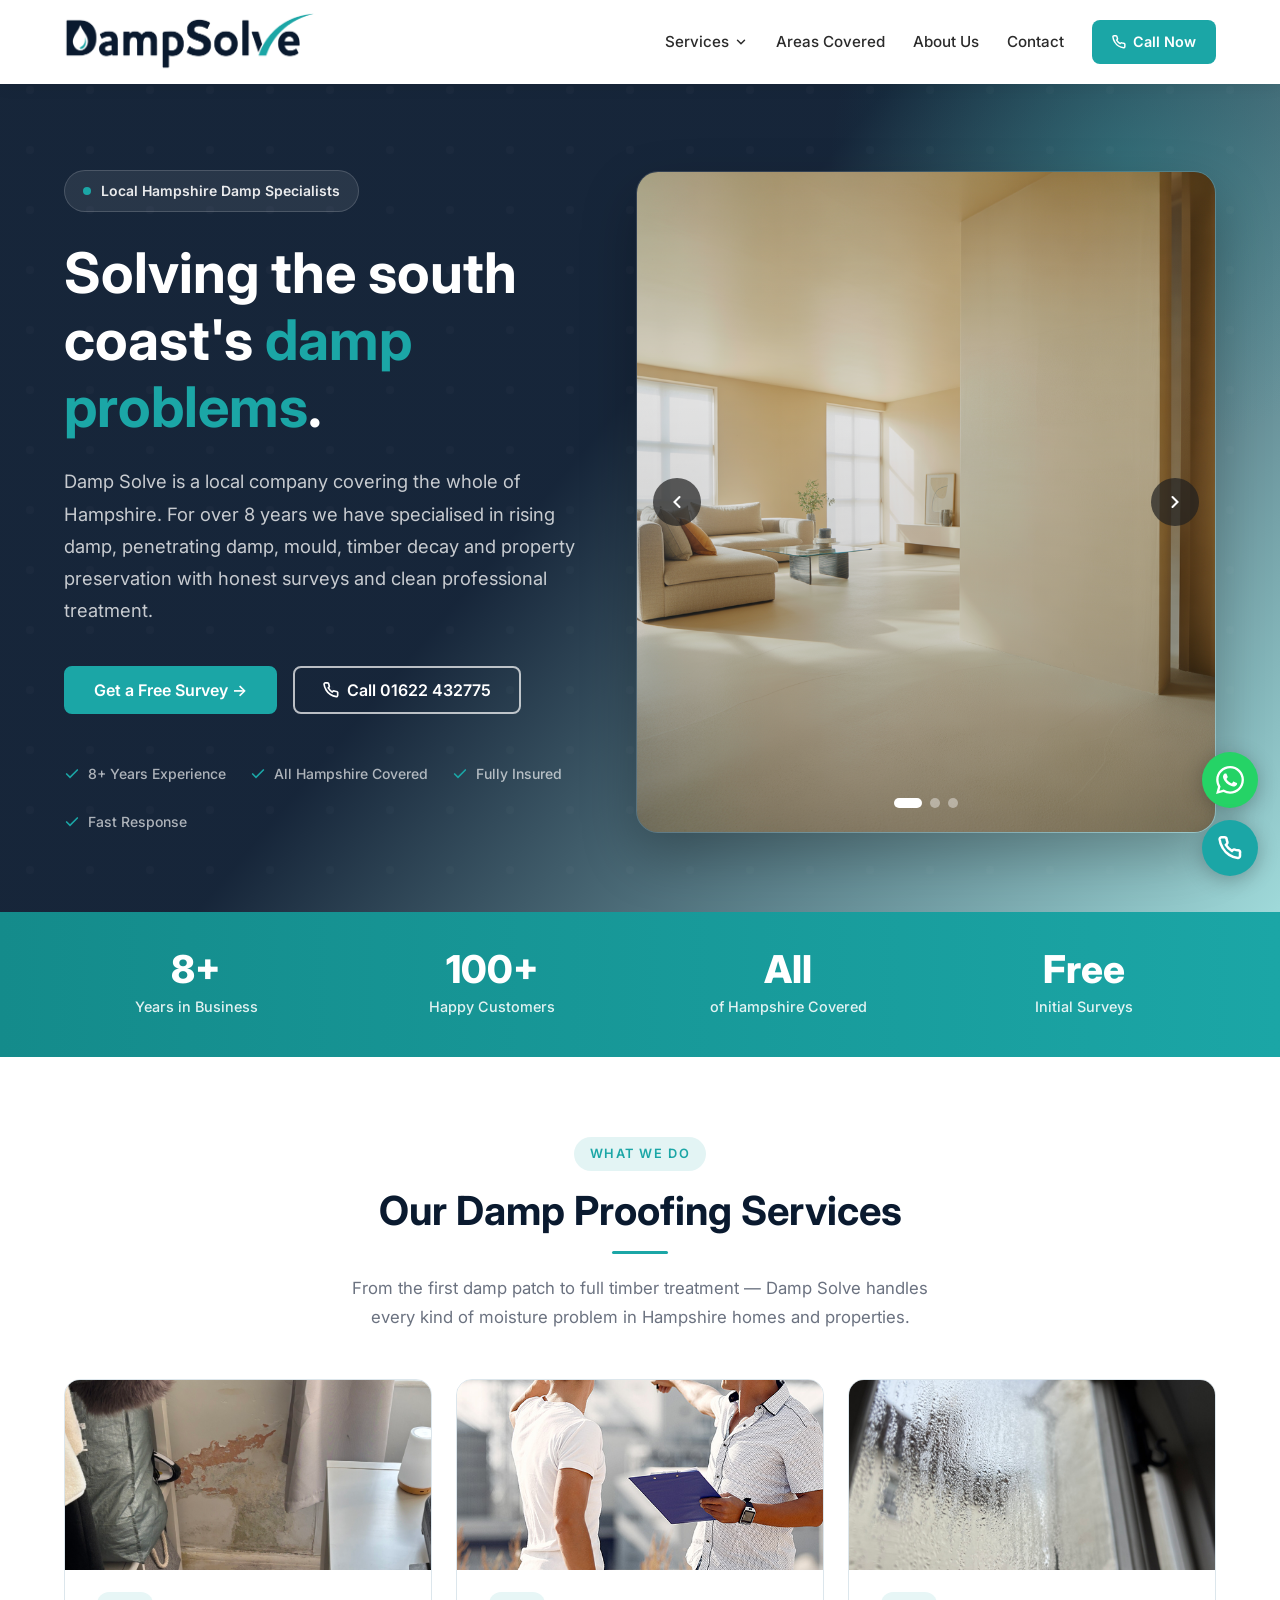
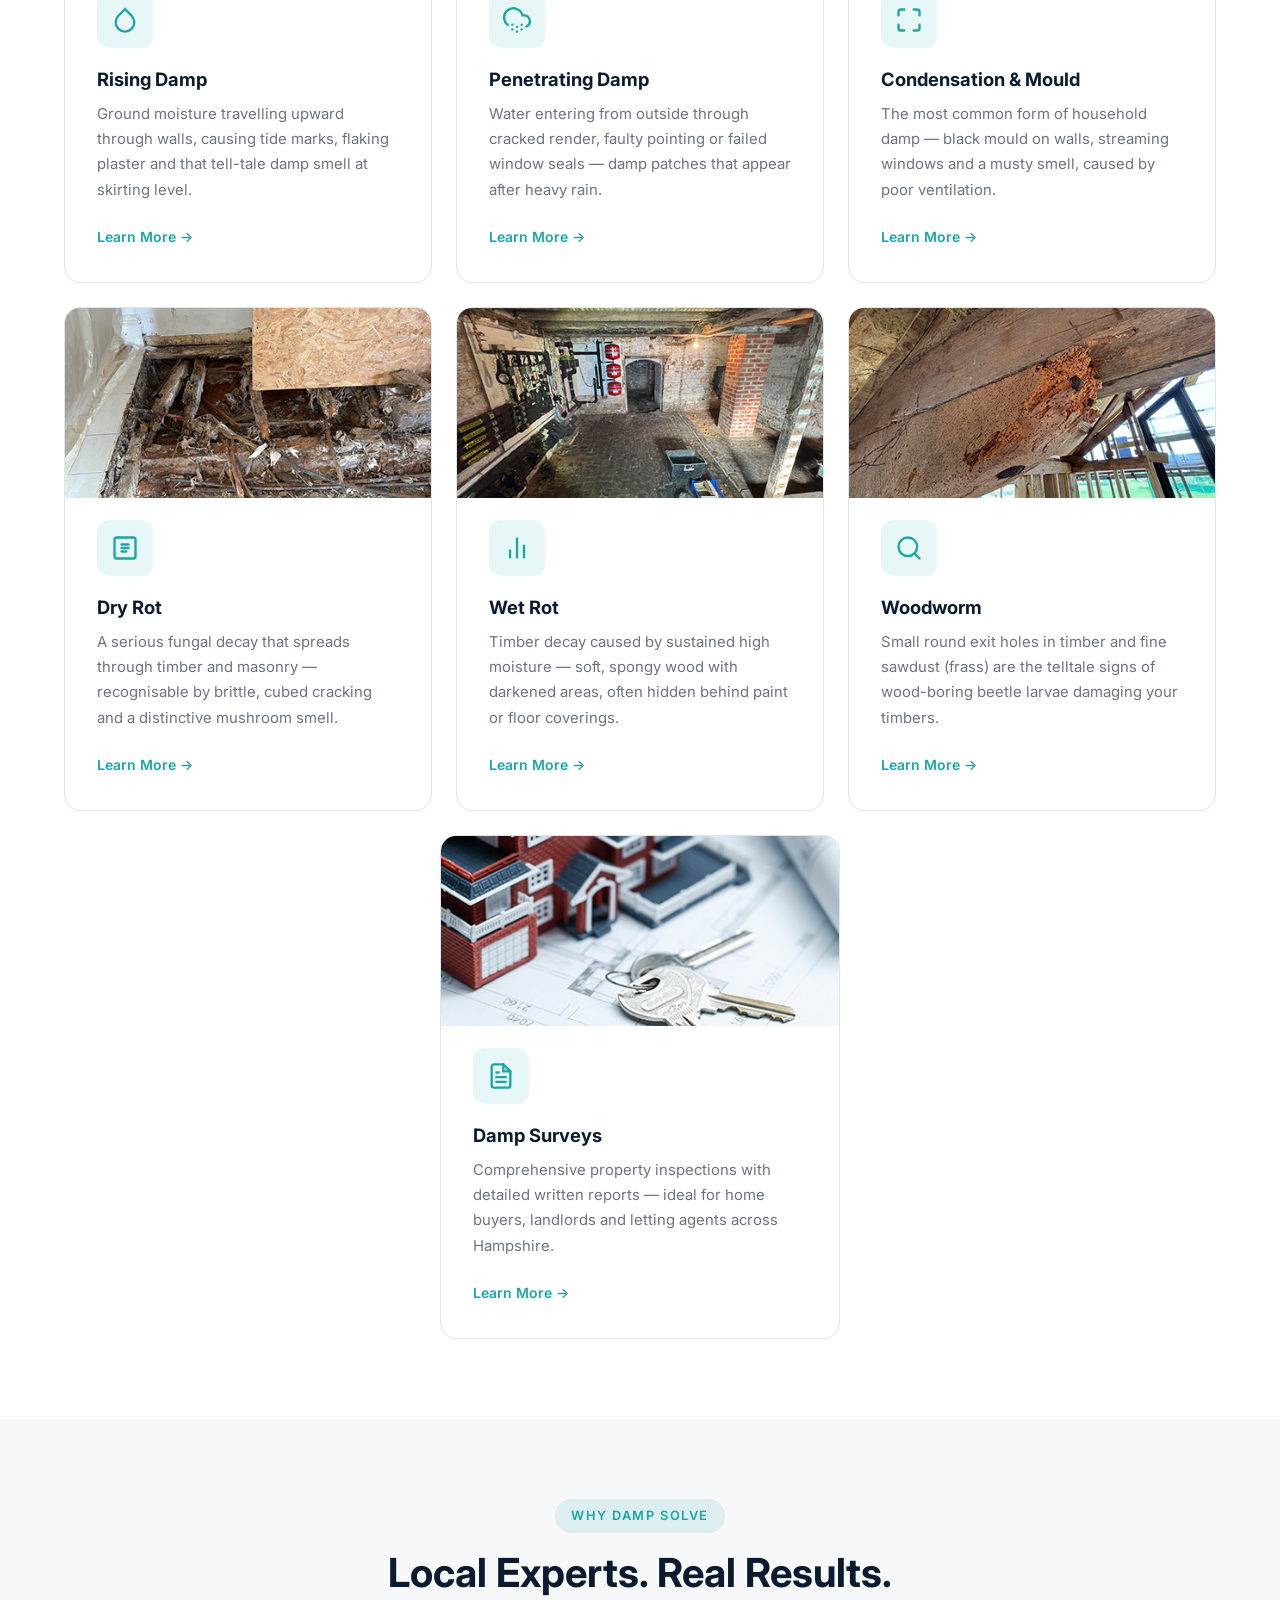
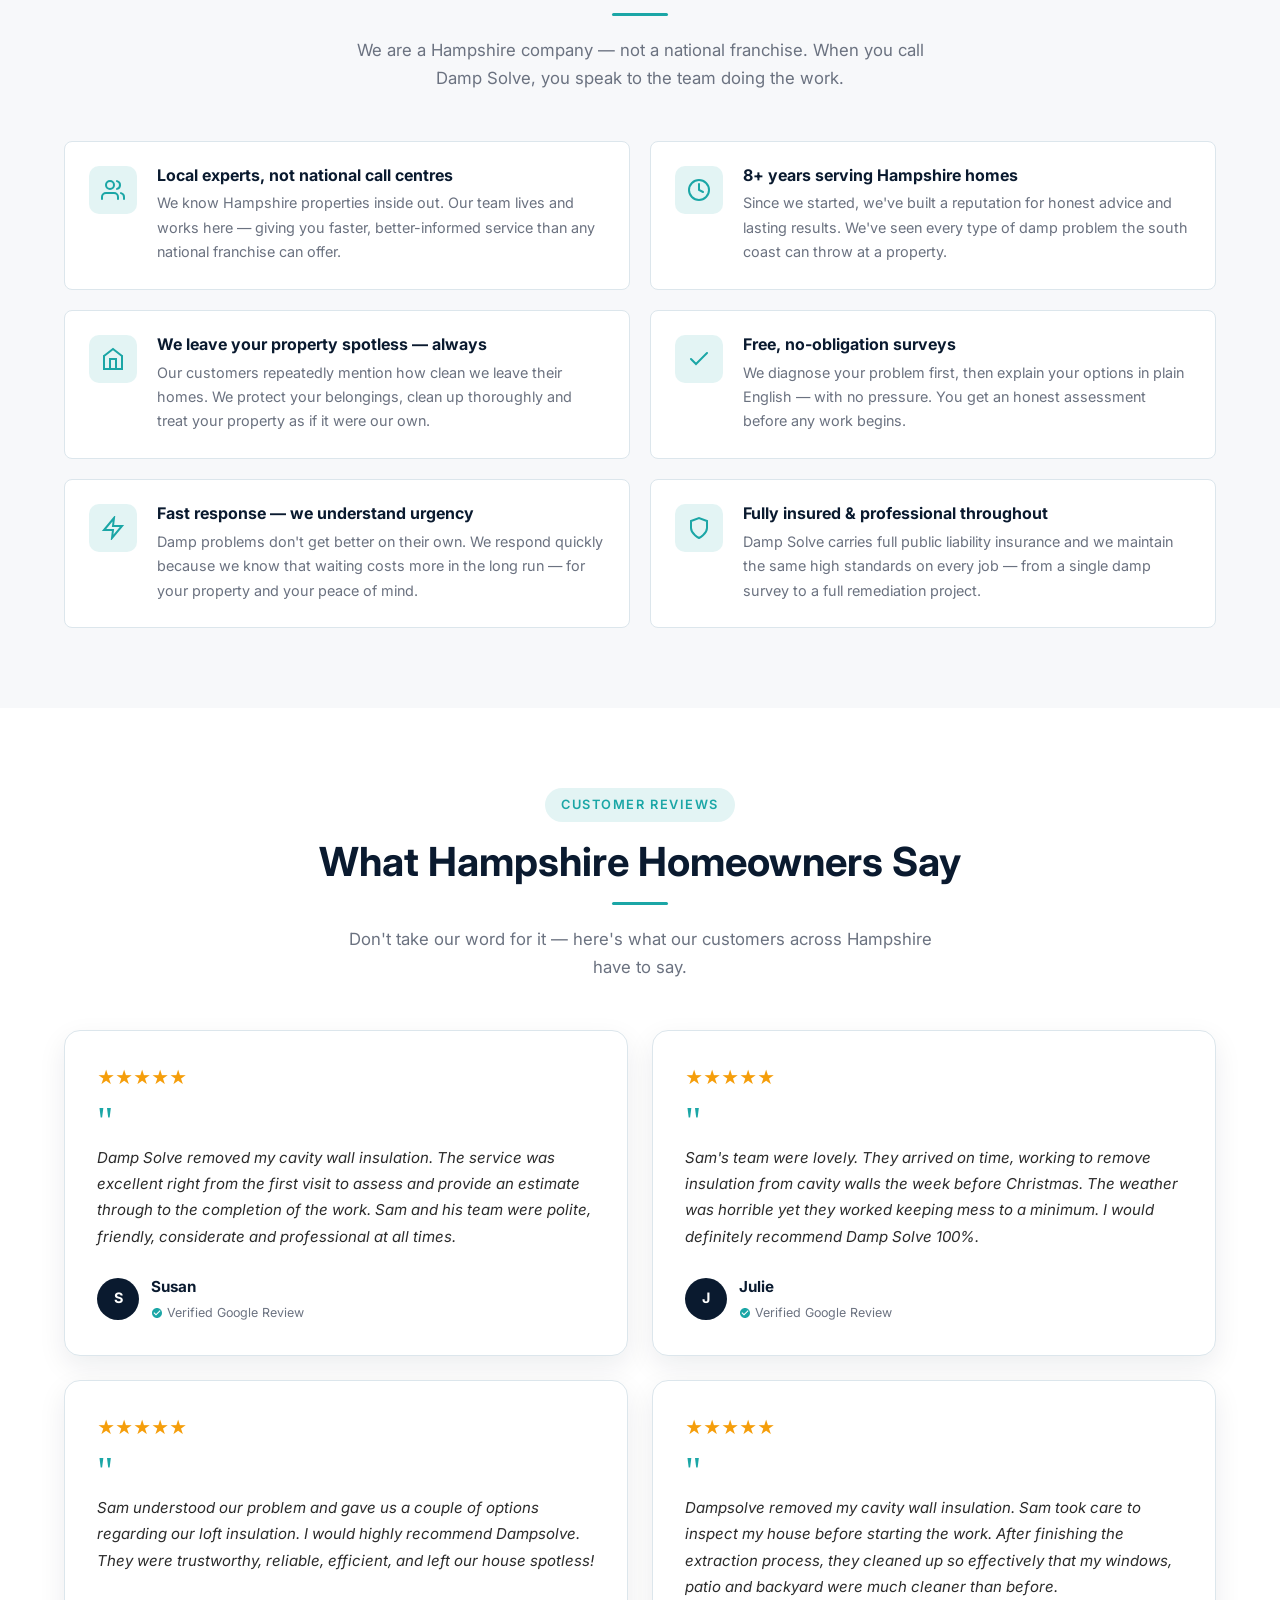
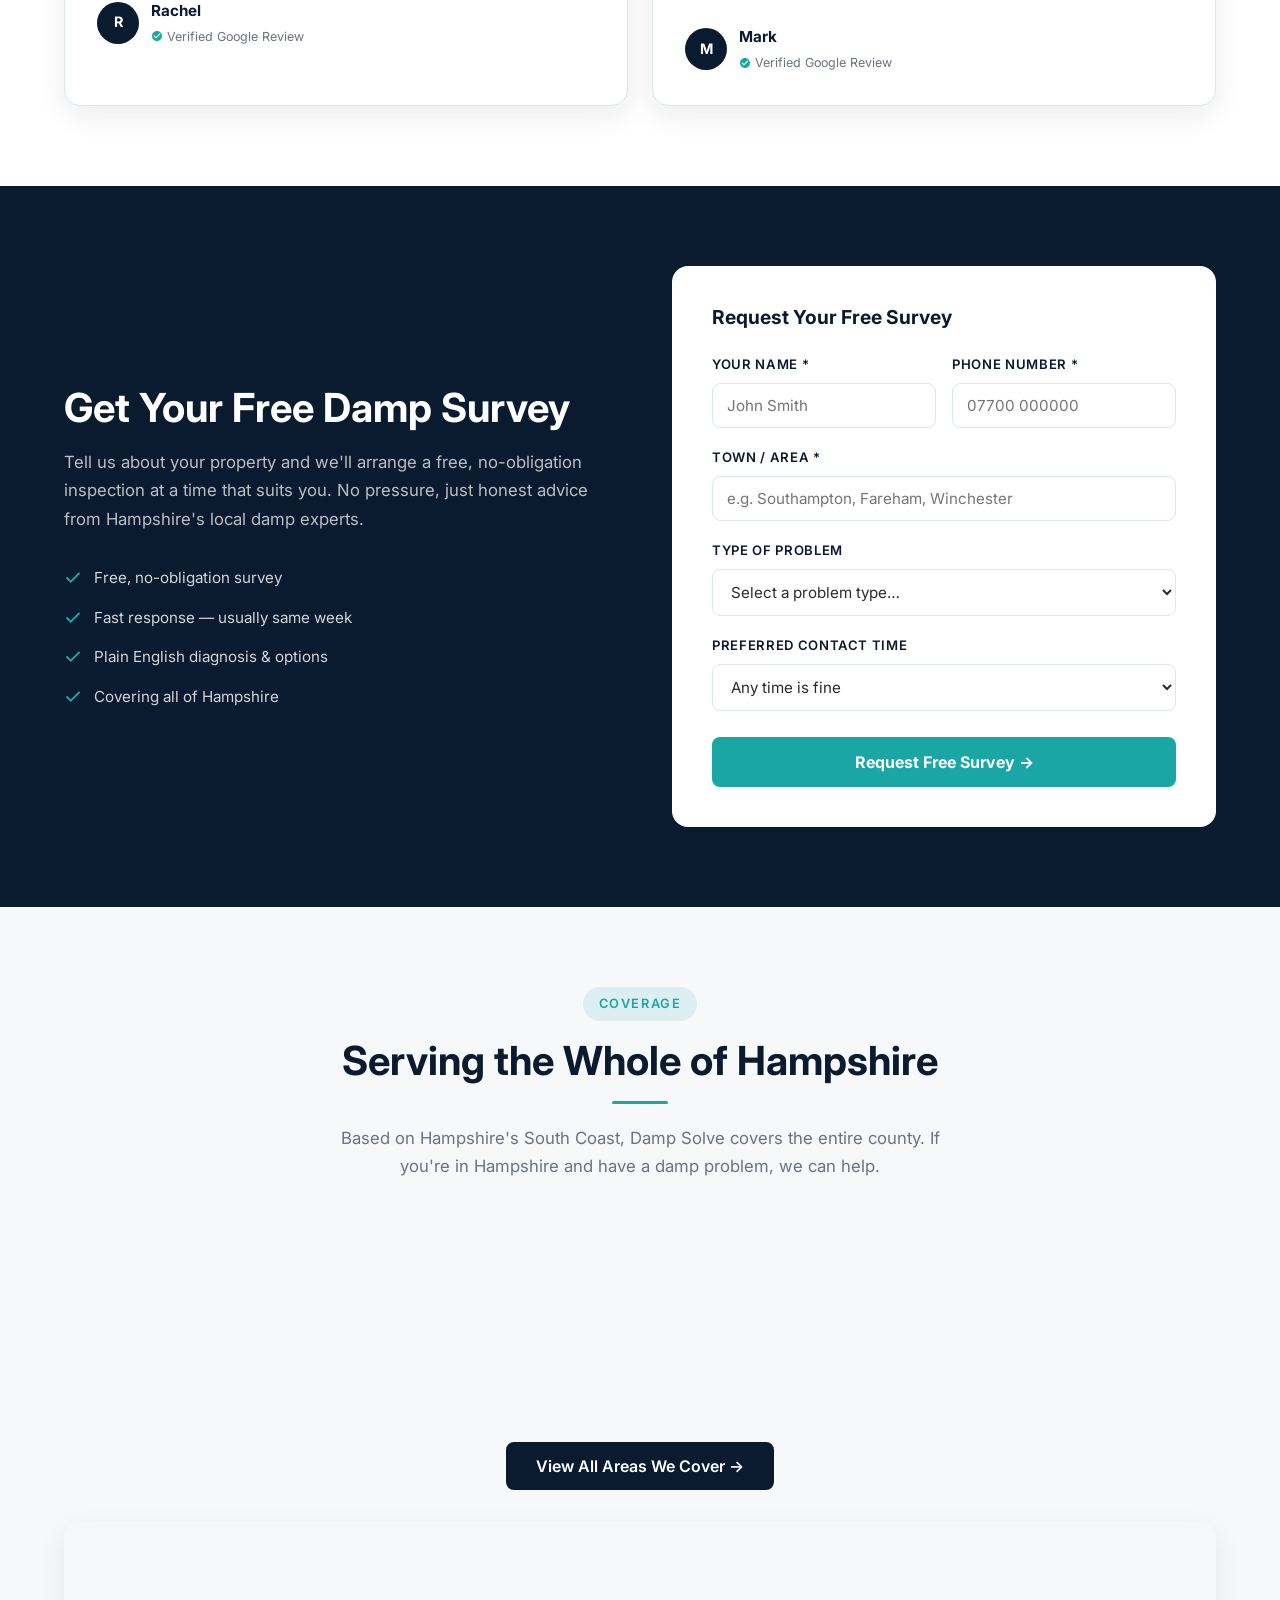
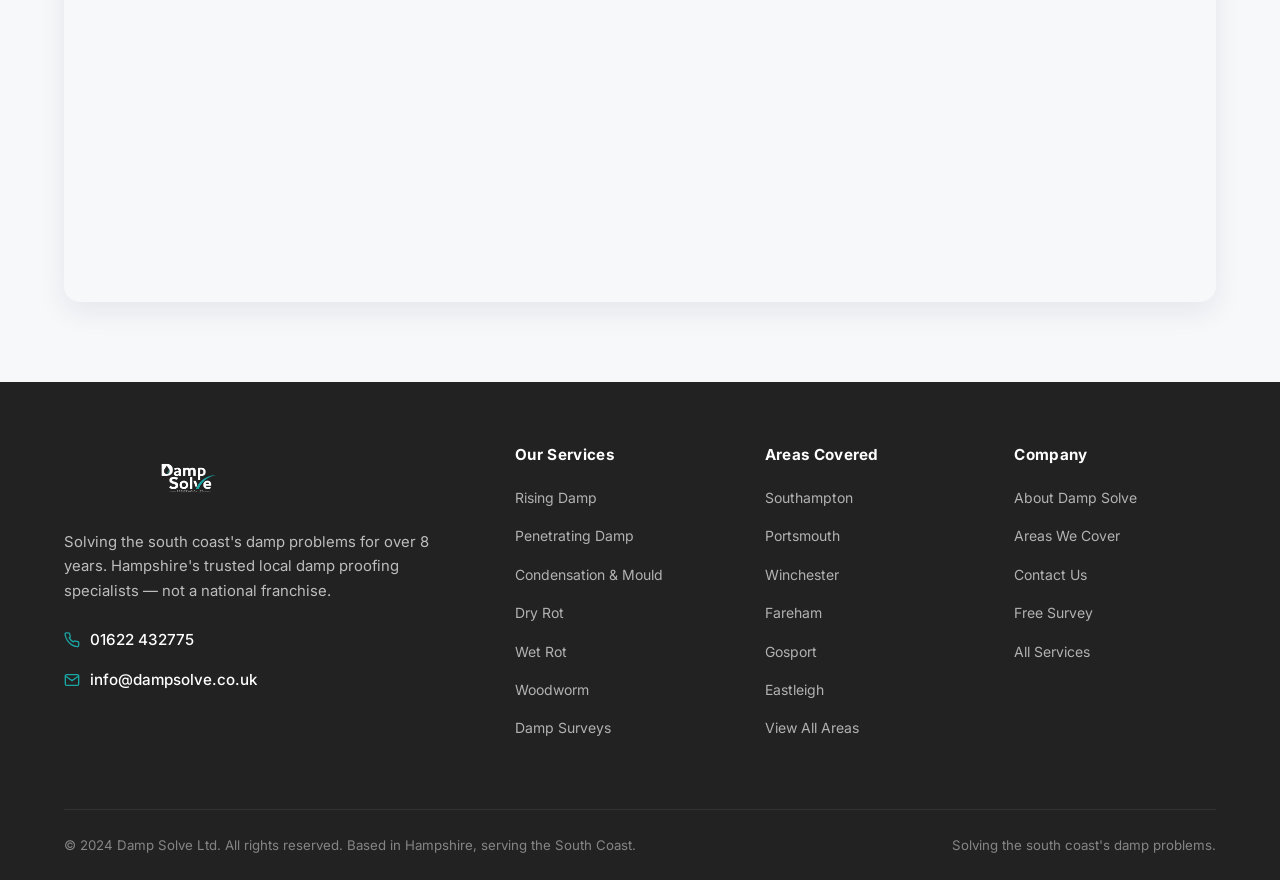
<file: index.html>
<!DOCTYPE html>
<html lang="en">
<head>
  <meta charset="UTF-8">
  <meta name="viewport" content="width=device-width, initial-scale=1.0">
  <title>Damp Solve — Hampshire's Trusted Damp Proofing Specialists</title>
  <meta name="description" content="Damp Solve are Hampshire's local damp proofing experts. Rising damp, dry rot, wet rot, mould, woodworm & damp surveys across the South Coast for 8+ years.">
  <link rel="preconnect" href="https://fonts.googleapis.com">
  <link rel="preconnect" href="https://fonts.gstatic.com" crossorigin>
  <link href="https://fonts.googleapis.com/css2?family=Inter:wght@400;500;600;700;800&display=swap" rel="stylesheet">
  <link rel="stylesheet" href="css/styles.css">
</head>
<body>

<!-- ══ NAVIGATION ══════════════════════════════════════════════ -->
<nav class="nav" id="nav" role="navigation" aria-label="Main navigation">
  <div class="container">
    <div class="nav__inner">
      <a href="index.html" class="nav__logo" aria-label="Damp Solve home"><img src="assets/images/logo-16.png" alt="Damp Solve" style="height: 100%; width: auto;"></a>

      <div class="nav__links">
        <div class="nav__dropdown">
          <div class="nav__dropdown-toggle" role="button" aria-haspopup="true" aria-expanded="false" tabindex="0">
            Services
            <svg class="chevron" width="14" height="14" viewBox="0 0 24 24" fill="none" stroke="currentColor" stroke-width="2.5" stroke-linecap="round"><polyline points="6 9 12 15 18 9"/></svg>
          </div>
          <div class="nav__dropdown-menu">
            <a href="services/rising-damp.html">Rising Damp</a>
            <a href="services/penetrating-damp.html">Penetrating Damp</a>
            <a href="services/condensation-mould.html">Condensation &amp; Mould</a>
            <a href="services/dry-rot.html">Dry Rot</a>
            <a href="services/wet-rot.html">Wet Rot</a>
            <a href="services/woodworm.html">Woodworm</a>
            <a href="services/damp-surveys.html">Damp Surveys</a>
          </div>
        </div>
        <a href="areas.html" class="nav__link">Areas Covered</a>
        <a href="about.html" class="nav__link">About Us</a>
        <a href="contact.html" class="nav__link">Contact</a>
        <a href="tel:+441622432775" class="nav__cta">
          <svg width="14" height="14" viewBox="0 0 24 24" fill="none" stroke="currentColor" stroke-width="2.5" stroke-linecap="round"><path d="M22 16.92v3a2 2 0 0 1-2.18 2 19.79 19.79 0 0 1-8.63-3.07A19.5 19.5 0 0 1 4.69 12 19.79 19.79 0 0 1 1.61 3.41 2 2 0 0 1 3.6 1.26h3a2 2 0 0 1 2 1.72 12.84 12.84 0 0 0 .7 2.81 2 2 0 0 1-.45 2.11L7.91 8.91a16 16 0 0 0 6 6l.86-.87a2 2 0 0 1 2.11-.45 12.84 12.84 0 0 0 2.81.7A2 2 0 0 1 22 16.92z"/></svg>
          Call Now
        </a>
      </div>

      <button class="nav__hamburger" id="hamburger" aria-label="Open menu" aria-expanded="false" aria-controls="mobileMenu">
        <span></span><span></span><span></span>
      </button>
    </div>
  </div>

  <div class="nav__mobile" id="mobileMenu" role="dialog" aria-label="Mobile menu">
    <div class="nav__mobile-services">
      <div class="nav__mobile-services-title">Our Services</div>
      <a href="services/rising-damp.html">Rising Damp</a>
      <a href="services/penetrating-damp.html">Penetrating Damp</a>
      <a href="services/condensation-mould.html">Condensation &amp; Mould</a>
      <a href="services/dry-rot.html">Dry Rot</a>
      <a href="services/wet-rot.html">Wet Rot</a>
      <a href="services/woodworm.html">Woodworm</a>
      <a href="services/damp-surveys.html">Damp Surveys</a>
    </div>
    <a href="areas.html"   class="nav__mobile-link">Areas Covered</a>
    <a href="about.html"   class="nav__mobile-link">About Us</a>
    <a href="contact.html" class="nav__mobile-link">Contact</a>
    <div class="nav__mobile-cta">
      <a href="tel:+441622432775">
        <svg width="16" height="16" viewBox="0 0 24 24" fill="none" stroke="currentColor" stroke-width="2.5" stroke-linecap="round" style="vertical-align:middle;margin-right:6px"><path d="M22 16.92v3a2 2 0 0 1-2.18 2 19.79 19.79 0 0 1-8.63-3.07A19.5 19.5 0 0 1 4.69 12 19.79 19.79 0 0 1 1.61 3.41 2 2 0 0 1 3.6 1.26h3a2 2 0 0 1 2 1.72 12.84 12.84 0 0 0 .7 2.81 2 2 0 0 1-.45 2.11L7.91 8.91a16 16 0 0 0 6 6l.86-.87a2 2 0 0 1 2.11-.45 12.84 12.84 0 0 0 2.81.7A2 2 0 0 1 22 16.92z"/></svg>
        Call Now — Free Survey Available
      </a>
    </div>
  </div>
</nav>

<!-- ══ HERO ════════════════════════════════════════════════════ -->
<section class="hero" aria-label="Hero">
  <div class="hero__main">
    <div class="container">
      <div class="hero__layout">
        <div class="hero__content">
          <div class="hero__badge">
            <span class="hero__badge-dot"></span>
            Local Hampshire Damp Specialists
          </div>
          <h1>Solving the south coast's <span class="accent">damp problems</span>.</h1>
          <p class="hero__sub">Damp Solve is a local company covering the whole of Hampshire. For over 8 years we have specialised in rising damp, penetrating damp, mould, timber decay and property preservation with honest surveys and clean professional treatment.</p>
          <div class="hero__ctas">
            <a href="contact.html#survey" class="btn btn--primary">Get a Free Survey &rarr;</a>
            <a href="tel:+441622432775" class="btn btn--secondary">
              <svg width="16" height="16" viewBox="0 0 24 24" fill="none" stroke="currentColor" stroke-width="2.5" stroke-linecap="round"><path d="M22 16.92v3a2 2 0 0 1-2.18 2 19.79 19.79 0 0 1-8.63-3.07A19.5 19.5 0 0 1 4.69 12 19.79 19.79 0 0 1 1.61 3.41 2 2 0 0 1 3.6 1.26h3a2 2 0 0 1 2 1.72 12.84 12.84 0 0 0 .7 2.81 2 2 0 0 1-.45 2.11L7.91 8.91a16 16 0 0 0 6 6l.86-.87a2 2 0 0 1 2.11-.45 12.84 12.84 0 0 0 2.81.7A2 2 0 0 1 22 16.92z"/></svg>
              Call 01622 432775
            </a>
          </div>
          <div class="hero__trust-strip">
            <span class="hero__trust-item">
              <svg width="16" height="16" viewBox="0 0 24 24" fill="none" stroke="currentColor" stroke-width="2.5" stroke-linecap="round"><polyline points="20 6 9 17 4 12"/></svg>
              8+ Years Experience
            </span>
            <span class="hero__trust-item">
              <svg width="16" height="16" viewBox="0 0 24 24" fill="none" stroke="currentColor" stroke-width="2.5" stroke-linecap="round"><polyline points="20 6 9 17 4 12"/></svg>
              All Hampshire Covered
            </span>
            <span class="hero__trust-item">
              <svg width="16" height="16" viewBox="0 0 24 24" fill="none" stroke="currentColor" stroke-width="2.5" stroke-linecap="round"><polyline points="20 6 9 17 4 12"/></svg>
              Fully Insured
            </span>
            <span class="hero__trust-item">
              <svg width="16" height="16" viewBox="0 0 24 24" fill="none" stroke="currentColor" stroke-width="2.5" stroke-linecap="round"><polyline points="20 6 9 17 4 12"/></svg>
              Fast Response
            </span>
          </div>
        </div>
        <div class="hero__carousel animate-in delay-2" aria-label="Damp Solve work examples carousel">
          <div class="carousel__track" id="heroCarousel">
            <figure class="carousel__slide">
              <img src="assets/images/carousel-1.png" alt="Before and after damp treatment comparison">
            </figure>
            <figure class="carousel__slide">
              <img src="assets/images/carousel-2.png" alt="Professional damp surveyor with moisture detection equipment">
            </figure>
            <figure class="carousel__slide">
              <img src="assets/images/carousel-3.png" alt="Finished room after damp solution treatment">
            </figure>
          </div>
          <button class="carousel__control carousel__control--prev" aria-label="Previous image" id="carouselPrev">
            <svg width="20" height="20" viewBox="0 0 24 24" fill="none" stroke="currentColor" stroke-width="2.5" stroke-linecap="round"><polyline points="15 18 9 12 15 6"/></svg>
          </button>
          <button class="carousel__control carousel__control--next" aria-label="Next image" id="carouselNext">
            <svg width="20" height="20" viewBox="0 0 24 24" fill="none" stroke="currentColor" stroke-width="2.5" stroke-linecap="round"><polyline points="9 18 15 12 9 6"/></svg>
          </button>
          <div class="carousel__indicators" id="carouselIndicators">
            <button class="carousel__dot carousel__dot--active" aria-label="Go to image 1" data-slide="0"></button>
            <button class="carousel__dot" aria-label="Go to image 2" data-slide="1"></button>
            <button class="carousel__dot" aria-label="Go to image 3" data-slide="2"></button>
          </div>
        </div>
      </div>
    </div>
  </div>
</section>

<!-- ══ STATS BAR ═══════════════════════════════════════════════ -->
<section class="stats-bar" aria-label="Key statistics">
  <div class="container">
    <div class="stats-bar__grid">
      <div class="stat animate-in">
        <div class="stat__number"><span data-count="8" data-suffix="+">8+</span></div>
        <div class="stat__label">Years in Business</div>
      </div>
      <div class="stat animate-in delay-1">
        <div class="stat__number"><span data-count="100" data-suffix="+">100+</span></div>
        <div class="stat__label">Happy Customers</div>
      </div>
      <div class="stat animate-in delay-2">
        <div class="stat__number">All</div>
        <div class="stat__label">of Hampshire Covered</div>
      </div>
      <div class="stat animate-in delay-3">
        <div class="stat__number">Free</div>
        <div class="stat__label">Initial Surveys</div>
      </div>
    </div>
  </div>
</section>

<!-- ══ SERVICES ════════════════════════════════════════════════ -->
<section class="section" aria-labelledby="services-heading">
  <div class="container">
    <div class="section-header">
      <span class="label">What We Do</span>
      <h2 id="services-heading">Our Damp Proofing Services</h2>
      <div class="divider"></div>
      <p>From the first damp patch to full timber treatment — Damp Solve handles every kind of moisture problem in Hampshire homes and properties.</p>
    </div>
    <div class="services-grid">

      <article class="service-card animate-in">
        <div class="service-card__icon">
          <svg width="28" height="28" viewBox="0 0 24 24" fill="none" stroke="currentColor" stroke-width="2" stroke-linecap="round"><path d="M12 2.69l5.66 5.66a8 8 0 1 1-11.31 0z"/></svg>
        </div>
        <h3>Rising Damp</h3>
        <p>Ground moisture travelling upward through walls, causing tide marks, flaking plaster and that tell-tale damp smell at skirting level.</p>
        <a href="services/rising-damp.html" class="service-card__link">Learn More &rarr;</a>
      </article>

      <article class="service-card animate-in delay-1">
        <div class="service-card__icon">
          <svg width="28" height="28" viewBox="0 0 24 24" fill="none" stroke="currentColor" stroke-width="2" stroke-linecap="round"><path d="M20 17.58A5 5 0 0 0 18 8h-1.26A8 8 0 1 0 4 16.25"/><line x1="8" y1="16" x2="8.01" y2="16"/><line x1="8" y1="20" x2="8.01" y2="20"/><line x1="12" y1="18" x2="12.01" y2="18"/><line x1="12" y1="22" x2="12.01" y2="22"/><line x1="16" y1="16" x2="16.01" y2="16"/><line x1="16" y1="20" x2="16.01" y2="20"/></svg>
        </div>
        <h3>Penetrating Damp</h3>
        <p>Water entering from outside through cracked render, faulty pointing or failed window seals — damp patches that appear after heavy rain.</p>
        <a href="services/penetrating-damp.html" class="service-card__link">Learn More &rarr;</a>
      </article>

      <article class="service-card animate-in delay-2">
        <div class="service-card__icon">
          <svg width="28" height="28" viewBox="0 0 24 24" fill="none" stroke="currentColor" stroke-width="2" stroke-linecap="round"><path d="M8 3H5a2 2 0 0 0-2 2v3m18 0V5a2 2 0 0 0-2-2h-3m0 18h3a2 2 0 0 0 2-2v-3M3 16v3a2 2 0 0 0 2 2h3"/></svg>
        </div>
        <h3>Condensation &amp; Mould</h3>
        <p>The most common form of household damp — black mould on walls, streaming windows and a musty smell, caused by poor ventilation.</p>
        <a href="services/condensation-mould.html" class="service-card__link">Learn More &rarr;</a>
      </article>

      <article class="service-card animate-in delay-3">
        <div class="service-card__icon">
          <svg width="28" height="28" viewBox="0 0 24 24" fill="none" stroke="currentColor" stroke-width="2" stroke-linecap="round"><rect x="3" y="3" width="18" height="18" rx="2"/><path d="M9 9h6M9 12h6M9 15h4"/></svg>
        </div>
        <h3>Dry Rot</h3>
        <p>A serious fungal decay that spreads through timber and masonry — recognisable by brittle, cubed cracking and a distinctive mushroom smell.</p>
        <a href="services/dry-rot.html" class="service-card__link">Learn More &rarr;</a>
      </article>

      <article class="service-card animate-in delay-4">
        <div class="service-card__icon">
          <svg width="28" height="28" viewBox="0 0 24 24" fill="none" stroke="currentColor" stroke-width="2" stroke-linecap="round"><path d="M18 20V10"/><path d="M12 20V4"/><path d="M6 20v-6"/></svg>
        </div>
        <h3>Wet Rot</h3>
        <p>Timber decay caused by sustained high moisture — soft, spongy wood with darkened areas, often hidden behind paint or floor coverings.</p>
        <a href="services/wet-rot.html" class="service-card__link">Learn More &rarr;</a>
      </article>

      <article class="service-card animate-in delay-5">
        <div class="service-card__icon">
          <svg width="28" height="28" viewBox="0 0 24 24" fill="none" stroke="currentColor" stroke-width="2" stroke-linecap="round"><circle cx="11" cy="11" r="8"/><line x1="21" y1="21" x2="16.65" y2="16.65"/></svg>
        </div>
        <h3>Woodworm</h3>
        <p>Small round exit holes in timber and fine sawdust (frass) are the telltale signs of wood-boring beetle larvae damaging your timbers.</p>
        <a href="services/woodworm.html" class="service-card__link">Learn More &rarr;</a>
      </article>

      <article class="service-card animate-in" style="grid-column: 1 / -1; max-width: 400px; margin: 0 auto;">
        <div class="service-card__icon">
          <svg width="28" height="28" viewBox="0 0 24 24" fill="none" stroke="currentColor" stroke-width="2" stroke-linecap="round"><path d="M14 2H6a2 2 0 0 0-2 2v16a2 2 0 0 0 2 2h12a2 2 0 0 0 2-2V8z"/><polyline points="14 2 14 8 20 8"/><line x1="16" y1="13" x2="8" y2="13"/><line x1="16" y1="17" x2="8" y2="17"/><polyline points="10 9 9 9 8 9"/></svg>
        </div>
        <h3>Damp Surveys</h3>
        <p>Comprehensive property inspections with detailed written reports — ideal for home buyers, landlords and letting agents across Hampshire.</p>
        <a href="services/damp-surveys.html" class="service-card__link">Learn More &rarr;</a>
      </article>

    </div>
  </div>
</section>

<!-- ══ WHY CHOOSE US ═══════════════════════════════════════════ -->
<section class="section section--grey" aria-labelledby="why-heading">
  <div class="container">
    <div class="section-header">
      <span class="label">Why Damp Solve</span>
      <h2 id="why-heading">Local Experts. Real Results.</h2>
      <div class="divider"></div>
      <p>We are a Hampshire company — not a national franchise. When you call Damp Solve, you speak to the team doing the work.</p>
    </div>
    <div class="why-grid">
      <div class="why-item animate-in">
        <div class="why-item__icon">
          <svg width="24" height="24" viewBox="0 0 24 24" fill="none" stroke="currentColor" stroke-width="2" stroke-linecap="round"><path d="M17 21v-2a4 4 0 0 0-4-4H5a4 4 0 0 0-4 4v2"/><circle cx="9" cy="7" r="4"/><path d="M23 21v-2a4 4 0 0 0-3-3.87"/><path d="M16 3.13a4 4 0 0 1 0 7.75"/></svg>
        </div>
        <div>
          <h4>Local experts, not national call centres</h4>
          <p>We know Hampshire properties inside out. Our team lives and works here — giving you faster, better-informed service than any national franchise can offer.</p>
        </div>
      </div>
      <div class="why-item animate-in delay-1">
        <div class="why-item__icon">
          <svg width="24" height="24" viewBox="0 0 24 24" fill="none" stroke="currentColor" stroke-width="2" stroke-linecap="round"><circle cx="12" cy="12" r="10"/><polyline points="12 6 12 12 16 14"/></svg>
        </div>
        <div>
          <h4>8+ years serving Hampshire homes</h4>
          <p>Since we started, we've built a reputation for honest advice and lasting results. We've seen every type of damp problem the south coast can throw at a property.</p>
        </div>
      </div>
      <div class="why-item animate-in delay-2">
        <div class="why-item__icon">
          <svg width="24" height="24" viewBox="0 0 24 24" fill="none" stroke="currentColor" stroke-width="2" stroke-linecap="round"><polyline points="3 9 12 2 21 9"/><path d="M9 22V12h6v10M3 9v13h18V9"/></svg>
        </div>
        <div>
          <h4>We leave your property spotless — always</h4>
          <p>Our customers repeatedly mention how clean we leave their homes. We protect your belongings, clean up thoroughly and treat your property as if it were our own.</p>
        </div>
      </div>
      <div class="why-item animate-in delay-3">
        <div class="why-item__icon">
          <svg width="24" height="24" viewBox="0 0 24 24" fill="none" stroke="currentColor" stroke-width="2" stroke-linecap="round"><polyline points="20 6 9 17 4 12"/></svg>
        </div>
        <div>
          <h4>Free, no-obligation surveys</h4>
          <p>We diagnose your problem first, then explain your options in plain English — with no pressure. You get an honest assessment before any work begins.</p>
        </div>
      </div>
      <div class="why-item animate-in delay-4">
        <div class="why-item__icon">
          <svg width="24" height="24" viewBox="0 0 24 24" fill="none" stroke="currentColor" stroke-width="2" stroke-linecap="round"><polygon points="13 2 3 14 12 14 11 22 21 10 12 10 13 2"/></svg>
        </div>
        <div>
          <h4>Fast response — we understand urgency</h4>
          <p>Damp problems don't get better on their own. We respond quickly because we know that waiting costs more in the long run — for your property and your peace of mind.</p>
        </div>
      </div>
      <div class="why-item animate-in delay-5">
        <div class="why-item__icon">
          <svg width="24" height="24" viewBox="0 0 24 24" fill="none" stroke="currentColor" stroke-width="2" stroke-linecap="round"><path d="M12 22s8-4 8-10V5l-8-3-8 3v7c0 6 8 10 8 10z"/></svg>
        </div>
        <div>
          <h4>Fully insured &amp; professional throughout</h4>
          <p>Damp Solve carries full public liability insurance and we maintain the same high standards on every job — from a single damp survey to a full remediation project.</p>
        </div>
      </div>
    </div>
  </div>
</section>

<!-- ══ TESTIMONIALS ════════════════════════════════════════════ -->
<section class="section" aria-labelledby="testimonials-heading">
  <div class="container">
    <div class="section-header">
      <span class="label">Customer Reviews</span>
      <h2 id="testimonials-heading">What Hampshire Homeowners Say</h2>
      <div class="divider"></div>
      <p>Don't take our word for it — here's what our customers across Hampshire have to say.</p>
    </div>
    <div class="testimonials-grid">

      <div class="testimonial-card animate-in">
        <div class="testimonial-card__stars">★★★★★</div>
        <span class="testimonial-card__quote">"</span>
        <p class="testimonial-card__text">Damp Solve removed my cavity wall insulation. The service was excellent right from the first visit to assess and provide an estimate through to the completion of the work. Sam and his team were polite, friendly, considerate and professional at all times.</p>
        <div class="testimonial-card__author">
          <div class="testimonial-card__avatar">S</div>
          <div>
            <div class="testimonial-card__name">Susan</div>
            <div class="testimonial-card__verified">
              <svg width="12" height="12" viewBox="0 0 24 24" fill="var(--amber)"><path d="M12 2C6.48 2 2 6.48 2 12s4.48 10 10 10 10-4.48 10-10S17.52 2 12 2zm-2 15l-5-5 1.41-1.41L10 14.17l7.59-7.59L19 8l-9 9z"/></svg>
              Verified Google Review
            </div>
          </div>
        </div>
      </div>

      <div class="testimonial-card animate-in delay-1">
        <div class="testimonial-card__stars">★★★★★</div>
        <span class="testimonial-card__quote">"</span>
        <p class="testimonial-card__text">Sam's team were lovely. They arrived on time, working to remove insulation from cavity walls the week before Christmas. The weather was horrible yet they worked keeping mess to a minimum. I would definitely recommend Damp Solve 100%.</p>
        <div class="testimonial-card__author">
          <div class="testimonial-card__avatar">J</div>
          <div>
            <div class="testimonial-card__name">Julie</div>
            <div class="testimonial-card__verified">
              <svg width="12" height="12" viewBox="0 0 24 24" fill="var(--amber)"><path d="M12 2C6.48 2 2 6.48 2 12s4.48 10 10 10 10-4.48 10-10S17.52 2 12 2zm-2 15l-5-5 1.41-1.41L10 14.17l7.59-7.59L19 8l-9 9z"/></svg>
              Verified Google Review
            </div>
          </div>
        </div>
      </div>

      <div class="testimonial-card animate-in delay-2">
        <div class="testimonial-card__stars">★★★★★</div>
        <span class="testimonial-card__quote">"</span>
        <p class="testimonial-card__text">Sam understood our problem and gave us a couple of options regarding our loft insulation. I would highly recommend Dampsolve. They were trustworthy, reliable, efficient, and left our house spotless!</p>
        <div class="testimonial-card__author">
          <div class="testimonial-card__avatar">R</div>
          <div>
            <div class="testimonial-card__name">Rachel</div>
            <div class="testimonial-card__verified">
              <svg width="12" height="12" viewBox="0 0 24 24" fill="var(--amber)"><path d="M12 2C6.48 2 2 6.48 2 12s4.48 10 10 10 10-4.48 10-10S17.52 2 12 2zm-2 15l-5-5 1.41-1.41L10 14.17l7.59-7.59L19 8l-9 9z"/></svg>
              Verified Google Review
            </div>
          </div>
        </div>
      </div>

      <div class="testimonial-card animate-in delay-3">
        <div class="testimonial-card__stars">★★★★★</div>
        <span class="testimonial-card__quote">"</span>
        <p class="testimonial-card__text">Dampsolve removed my cavity wall insulation. Sam took care to inspect my house before starting the work. After finishing the extraction process, they cleaned up so effectively that my windows, patio and backyard were much cleaner than before.</p>
        <div class="testimonial-card__author">
          <div class="testimonial-card__avatar">M</div>
          <div>
            <div class="testimonial-card__name">Mark</div>
            <div class="testimonial-card__verified">
              <svg width="12" height="12" viewBox="0 0 24 24" fill="var(--amber)"><path d="M12 2C6.48 2 2 6.48 2 12s4.48 10 10 10 10-4.48 10-10S17.52 2 12 2zm-2 15l-5-5 1.41-1.41L10 14.17l7.59-7.59L19 8l-9 9z"/></svg>
              Verified Google Review
            </div>
          </div>
        </div>
      </div>

    </div>
  </div>
</section>

<!-- ══ LEAD FORM ════════════════════════════════════════════════ -->
<section class="lead-form-section" id="survey" aria-labelledby="form-heading">
  <div class="container">
    <div class="lead-form__inner">
      <div class="lead-form__content animate-in">
        <h2 id="form-heading">Get Your Free Damp Survey</h2>
        <p>Tell us about your property and we'll arrange a free, no-obligation inspection at a time that suits you. No pressure, just honest advice from Hampshire's local damp experts.</p>
        <div class="lead-form__perks">
          <div class="lead-form__perk">
            <svg width="18" height="18" viewBox="0 0 24 24" fill="none" stroke="currentColor" stroke-width="2.5" stroke-linecap="round"><polyline points="20 6 9 17 4 12"/></svg>
            Free, no-obligation survey
          </div>
          <div class="lead-form__perk">
            <svg width="18" height="18" viewBox="0 0 24 24" fill="none" stroke="currentColor" stroke-width="2.5" stroke-linecap="round"><polyline points="20 6 9 17 4 12"/></svg>
            Fast response — usually same week
          </div>
          <div class="lead-form__perk">
            <svg width="18" height="18" viewBox="0 0 24 24" fill="none" stroke="currentColor" stroke-width="2.5" stroke-linecap="round"><polyline points="20 6 9 17 4 12"/></svg>
            Plain English diagnosis &amp; options
          </div>
          <div class="lead-form__perk">
            <svg width="18" height="18" viewBox="0 0 24 24" fill="none" stroke="currentColor" stroke-width="2.5" stroke-linecap="round"><polyline points="20 6 9 17 4 12"/></svg>
            Covering all of Hampshire
          </div>
        </div>
      </div>
      <div class="form-card animate-in delay-2">
        <h3>Request Your Free Survey</h3>
        <form action="#" method="post" data-form="survey" novalidate>
          <div class="form-row">
            <div class="form-group">
              <label for="name">Your Name *</label>
              <input type="text" id="name" name="name" placeholder="John Smith" required>
            </div>
            <div class="form-group">
              <label for="phone">Phone Number *</label>
              <input type="tel" id="phone" name="phone" placeholder="07700 000000" required>
            </div>
          </div>
          <div class="form-group">
            <label for="town">Town / Area *</label>
            <input type="text" id="town" name="town" placeholder="e.g. Southampton, Fareham, Winchester" required>
          </div>
          <div class="form-group">
            <label for="problem">Type of Problem</label>
            <select id="problem" name="problem">
              <option value="">Select a problem type…</option>
              <option>Rising Damp</option>
              <option>Penetrating Damp</option>
              <option>Condensation / Mould</option>
              <option>Dry Rot</option>
              <option>Wet Rot</option>
              <option>Woodworm</option>
              <option>Damp Survey (buying a property)</option>
              <option>Not Sure — Need a Survey</option>
            </select>
          </div>
          <div class="form-group">
            <label for="contact-time">Preferred Contact Time</label>
            <select id="contact-time" name="contact_time">
              <option value="">Any time is fine</option>
              <option>Morning (9am–12pm)</option>
              <option>Afternoon (12pm–5pm)</option>
              <option>Evening (5pm–7pm)</option>
            </select>
          </div>
          <button type="submit" class="form-submit">Request Free Survey &rarr;</button>
        </form>
      </div>
    </div>
  </div>
</section>

<!-- ══ AREAS COVERED ═══════════════════════════════════════════ -->
<section class="section section--grey" aria-labelledby="areas-heading">
  <div class="container">
    <div class="section-header">
      <span class="label">Coverage</span>
      <h2 id="areas-heading">Serving the Whole of Hampshire</h2>
      <div class="divider"></div>
      <p>Based on Hampshire's South Coast, Damp Solve covers the entire county. If you're in Hampshire and have a damp problem, we can help.</p>
    </div>
    <div class="areas-grid">
      <div class="area-tag animate-in">Southampton</div>
      <div class="area-tag animate-in delay-1">Portsmouth</div>
      <div class="area-tag animate-in delay-2">Winchester</div>
      <div class="area-tag animate-in delay-3">Fareham</div>
      <div class="area-tag animate-in">Gosport</div>
      <div class="area-tag animate-in delay-1">Havant</div>
      <div class="area-tag animate-in delay-2">Eastleigh</div>
      <div class="area-tag animate-in delay-3">Romsey</div>
      <div class="area-tag animate-in">Andover</div>
      <div class="area-tag animate-in delay-1">Basingstoke</div>
      <div class="area-tag animate-in delay-2">Lymington</div>
      <div class="area-tag animate-in delay-3">New Forest</div>
    </div>
    <div class="text-center mt-3">
      <a href="areas.html" class="btn btn--navy">View All Areas We Cover &rarr;</a>
    </div>
    <div class="map-embed animate-in mt-2">
      <iframe
        src="https://www.google.com/maps/embed?pb=!1m14!1m12!1m3!1d164000!2d-1.3987!3d50.9097!2m3!1f0!2f0!3f0!3m2!1i1024!2i768!4f13.1!5e0!3m2!1sen!2suk!4v1680000000000!5m2!1sen!2suk"
        width="100%"
        height="380"
        style="border:0;"
        allowfullscreen=""
        loading="lazy"
        referrerpolicy="no-referrer-when-downgrade"
        title="Damp Solve coverage area — Hampshire">
      </iframe>
    </div>
  </div>
</section>

<!-- ══ FOOTER ══════════════════════════════════════════════════ -->
<footer class="footer" role="contentinfo">
  <div class="container">
    <div class="footer__grid">
      <div>
        <div class="footer__logo" style="background: none;">
          <img src="assets/images/logo-08.png" alt="Damp Solve" style="height: 100%; width: 100%; object-fit: contain;">
        </div>
        <p class="footer__tagline">Solving the south coast's damp problems for over 8 years. Hampshire's trusted local damp proofing specialists — not a national franchise.</p>
        <a href="tel:+441622432775" class="footer__contact-link">
          <svg width="16" height="16" viewBox="0 0 24 24" fill="none" stroke="currentColor" stroke-width="2" stroke-linecap="round"><path d="M22 16.92v3a2 2 0 0 1-2.18 2 19.79 19.79 0 0 1-8.63-3.07A19.5 19.5 0 0 1 4.69 12 19.79 19.79 0 0 1 1.61 3.41 2 2 0 0 1 3.6 1.26h3a2 2 0 0 1 2 1.72 12.84 12.84 0 0 0 .7 2.81 2 2 0 0 1-.45 2.11L7.91 8.91a16 16 0 0 0 6 6l.86-.87a2 2 0 0 1 2.11-.45 12.84 12.84 0 0 0 2.81.7A2 2 0 0 1 22 16.92z"/></svg>
          01622 432775
        </a>
        <a href="mailto:info@dampsolve.co.uk" class="footer__contact-link">
          <svg width="16" height="16" viewBox="0 0 24 24" fill="none" stroke="currentColor" stroke-width="2" stroke-linecap="round"><path d="M4 4h16c1.1 0 2 .9 2 2v12c0 1.1-.9 2-2 2H4c-1.1 0-2-.9-2-2V6c0-1.1.9-2 2-2z"/><polyline points="22,6 12,13 2,6"/></svg>
          info@dampsolve.co.uk
        </a>
      </div>
      <div class="footer__col">
        <h4>Our Services</h4>
        <ul>
          <li><a href="services/rising-damp.html">Rising Damp</a></li>
          <li><a href="services/penetrating-damp.html">Penetrating Damp</a></li>
          <li><a href="services/condensation-mould.html">Condensation &amp; Mould</a></li>
          <li><a href="services/dry-rot.html">Dry Rot</a></li>
          <li><a href="services/wet-rot.html">Wet Rot</a></li>
          <li><a href="services/woodworm.html">Woodworm</a></li>
          <li><a href="services/damp-surveys.html">Damp Surveys</a></li>
        </ul>
      </div>
      <div class="footer__col">
        <h4>Areas Covered</h4>
        <ul>
          <li><a href="areas.html">Southampton</a></li>
          <li><a href="areas.html">Portsmouth</a></li>
          <li><a href="areas.html">Winchester</a></li>
          <li><a href="areas.html">Fareham</a></li>
          <li><a href="areas.html">Gosport</a></li>
          <li><a href="areas.html">Eastleigh</a></li>
          <li><a href="areas.html">View All Areas</a></li>
        </ul>
      </div>
      <div class="footer__col">
        <h4>Company</h4>
        <ul>
          <li><a href="about.html">About Damp Solve</a></li>
          <li><a href="areas.html">Areas We Cover</a></li>
          <li><a href="contact.html">Contact Us</a></li>
          <li><a href="contact.html#survey">Free Survey</a></li>
          <li><a href="services.html">All Services</a></li>
        </ul>
      </div>
    </div>
    <div class="footer__bottom">
      <p>&copy; 2024 Damp Solve Ltd. All rights reserved. Based in Hampshire, serving the South Coast.</p>
      <p>Solving the south coast's damp problems.</p>
    </div>
  </div>
</footer>

<!-- ══ FLOATING BUTTONS ════════════════════════════════════════ -->
<div class="floating-btns" role="complementary" aria-label="Quick contact">
  <a href="https://wa.me/441622432775" class="float-btn float-btn--whatsapp" target="_blank" rel="noopener" aria-label="Contact us on WhatsApp">
    <svg width="28" height="28" viewBox="0 0 24 24" fill="white"><path d="M17.472 14.382c-.297-.149-1.758-.867-2.03-.967-.273-.099-.471-.148-.67.15-.197.297-.767.966-.94 1.164-.173.199-.347.223-.644.075-.297-.15-1.255-.463-2.39-1.475-.883-.788-1.48-1.761-1.653-2.059-.173-.297-.018-.458.13-.606.134-.133.298-.347.446-.52.149-.174.198-.298.298-.497.099-.198.05-.371-.025-.52-.075-.149-.669-1.612-.916-2.207-.242-.579-.487-.5-.669-.51-.173-.008-.371-.01-.57-.01-.198 0-.52.074-.792.372-.272.297-1.04 1.016-1.04 2.479 0 1.462 1.065 2.875 1.213 3.074.149.198 2.096 3.2 5.077 4.487.709.306 1.262.489 1.694.625.712.227 1.36.195 1.871.118.571-.085 1.758-.719 2.006-1.413.248-.694.248-1.289.173-1.413-.074-.124-.272-.198-.57-.347m-5.421 7.403h-.004a9.87 9.87 0 0 1-5.031-1.378l-.361-.214-3.741.982.998-3.648-.235-.374a9.86 9.86 0 0 1-1.51-5.26c.001-5.45 4.436-9.884 9.888-9.884 2.64 0 5.122 1.03 6.988 2.898a9.825 9.825 0 0 1 2.893 6.994c-.003 5.45-4.437 9.884-9.885 9.884m8.413-18.297A11.815 11.815 0 0 0 12.05 0C5.495 0 .16 5.335.157 11.892c0 2.096.547 4.142 1.588 5.945L.057 24l6.305-1.654a11.882 11.882 0 0 0 5.683 1.448h.005c6.554 0 11.89-5.335 11.893-11.893a11.821 11.821 0 0 0-3.48-8.413Z"/></svg>
  </a>
  <a href="tel:+441622432775" class="float-btn float-btn--phone" aria-label="Call Damp Solve now">
    <svg width="24" height="24" viewBox="0 0 24 24" fill="none" stroke="white" stroke-width="2.5" stroke-linecap="round"><path d="M22 16.92v3a2 2 0 0 1-2.18 2 19.79 19.79 0 0 1-8.63-3.07A19.5 19.5 0 0 1 4.69 12 19.79 19.79 0 0 1 1.61 3.41 2 2 0 0 1 3.6 1.26h3a2 2 0 0 1 2 1.72 12.84 12.84 0 0 0 .7 2.81 2 2 0 0 1-.45 2.11L7.91 8.91a16 16 0 0 0 6 6l.86-.87a2 2 0 0 1 2.11-.45 12.84 12.84 0 0 0 2.81.7A2 2 0 0 1 22 16.92z"/></svg>
  </a>
</div>

<script src="js/main.js"></script>
</body>
</html>
</file>
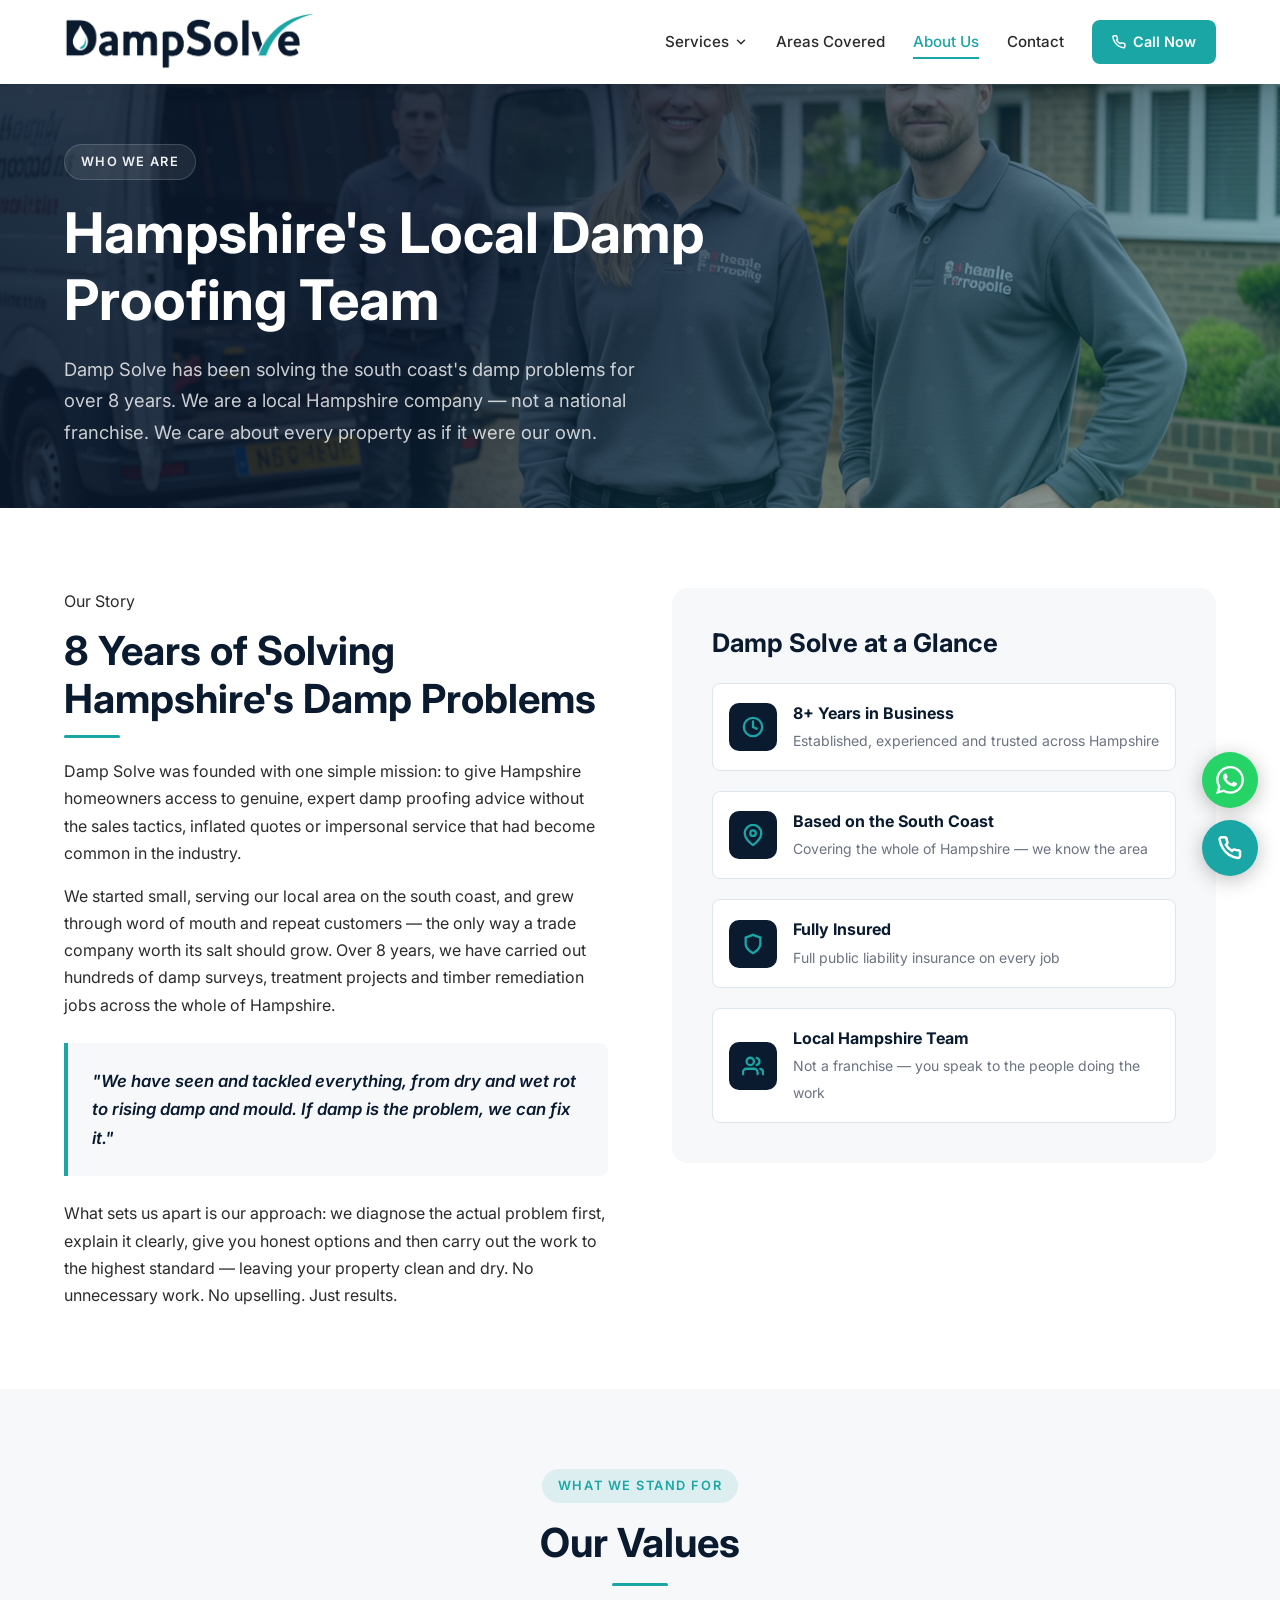
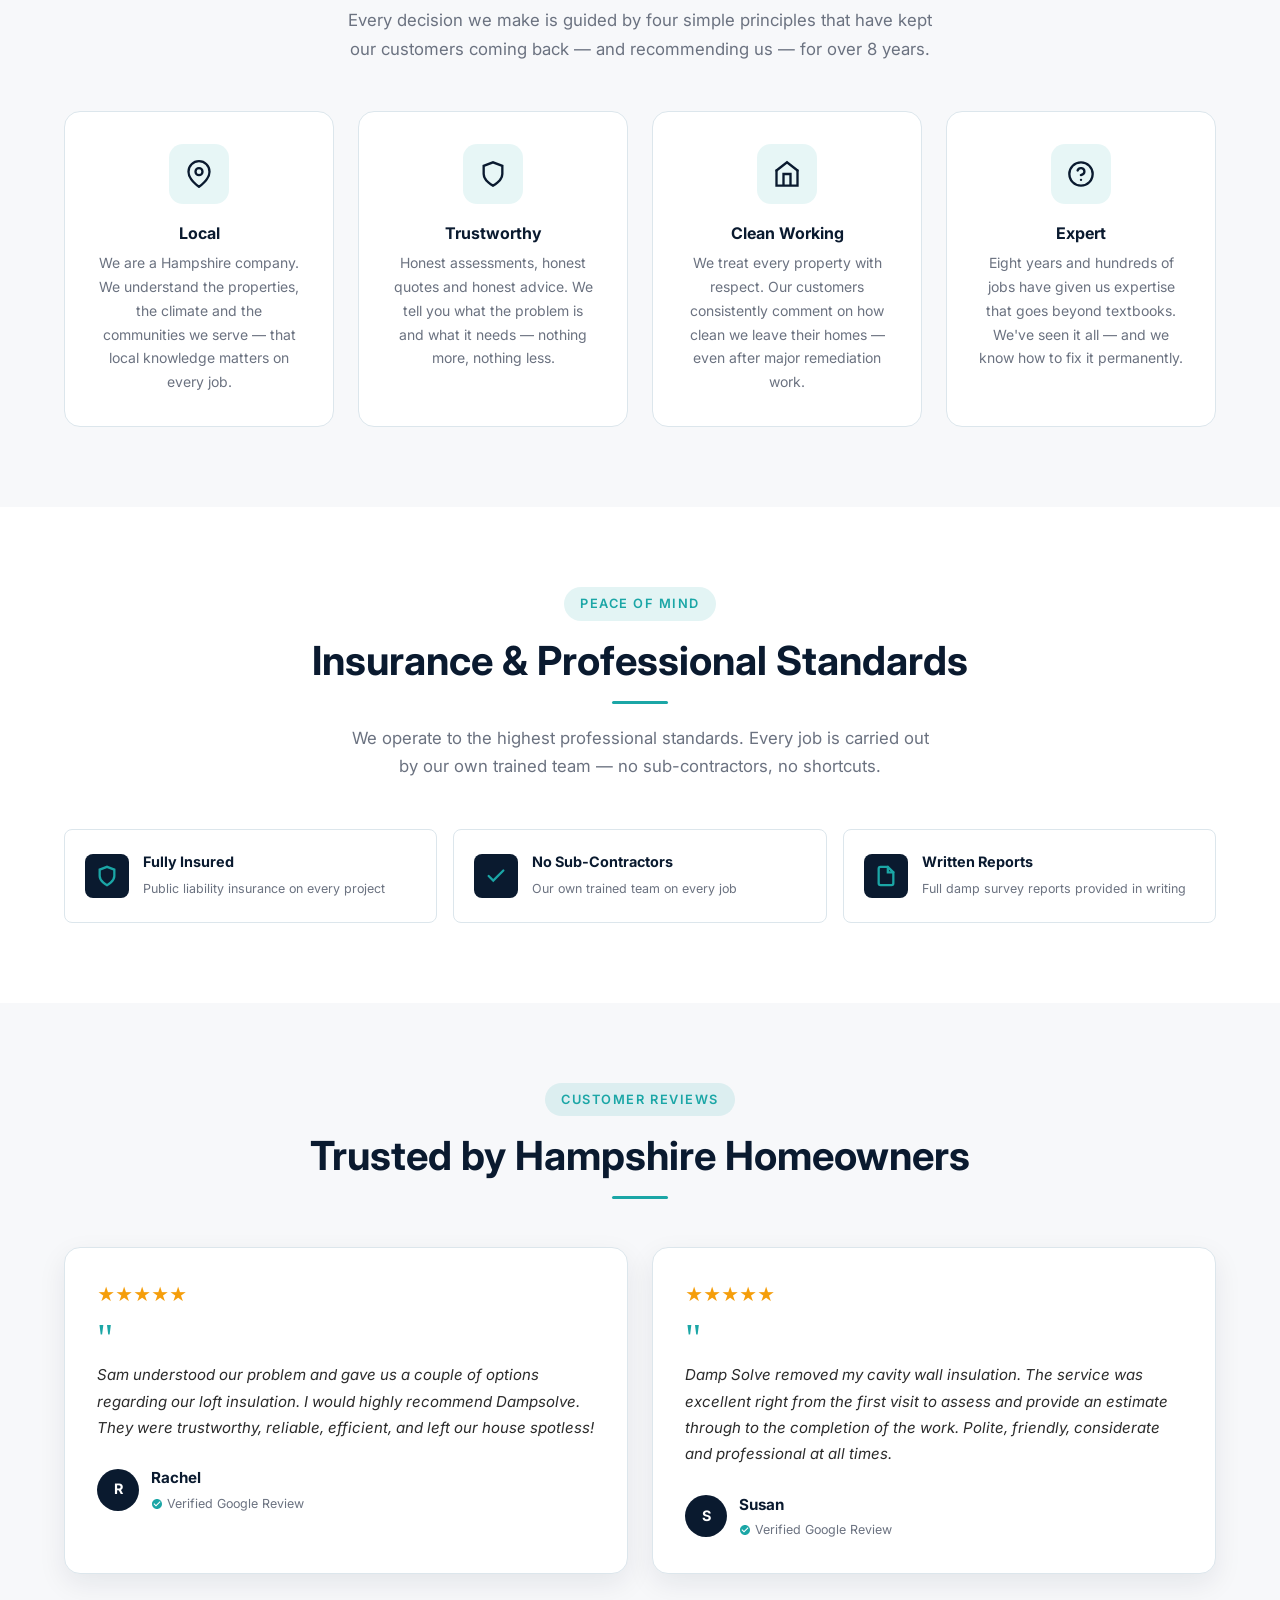
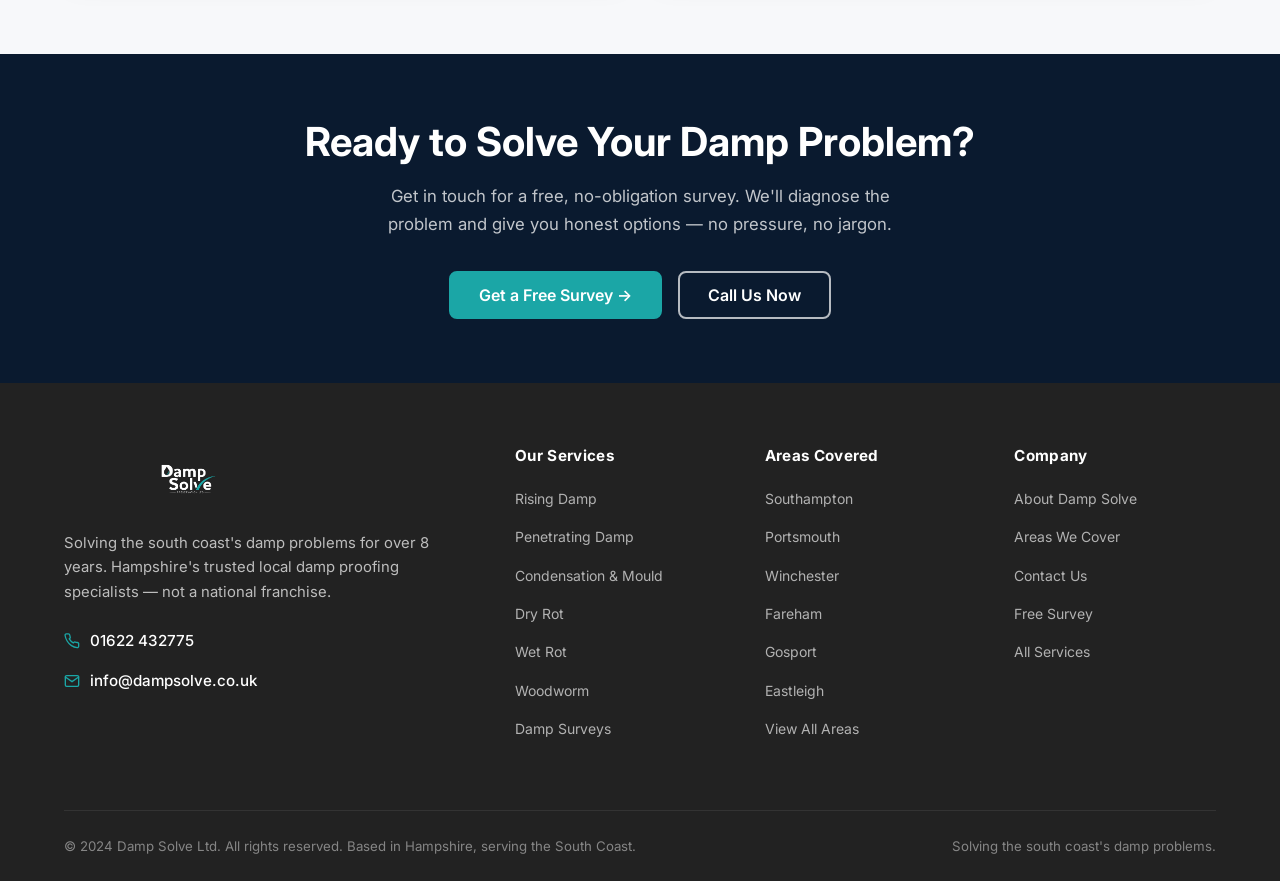
<file: about.html>
<!DOCTYPE html>
<html lang="en">
<head>
  <meta charset="UTF-8">
  <meta name="viewport" content="width=device-width, initial-scale=1.0">
  <title>About Us — Damp Solve Hampshire</title>
  <meta name="description" content="Learn about Damp Solve — Hampshire's local damp proofing company with 8+ years serving the South Coast. Not a franchise. Real experts who care.">
  <link rel="preconnect" href="https://fonts.googleapis.com">
  <link rel="preconnect" href="https://fonts.gstatic.com" crossorigin>
  <link href="https://fonts.googleapis.com/css2?family=Inter:wght@400;500;600;700;800&display=swap" rel="stylesheet">
  <link rel="stylesheet" href="css/styles.css">
</head>
<body>

<!-- ══ NAVIGATION ══════════════════════════════════════════════ -->
<nav class="nav" id="nav" role="navigation" aria-label="Main navigation">
  <div class="container">
    <div class="nav__inner">
      <a href="index.html" class="nav__logo" aria-label="Damp Solve home"><img src="assets/images/logo-16.png" alt="Damp Solve" style="height: 100%; width: auto;"></a>
      <div class="nav__links">
        <div class="nav__dropdown">
          <div class="nav__dropdown-toggle" role="button" aria-haspopup="true" aria-expanded="false" tabindex="0">Services<svg class="chevron" width="14" height="14" viewBox="0 0 24 24" fill="none" stroke="currentColor" stroke-width="2.5" stroke-linecap="round"><polyline points="6 9 12 15 18 9"/></svg></div>
          <div class="nav__dropdown-menu">
            <a href="services/rising-damp.html">Rising Damp</a>
            <a href="services/penetrating-damp.html">Penetrating Damp</a>
            <a href="services/condensation-mould.html">Condensation &amp; Mould</a>
            <a href="services/dry-rot.html">Dry Rot</a>
            <a href="services/wet-rot.html">Wet Rot</a>
            <a href="services/woodworm.html">Woodworm</a>
            <a href="services/damp-surveys.html">Damp Surveys</a>
          </div>
        </div>
        <a href="areas.html" class="nav__link">Areas Covered</a>
        <a href="about.html" class="nav__link">About Us</a>
        <a href="contact.html" class="nav__link">Contact</a>
        <a href="tel:+441622432775" class="nav__cta"><svg width="14" height="14" viewBox="0 0 24 24" fill="none" stroke="currentColor" stroke-width="2.5" stroke-linecap="round"><path d="M22 16.92v3a2 2 0 0 1-2.18 2 19.79 19.79 0 0 1-8.63-3.07A19.5 19.5 0 0 1 4.69 12 19.79 19.79 0 0 1 1.61 3.41 2 2 0 0 1 3.6 1.26h3a2 2 0 0 1 2 1.72 12.84 12.84 0 0 0 .7 2.81 2 2 0 0 1-.45 2.11L7.91 8.91a16 16 0 0 0 6 6l.86-.87a2 2 0 0 1 2.11-.45 12.84 12.84 0 0 0 2.81.7A2 2 0 0 1 22 16.92z"/></svg>Call Now</a>
      </div>
      <button class="nav__hamburger" id="hamburger" aria-label="Open menu" aria-expanded="false" aria-controls="mobileMenu"><span></span><span></span><span></span></button>
    </div>
  </div>
  <div class="nav__mobile" id="mobileMenu" role="dialog" aria-label="Mobile menu">
    <div class="nav__mobile-services">
      <div class="nav__mobile-services-title">Our Services</div>
      <a href="services/rising-damp.html">Rising Damp</a>
      <a href="services/penetrating-damp.html">Penetrating Damp</a>
      <a href="services/condensation-mould.html">Condensation &amp; Mould</a>
      <a href="services/dry-rot.html">Dry Rot</a>
      <a href="services/wet-rot.html">Wet Rot</a>
      <a href="services/woodworm.html">Woodworm</a>
      <a href="services/damp-surveys.html">Damp Surveys</a>
    </div>
    <a href="areas.html" class="nav__mobile-link">Areas Covered</a>
    <a href="about.html" class="nav__mobile-link">About Us</a>
    <a href="contact.html" class="nav__mobile-link">Contact</a>
    <div class="nav__mobile-cta"><a href="tel:+441622432775"><svg width="16" height="16" viewBox="0 0 24 24" fill="none" stroke="currentColor" stroke-width="2.5" stroke-linecap="round" style="vertical-align:middle;margin-right:6px"><path d="M22 16.92v3a2 2 0 0 1-2.18 2 19.79 19.79 0 0 1-8.63-3.07A19.5 19.5 0 0 1 4.69 12 19.79 19.79 0 0 1 1.61 3.41 2 2 0 0 1 3.6 1.26h3a2 2 0 0 1 2 1.72 12.84 12.84 0 0 0 .7 2.81 2 2 0 0 1-.45 2.11L7.91 8.91a16 16 0 0 0 6 6l.86-.87a2 2 0 0 1 2.11-.45 12.84 12.84 0 0 0 2.81.7A2 2 0 0 1 22 16.92z"/></svg>Call Now — Free Survey Available</a></div>
  </div>
</nav>

<!-- ══ PAGE HERO ═══════════════════════════════════════════════ -->
<section class="page-hero page-hero--about">
  <div class="container">
    <div class="page-hero__inner">
      <span class="label">Who We Are</span>
      <h1>Hampshire's Local Damp Proofing Team</h1>
      <p>Damp Solve has been solving the south coast's damp problems for over 8 years. We are a local Hampshire company — not a national franchise. We care about every property as if it were our own.</p>
    </div>
  </div>
</section>

<!-- ══ COMPANY STORY ═══════════════════════════════════════════ -->
<section class="section">
  <div class="container">
    <div class="story-grid">
      <div class="animate-in">
        <span class="label">Our Story</span>
        <h2 style="text-align:left;margin-top:0.75rem;">8 Years of Solving Hampshire's Damp Problems</h2>
        <div class="divider divider--left"></div>
        <p>Damp Solve was founded with one simple mission: to give Hampshire homeowners access to genuine, expert damp proofing advice without the sales tactics, inflated quotes or impersonal service that had become common in the industry.</p>
        <p>We started small, serving our local area on the south coast, and grew through word of mouth and repeat customers — the only way a trade company worth its salt should grow. Over 8 years, we have carried out hundreds of damp surveys, treatment projects and timber remediation jobs across the whole of Hampshire.</p>
        <div class="story-highlight">
          <p>"We have seen and tackled everything, from dry and wet rot to rising damp and mould. If damp is the problem, we can fix it."</p>
        </div>
        <p>What sets us apart is our approach: we diagnose the actual problem first, explain it clearly, give you honest options and then carry out the work to the highest standard — leaving your property clean and dry. No unnecessary work. No upselling. Just results.</p>
      </div>
      <div class="animate-in delay-2">
        <div style="background:var(--light-grey);border-radius:var(--radius-lg);padding:2.5rem;">
          <h3 style="margin-bottom:1.5rem;">Damp Solve at a Glance</h3>
          <div style="display:flex;flex-direction:column;gap:1.25rem;">
            <div style="display:flex;align-items:center;gap:1rem;padding:1rem;background:#fff;border-radius:var(--radius);border:1px solid var(--border);">
              <div style="width:48px;height:48px;background:var(--navy);border-radius:10px;display:flex;align-items:center;justify-content:center;flex-shrink:0;">
                <svg width="22" height="22" viewBox="0 0 24 24" fill="none" stroke="var(--amber)" stroke-width="2.5" stroke-linecap="round"><circle cx="12" cy="12" r="10"/><polyline points="12 6 12 12 16 14"/></svg>
              </div>
              <div>
                <strong style="color:var(--navy);display:block;">8+ Years in Business</strong>
                <span style="color:var(--mid-grey);font-size:0.875rem;">Established, experienced and trusted across Hampshire</span>
              </div>
            </div>
            <div style="display:flex;align-items:center;gap:1rem;padding:1rem;background:#fff;border-radius:var(--radius);border:1px solid var(--border);">
              <div style="width:48px;height:48px;background:var(--navy);border-radius:10px;display:flex;align-items:center;justify-content:center;flex-shrink:0;">
                <svg width="22" height="22" viewBox="0 0 24 24" fill="none" stroke="var(--amber)" stroke-width="2.5" stroke-linecap="round"><path d="M21 10c0 7-9 13-9 13s-9-6-9-13a9 9 0 0 1 18 0z"/><circle cx="12" cy="10" r="3"/></svg>
              </div>
              <div>
                <strong style="color:var(--navy);display:block;">Based on the South Coast</strong>
                <span style="color:var(--mid-grey);font-size:0.875rem;">Covering the whole of Hampshire — we know the area</span>
              </div>
            </div>
            <div style="display:flex;align-items:center;gap:1rem;padding:1rem;background:#fff;border-radius:var(--radius);border:1px solid var(--border);">
              <div style="width:48px;height:48px;background:var(--navy);border-radius:10px;display:flex;align-items:center;justify-content:center;flex-shrink:0;">
                <svg width="22" height="22" viewBox="0 0 24 24" fill="none" stroke="var(--amber)" stroke-width="2.5" stroke-linecap="round"><path d="M12 22s8-4 8-10V5l-8-3-8 3v7c0 6 8 10 8 10z"/></svg>
              </div>
              <div>
                <strong style="color:var(--navy);display:block;">Fully Insured</strong>
                <span style="color:var(--mid-grey);font-size:0.875rem;">Full public liability insurance on every job</span>
              </div>
            </div>
            <div style="display:flex;align-items:center;gap:1rem;padding:1rem;background:#fff;border-radius:var(--radius);border:1px solid var(--border);">
              <div style="width:48px;height:48px;background:var(--navy);border-radius:10px;display:flex;align-items:center;justify-content:center;flex-shrink:0;">
                <svg width="22" height="22" viewBox="0 0 24 24" fill="none" stroke="var(--amber)" stroke-width="2.5" stroke-linecap="round"><path d="M17 21v-2a4 4 0 0 0-4-4H5a4 4 0 0 0-4 4v2"/><circle cx="9" cy="7" r="4"/><path d="M23 21v-2a4 4 0 0 0-3-3.87"/><path d="M16 3.13a4 4 0 0 1 0 7.75"/></svg>
              </div>
              <div>
                <strong style="color:var(--navy);display:block;">Local Hampshire Team</strong>
                <span style="color:var(--mid-grey);font-size:0.875rem;">Not a franchise — you speak to the people doing the work</span>
              </div>
            </div>
          </div>
        </div>
      </div>
    </div>
  </div>
</section>

<!-- ══ OUR VALUES ══════════════════════════════════════════════ -->
<section class="section section--grey" aria-labelledby="values-heading">
  <div class="container">
    <div class="section-header">
      <span class="label">What We Stand For</span>
      <h2 id="values-heading">Our Values</h2>
      <div class="divider"></div>
      <p>Every decision we make is guided by four simple principles that have kept our customers coming back — and recommending us — for over 8 years.</p>
    </div>
    <div class="values-grid">
      <div class="value-card animate-in">
        <div class="value-card__icon">
          <svg width="28" height="28" viewBox="0 0 24 24" fill="none" stroke="currentColor" stroke-width="2" stroke-linecap="round"><path d="M21 10c0 7-9 13-9 13s-9-6-9-13a9 9 0 0 1 18 0z"/><circle cx="12" cy="10" r="3"/></svg>
        </div>
        <h4>Local</h4>
        <p>We are a Hampshire company. We understand the properties, the climate and the communities we serve — that local knowledge matters on every job.</p>
      </div>
      <div class="value-card animate-in delay-1">
        <div class="value-card__icon">
          <svg width="28" height="28" viewBox="0 0 24 24" fill="none" stroke="currentColor" stroke-width="2" stroke-linecap="round"><path d="M12 22s8-4 8-10V5l-8-3-8 3v7c0 6 8 10 8 10z"/></svg>
        </div>
        <h4>Trustworthy</h4>
        <p>Honest assessments, honest quotes and honest advice. We tell you what the problem is and what it needs — nothing more, nothing less.</p>
      </div>
      <div class="value-card animate-in delay-2">
        <div class="value-card__icon">
          <svg width="28" height="28" viewBox="0 0 24 24" fill="none" stroke="currentColor" stroke-width="2" stroke-linecap="round"><polyline points="3 9 12 2 21 9"/><path d="M9 22V12h6v10M3 9v13h18V9"/></svg>
        </div>
        <h4>Clean Working</h4>
        <p>We treat every property with respect. Our customers consistently comment on how clean we leave their homes — even after major remediation work.</p>
      </div>
      <div class="value-card animate-in delay-3">
        <div class="value-card__icon">
          <svg width="28" height="28" viewBox="0 0 24 24" fill="none" stroke="currentColor" stroke-width="2" stroke-linecap="round"><circle cx="12" cy="12" r="10"/><path d="M9.09 9a3 3 0 0 1 5.83 1c0 2-3 3-3 3"/><line x1="12" y1="17" x2="12.01" y2="17"/></svg>
        </div>
        <h4>Expert</h4>
        <p>Eight years and hundreds of jobs have given us expertise that goes beyond textbooks. We've seen it all — and we know how to fix it permanently.</p>
      </div>
    </div>
  </div>
</section>

<!-- ══ ACCREDITATIONS ══════════════════════════════════════════ -->
<section class="section" aria-labelledby="accred-heading">
  <div class="container">
    <div class="section-header">
      <span class="label">Peace of Mind</span>
      <h2 id="accred-heading">Insurance &amp; Professional Standards</h2>
      <div class="divider"></div>
      <p>We operate to the highest professional standards. Every job is carried out by our own trained team — no sub-contractors, no shortcuts.</p>
    </div>
    <div class="accred-grid animate-in">
      <div class="accred-badge">
        <div class="accred-badge__icon">
          <svg width="22" height="22" viewBox="0 0 24 24" fill="none" stroke="var(--amber)" stroke-width="2.5" stroke-linecap="round"><path d="M12 22s8-4 8-10V5l-8-3-8 3v7c0 6 8 10 8 10z"/></svg>
        </div>
        <div>
          <strong>Fully Insured</strong>
          <span>Public liability insurance on every project</span>
        </div>
      </div>
      <div class="accred-badge">
        <div class="accred-badge__icon">
          <svg width="22" height="22" viewBox="0 0 24 24" fill="none" stroke="var(--amber)" stroke-width="2.5" stroke-linecap="round"><polyline points="20 6 9 17 4 12"/></svg>
        </div>
        <div>
          <strong>No Sub-Contractors</strong>
          <span>Our own trained team on every job</span>
        </div>
      </div>
      <div class="accred-badge">
        <div class="accred-badge__icon">
          <svg width="22" height="22" viewBox="0 0 24 24" fill="none" stroke="var(--amber)" stroke-width="2.5" stroke-linecap="round"><path d="M14 2H6a2 2 0 0 0-2 2v16a2 2 0 0 0 2 2h12a2 2 0 0 0 2-2V8z"/><polyline points="14 2 14 8 20 8"/></svg>
        </div>
        <div>
          <strong>Written Reports</strong>
          <span>Full damp survey reports provided in writing</span>
        </div>
      </div>
    </div>
  </div>
</section>

<!-- ══ TESTIMONIALS ════════════════════════════════════════════ -->
<section class="section section--grey" aria-labelledby="reviews-heading">
  <div class="container">
    <div class="section-header">
      <span class="label">Customer Reviews</span>
      <h2 id="reviews-heading">Trusted by Hampshire Homeowners</h2>
      <div class="divider"></div>
    </div>
    <div class="testimonials-grid">
      <div class="testimonial-card animate-in">
        <div class="testimonial-card__stars">★★★★★</div>
        <span class="testimonial-card__quote">"</span>
        <p class="testimonial-card__text">Sam understood our problem and gave us a couple of options regarding our loft insulation. I would highly recommend Dampsolve. They were trustworthy, reliable, efficient, and left our house spotless!</p>
        <div class="testimonial-card__author">
          <div class="testimonial-card__avatar">R</div>
          <div>
            <div class="testimonial-card__name">Rachel</div>
            <div class="testimonial-card__verified"><svg width="12" height="12" viewBox="0 0 24 24" fill="var(--amber)"><path d="M12 2C6.48 2 2 6.48 2 12s4.48 10 10 10 10-4.48 10-10S17.52 2 12 2zm-2 15l-5-5 1.41-1.41L10 14.17l7.59-7.59L19 8l-9 9z"/></svg> Verified Google Review</div>
          </div>
        </div>
      </div>
      <div class="testimonial-card animate-in delay-1">
        <div class="testimonial-card__stars">★★★★★</div>
        <span class="testimonial-card__quote">"</span>
        <p class="testimonial-card__text">Damp Solve removed my cavity wall insulation. The service was excellent right from the first visit to assess and provide an estimate through to the completion of the work. Polite, friendly, considerate and professional at all times.</p>
        <div class="testimonial-card__author">
          <div class="testimonial-card__avatar">S</div>
          <div>
            <div class="testimonial-card__name">Susan</div>
            <div class="testimonial-card__verified"><svg width="12" height="12" viewBox="0 0 24 24" fill="var(--amber)"><path d="M12 2C6.48 2 2 6.48 2 12s4.48 10 10 10 10-4.48 10-10S17.52 2 12 2zm-2 15l-5-5 1.41-1.41L10 14.17l7.59-7.59L19 8l-9 9z"/></svg> Verified Google Review</div>
          </div>
        </div>
      </div>
    </div>
  </div>
</section>

<!-- ══ CTA BAND ════════════════════════════════════════════════ -->
<section style="background:var(--navy);padding:64px 0;text-align:center;">
  <div class="container">
    <h2 style="color:#fff;margin-bottom:1rem;">Ready to Solve Your Damp Problem?</h2>
    <p style="color:rgba(255,255,255,0.75);max-width:520px;margin:0 auto 2rem;font-size:1.05rem;">Get in touch for a free, no-obligation survey. We'll diagnose the problem and give you honest options — no pressure, no jargon.</p>
    <div style="display:flex;gap:1rem;justify-content:center;flex-wrap:wrap;">
      <a href="contact.html" class="btn btn--primary">Get a Free Survey &rarr;</a>
      <a href="tel:+441622432775" class="btn btn--secondary">Call Us Now</a>
    </div>
  </div>
</section>

<!-- ══ FOOTER ══════════════════════════════════════════════════ -->
<footer class="footer" role="contentinfo">
  <div class="container">
    <div class="footer__grid">
      <div>
        <div class="footer__logo" style="background: none;">
          <img src="assets/images/logo-08.png" alt="Damp Solve" style="height: 100%; width: 100%; object-fit: contain;">
        </div>
        <p class="footer__tagline">Solving the south coast's damp problems for over 8 years. Hampshire's trusted local damp proofing specialists — not a national franchise.</p>
        <a href="tel:+441622432775" class="footer__contact-link">
          <svg width="16" height="16" viewBox="0 0 24 24" fill="none" stroke="currentColor" stroke-width="2" stroke-linecap="round"><path d="M22 16.92v3a2 2 0 0 1-2.18 2 19.79 19.79 0 0 1-8.63-3.07A19.5 19.5 0 0 1 4.69 12 19.79 19.79 0 0 1 1.61 3.41 2 2 0 0 1 3.6 1.26h3a2 2 0 0 1 2 1.72 12.84 12.84 0 0 0 .7 2.81 2 2 0 0 1-.45 2.11L7.91 8.91a16 16 0 0 0 6 6l.86-.87a2 2 0 0 1 2.11-.45 12.84 12.84 0 0 0 2.81.7A2 2 0 0 1 22 16.92z"/></svg>
          01622 432775
        </a>
        <a href="mailto:info@dampsolve.co.uk" class="footer__contact-link">
          <svg width="16" height="16" viewBox="0 0 24 24" fill="none" stroke="currentColor" stroke-width="2" stroke-linecap="round"><path d="M4 4h16c1.1 0 2 .9 2 2v12c0 1.1-.9 2-2 2H4c-1.1 0-2-.9-2-2V6c0-1.1.9-2 2-2z"/><polyline points="22,6 12,13 2,6"/></svg>
          info@dampsolve.co.uk
        </a>
      </div>
      <div class="footer__col">
        <h4>Our Services</h4>
        <ul>
          <li><a href="services/rising-damp.html">Rising Damp</a></li>
          <li><a href="services/penetrating-damp.html">Penetrating Damp</a></li>
          <li><a href="services/condensation-mould.html">Condensation &amp; Mould</a></li>
          <li><a href="services/dry-rot.html">Dry Rot</a></li>
          <li><a href="services/wet-rot.html">Wet Rot</a></li>
          <li><a href="services/woodworm.html">Woodworm</a></li>
          <li><a href="services/damp-surveys.html">Damp Surveys</a></li>
        </ul>
      </div>
      <div class="footer__col">
        <h4>Areas Covered</h4>
        <ul>
          <li><a href="areas.html">Southampton</a></li>
          <li><a href="areas.html">Portsmouth</a></li>
          <li><a href="areas.html">Winchester</a></li>
          <li><a href="areas.html">Fareham</a></li>
          <li><a href="areas.html">Gosport</a></li>
          <li><a href="areas.html">Eastleigh</a></li>
          <li><a href="areas.html">View All Areas</a></li>
        </ul>
      </div>
      <div class="footer__col">
        <h4>Company</h4>
        <ul>
          <li><a href="about.html">About Damp Solve</a></li>
          <li><a href="areas.html">Areas We Cover</a></li>
          <li><a href="contact.html">Contact Us</a></li>
          <li><a href="contact.html#survey">Free Survey</a></li>
          <li><a href="services.html">All Services</a></li>
        </ul>
      </div>
    </div>
    <div class="footer__bottom">
      <p>&copy; 2024 Damp Solve Ltd. All rights reserved. Based in Hampshire, serving the South Coast.</p>
      <p>Solving the south coast's damp problems.</p>
    </div>
  </div>
</footer>

<!-- ══ FLOATING BUTTONS ════════════════════════════════════════ -->
<div class="floating-btns" role="complementary" aria-label="Quick contact">
  <a href="https://wa.me/441622432775" class="float-btn float-btn--whatsapp" target="_blank" rel="noopener" aria-label="Contact us on WhatsApp">
    <svg width="28" height="28" viewBox="0 0 24 24" fill="white"><path d="M17.472 14.382c-.297-.149-1.758-.867-2.03-.967-.273-.099-.471-.148-.67.15-.197.297-.767.966-.94 1.164-.173.199-.347.223-.644.075-.297-.15-1.255-.463-2.39-1.475-.883-.788-1.48-1.761-1.653-2.059-.173-.297-.018-.458.13-.606.134-.133.298-.347.446-.52.149-.174.198-.298.298-.497.099-.198.05-.371-.025-.52-.075-.149-.669-1.612-.916-2.207-.242-.579-.487-.5-.669-.51-.173-.008-.371-.01-.57-.01-.198 0-.52.074-.792.372-.272.297-1.04 1.016-1.04 2.479 0 1.462 1.065 2.875 1.213 3.074.149.198 2.096 3.2 5.077 4.487.709.306 1.262.489 1.694.625.712.227 1.36.195 1.871.118.571-.085 1.758-.719 2.006-1.413.248-.694.248-1.289.173-1.413-.074-.124-.272-.198-.57-.347m-5.421 7.403h-.004a9.87 9.87 0 0 1-5.031-1.378l-.361-.214-3.741.982.998-3.648-.235-.374a9.86 9.86 0 0 1-1.51-5.26c.001-5.45 4.436-9.884 9.888-9.884 2.64 0 5.122 1.03 6.988 2.898a9.825 9.825 0 0 1 2.893 6.994c-.003 5.45-4.437 9.884-9.885 9.884m8.413-18.297A11.815 11.815 0 0 0 12.05 0C5.495 0 .16 5.335.157 11.892c0 2.096.547 4.142 1.588 5.945L.057 24l6.305-1.654a11.882 11.882 0 0 0 5.683 1.448h.005c6.554 0 11.89-5.335 11.893-11.893a11.821 11.821 0 0 0-3.48-8.413Z"/></svg>
  </a>
  <a href="tel:+441622432775" class="float-btn float-btn--phone" aria-label="Call Damp Solve now">
    <svg width="24" height="24" viewBox="0 0 24 24" fill="none" stroke="white" stroke-width="2.5" stroke-linecap="round"><path d="M22 16.92v3a2 2 0 0 1-2.18 2 19.79 19.79 0 0 1-8.63-3.07A19.5 19.5 0 0 1 4.69 12 19.79 19.79 0 0 1 1.61 3.41 2 2 0 0 1 3.6 1.26h3a2 2 0 0 1 2 1.72 12.84 12.84 0 0 0 .7 2.81 2 2 0 0 1-.45 2.11L7.91 8.91a16 16 0 0 0 6 6l.86-.87a2 2 0 0 1 2.11-.45 12.84 12.84 0 0 0 2.81.7A2 2 0 0 1 22 16.92z"/></svg>
  </a>
</div>

<script src="js/main.js"></script>
</body>
</html>
</file>
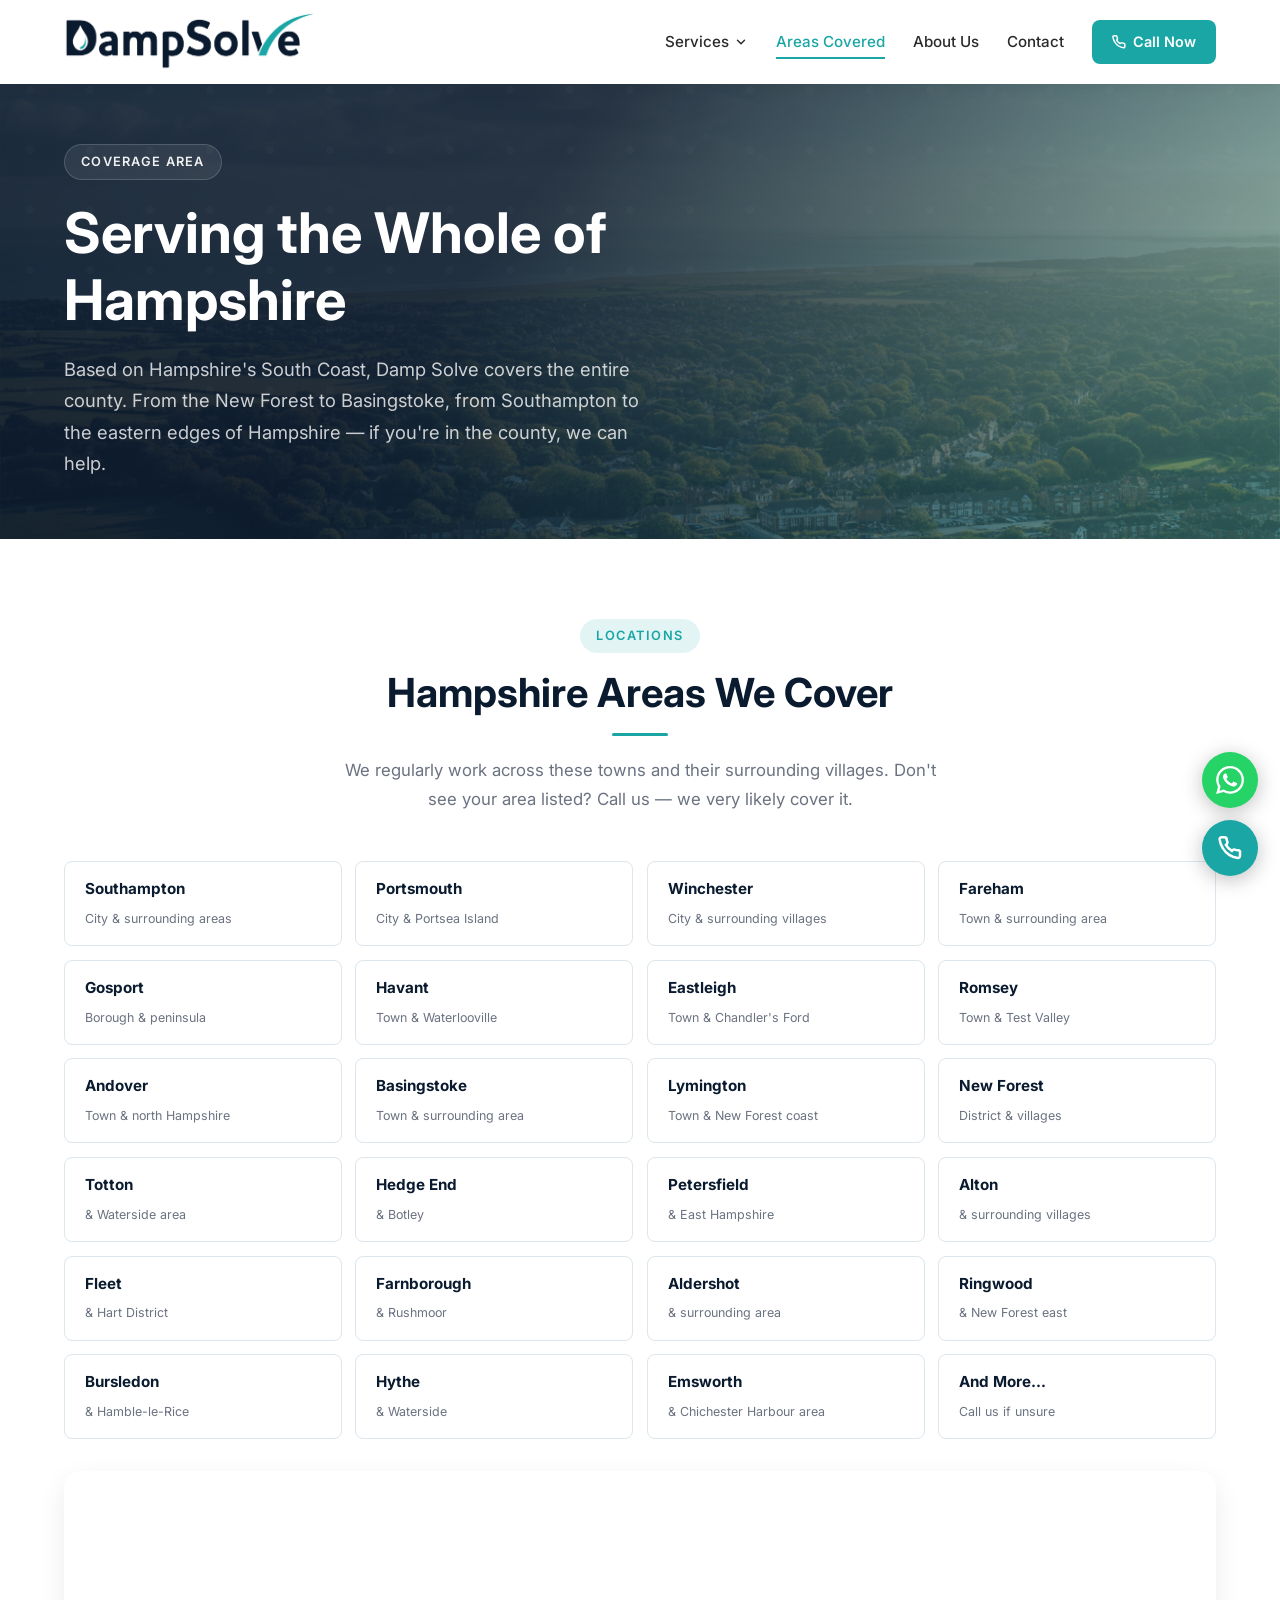
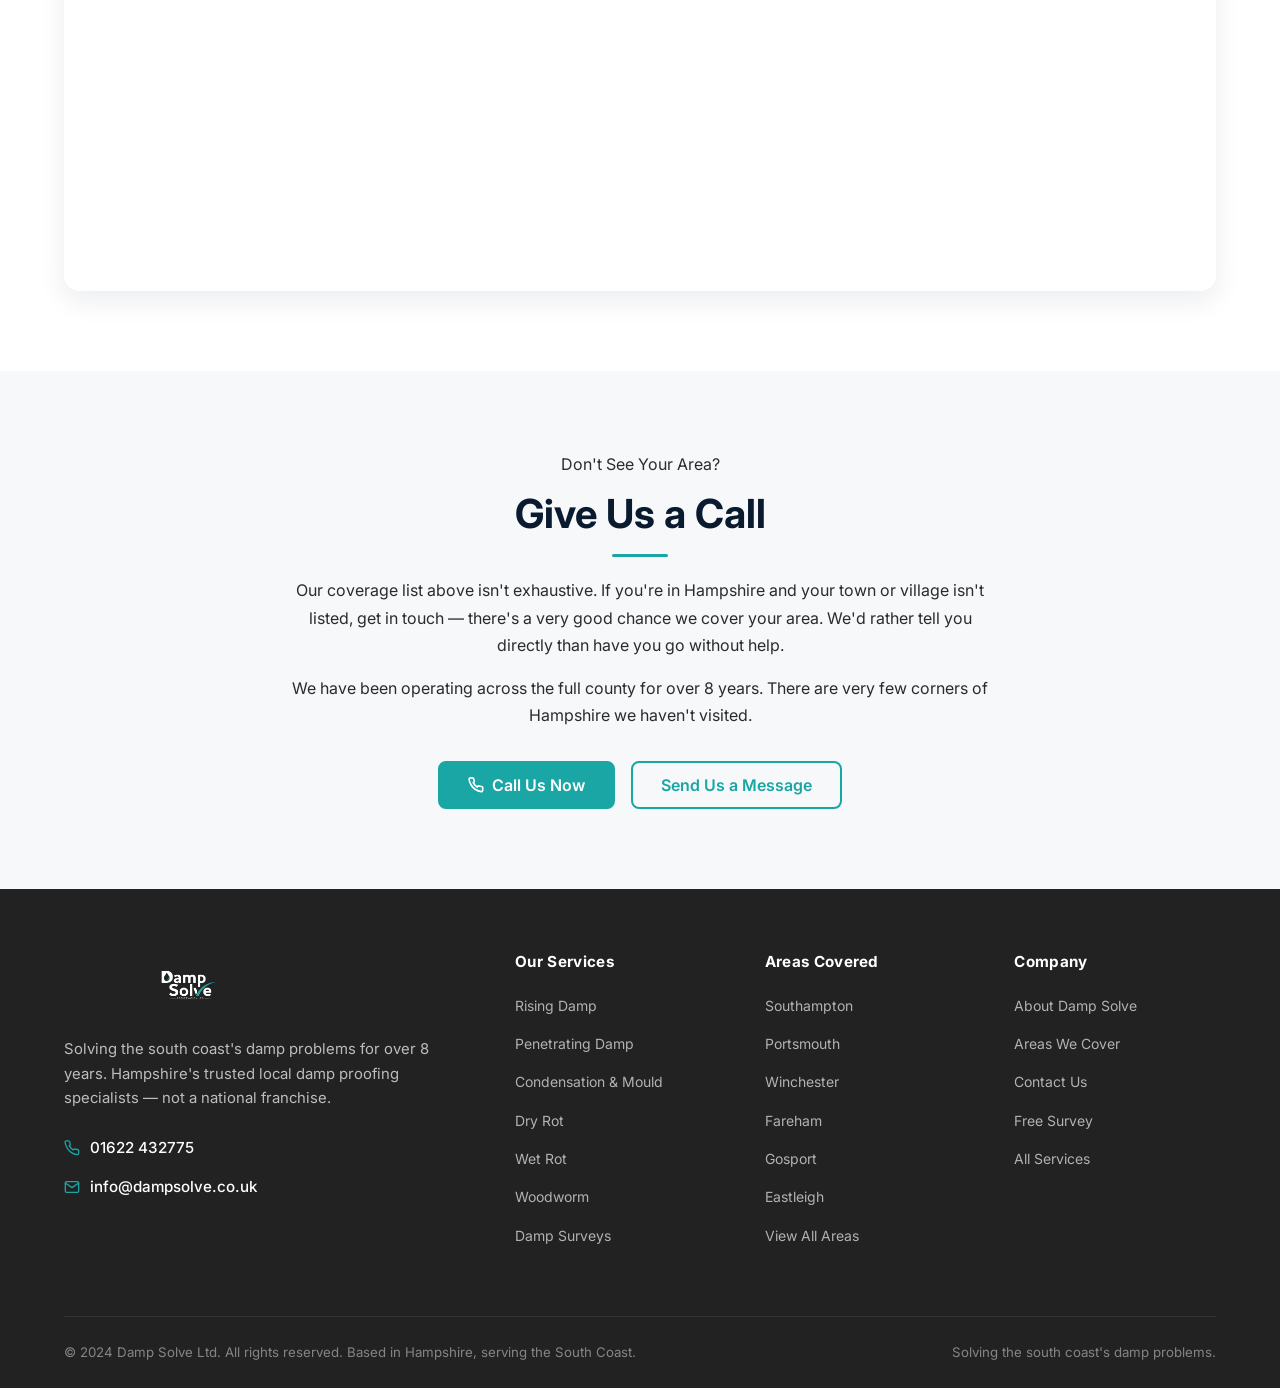
<file: areas.html>
<!DOCTYPE html>
<html lang="en">
<head>
  <meta charset="UTF-8">
  <meta name="viewport" content="width=device-width, initial-scale=1.0">
  <title>Areas Covered — Damp Solve Hampshire</title>
  <meta name="description" content="Damp Solve covers the whole of Hampshire including Southampton, Portsmouth, Winchester, Fareham, Gosport, Eastleigh, Romsey, Andover, Basingstoke and more.">
  <link rel="preconnect" href="https://fonts.googleapis.com">
  <link rel="preconnect" href="https://fonts.gstatic.com" crossorigin>
  <link href="https://fonts.googleapis.com/css2?family=Inter:wght@400;500;600;700;800&display=swap" rel="stylesheet">
  <link rel="stylesheet" href="css/styles.css">
</head>
<body>

<nav class="nav" id="nav" role="navigation" aria-label="Main navigation">
  <div class="container">
    <div class="nav__inner">
      <a href="index.html" class="nav__logo" aria-label="Damp Solve home"><img src="assets/images/logo-16.png" alt="Damp Solve" style="height: 100%; width: auto;"></a>
      <div class="nav__links">
        <div class="nav__dropdown">
          <div class="nav__dropdown-toggle" role="button" aria-haspopup="true" aria-expanded="false" tabindex="0">Services<svg class="chevron" width="14" height="14" viewBox="0 0 24 24" fill="none" stroke="currentColor" stroke-width="2.5" stroke-linecap="round"><polyline points="6 9 12 15 18 9"/></svg></div>
          <div class="nav__dropdown-menu">
            <a href="services/rising-damp.html">Rising Damp</a>
            <a href="services/penetrating-damp.html">Penetrating Damp</a>
            <a href="services/condensation-mould.html">Condensation &amp; Mould</a>
            <a href="services/dry-rot.html">Dry Rot</a>
            <a href="services/wet-rot.html">Wet Rot</a>
            <a href="services/woodworm.html">Woodworm</a>
            <a href="services/damp-surveys.html">Damp Surveys</a>
          </div>
        </div>
        <a href="areas.html" class="nav__link">Areas Covered</a>
        <a href="about.html" class="nav__link">About Us</a>
        <a href="contact.html" class="nav__link">Contact</a>
        <a href="tel:+441622432775" class="nav__cta"><svg width="14" height="14" viewBox="0 0 24 24" fill="none" stroke="currentColor" stroke-width="2.5" stroke-linecap="round"><path d="M22 16.92v3a2 2 0 0 1-2.18 2 19.79 19.79 0 0 1-8.63-3.07A19.5 19.5 0 0 1 4.69 12 19.79 19.79 0 0 1 1.61 3.41 2 2 0 0 1 3.6 1.26h3a2 2 0 0 1 2 1.72 12.84 12.84 0 0 0 .7 2.81 2 2 0 0 1-.45 2.11L7.91 8.91a16 16 0 0 0 6 6l.86-.87a2 2 0 0 1 2.11-.45 12.84 12.84 0 0 0 2.81.7A2 2 0 0 1 22 16.92z"/></svg>Call Now</a>
      </div>
      <button class="nav__hamburger" id="hamburger" aria-label="Open menu" aria-expanded="false" aria-controls="mobileMenu"><span></span><span></span><span></span></button>
    </div>
  </div>
  <div class="nav__mobile" id="mobileMenu" role="dialog" aria-label="Mobile menu">
    <div class="nav__mobile-services">
      <div class="nav__mobile-services-title">Our Services</div>
      <a href="services/rising-damp.html">Rising Damp</a>
      <a href="services/penetrating-damp.html">Penetrating Damp</a>
      <a href="services/condensation-mould.html">Condensation &amp; Mould</a>
      <a href="services/dry-rot.html">Dry Rot</a>
      <a href="services/wet-rot.html">Wet Rot</a>
      <a href="services/woodworm.html">Woodworm</a>
      <a href="services/damp-surveys.html">Damp Surveys</a>
    </div>
    <a href="areas.html" class="nav__mobile-link">Areas Covered</a>
    <a href="about.html" class="nav__mobile-link">About Us</a>
    <a href="contact.html" class="nav__mobile-link">Contact</a>
    <div class="nav__mobile-cta"><a href="tel:+441622432775"><svg width="16" height="16" viewBox="0 0 24 24" fill="none" stroke="currentColor" stroke-width="2.5" stroke-linecap="round" style="vertical-align:middle;margin-right:6px"><path d="M22 16.92v3a2 2 0 0 1-2.18 2 19.79 19.79 0 0 1-8.63-3.07A19.5 19.5 0 0 1 4.69 12 19.79 19.79 0 0 1 1.61 3.41 2 2 0 0 1 3.6 1.26h3a2 2 0 0 1 2 1.72 12.84 12.84 0 0 0 .7 2.81 2 2 0 0 1-.45 2.11L7.91 8.91a16 16 0 0 0 6 6l.86-.87a2 2 0 0 1 2.11-.45 12.84 12.84 0 0 0 2.81.7A2 2 0 0 1 22 16.92z"/></svg>Call Now — Free Survey Available</a></div>
  </div>
</nav>

<!-- ══ PAGE HERO ═══════════════════════════════════════════════ -->
<section class="page-hero page-hero--areas">
  <div class="container">
    <div class="page-hero__inner">
      <span class="label">Coverage Area</span>
      <h1>Serving the Whole of Hampshire</h1>
      <p>Based on Hampshire's South Coast, Damp Solve covers the entire county. From the New Forest to Basingstoke, from Southampton to the eastern edges of Hampshire — if you're in the county, we can help.</p>
    </div>
  </div>
</section>

<!-- ══ AREAS GRID ══════════════════════════════════════════════ -->
<section class="section">
  <div class="container">
    <div class="section-header">
      <span class="label">Locations</span>
      <h2>Hampshire Areas We Cover</h2>
      <div class="divider"></div>
      <p>We regularly work across these towns and their surrounding villages. Don't see your area listed? Call us — we very likely cover it.</p>
    </div>

    <div class="areas-full-grid">
      <div class="area-full-tag animate-in">
        <strong>Southampton</strong>
        <span>City &amp; surrounding areas</span>
      </div>
      <div class="area-full-tag animate-in delay-1">
        <strong>Portsmouth</strong>
        <span>City &amp; Portsea Island</span>
      </div>
      <div class="area-full-tag animate-in delay-2">
        <strong>Winchester</strong>
        <span>City &amp; surrounding villages</span>
      </div>
      <div class="area-full-tag animate-in delay-3">
        <strong>Fareham</strong>
        <span>Town &amp; surrounding area</span>
      </div>
      <div class="area-full-tag animate-in">
        <strong>Gosport</strong>
        <span>Borough &amp; peninsula</span>
      </div>
      <div class="area-full-tag animate-in delay-1">
        <strong>Havant</strong>
        <span>Town &amp; Waterlooville</span>
      </div>
      <div class="area-full-tag animate-in delay-2">
        <strong>Eastleigh</strong>
        <span>Town &amp; Chandler's Ford</span>
      </div>
      <div class="area-full-tag animate-in delay-3">
        <strong>Romsey</strong>
        <span>Town &amp; Test Valley</span>
      </div>
      <div class="area-full-tag animate-in">
        <strong>Andover</strong>
        <strong></strong>
        <span>Town &amp; north Hampshire</span>
      </div>
      <div class="area-full-tag animate-in delay-1">
        <strong>Basingstoke</strong>
        <span>Town &amp; surrounding area</span>
      </div>
      <div class="area-full-tag animate-in delay-2">
        <strong>Lymington</strong>
        <span>Town &amp; New Forest coast</span>
      </div>
      <div class="area-full-tag animate-in delay-3">
        <strong>New Forest</strong>
        <span>District &amp; villages</span>
      </div>
      <div class="area-full-tag animate-in">
        <strong>Totton</strong>
        <span>&amp; Waterside area</span>
      </div>
      <div class="area-full-tag animate-in delay-1">
        <strong>Hedge End</strong>
        <span>&amp; Botley</span>
      </div>
      <div class="area-full-tag animate-in delay-2">
        <strong>Petersfield</strong>
        <span>&amp; East Hampshire</span>
      </div>
      <div class="area-full-tag animate-in delay-3">
        <strong>Alton</strong>
        <span>&amp; surrounding villages</span>
      </div>
      <div class="area-full-tag animate-in">
        <strong>Fleet</strong>
        <span>&amp; Hart District</span>
      </div>
      <div class="area-full-tag animate-in delay-1">
        <strong>Farnborough</strong>
        <span>&amp; Rushmoor</span>
      </div>
      <div class="area-full-tag animate-in delay-2">
        <strong>Aldershot</strong>
        <span>&amp; surrounding area</span>
      </div>
      <div class="area-full-tag animate-in delay-3">
        <strong>Ringwood</strong>
        <span>&amp; New Forest east</span>
      </div>
      <div class="area-full-tag animate-in">
        <strong>Bursledon</strong>
        <span>&amp; Hamble-le-Rice</span>
      </div>
      <div class="area-full-tag animate-in delay-1">
        <strong>Hythe</strong>
        <span>&amp; Waterside</span>
      </div>
      <div class="area-full-tag animate-in delay-2">
        <strong>Emsworth</strong>
        <span>&amp; Chichester Harbour area</span>
      </div>
      <div class="area-full-tag animate-in delay-3">
        <strong>And More…</strong>
        <span>Call us if unsure</span>
      </div>
    </div>

    <div class="map-embed animate-in mt-2">
      <iframe
        src="https://www.google.com/maps/embed?pb=!1m14!1m12!1m3!1d164000!2d-1.3987!3d50.9097!2m3!1f0!2f0!3f0!3m2!1i1024!2i768!4f13.1!5e0!3m2!1sen!2suk!4v1680000000000!5m2!1sen!2suk"
        width="100%" height="420" style="border:0;" allowfullscreen="" loading="lazy"
        referrerpolicy="no-referrer-when-downgrade" title="Damp Solve service area — Hampshire">
      </iframe>
    </div>
  </div>
</section>

<!-- ══ NOT LISTED? ═════════════════════════════════════════════ -->
<section class="section section--grey">
  <div class="container" style="max-width:760px;text-align:center;">
    <span class="label">Don't See Your Area?</span>
    <h2 style="margin-top:0.75rem;margin-bottom:1rem;">Give Us a Call</h2>
    <div class="divider"></div>
    <p>Our coverage list above isn't exhaustive. If you're in Hampshire and your town or village isn't listed, get in touch — there's a very good chance we cover your area. We'd rather tell you directly than have you go without help.</p>
    <p>We have been operating across the full county for over 8 years. There are very few corners of Hampshire we haven't visited.</p>
    <div style="display:flex;gap:1rem;justify-content:center;flex-wrap:wrap;margin-top:2rem;">
      <a href="tel:+441622432775" class="btn btn--primary"><svg width="16" height="16" viewBox="0 0 24 24" fill="none" stroke="currentColor" stroke-width="2.5" stroke-linecap="round"><path d="M22 16.92v3a2 2 0 0 1-2.18 2 19.79 19.79 0 0 1-8.63-3.07A19.5 19.5 0 0 1 4.69 12 19.79 19.79 0 0 1 1.61 3.41 2 2 0 0 1 3.6 1.26h3a2 2 0 0 1 2 1.72 12.84 12.84 0 0 0 .7 2.81 2 2 0 0 1-.45 2.11L7.91 8.91a16 16 0 0 0 6 6l.86-.87a2 2 0 0 1 2.11-.45 12.84 12.84 0 0 0 2.81.7A2 2 0 0 1 22 16.92z"/></svg>Call Us Now</a>
      <a href="contact.html" class="btn btn--outline-amber">Send Us a Message</a>
    </div>
  </div>
</section>

<!-- ══ FOOTER ══════════════════════════════════════════════════ -->
<footer class="footer" role="contentinfo">
  <div class="container">
    <div class="footer__grid">
      <div>
        <div class="footer__logo" style="background: none;">
          <img src="assets/images/logo-08.png" alt="Damp Solve" style="height: 100%; width: 100%; object-fit: contain;">
        </div>
        <p class="footer__tagline">Solving the south coast's damp problems for over 8 years. Hampshire's trusted local damp proofing specialists — not a national franchise.</p>
        <a href="tel:+441622432775" class="footer__contact-link">
          <svg width="16" height="16" viewBox="0 0 24 24" fill="none" stroke="currentColor" stroke-width="2" stroke-linecap="round"><path d="M22 16.92v3a2 2 0 0 1-2.18 2 19.79 19.79 0 0 1-8.63-3.07A19.5 19.5 0 0 1 4.69 12 19.79 19.79 0 0 1 1.61 3.41 2 2 0 0 1 3.6 1.26h3a2 2 0 0 1 2 1.72 12.84 12.84 0 0 0 .7 2.81 2 2 0 0 1-.45 2.11L7.91 8.91a16 16 0 0 0 6 6l.86-.87a2 2 0 0 1 2.11-.45 12.84 12.84 0 0 0 2.81.7A2 2 0 0 1 22 16.92z"/></svg>
          01622 432775
        </a>
        <a href="mailto:info@dampsolve.co.uk" class="footer__contact-link">
          <svg width="16" height="16" viewBox="0 0 24 24" fill="none" stroke="currentColor" stroke-width="2" stroke-linecap="round"><path d="M4 4h16c1.1 0 2 .9 2 2v12c0 1.1-.9 2-2 2H4c-1.1 0-2-.9-2-2V6c0-1.1.9-2 2-2z"/><polyline points="22,6 12,13 2,6"/></svg>
          info@dampsolve.co.uk
        </a>
      </div>
      <div class="footer__col">
        <h4>Our Services</h4>
        <ul>
          <li><a href="services/rising-damp.html">Rising Damp</a></li>
          <li><a href="services/penetrating-damp.html">Penetrating Damp</a></li>
          <li><a href="services/condensation-mould.html">Condensation &amp; Mould</a></li>
          <li><a href="services/dry-rot.html">Dry Rot</a></li>
          <li><a href="services/wet-rot.html">Wet Rot</a></li>
          <li><a href="services/woodworm.html">Woodworm</a></li>
          <li><a href="services/damp-surveys.html">Damp Surveys</a></li>
        </ul>
      </div>
      <div class="footer__col">
        <h4>Areas Covered</h4>
        <ul>
          <li><a href="areas.html">Southampton</a></li>
          <li><a href="areas.html">Portsmouth</a></li>
          <li><a href="areas.html">Winchester</a></li>
          <li><a href="areas.html">Fareham</a></li>
          <li><a href="areas.html">Gosport</a></li>
          <li><a href="areas.html">Eastleigh</a></li>
          <li><a href="areas.html">View All Areas</a></li>
        </ul>
      </div>
      <div class="footer__col">
        <h4>Company</h4>
        <ul>
          <li><a href="about.html">About Damp Solve</a></li>
          <li><a href="areas.html">Areas We Cover</a></li>
          <li><a href="contact.html">Contact Us</a></li>
          <li><a href="contact.html#survey">Free Survey</a></li>
          <li><a href="services.html">All Services</a></li>
        </ul>
      </div>
    </div>
    <div class="footer__bottom">
      <p>&copy; 2024 Damp Solve Ltd. All rights reserved. Based in Hampshire, serving the South Coast.</p>
      <p>Solving the south coast's damp problems.</p>
    </div>
  </div>
</footer>

<!-- ══ FLOATING BUTTONS ════════════════════════════════════════ -->
<div class="floating-btns" role="complementary" aria-label="Quick contact">
  <a href="https://wa.me/441622432775" class="float-btn float-btn--whatsapp" target="_blank" rel="noopener" aria-label="Contact us on WhatsApp">
    <svg width="28" height="28" viewBox="0 0 24 24" fill="white"><path d="M17.472 14.382c-.297-.149-1.758-.867-2.03-.967-.273-.099-.471-.148-.67.15-.197.297-.767.966-.94 1.164-.173.199-.347.223-.644.075-.297-.15-1.255-.463-2.39-1.475-.883-.788-1.48-1.761-1.653-2.059-.173-.297-.018-.458.13-.606.134-.133.298-.347.446-.52.149-.174.198-.298.298-.497.099-.198.05-.371-.025-.52-.075-.149-.669-1.612-.916-2.207-.242-.579-.487-.5-.669-.51-.173-.008-.371-.01-.57-.01-.198 0-.52.074-.792.372-.272.297-1.04 1.016-1.04 2.479 0 1.462 1.065 2.875 1.213 3.074.149.198 2.096 3.2 5.077 4.487.709.306 1.262.489 1.694.625.712.227 1.36.195 1.871.118.571-.085 1.758-.719 2.006-1.413.248-.694.248-1.289.173-1.413-.074-.124-.272-.198-.57-.347m-5.421 7.403h-.004a9.87 9.87 0 0 1-5.031-1.378l-.361-.214-3.741.982.998-3.648-.235-.374a9.86 9.86 0 0 1-1.51-5.26c.001-5.45 4.436-9.884 9.888-9.884 2.64 0 5.122 1.03 6.988 2.898a9.825 9.825 0 0 1 2.893 6.994c-.003 5.45-4.437 9.884-9.885 9.884m8.413-18.297A11.815 11.815 0 0 0 12.05 0C5.495 0 .16 5.335.157 11.892c0 2.096.547 4.142 1.588 5.945L.057 24l6.305-1.654a11.882 11.882 0 0 0 5.683 1.448h.005c6.554 0 11.89-5.335 11.893-11.893a11.821 11.821 0 0 0-3.48-8.413Z"/></svg>
  </a>
  <a href="tel:+441622432775" class="float-btn float-btn--phone" aria-label="Call Damp Solve now">
    <svg width="24" height="24" viewBox="0 0 24 24" fill="none" stroke="white" stroke-width="2.5" stroke-linecap="round"><path d="M22 16.92v3a2 2 0 0 1-2.18 2 19.79 19.79 0 0 1-8.63-3.07A19.5 19.5 0 0 1 4.69 12 19.79 19.79 0 0 1 1.61 3.41 2 2 0 0 1 3.6 1.26h3a2 2 0 0 1 2 1.72 12.84 12.84 0 0 0 .7 2.81 2 2 0 0 1-.45 2.11L7.91 8.91a16 16 0 0 0 6 6l.86-.87a2 2 0 0 1 2.11-.45 12.84 12.84 0 0 0 2.81.7A2 2 0 0 1 22 16.92z"/></svg>
  </a>
</div>

<script src="js/main.js"></script>
</body>
</html>
</file>
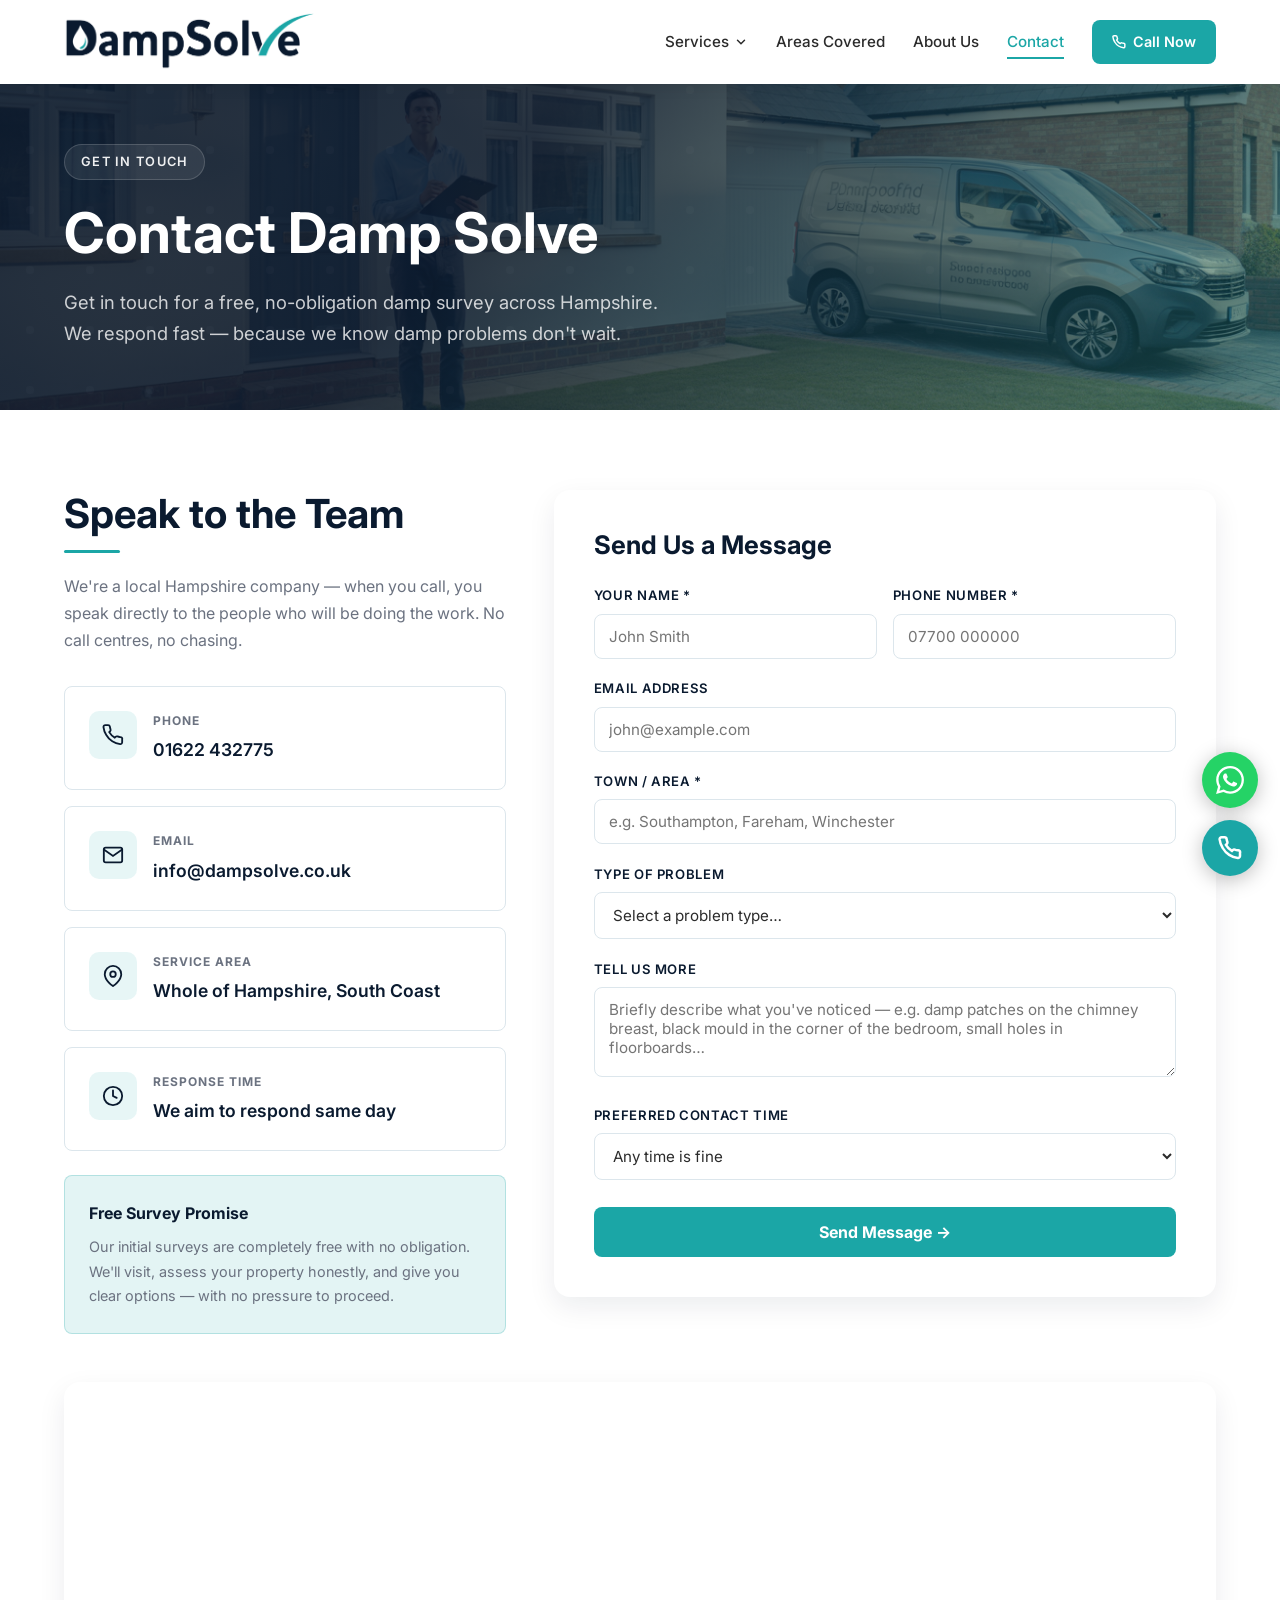
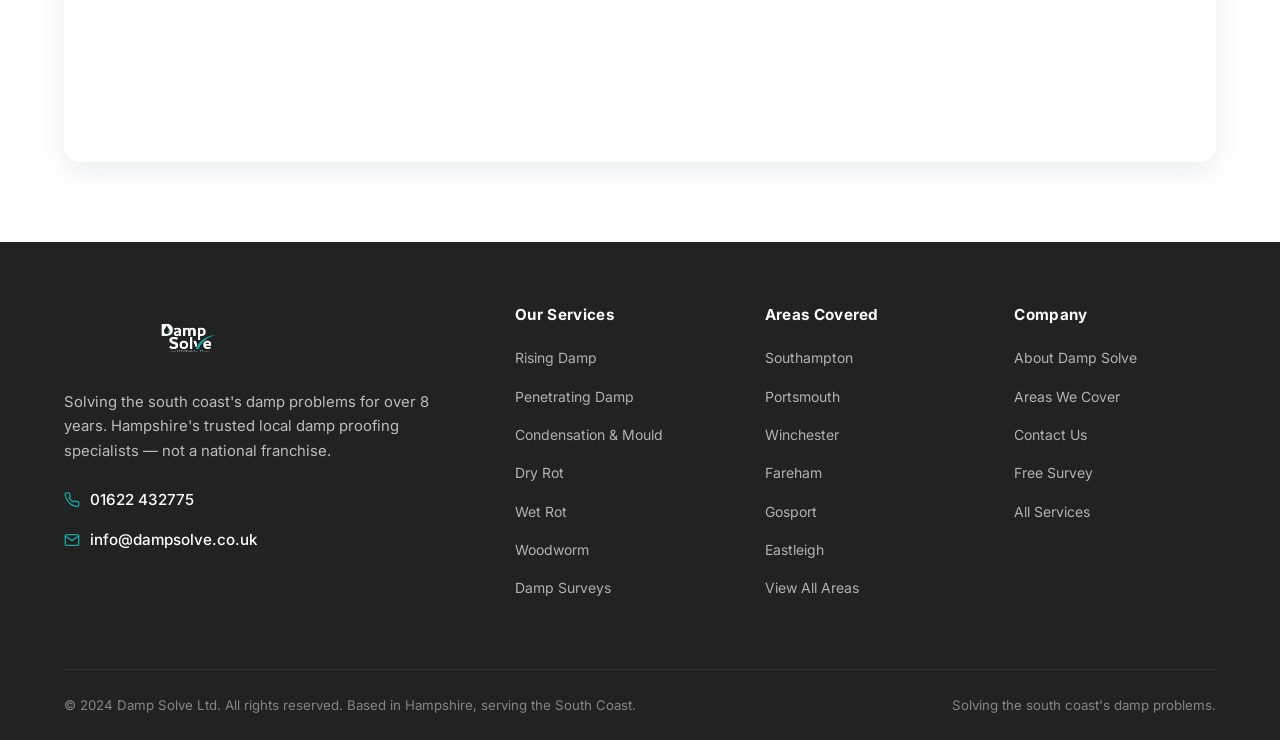
<file: contact.html>
<!DOCTYPE html>
<html lang="en">
<head>
  <meta charset="UTF-8">
  <meta name="viewport" content="width=device-width, initial-scale=1.0">
  <title>Contact Us — Damp Solve Hampshire</title>
  <meta name="description" content="Contact Damp Solve for a free damp survey across Hampshire. Call, email or fill in our form — we respond fast and cover the whole county.">
  <link rel="preconnect" href="https://fonts.googleapis.com">
  <link rel="preconnect" href="https://fonts.gstatic.com" crossorigin>
  <link href="https://fonts.googleapis.com/css2?family=Inter:wght@400;500;600;700;800&display=swap" rel="stylesheet">
  <link rel="stylesheet" href="css/styles.css">
</head>
<body>

<nav class="nav" id="nav" role="navigation" aria-label="Main navigation">
  <div class="container">
    <div class="nav__inner">
      <a href="index.html" class="nav__logo" aria-label="Damp Solve home"><img src="assets/images/logo-16.png" alt="Damp Solve" style="height: 100%; width: auto;"></a>
      <div class="nav__links">
        <div class="nav__dropdown">
          <div class="nav__dropdown-toggle" role="button" aria-haspopup="true" aria-expanded="false" tabindex="0">Services<svg class="chevron" width="14" height="14" viewBox="0 0 24 24" fill="none" stroke="currentColor" stroke-width="2.5" stroke-linecap="round"><polyline points="6 9 12 15 18 9"/></svg></div>
          <div class="nav__dropdown-menu">
            <a href="services/rising-damp.html">Rising Damp</a>
            <a href="services/penetrating-damp.html">Penetrating Damp</a>
            <a href="services/condensation-mould.html">Condensation &amp; Mould</a>
            <a href="services/dry-rot.html">Dry Rot</a>
            <a href="services/wet-rot.html">Wet Rot</a>
            <a href="services/woodworm.html">Woodworm</a>
            <a href="services/damp-surveys.html">Damp Surveys</a>
          </div>
        </div>
        <a href="areas.html" class="nav__link">Areas Covered</a>
        <a href="about.html" class="nav__link">About Us</a>
        <a href="contact.html" class="nav__link">Contact</a>
        <a href="tel:+441622432775" class="nav__cta"><svg width="14" height="14" viewBox="0 0 24 24" fill="none" stroke="currentColor" stroke-width="2.5" stroke-linecap="round"><path d="M22 16.92v3a2 2 0 0 1-2.18 2 19.79 19.79 0 0 1-8.63-3.07A19.5 19.5 0 0 1 4.69 12 19.79 19.79 0 0 1 1.61 3.41 2 2 0 0 1 3.6 1.26h3a2 2 0 0 1 2 1.72 12.84 12.84 0 0 0 .7 2.81 2 2 0 0 1-.45 2.11L7.91 8.91a16 16 0 0 0 6 6l.86-.87a2 2 0 0 1 2.11-.45 12.84 12.84 0 0 0 2.81.7A2 2 0 0 1 22 16.92z"/></svg>Call Now</a>
      </div>
      <button class="nav__hamburger" id="hamburger" aria-label="Open menu" aria-expanded="false" aria-controls="mobileMenu"><span></span><span></span><span></span></button>
    </div>
  </div>
  <div class="nav__mobile" id="mobileMenu" role="dialog" aria-label="Mobile menu">
    <div class="nav__mobile-services">
      <div class="nav__mobile-services-title">Our Services</div>
      <a href="services/rising-damp.html">Rising Damp</a>
      <a href="services/penetrating-damp.html">Penetrating Damp</a>
      <a href="services/condensation-mould.html">Condensation &amp; Mould</a>
      <a href="services/dry-rot.html">Dry Rot</a>
      <a href="services/wet-rot.html">Wet Rot</a>
      <a href="services/woodworm.html">Woodworm</a>
      <a href="services/damp-surveys.html">Damp Surveys</a>
    </div>
    <a href="areas.html" class="nav__mobile-link">Areas Covered</a>
    <a href="about.html" class="nav__mobile-link">About Us</a>
    <a href="contact.html" class="nav__mobile-link">Contact</a>
    <div class="nav__mobile-cta"><a href="tel:+441622432775"><svg width="16" height="16" viewBox="0 0 24 24" fill="none" stroke="currentColor" stroke-width="2.5" stroke-linecap="round" style="vertical-align:middle;margin-right:6px"><path d="M22 16.92v3a2 2 0 0 1-2.18 2 19.79 19.79 0 0 1-8.63-3.07A19.5 19.5 0 0 1 4.69 12 19.79 19.79 0 0 1 1.61 3.41 2 2 0 0 1 3.6 1.26h3a2 2 0 0 1 2 1.72 12.84 12.84 0 0 0 .7 2.81 2 2 0 0 1-.45 2.11L7.91 8.91a16 16 0 0 0 6 6l.86-.87a2 2 0 0 1 2.11-.45 12.84 12.84 0 0 0 2.81.7A2 2 0 0 1 22 16.92z"/></svg>Call Now — Free Survey Available</a></div>
  </div>
</nav>

<!-- ══ HERO ════════════════════════════════════════════════════ -->
<section class="page-hero page-hero--contact">
  <div class="container">
    <div class="page-hero__inner">
      <span class="label">Get in Touch</span>
      <h1>Contact Damp Solve</h1>
      <p>Get in touch for a free, no-obligation damp survey across Hampshire. We respond fast — because we know damp problems don't wait.</p>
    </div>
  </div>
</section>

<!-- ══ CONTACT SECTION ════════════════════════════════════════ -->
<section class="section" id="survey">
  <div class="container">
    <div class="contact-layout">

      <!-- Contact info -->
      <div>
        <h2 style="margin-bottom:0.75rem;">Speak to the Team</h2>
        <div class="divider divider--left"></div>
        <p style="color:var(--mid-grey);margin-bottom:2rem;">We're a local Hampshire company — when you call, you speak directly to the people who will be doing the work. No call centres, no chasing.</p>

        <div class="contact-info-card animate-in">
          <div class="contact-info-icon">
            <svg width="22" height="22" viewBox="0 0 24 24" fill="none" stroke="currentColor" stroke-width="2" stroke-linecap="round"><path d="M22 16.92v3a2 2 0 0 1-2.18 2 19.79 19.79 0 0 1-8.63-3.07A19.5 19.5 0 0 1 4.69 12 19.79 19.79 0 0 1 1.61 3.41 2 2 0 0 1 3.6 1.26h3a2 2 0 0 1 2 1.72 12.84 12.84 0 0 0 .7 2.81 2 2 0 0 1-.45 2.11L7.91 8.91a16 16 0 0 0 6 6l.86-.87a2 2 0 0 1 2.11-.45 12.84 12.84 0 0 0 2.81.7A2 2 0 0 1 22 16.92z"/></svg>
          </div>
          <div>
            <strong>Phone</strong>
            <a href="tel:+441622432775">01622 432775</a>
          </div>
        </div>

        <div class="contact-info-card animate-in delay-1">
          <div class="contact-info-icon">
            <svg width="22" height="22" viewBox="0 0 24 24" fill="none" stroke="currentColor" stroke-width="2" stroke-linecap="round"><path d="M4 4h16c1.1 0 2 .9 2 2v12c0 1.1-.9 2-2 2H4c-1.1 0-2-.9-2-2V6c0-1.1.9-2 2-2z"/><polyline points="22,6 12,13 2,6"/></svg>
          </div>
          <div>
            <strong>Email</strong>
            <a href="mailto:info@dampsolve.co.uk">info@dampsolve.co.uk</a>
          </div>
        </div>

        <div class="contact-info-card animate-in delay-2">
          <div class="contact-info-icon">
            <svg width="22" height="22" viewBox="0 0 24 24" fill="none" stroke="currentColor" stroke-width="2" stroke-linecap="round"><path d="M21 10c0 7-9 13-9 13s-9-6-9-13a9 9 0 0 1 18 0z"/><circle cx="12" cy="10" r="3"/></svg>
          </div>
          <div>
            <strong>Service Area</strong>
            <p>Whole of Hampshire, South Coast</p>
          </div>
        </div>

        <div class="contact-info-card animate-in delay-3">
          <div class="contact-info-icon">
            <svg width="22" height="22" viewBox="0 0 24 24" fill="none" stroke="currentColor" stroke-width="2" stroke-linecap="round"><circle cx="12" cy="12" r="10"/><polyline points="12 6 12 12 16 14"/></svg>
          </div>
          <div>
            <strong>Response Time</strong>
            <p>We aim to respond same day</p>
          </div>
        </div>

        <div style="margin-top:1.5rem;padding:1.5rem;background:var(--amber-light);border-radius:var(--radius);border:1px solid rgba(27,166,166,0.24);">
          <strong style="color:var(--navy);display:block;margin-bottom:0.5rem;">Free Survey Promise</strong>
          <p style="color:var(--mid-grey);font-size:0.9rem;margin:0;">Our initial surveys are completely free with no obligation. We'll visit, assess your property honestly, and give you clear options — with no pressure to proceed.</p>
        </div>
      </div>

      <!-- Contact form -->
      <div class="contact-form-card animate-in delay-1">
        <h3 style="margin-bottom:1.5rem;">Send Us a Message</h3>
        <form action="#" method="post" data-form="contact" novalidate>
          <div class="form-row">
            <div class="form-group">
              <label for="c-name">Your Name *</label>
              <input type="text" id="c-name" name="name" placeholder="John Smith" required>
            </div>
            <div class="form-group">
              <label for="c-phone">Phone Number *</label>
              <input type="tel" id="c-phone" name="phone" placeholder="07700 000000" required>
            </div>
          </div>
          <div class="form-group">
            <label for="c-email">Email Address</label>
            <input type="email" id="c-email" name="email" placeholder="john@example.com">
          </div>
          <div class="form-group">
            <label for="c-area">Town / Area *</label>
            <input type="text" id="c-area" name="area" placeholder="e.g. Southampton, Fareham, Winchester" required>
          </div>
          <div class="form-group">
            <label for="c-problem">Type of Problem</label>
            <select id="c-problem" name="problem">
              <option value="">Select a problem type…</option>
              <option>Rising Damp</option>
              <option>Penetrating Damp</option>
              <option>Condensation / Mould</option>
              <option>Dry Rot</option>
              <option>Wet Rot</option>
              <option>Woodworm</option>
              <option>Damp Survey (buying a property)</option>
              <option>Not Sure — Need a Survey</option>
            </select>
          </div>
          <div class="form-group">
            <label for="c-message">Tell Us More</label>
            <textarea id="c-message" name="message" placeholder="Briefly describe what you've noticed — e.g. damp patches on the chimney breast, black mould in the corner of the bedroom, small holes in floorboards…"></textarea>
          </div>
          <div class="form-group">
            <label for="c-time">Preferred Contact Time</label>
            <select id="c-time" name="contact_time">
              <option value="">Any time is fine</option>
              <option>Morning (9am–12pm)</option>
              <option>Afternoon (12pm–5pm)</option>
              <option>Evening (5pm–7pm)</option>
            </select>
          </div>
          <button type="submit" class="form-submit">Send Message &rarr;</button>
        </form>
      </div>

    </div>

    <!-- Map -->
    <div class="map-embed animate-in mt-3">
      <iframe src="https://www.google.com/maps/embed?pb=!1m14!1m12!1m3!1d164000!2d-1.3987!3d50.9097!2m3!1f0!2f0!3f0!3m2!1i1024!2i768!4f13.1!5e0!3m2!1sen!2suk!4v1680000000000!5m2!1sen!2suk"
        width="100%" height="380" style="border:0;" allowfullscreen="" loading="lazy"
        referrerpolicy="no-referrer-when-downgrade" title="Hampshire coverage area — Damp Solve">
      </iframe>
    </div>
  </div>
</section>

<!-- ══ FOOTER ══════════════════════════════════════════════════ -->
<footer class="footer" role="contentinfo">
  <div class="container">
    <div class="footer__grid">
      <div>
        <div class="footer__logo" style="background: none;">
          <img src="assets/images/logo-08.png" alt="Damp Solve" style="height: 100%; width: 100%; object-fit: contain;">
        </div>
        <p class="footer__tagline">Solving the south coast's damp problems for over 8 years. Hampshire's trusted local damp proofing specialists — not a national franchise.</p>
        <a href="tel:+441622432775" class="footer__contact-link">
          <svg width="16" height="16" viewBox="0 0 24 24" fill="none" stroke="currentColor" stroke-width="2" stroke-linecap="round"><path d="M22 16.92v3a2 2 0 0 1-2.18 2 19.79 19.79 0 0 1-8.63-3.07A19.5 19.5 0 0 1 4.69 12 19.79 19.79 0 0 1 1.61 3.41 2 2 0 0 1 3.6 1.26h3a2 2 0 0 1 2 1.72 12.84 12.84 0 0 0 .7 2.81 2 2 0 0 1-.45 2.11L7.91 8.91a16 16 0 0 0 6 6l.86-.87a2 2 0 0 1 2.11-.45 12.84 12.84 0 0 0 2.81.7A2 2 0 0 1 22 16.92z"/></svg>
          01622 432775
        </a>
        <a href="mailto:info@dampsolve.co.uk" class="footer__contact-link">
          <svg width="16" height="16" viewBox="0 0 24 24" fill="none" stroke="currentColor" stroke-width="2" stroke-linecap="round"><path d="M4 4h16c1.1 0 2 .9 2 2v12c0 1.1-.9 2-2 2H4c-1.1 0-2-.9-2-2V6c0-1.1.9-2 2-2z"/><polyline points="22,6 12,13 2,6"/></svg>
          info@dampsolve.co.uk
        </a>
      </div>
      <div class="footer__col">
        <h4>Our Services</h4>
        <ul>
          <li><a href="services/rising-damp.html">Rising Damp</a></li>
          <li><a href="services/penetrating-damp.html">Penetrating Damp</a></li>
          <li><a href="services/condensation-mould.html">Condensation &amp; Mould</a></li>
          <li><a href="services/dry-rot.html">Dry Rot</a></li>
          <li><a href="services/wet-rot.html">Wet Rot</a></li>
          <li><a href="services/woodworm.html">Woodworm</a></li>
          <li><a href="services/damp-surveys.html">Damp Surveys</a></li>
        </ul>
      </div>
      <div class="footer__col">
        <h4>Areas Covered</h4>
        <ul>
          <li><a href="areas.html">Southampton</a></li>
          <li><a href="areas.html">Portsmouth</a></li>
          <li><a href="areas.html">Winchester</a></li>
          <li><a href="areas.html">Fareham</a></li>
          <li><a href="areas.html">Gosport</a></li>
          <li><a href="areas.html">Eastleigh</a></li>
          <li><a href="areas.html">View All Areas</a></li>
        </ul>
      </div>
      <div class="footer__col">
        <h4>Company</h4>
        <ul>
          <li><a href="about.html">About Damp Solve</a></li>
          <li><a href="areas.html">Areas We Cover</a></li>
          <li><a href="contact.html">Contact Us</a></li>
          <li><a href="contact.html#survey">Free Survey</a></li>
          <li><a href="services.html">All Services</a></li>
        </ul>
      </div>
    </div>
    <div class="footer__bottom">
      <p>&copy; 2024 Damp Solve Ltd. All rights reserved. Based in Hampshire, serving the South Coast.</p>
      <p>Solving the south coast's damp problems.</p>
    </div>
  </div>
</footer>

<!-- ══ FLOATING BUTTONS ════════════════════════════════════════ -->
<div class="floating-btns" role="complementary" aria-label="Quick contact">
  <a href="https://wa.me/441622432775" class="float-btn float-btn--whatsapp" target="_blank" rel="noopener" aria-label="Contact us on WhatsApp">
    <svg width="28" height="28" viewBox="0 0 24 24" fill="white"><path d="M17.472 14.382c-.297-.149-1.758-.867-2.03-.967-.273-.099-.471-.148-.67.15-.197.297-.767.966-.94 1.164-.173.199-.347.223-.644.075-.297-.15-1.255-.463-2.39-1.475-.883-.788-1.48-1.761-1.653-2.059-.173-.297-.018-.458.13-.606.134-.133.298-.347.446-.52.149-.174.198-.298.298-.497.099-.198.05-.371-.025-.52-.075-.149-.669-1.612-.916-2.207-.242-.579-.487-.5-.669-.51-.173-.008-.371-.01-.57-.01-.198 0-.52.074-.792.372-.272.297-1.04 1.016-1.04 2.479 0 1.462 1.065 2.875 1.213 3.074.149.198 2.096 3.2 5.077 4.487.709.306 1.262.489 1.694.625.712.227 1.36.195 1.871.118.571-.085 1.758-.719 2.006-1.413.248-.694.248-1.289.173-1.413-.074-.124-.272-.198-.57-.347m-5.421 7.403h-.004a9.87 9.87 0 0 1-5.031-1.378l-.361-.214-3.741.982.998-3.648-.235-.374a9.86 9.86 0 0 1-1.51-5.26c.001-5.45 4.436-9.884 9.888-9.884 2.64 0 5.122 1.03 6.988 2.898a9.825 9.825 0 0 1 2.893 6.994c-.003 5.45-4.437 9.884-9.885 9.884m8.413-18.297A11.815 11.815 0 0 0 12.05 0C5.495 0 .16 5.335.157 11.892c0 2.096.547 4.142 1.588 5.945L.057 24l6.305-1.654a11.882 11.882 0 0 0 5.683 1.448h.005c6.554 0 11.89-5.335 11.893-11.893a11.821 11.821 0 0 0-3.48-8.413Z"/></svg>
  </a>
  <a href="tel:+441622432775" class="float-btn float-btn--phone" aria-label="Call Damp Solve now">
    <svg width="24" height="24" viewBox="0 0 24 24" fill="none" stroke="white" stroke-width="2.5" stroke-linecap="round"><path d="M22 16.92v3a2 2 0 0 1-2.18 2 19.79 19.79 0 0 1-8.63-3.07A19.5 19.5 0 0 1 4.69 12 19.79 19.79 0 0 1 1.61 3.41 2 2 0 0 1 3.6 1.26h3a2 2 0 0 1 2 1.72 12.84 12.84 0 0 0 .7 2.81 2 2 0 0 1-.45 2.11L7.91 8.91a16 16 0 0 0 6 6l.86-.87a2 2 0 0 1 2.11-.45 12.84 12.84 0 0 0 2.81.7A2 2 0 0 1 22 16.92z"/></svg>
  </a>
</div>

<script src="js/main.js"></script>
</body>
</html>
</file>
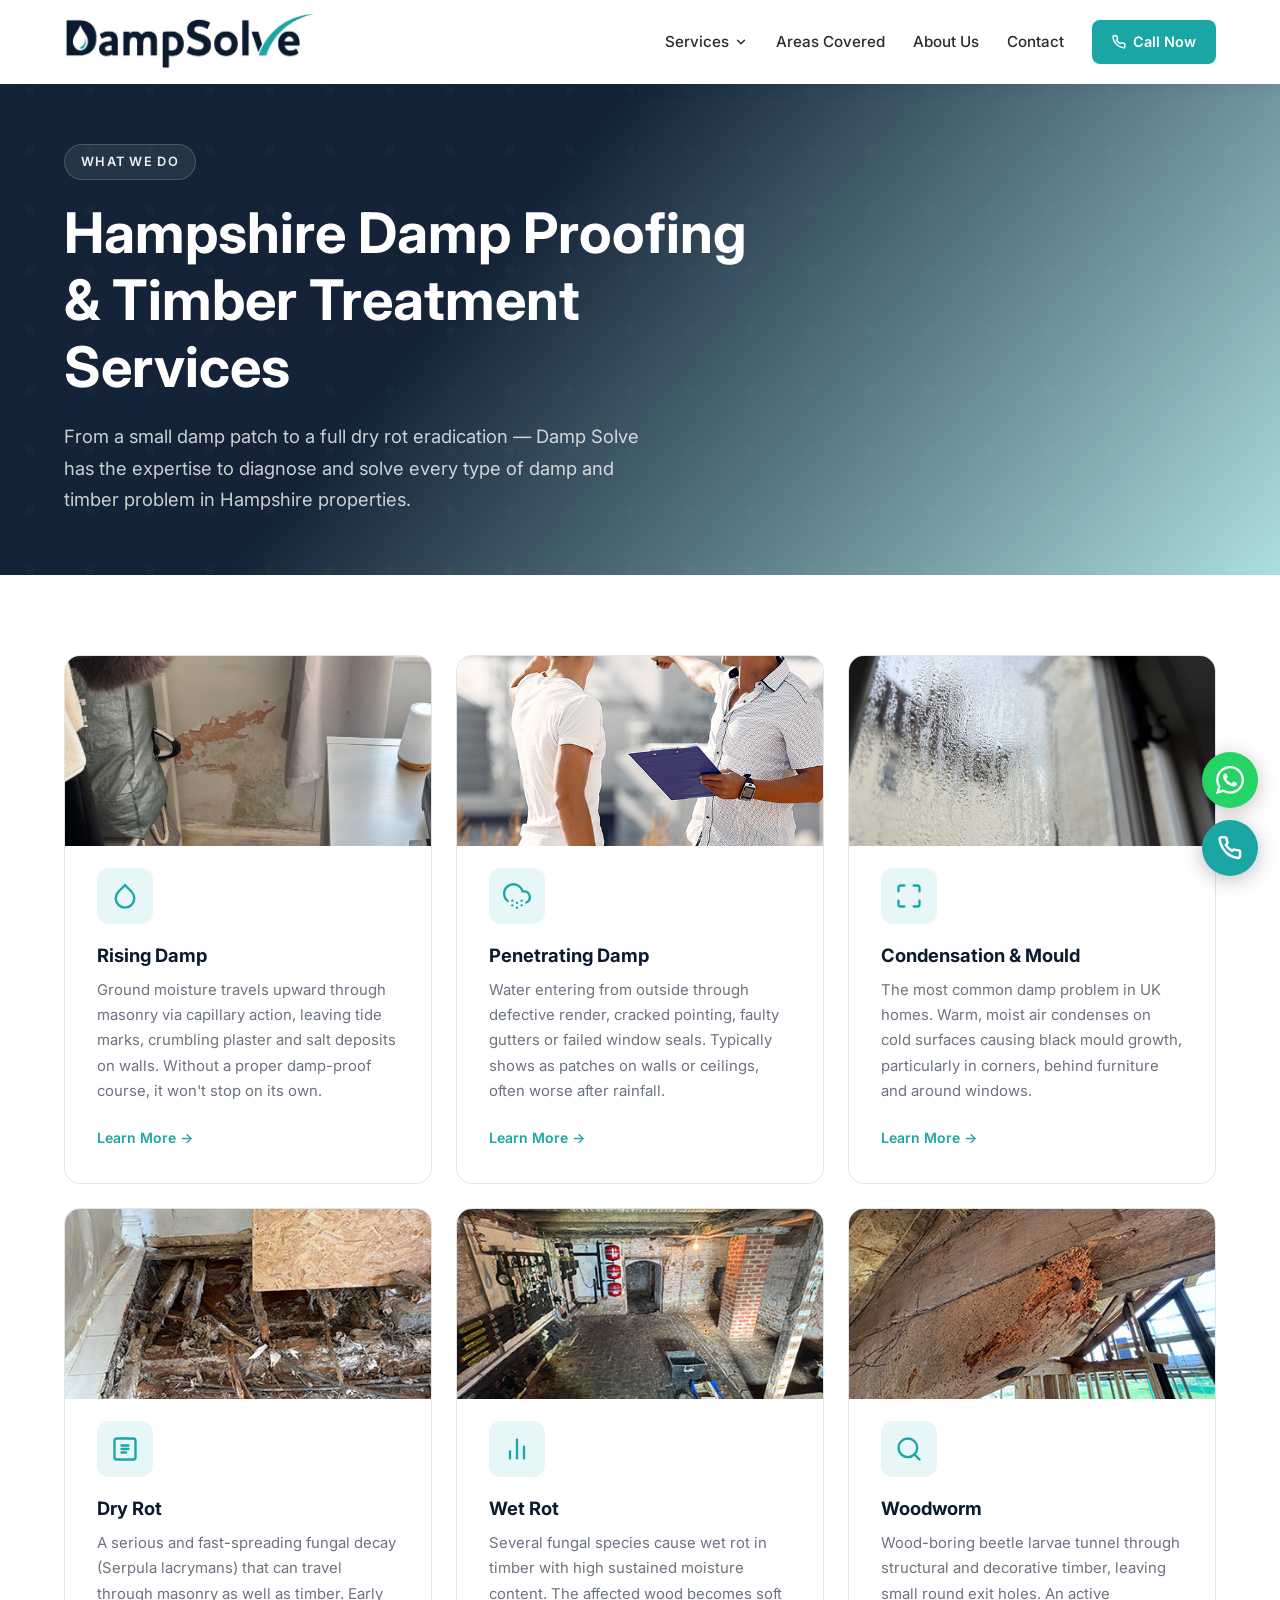
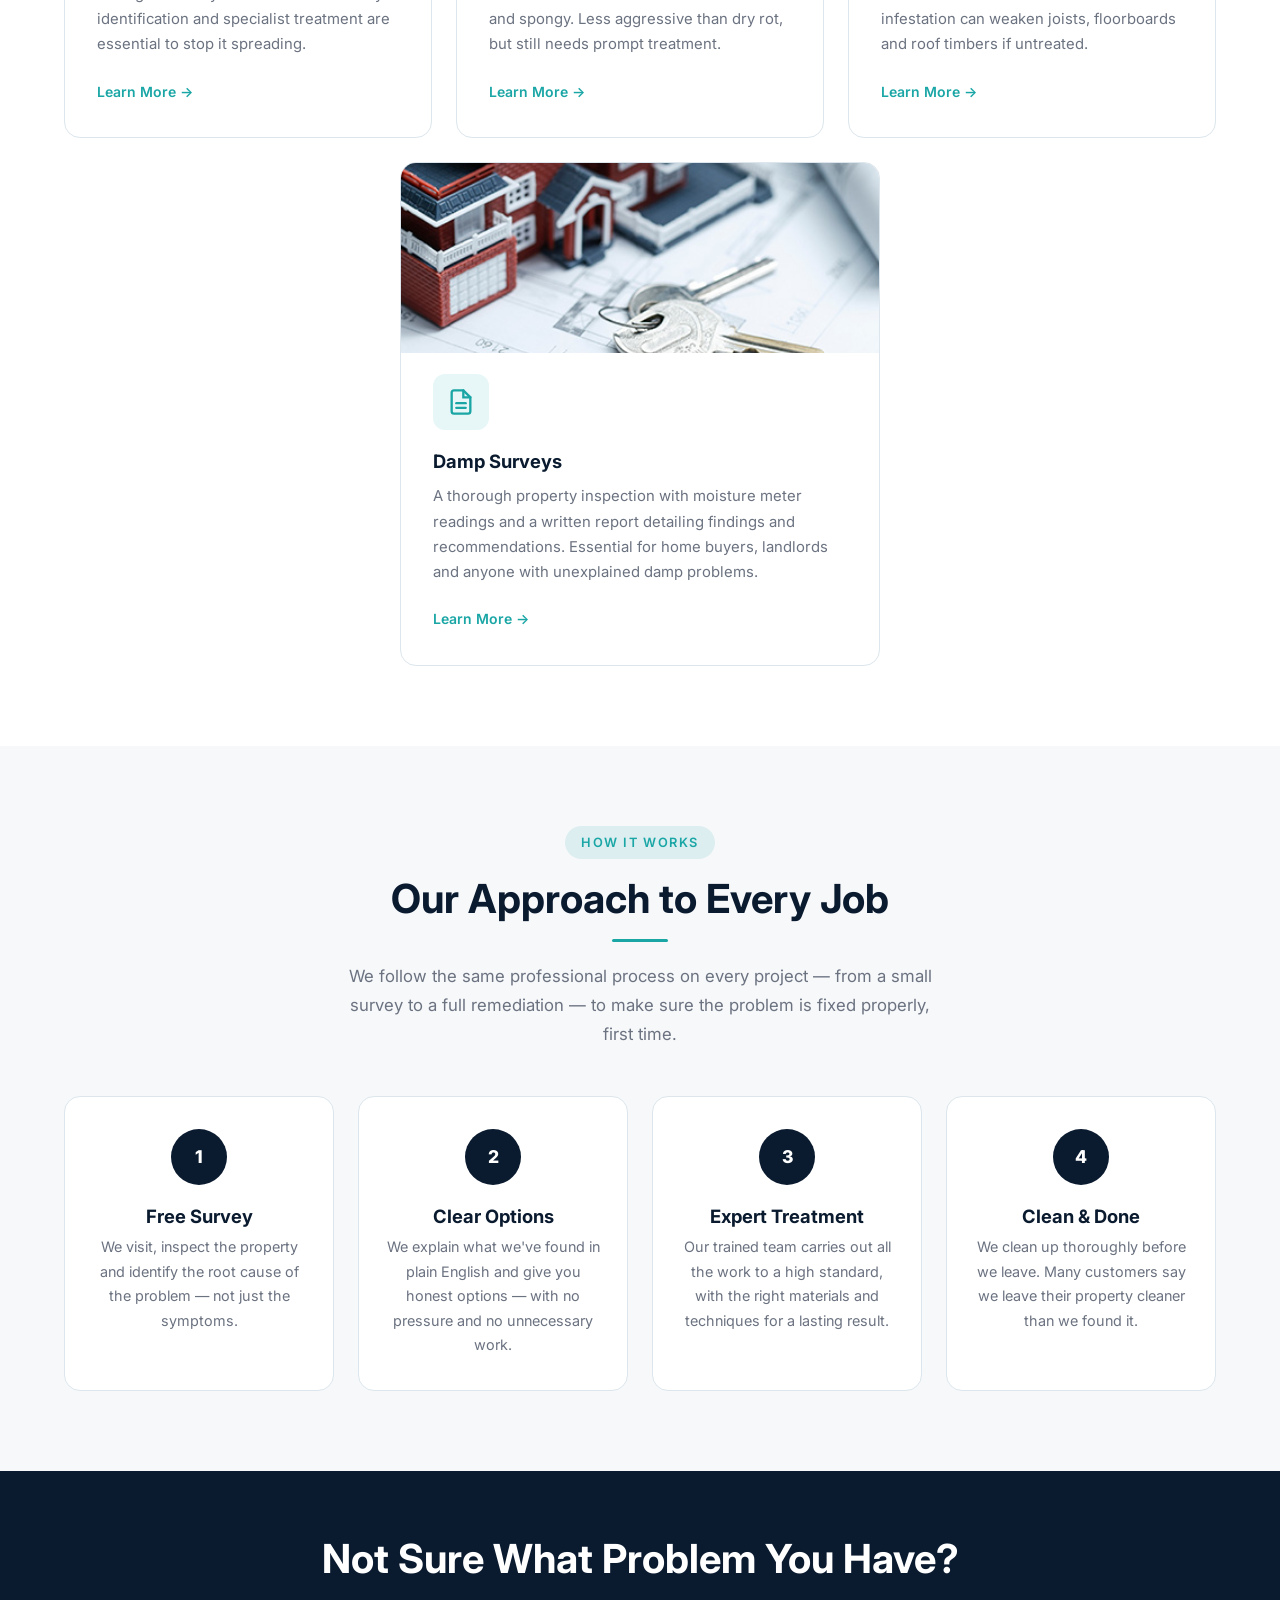
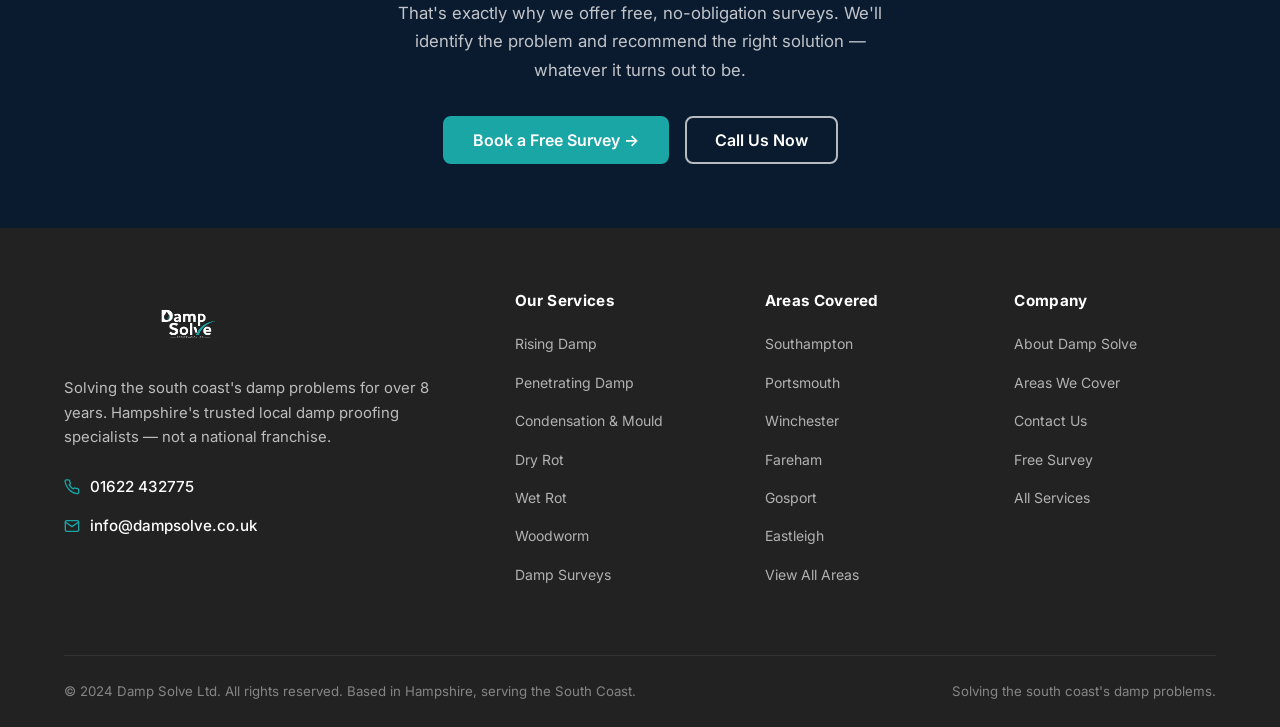
<file: services.html>
<!DOCTYPE html>
<html lang="en">
<head>
  <meta charset="UTF-8">
  <meta name="viewport" content="width=device-width, initial-scale=1.0">
  <title>Our Services — Damp Solve Hampshire</title>
  <meta name="description" content="Damp Solve offers expert damp proofing, timber treatment and damp surveys across Hampshire. Rising damp, dry rot, wet rot, mould, woodworm and more.">
  <link rel="preconnect" href="https://fonts.googleapis.com">
  <link rel="preconnect" href="https://fonts.gstatic.com" crossorigin>
  <link href="https://fonts.googleapis.com/css2?family=Inter:wght@400;500;600;700;800&display=swap" rel="stylesheet">
  <link rel="stylesheet" href="css/styles.css">
</head>
<body>

<!-- ══ NAVIGATION ══════════════════════════════════════════════ -->
<nav class="nav" id="nav" role="navigation" aria-label="Main navigation">
  <div class="container">
    <div class="nav__inner">
      <a href="index.html" class="nav__logo" aria-label="Damp Solve home"><img src="assets/images/logo-16.png" alt="Damp Solve" style="height: 100%; width: auto;"></a>
      <div class="nav__links">
        <div class="nav__dropdown">
          <div class="nav__dropdown-toggle" role="button" aria-haspopup="true" aria-expanded="false" tabindex="0">Services<svg class="chevron" width="14" height="14" viewBox="0 0 24 24" fill="none" stroke="currentColor" stroke-width="2.5" stroke-linecap="round"><polyline points="6 9 12 15 18 9"/></svg></div>
          <div class="nav__dropdown-menu">
            <a href="services/rising-damp.html">Rising Damp</a>
            <a href="services/penetrating-damp.html">Penetrating Damp</a>
            <a href="services/condensation-mould.html">Condensation &amp; Mould</a>
            <a href="services/dry-rot.html">Dry Rot</a>
            <a href="services/wet-rot.html">Wet Rot</a>
            <a href="services/woodworm.html">Woodworm</a>
            <a href="services/damp-surveys.html">Damp Surveys</a>
          </div>
        </div>
        <a href="areas.html" class="nav__link">Areas Covered</a>
        <a href="about.html" class="nav__link">About Us</a>
        <a href="contact.html" class="nav__link">Contact</a>
        <a href="tel:+441622432775" class="nav__cta"><svg width="14" height="14" viewBox="0 0 24 24" fill="none" stroke="currentColor" stroke-width="2.5" stroke-linecap="round"><path d="M22 16.92v3a2 2 0 0 1-2.18 2 19.79 19.79 0 0 1-8.63-3.07A19.5 19.5 0 0 1 4.69 12 19.79 19.79 0 0 1 1.61 3.41 2 2 0 0 1 3.6 1.26h3a2 2 0 0 1 2 1.72 12.84 12.84 0 0 0 .7 2.81 2 2 0 0 1-.45 2.11L7.91 8.91a16 16 0 0 0 6 6l.86-.87a2 2 0 0 1 2.11-.45 12.84 12.84 0 0 0 2.81.7A2 2 0 0 1 22 16.92z"/></svg>Call Now</a>
      </div>
      <button class="nav__hamburger" id="hamburger" aria-label="Open menu" aria-expanded="false" aria-controls="mobileMenu"><span></span><span></span><span></span></button>
    </div>
  </div>
  <div class="nav__mobile" id="mobileMenu" role="dialog" aria-label="Mobile menu">
    <div class="nav__mobile-services">
      <div class="nav__mobile-services-title">Our Services</div>
      <a href="services/rising-damp.html">Rising Damp</a>
      <a href="services/penetrating-damp.html">Penetrating Damp</a>
      <a href="services/condensation-mould.html">Condensation &amp; Mould</a>
      <a href="services/dry-rot.html">Dry Rot</a>
      <a href="services/wet-rot.html">Wet Rot</a>
      <a href="services/woodworm.html">Woodworm</a>
      <a href="services/damp-surveys.html">Damp Surveys</a>
    </div>
    <a href="areas.html" class="nav__mobile-link">Areas Covered</a>
    <a href="about.html" class="nav__mobile-link">About Us</a>
    <a href="contact.html" class="nav__mobile-link">Contact</a>
    <div class="nav__mobile-cta"><a href="tel:+441622432775"><svg width="16" height="16" viewBox="0 0 24 24" fill="none" stroke="currentColor" stroke-width="2.5" stroke-linecap="round" style="vertical-align:middle;margin-right:6px"><path d="M22 16.92v3a2 2 0 0 1-2.18 2 19.79 19.79 0 0 1-8.63-3.07A19.5 19.5 0 0 1 4.69 12 19.79 19.79 0 0 1 1.61 3.41 2 2 0 0 1 3.6 1.26h3a2 2 0 0 1 2 1.72 12.84 12.84 0 0 0 .7 2.81 2 2 0 0 1-.45 2.11L7.91 8.91a16 16 0 0 0 6 6l.86-.87a2 2 0 0 1 2.11-.45 12.84 12.84 0 0 0 2.81.7A2 2 0 0 1 22 16.92z"/></svg>Call Now — Free Survey Available</a></div>
  </div>
</nav>

<!-- ══ PAGE HERO ═══════════════════════════════════════════════ -->
<section class="page-hero">
  <div class="container">
    <div class="page-hero__inner">
      <span class="label">What We Do</span>
      <h1>Hampshire Damp Proofing &amp; Timber Treatment Services</h1>
      <p>From a small damp patch to a full dry rot eradication — Damp Solve has the expertise to diagnose and solve every type of damp and timber problem in Hampshire properties.</p>
    </div>
  </div>
</section>

<!-- ══ SERVICES GRID ═══════════════════════════════════════════ -->
<section class="section">
  <div class="container">
    <div class="services-grid">

      <article class="service-card animate-in">
        <div class="service-card__icon">
          <svg width="28" height="28" viewBox="0 0 24 24" fill="none" stroke="currentColor" stroke-width="2" stroke-linecap="round"><path d="M12 2.69l5.66 5.66a8 8 0 1 1-11.31 0z"/></svg>
        </div>
        <h3>Rising Damp</h3>
        <p>Ground moisture travels upward through masonry via capillary action, leaving tide marks, crumbling plaster and salt deposits on walls. Without a proper damp-proof course, it won't stop on its own.</p>
        <a href="services/rising-damp.html" class="service-card__link">Learn More &rarr;</a>
      </article>

      <article class="service-card animate-in delay-1">
        <div class="service-card__icon">
          <svg width="28" height="28" viewBox="0 0 24 24" fill="none" stroke="currentColor" stroke-width="2" stroke-linecap="round"><path d="M20 17.58A5 5 0 0 0 18 8h-1.26A8 8 0 1 0 4 16.25"/><line x1="8" y1="16" x2="8.01" y2="16"/><line x1="8" y1="20" x2="8.01" y2="20"/><line x1="12" y1="18" x2="12.01" y2="18"/><line x1="12" y1="22" x2="12.01" y2="22"/><line x1="16" y1="16" x2="16.01" y2="16"/><line x1="16" y1="20" x2="16.01" y2="20"/></svg>
        </div>
        <h3>Penetrating Damp</h3>
        <p>Water entering from outside through defective render, cracked pointing, faulty gutters or failed window seals. Typically shows as patches on walls or ceilings, often worse after rainfall.</p>
        <a href="services/penetrating-damp.html" class="service-card__link">Learn More &rarr;</a>
      </article>

      <article class="service-card animate-in delay-2">
        <div class="service-card__icon">
          <svg width="28" height="28" viewBox="0 0 24 24" fill="none" stroke="currentColor" stroke-width="2" stroke-linecap="round"><path d="M8 3H5a2 2 0 0 0-2 2v3m18 0V5a2 2 0 0 0-2-2h-3m0 18h3a2 2 0 0 0 2-2v-3M3 16v3a2 2 0 0 0 2 2h3"/></svg>
        </div>
        <h3>Condensation &amp; Mould</h3>
        <p>The most common damp problem in UK homes. Warm, moist air condenses on cold surfaces causing black mould growth, particularly in corners, behind furniture and around windows.</p>
        <a href="services/condensation-mould.html" class="service-card__link">Learn More &rarr;</a>
      </article>

      <article class="service-card animate-in delay-3">
        <div class="service-card__icon">
          <svg width="28" height="28" viewBox="0 0 24 24" fill="none" stroke="currentColor" stroke-width="2" stroke-linecap="round"><rect x="3" y="3" width="18" height="18" rx="2"/><path d="M9 9h6M9 12h6M9 15h4"/></svg>
        </div>
        <h3>Dry Rot</h3>
        <p>A serious and fast-spreading fungal decay (Serpula lacrymans) that can travel through masonry as well as timber. Early identification and specialist treatment are essential to stop it spreading.</p>
        <a href="services/dry-rot.html" class="service-card__link">Learn More &rarr;</a>
      </article>

      <article class="service-card animate-in delay-4">
        <div class="service-card__icon">
          <svg width="28" height="28" viewBox="0 0 24 24" fill="none" stroke="currentColor" stroke-width="2" stroke-linecap="round"><path d="M18 20V10"/><path d="M12 20V4"/><path d="M6 20v-6"/></svg>
        </div>
        <h3>Wet Rot</h3>
        <p>Several fungal species cause wet rot in timber with high sustained moisture content. The affected wood becomes soft and spongy. Less aggressive than dry rot, but still needs prompt treatment.</p>
        <a href="services/wet-rot.html" class="service-card__link">Learn More &rarr;</a>
      </article>

      <article class="service-card animate-in delay-5">
        <div class="service-card__icon">
          <svg width="28" height="28" viewBox="0 0 24 24" fill="none" stroke="currentColor" stroke-width="2" stroke-linecap="round"><circle cx="11" cy="11" r="8"/><line x1="21" y1="21" x2="16.65" y2="16.65"/></svg>
        </div>
        <h3>Woodworm</h3>
        <p>Wood-boring beetle larvae tunnel through structural and decorative timber, leaving small round exit holes. An active infestation can weaken joists, floorboards and roof timbers if untreated.</p>
        <a href="services/woodworm.html" class="service-card__link">Learn More &rarr;</a>
      </article>

      <article class="service-card animate-in" style="grid-column:1/-1;max-width:480px;margin:0 auto;">
        <div class="service-card__icon">
          <svg width="28" height="28" viewBox="0 0 24 24" fill="none" stroke="currentColor" stroke-width="2" stroke-linecap="round"><path d="M14 2H6a2 2 0 0 0-2 2v16a2 2 0 0 0 2 2h12a2 2 0 0 0 2-2V8z"/><polyline points="14 2 14 8 20 8"/><line x1="16" y1="13" x2="8" y2="13"/><line x1="16" y1="17" x2="8" y2="17"/></svg>
        </div>
        <h3>Damp Surveys</h3>
        <p>A thorough property inspection with moisture meter readings and a written report detailing findings and recommendations. Essential for home buyers, landlords and anyone with unexplained damp problems.</p>
        <a href="services/damp-surveys.html" class="service-card__link">Learn More &rarr;</a>
      </article>

    </div>
  </div>
</section>

<!-- ══ PROCESS OVERVIEW ════════════════════════════════════════ -->
<section class="section section--grey" aria-labelledby="process-heading">
  <div class="container">
    <div class="section-header">
      <span class="label">How It Works</span>
      <h2 id="process-heading">Our Approach to Every Job</h2>
      <div class="divider"></div>
      <p>We follow the same professional process on every project — from a small survey to a full remediation — to make sure the problem is fixed properly, first time.</p>
    </div>
    <div style="display:grid;grid-template-columns:repeat(4,1fr);gap:1.5rem;" class="process-overview">
      <div class="animate-in" style="text-align:center;padding:2rem 1.5rem;background:#fff;border-radius:var(--radius-lg);border:1px solid var(--border);">
        <div style="width:56px;height:56px;background:var(--navy);border-radius:50%;display:flex;align-items:center;justify-content:center;margin:0 auto 1.25rem;color:#fff;font-weight:800;font-size:1.1rem;">1</div>
        <h4 style="margin-bottom:0.5rem;">Free Survey</h4>
        <p style="color:var(--mid-grey);font-size:0.9rem;margin:0;">We visit, inspect the property and identify the root cause of the problem — not just the symptoms.</p>
      </div>
      <div class="animate-in delay-1" style="text-align:center;padding:2rem 1.5rem;background:#fff;border-radius:var(--radius-lg);border:1px solid var(--border);">
        <div style="width:56px;height:56px;background:var(--navy);border-radius:50%;display:flex;align-items:center;justify-content:center;margin:0 auto 1.25rem;color:#fff;font-weight:800;font-size:1.1rem;">2</div>
        <h4 style="margin-bottom:0.5rem;">Clear Options</h4>
        <p style="color:var(--mid-grey);font-size:0.9rem;margin:0;">We explain what we've found in plain English and give you honest options — with no pressure and no unnecessary work.</p>
      </div>
      <div class="animate-in delay-2" style="text-align:center;padding:2rem 1.5rem;background:#fff;border-radius:var(--radius-lg);border:1px solid var(--border);">
        <div style="width:56px;height:56px;background:var(--navy);border-radius:50%;display:flex;align-items:center;justify-content:center;margin:0 auto 1.25rem;color:#fff;font-weight:800;font-size:1.1rem;">3</div>
        <h4 style="margin-bottom:0.5rem;">Expert Treatment</h4>
        <p style="color:var(--mid-grey);font-size:0.9rem;margin:0;">Our trained team carries out all the work to a high standard, with the right materials and techniques for a lasting result.</p>
      </div>
      <div class="animate-in delay-3" style="text-align:center;padding:2rem 1.5rem;background:#fff;border-radius:var(--radius-lg);border:1px solid var(--border);">
        <div style="width:56px;height:56px;background:var(--navy);border-radius:50%;display:flex;align-items:center;justify-content:center;margin:0 auto 1.25rem;color:#fff;font-weight:800;font-size:1.1rem;">4</div>
        <h4 style="margin-bottom:0.5rem;">Clean &amp; Done</h4>
        <p style="color:var(--mid-grey);font-size:0.9rem;margin:0;">We clean up thoroughly before we leave. Many customers say we leave their property cleaner than we found it.</p>
      </div>
    </div>
  </div>
</section>

<!-- ══ CTA BAND ════════════════════════════════════════════════ -->
<section style="background:var(--navy);padding:64px 0;text-align:center;">
  <div class="container">
    <h2 style="color:#fff;margin-bottom:1rem;">Not Sure What Problem You Have?</h2>
    <p style="color:rgba(255,255,255,0.75);max-width:520px;margin:0 auto 2rem;font-size:1.05rem;">That's exactly why we offer free, no-obligation surveys. We'll identify the problem and recommend the right solution — whatever it turns out to be.</p>
    <div style="display:flex;gap:1rem;justify-content:center;flex-wrap:wrap;">
      <a href="contact.html" class="btn btn--primary">Book a Free Survey &rarr;</a>
      <a href="tel:+441622432775" class="btn btn--secondary">Call Us Now</a>
    </div>
  </div>
</section>

<!-- ══ FOOTER ══════════════════════════════════════════════════ -->
<footer class="footer" role="contentinfo">
  <div class="container">
    <div class="footer__grid">
      <div>
        <div class="footer__logo" style="background: none;">
          <img src="assets/images/logo-08.png" alt="Damp Solve" style="height: 100%; width: 100%; object-fit: contain;">
        </div>
        <p class="footer__tagline">Solving the south coast's damp problems for over 8 years. Hampshire's trusted local damp proofing specialists — not a national franchise.</p>
        <a href="tel:+441622432775" class="footer__contact-link">
          <svg width="16" height="16" viewBox="0 0 24 24" fill="none" stroke="currentColor" stroke-width="2" stroke-linecap="round"><path d="M22 16.92v3a2 2 0 0 1-2.18 2 19.79 19.79 0 0 1-8.63-3.07A19.5 19.5 0 0 1 4.69 12 19.79 19.79 0 0 1 1.61 3.41 2 2 0 0 1 3.6 1.26h3a2 2 0 0 1 2 1.72 12.84 12.84 0 0 0 .7 2.81 2 2 0 0 1-.45 2.11L7.91 8.91a16 16 0 0 0 6 6l.86-.87a2 2 0 0 1 2.11-.45 12.84 12.84 0 0 0 2.81.7A2 2 0 0 1 22 16.92z"/></svg>
          01622 432775
        </a>
        <a href="mailto:info@dampsolve.co.uk" class="footer__contact-link">
          <svg width="16" height="16" viewBox="0 0 24 24" fill="none" stroke="currentColor" stroke-width="2" stroke-linecap="round"><path d="M4 4h16c1.1 0 2 .9 2 2v12c0 1.1-.9 2-2 2H4c-1.1 0-2-.9-2-2V6c0-1.1.9-2 2-2z"/><polyline points="22,6 12,13 2,6"/></svg>
          info@dampsolve.co.uk
        </a>
      </div>
      <div class="footer__col">
        <h4>Our Services</h4>
        <ul>
          <li><a href="services/rising-damp.html">Rising Damp</a></li>
          <li><a href="services/penetrating-damp.html">Penetrating Damp</a></li>
          <li><a href="services/condensation-mould.html">Condensation &amp; Mould</a></li>
          <li><a href="services/dry-rot.html">Dry Rot</a></li>
          <li><a href="services/wet-rot.html">Wet Rot</a></li>
          <li><a href="services/woodworm.html">Woodworm</a></li>
          <li><a href="services/damp-surveys.html">Damp Surveys</a></li>
        </ul>
      </div>
      <div class="footer__col">
        <h4>Areas Covered</h4>
        <ul>
          <li><a href="areas.html">Southampton</a></li>
          <li><a href="areas.html">Portsmouth</a></li>
          <li><a href="areas.html">Winchester</a></li>
          <li><a href="areas.html">Fareham</a></li>
          <li><a href="areas.html">Gosport</a></li>
          <li><a href="areas.html">Eastleigh</a></li>
          <li><a href="areas.html">View All Areas</a></li>
        </ul>
      </div>
      <div class="footer__col">
        <h4>Company</h4>
        <ul>
          <li><a href="about.html">About Damp Solve</a></li>
          <li><a href="areas.html">Areas We Cover</a></li>
          <li><a href="contact.html">Contact Us</a></li>
          <li><a href="contact.html#survey">Free Survey</a></li>
          <li><a href="services.html">All Services</a></li>
        </ul>
      </div>
    </div>
    <div class="footer__bottom">
      <p>&copy; 2024 Damp Solve Ltd. All rights reserved. Based in Hampshire, serving the South Coast.</p>
      <p>Solving the south coast's damp problems.</p>
    </div>
  </div>
</footer>

<!-- ══ FLOATING BUTTONS ════════════════════════════════════════ -->
<div class="floating-btns" role="complementary" aria-label="Quick contact">
  <a href="https://wa.me/441622432775" class="float-btn float-btn--whatsapp" target="_blank" rel="noopener" aria-label="Contact us on WhatsApp">
    <svg width="28" height="28" viewBox="0 0 24 24" fill="white"><path d="M17.472 14.382c-.297-.149-1.758-.867-2.03-.967-.273-.099-.471-.148-.67.15-.197.297-.767.966-.94 1.164-.173.199-.347.223-.644.075-.297-.15-1.255-.463-2.39-1.475-.883-.788-1.48-1.761-1.653-2.059-.173-.297-.018-.458.13-.606.134-.133.298-.347.446-.52.149-.174.198-.298.298-.497.099-.198.05-.371-.025-.52-.075-.149-.669-1.612-.916-2.207-.242-.579-.487-.5-.669-.51-.173-.008-.371-.01-.57-.01-.198 0-.52.074-.792.372-.272.297-1.04 1.016-1.04 2.479 0 1.462 1.065 2.875 1.213 3.074.149.198 2.096 3.2 5.077 4.487.709.306 1.262.489 1.694.625.712.227 1.36.195 1.871.118.571-.085 1.758-.719 2.006-1.413.248-.694.248-1.289.173-1.413-.074-.124-.272-.198-.57-.347m-5.421 7.403h-.004a9.87 9.87 0 0 1-5.031-1.378l-.361-.214-3.741.982.998-3.648-.235-.374a9.86 9.86 0 0 1-1.51-5.26c.001-5.45 4.436-9.884 9.888-9.884 2.64 0 5.122 1.03 6.988 2.898a9.825 9.825 0 0 1 2.893 6.994c-.003 5.45-4.437 9.884-9.885 9.884m8.413-18.297A11.815 11.815 0 0 0 12.05 0C5.495 0 .16 5.335.157 11.892c0 2.096.547 4.142 1.588 5.945L.057 24l6.305-1.654a11.882 11.882 0 0 0 5.683 1.448h.005c6.554 0 11.89-5.335 11.893-11.893a11.821 11.821 0 0 0-3.48-8.413Z"/></svg>
  </a>
  <a href="tel:+441622432775" class="float-btn float-btn--phone" aria-label="Call Damp Solve now">
    <svg width="24" height="24" viewBox="0 0 24 24" fill="none" stroke="white" stroke-width="2.5" stroke-linecap="round"><path d="M22 16.92v3a2 2 0 0 1-2.18 2 19.79 19.79 0 0 1-8.63-3.07A19.5 19.5 0 0 1 4.69 12 19.79 19.79 0 0 1 1.61 3.41 2 2 0 0 1 3.6 1.26h3a2 2 0 0 1 2 1.72 12.84 12.84 0 0 0 .7 2.81 2 2 0 0 1-.45 2.11L7.91 8.91a16 16 0 0 0 6 6l.86-.87a2 2 0 0 1 2.11-.45 12.84 12.84 0 0 0 2.81.7A2 2 0 0 1 22 16.92z"/></svg>
  </a>
</div>

<script src="js/main.js"></script>
</body>
</html>
</file>
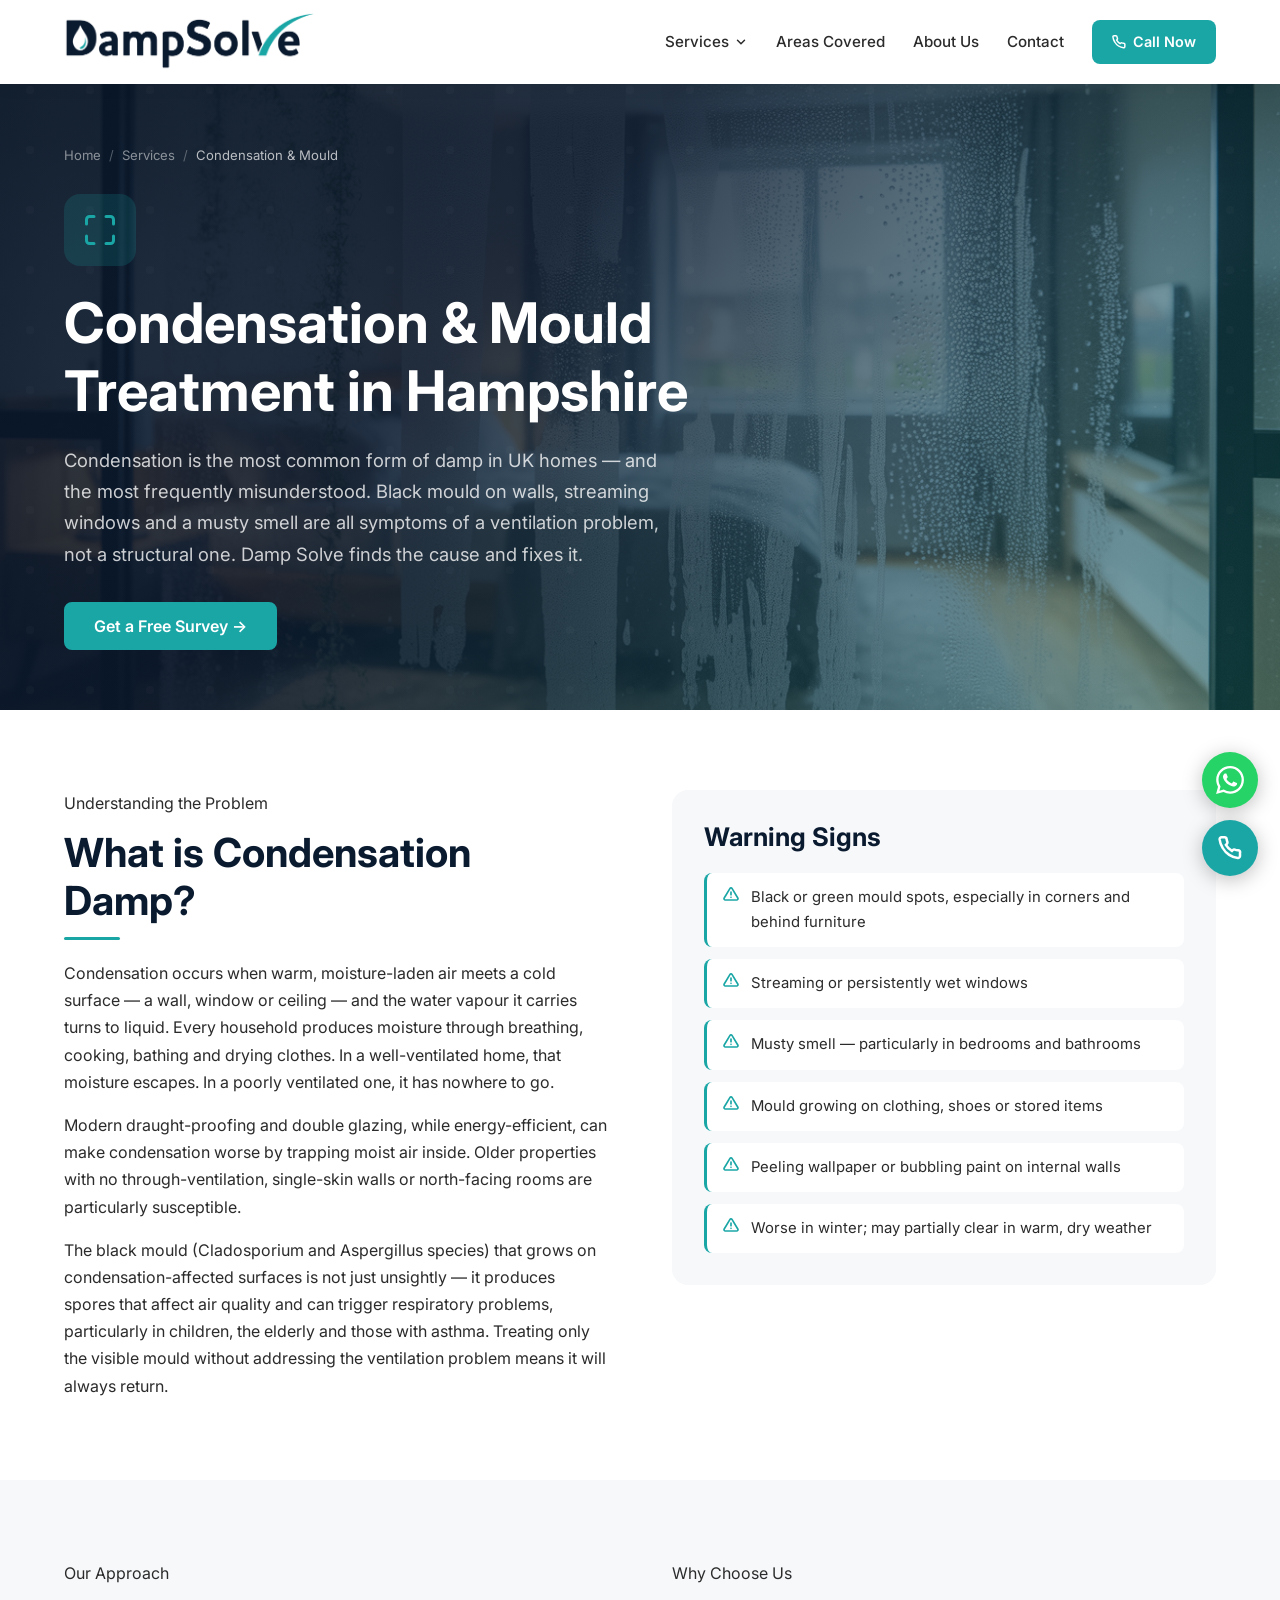
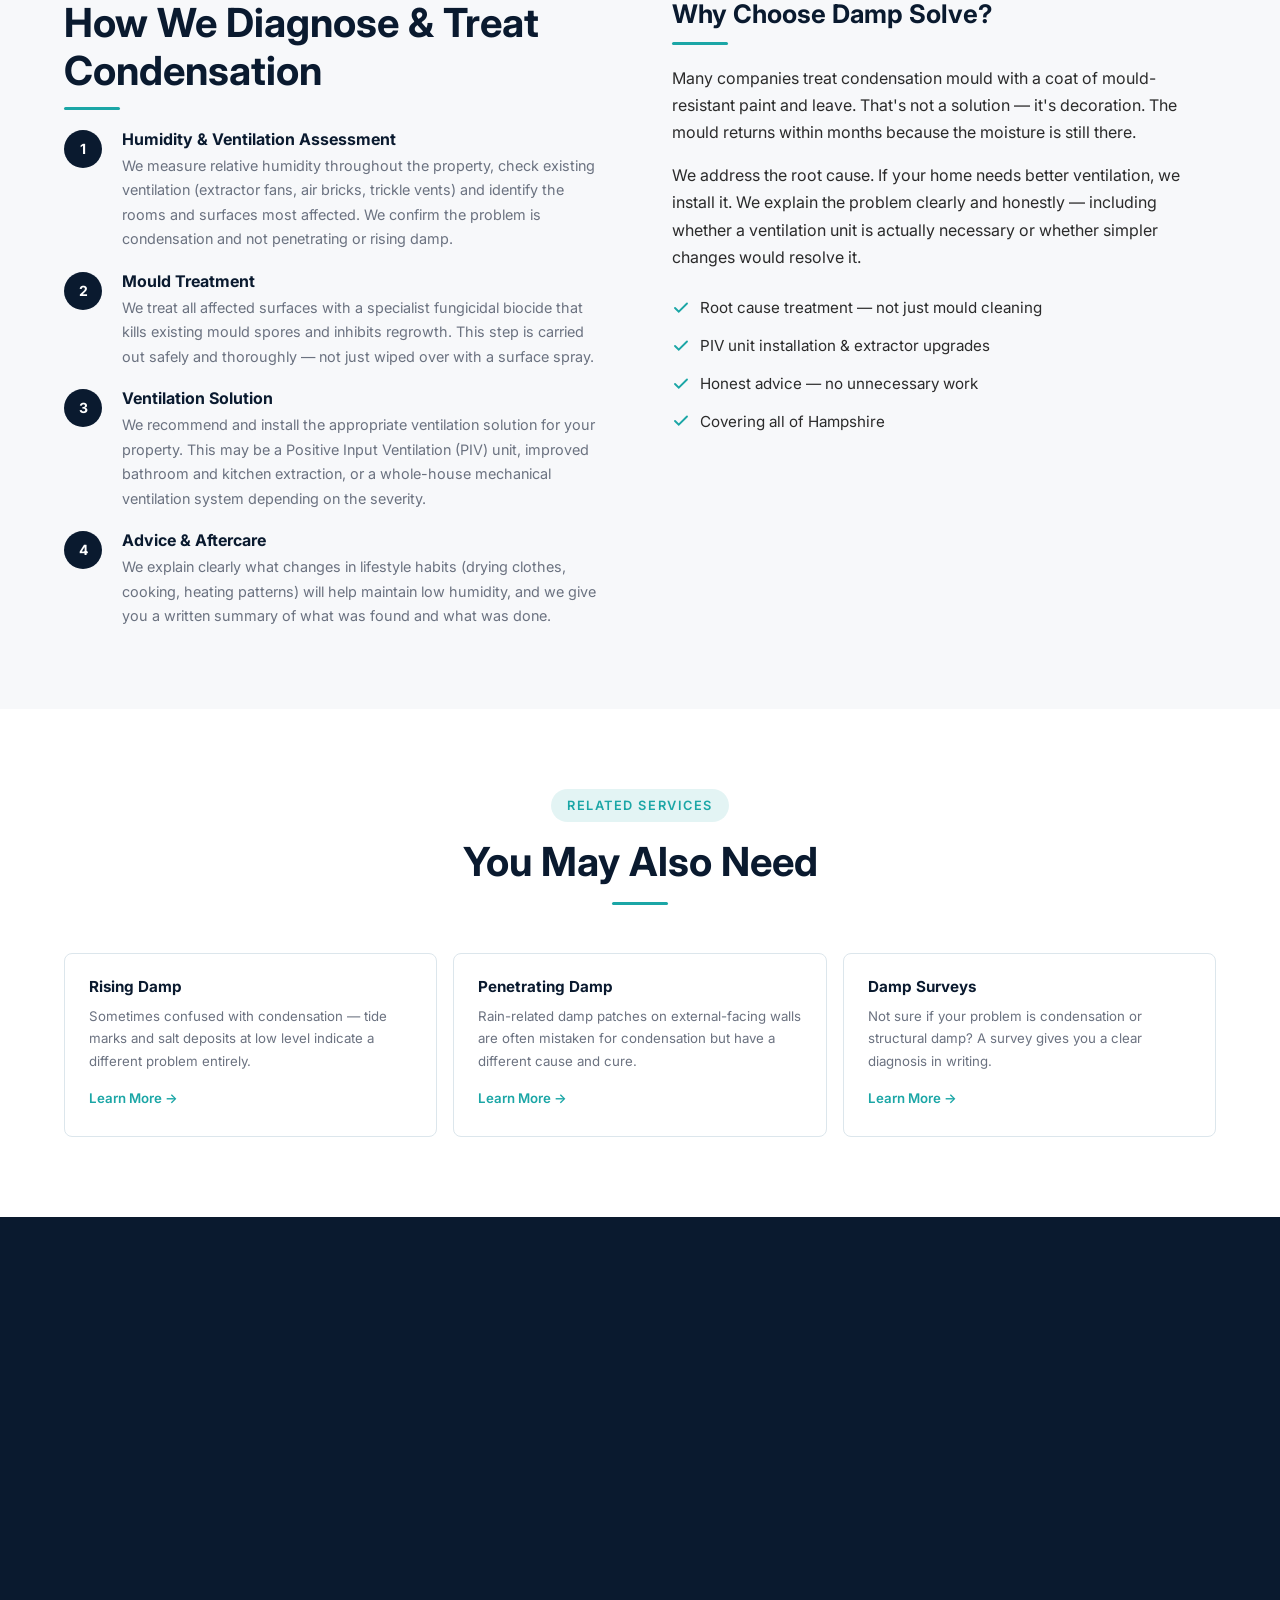
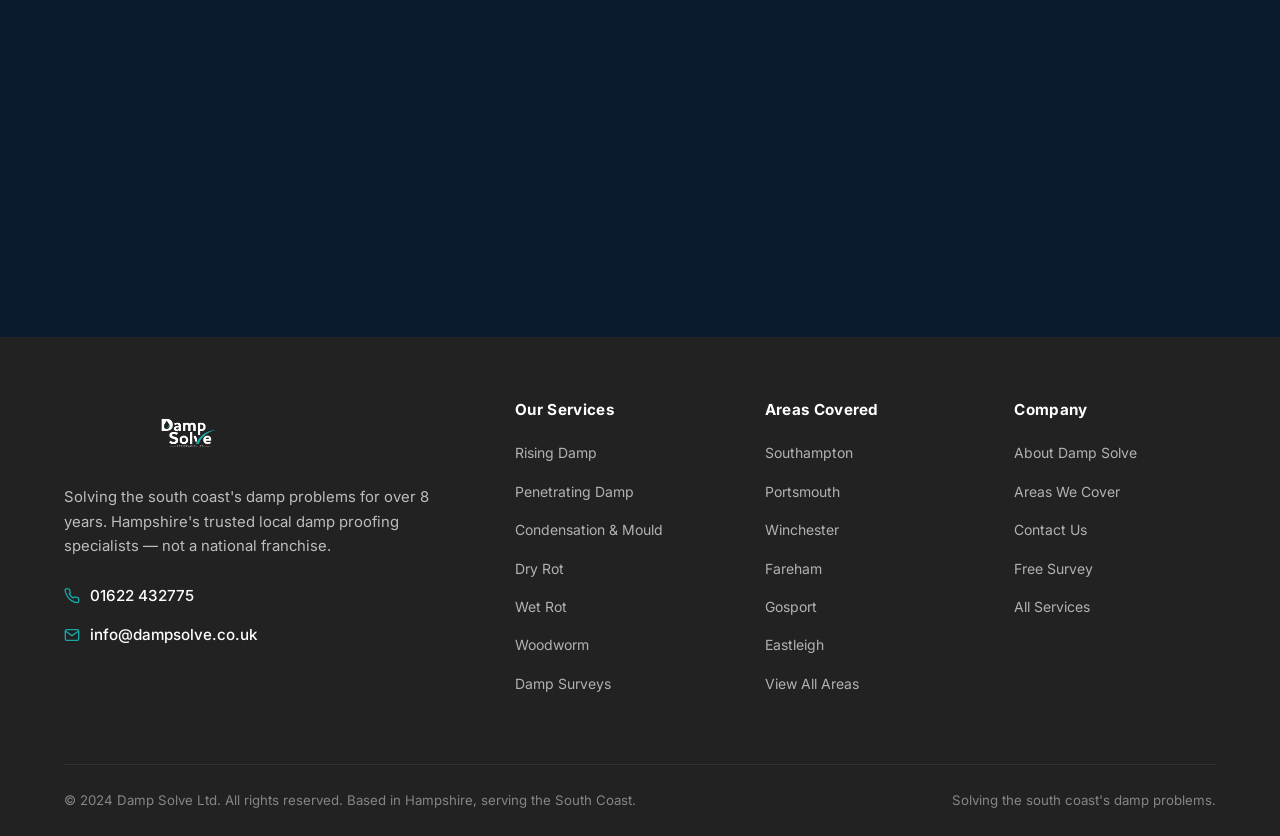
<file: services/condensation-mould.html>
<!DOCTYPE html>
<html lang="en">
<head>
  <meta charset="UTF-8">
  <meta name="viewport" content="width=device-width, initial-scale=1.0">
  <title>Condensation &amp; Mould Treatment Hampshire — Damp Solve</title>
  <meta name="description" content="Expert condensation and mould treatment across Hampshire. Damp Solve tackles the root cause — ventilation — not just the symptoms. Free survey available.">
  <link rel="preconnect" href="https://fonts.googleapis.com">
  <link rel="preconnect" href="https://fonts.gstatic.com" crossorigin>
  <link href="https://fonts.googleapis.com/css2?family=Inter:wght@400;500;600;700;800&display=swap" rel="stylesheet">
  <link rel="stylesheet" href="../css/styles.css">
</head>
<body>
<nav class="nav" id="nav" role="navigation" aria-label="Main navigation">
  <div class="container">
    <div class="nav__inner">
      <a href="../index.html" class="nav__logo" aria-label="Damp Solve home"><img src="../assets/images/logo-16.png" alt="Damp Solve" style="height: 100%; width: auto;"></a>
      <div class="nav__links">
        <div class="nav__dropdown">
          <div class="nav__dropdown-toggle" role="button" aria-haspopup="true" aria-expanded="false" tabindex="0">Services<svg class="chevron" width="14" height="14" viewBox="0 0 24 24" fill="none" stroke="currentColor" stroke-width="2.5" stroke-linecap="round"><polyline points="6 9 12 15 18 9"/></svg></div>
          <div class="nav__dropdown-menu">
            <a href="rising-damp.html">Rising Damp</a>
            <a href="penetrating-damp.html">Penetrating Damp</a>
            <a href="condensation-mould.html">Condensation &amp; Mould</a>
            <a href="dry-rot.html">Dry Rot</a>
            <a href="wet-rot.html">Wet Rot</a>
            <a href="woodworm.html">Woodworm</a>
            <a href="damp-surveys.html">Damp Surveys</a>
          </div>
        </div>
        <a href="../areas.html" class="nav__link">Areas Covered</a>
        <a href="../about.html" class="nav__link">About Us</a>
        <a href="../contact.html" class="nav__link">Contact</a>
        <a href="tel:+441622432775" class="nav__cta"><svg width="14" height="14" viewBox="0 0 24 24" fill="none" stroke="currentColor" stroke-width="2.5" stroke-linecap="round"><path d="M22 16.92v3a2 2 0 0 1-2.18 2 19.79 19.79 0 0 1-8.63-3.07A19.5 19.5 0 0 1 4.69 12 19.79 19.79 0 0 1 1.61 3.41 2 2 0 0 1 3.6 1.26h3a2 2 0 0 1 2 1.72 12.84 12.84 0 0 0 .7 2.81 2 2 0 0 1-.45 2.11L7.91 8.91a16 16 0 0 0 6 6l.86-.87a2 2 0 0 1 2.11-.45 12.84 12.84 0 0 0 2.81.7A2 2 0 0 1 22 16.92z"/></svg>Call Now</a>
      </div>
      <button class="nav__hamburger" id="hamburger" aria-label="Open menu" aria-expanded="false" aria-controls="mobileMenu"><span></span><span></span><span></span></button>
    </div>
  </div>
  <div class="nav__mobile" id="mobileMenu" role="dialog" aria-label="Mobile menu">
    <div class="nav__mobile-services">
      <div class="nav__mobile-services-title">Our Services</div>
      <a href="rising-damp.html">Rising Damp</a>
      <a href="penetrating-damp.html">Penetrating Damp</a>
      <a href="condensation-mould.html">Condensation &amp; Mould</a>
      <a href="dry-rot.html">Dry Rot</a>
      <a href="wet-rot.html">Wet Rot</a>
      <a href="woodworm.html">Woodworm</a>
      <a href="damp-surveys.html">Damp Surveys</a>
    </div>
    <a href="../areas.html" class="nav__mobile-link">Areas Covered</a>
    <a href="../about.html" class="nav__mobile-link">About Us</a>
    <a href="../contact.html" class="nav__mobile-link">Contact</a>
    <div class="nav__mobile-cta"><a href="tel:+441622432775"><svg width="16" height="16" viewBox="0 0 24 24" fill="none" stroke="currentColor" stroke-width="2.5" stroke-linecap="round" style="vertical-align:middle;margin-right:6px"><path d="M22 16.92v3a2 2 0 0 1-2.18 2 19.79 19.79 0 0 1-8.63-3.07A19.5 19.5 0 0 1 4.69 12 19.79 19.79 0 0 1 1.61 3.41 2 2 0 0 1 3.6 1.26h3a2 2 0 0 1 2 1.72 12.84 12.84 0 0 0 .7 2.81 2 2 0 0 1-.45 2.11L7.91 8.91a16 16 0 0 0 6 6l.86-.87a2 2 0 0 1 2.11-.45 12.84 12.84 0 0 0 2.81.7A2 2 0 0 1 22 16.92z"/></svg>Call Now — Free Survey Available</a></div>
  </div>
</nav>

<section class="page-hero page-hero--condensation-mould">
  <div class="container"><div class="page-hero__inner">
    <nav class="breadcrumb" aria-label="Breadcrumb"><a href="../index.html">Home</a><span>/</span><a href="../services.html">Services</a><span>/</span><span style="color:rgba(255,255,255,0.7)">Condensation &amp; Mould</span></nav>
    <div class="service-hero-icon"><svg width="36" height="36" viewBox="0 0 24 24" fill="none" stroke="currentColor" stroke-width="2" stroke-linecap="round"><path d="M8 3H5a2 2 0 0 0-2 2v3m18 0V5a2 2 0 0 0-2-2h-3m0 18h3a2 2 0 0 0 2-2v-3M3 16v3a2 2 0 0 0 2 2h3"/></svg></div>
    <h1>Condensation &amp; Mould Treatment in Hampshire</h1>
    <p>Condensation is the most common form of damp in UK homes — and the most frequently misunderstood. Black mould on walls, streaming windows and a musty smell are all symptoms of a ventilation problem, not a structural one. Damp Solve finds the cause and fixes it.</p>
    <div style="margin-top:2rem;"><a href="../contact.html" class="btn btn--primary">Get a Free Survey &rarr;</a></div>
  </div></div>
</section>

<section class="section">
  <div class="container"><div class="content-grid">
    <div class="animate-in">
      <span class="label">Understanding the Problem</span>
      <h2 style="margin-top:0.75rem;text-align:left;">What is Condensation Damp?</h2>
      <div class="divider divider--left"></div>
      <p>Condensation occurs when warm, moisture-laden air meets a cold surface — a wall, window or ceiling — and the water vapour it carries turns to liquid. Every household produces moisture through breathing, cooking, bathing and drying clothes. In a well-ventilated home, that moisture escapes. In a poorly ventilated one, it has nowhere to go.</p>
      <p>Modern draught-proofing and double glazing, while energy-efficient, can make condensation worse by trapping moist air inside. Older properties with no through-ventilation, single-skin walls or north-facing rooms are particularly susceptible.</p>
      <p>The black mould (Cladosporium and Aspergillus species) that grows on condensation-affected surfaces is not just unsightly — it produces spores that affect air quality and can trigger respiratory problems, particularly in children, the elderly and those with asthma. Treating only the visible mould without addressing the ventilation problem means it will always return.</p>
    </div>
    <div class="animate-in delay-2">
      <div style="background:var(--light-grey);border-radius:var(--radius-lg);padding:2rem;">
        <h3 style="margin-bottom:1.25rem;">Warning Signs</h3>
        <ul class="warning-list">
          <li><svg class="warn-icon" width="16" height="16" viewBox="0 0 24 24" fill="none" stroke="currentColor" stroke-width="2.5" stroke-linecap="round"><path d="M10.29 3.86L1.82 18a2 2 0 0 0 1.71 3h16.94a2 2 0 0 0 1.71-3L13.71 3.86a2 2 0 0 0-3.42 0z"/><line x1="12" y1="9" x2="12" y2="13"/><line x1="12" y1="17" x2="12.01" y2="17"/></svg>Black or green mould spots, especially in corners and behind furniture</li>
          <li><svg class="warn-icon" width="16" height="16" viewBox="0 0 24 24" fill="none" stroke="currentColor" stroke-width="2.5" stroke-linecap="round"><path d="M10.29 3.86L1.82 18a2 2 0 0 0 1.71 3h16.94a2 2 0 0 0 1.71-3L13.71 3.86a2 2 0 0 0-3.42 0z"/><line x1="12" y1="9" x2="12" y2="13"/><line x1="12" y1="17" x2="12.01" y2="17"/></svg>Streaming or persistently wet windows</li>
          <li><svg class="warn-icon" width="16" height="16" viewBox="0 0 24 24" fill="none" stroke="currentColor" stroke-width="2.5" stroke-linecap="round"><path d="M10.29 3.86L1.82 18a2 2 0 0 0 1.71 3h16.94a2 2 0 0 0 1.71-3L13.71 3.86a2 2 0 0 0-3.42 0z"/><line x1="12" y1="9" x2="12" y2="13"/><line x1="12" y1="17" x2="12.01" y2="17"/></svg>Musty smell — particularly in bedrooms and bathrooms</li>
          <li><svg class="warn-icon" width="16" height="16" viewBox="0 0 24 24" fill="none" stroke="currentColor" stroke-width="2.5" stroke-linecap="round"><path d="M10.29 3.86L1.82 18a2 2 0 0 0 1.71 3h16.94a2 2 0 0 0 1.71-3L13.71 3.86a2 2 0 0 0-3.42 0z"/><line x1="12" y1="9" x2="12" y2="13"/><line x1="12" y1="17" x2="12.01" y2="17"/></svg>Mould growing on clothing, shoes or stored items</li>
          <li><svg class="warn-icon" width="16" height="16" viewBox="0 0 24 24" fill="none" stroke="currentColor" stroke-width="2.5" stroke-linecap="round"><path d="M10.29 3.86L1.82 18a2 2 0 0 0 1.71 3h16.94a2 2 0 0 0 1.71-3L13.71 3.86a2 2 0 0 0-3.42 0z"/><line x1="12" y1="9" x2="12" y2="13"/><line x1="12" y1="17" x2="12.01" y2="17"/></svg>Peeling wallpaper or bubbling paint on internal walls</li>
          <li><svg class="warn-icon" width="16" height="16" viewBox="0 0 24 24" fill="none" stroke="currentColor" stroke-width="2.5" stroke-linecap="round"><path d="M10.29 3.86L1.82 18a2 2 0 0 0 1.71 3h16.94a2 2 0 0 0 1.71-3L13.71 3.86a2 2 0 0 0-3.42 0z"/><line x1="12" y1="9" x2="12" y2="13"/><line x1="12" y1="17" x2="12.01" y2="17"/></svg>Worse in winter; may partially clear in warm, dry weather</li>
        </ul>
      </div>
    </div>
  </div></div>
</section>

<section class="section section--grey">
  <div class="container"><div class="content-grid">
    <div class="animate-in">
      <span class="label">Our Approach</span>
      <h2 style="margin-top:0.75rem;text-align:left;">How We Diagnose &amp; Treat Condensation</h2>
      <div class="divider divider--left"></div>
      <div class="process-steps">
        <div class="process-step"><div class="step-num">1</div><div class="step-content"><h4>Humidity &amp; Ventilation Assessment</h4><p>We measure relative humidity throughout the property, check existing ventilation (extractor fans, air bricks, trickle vents) and identify the rooms and surfaces most affected. We confirm the problem is condensation and not penetrating or rising damp.</p></div></div>
        <div class="process-step"><div class="step-num">2</div><div class="step-content"><h4>Mould Treatment</h4><p>We treat all affected surfaces with a specialist fungicidal biocide that kills existing mould spores and inhibits regrowth. This step is carried out safely and thoroughly — not just wiped over with a surface spray.</p></div></div>
        <div class="process-step"><div class="step-num">3</div><div class="step-content"><h4>Ventilation Solution</h4><p>We recommend and install the appropriate ventilation solution for your property. This may be a Positive Input Ventilation (PIV) unit, improved bathroom and kitchen extraction, or a whole-house mechanical ventilation system depending on the severity.</p></div></div>
        <div class="process-step"><div class="step-num">4</div><div class="step-content"><h4>Advice &amp; Aftercare</h4><p>We explain clearly what changes in lifestyle habits (drying clothes, cooking, heating patterns) will help maintain low humidity, and we give you a written summary of what was found and what was done.</p></div></div>
      </div>
    </div>
    <div class="animate-in delay-2">
      <span class="label">Why Choose Us</span>
      <h3 style="margin-top:0.75rem;">Why Choose Damp Solve?</h3>
      <div class="divider divider--left"></div>
      <p>Many companies treat condensation mould with a coat of mould-resistant paint and leave. That's not a solution — it's decoration. The mould returns within months because the moisture is still there.</p>
      <p>We address the root cause. If your home needs better ventilation, we install it. We explain the problem clearly and honestly — including whether a ventilation unit is actually necessary or whether simpler changes would resolve it.</p>
      <div style="margin-top:1.5rem;display:flex;flex-direction:column;gap:0.75rem;">
        <div style="display:flex;align-items:center;gap:10px;font-size:0.95rem;"><svg width="18" height="18" viewBox="0 0 24 24" fill="none" stroke="var(--amber)" stroke-width="2.5" stroke-linecap="round"><polyline points="20 6 9 17 4 12"/></svg>Root cause treatment — not just mould cleaning</div>
        <div style="display:flex;align-items:center;gap:10px;font-size:0.95rem;"><svg width="18" height="18" viewBox="0 0 24 24" fill="none" stroke="var(--amber)" stroke-width="2.5" stroke-linecap="round"><polyline points="20 6 9 17 4 12"/></svg>PIV unit installation &amp; extractor upgrades</div>
        <div style="display:flex;align-items:center;gap:10px;font-size:0.95rem;"><svg width="18" height="18" viewBox="0 0 24 24" fill="none" stroke="var(--amber)" stroke-width="2.5" stroke-linecap="round"><polyline points="20 6 9 17 4 12"/></svg>Honest advice — no unnecessary work</div>
        <div style="display:flex;align-items:center;gap:10px;font-size:0.95rem;"><svg width="18" height="18" viewBox="0 0 24 24" fill="none" stroke="var(--amber)" stroke-width="2.5" stroke-linecap="round"><polyline points="20 6 9 17 4 12"/></svg>Covering all of Hampshire</div>
      </div>
    </div>
  </div></div>
</section>

<section class="section">
  <div class="container">
    <div class="section-header"><span class="label">Related Services</span><h2>You May Also Need</h2><div class="divider"></div></div>
    <div class="related-grid">
      <a href="rising-damp.html" class="related-card animate-in"><h4>Rising Damp</h4><p>Sometimes confused with condensation — tide marks and salt deposits at low level indicate a different problem entirely.</p><span class="link">Learn More &rarr;</span></a>
      <a href="penetrating-damp.html" class="related-card animate-in delay-1"><h4>Penetrating Damp</h4><p>Rain-related damp patches on external-facing walls are often mistaken for condensation but have a different cause and cure.</p><span class="link">Learn More &rarr;</span></a>
      <a href="damp-surveys.html" class="related-card animate-in delay-2"><h4>Damp Surveys</h4><p>Not sure if your problem is condensation or structural damp? A survey gives you a clear diagnosis in writing.</p><span class="link">Learn More &rarr;</span></a>
    </div>
  </div>
</section>

<section class="lead-form-section"><div class="container"><div class="lead-form__inner"><div class="lead-form__content animate-in"><h2>Get Your Free Survey</h2><p>Struggling with black mould or streaming windows? Contact us for a free no-obligation assessment anywhere in Hampshire.</p><div class="lead-form__perks"><div class="lead-form__perk"><svg width="18" height="18" viewBox="0 0 24 24" fill="none" stroke="currentColor" stroke-width="2.5" stroke-linecap="round"><polyline points="20 6 9 17 4 12"/></svg>Free, no-obligation survey</div><div class="lead-form__perk"><svg width="18" height="18" viewBox="0 0 24 24" fill="none" stroke="currentColor" stroke-width="2.5" stroke-linecap="round"><polyline points="20 6 9 17 4 12"/></svg>Root cause diagnosis — not just mould treatment</div><div class="lead-form__perk"><svg width="18" height="18" viewBox="0 0 24 24" fill="none" stroke="currentColor" stroke-width="2.5" stroke-linecap="round"><polyline points="20 6 9 17 4 12"/></svg>All of Hampshire covered</div></div></div><div class="form-card animate-in delay-2"><h3>Request Your Free Survey</h3><form action="#" method="post" data-form="survey" novalidate><div class="form-row"><div class="form-group"><label for="s-name">Your Name *</label><input type="text" id="s-name" name="name" placeholder="John Smith" required></div><div class="form-group"><label for="s-phone">Phone Number *</label><input type="tel" id="s-phone" name="phone" placeholder="07700 000000" required></div></div><div class="form-group"><label for="s-town">Town / Area *</label><input type="text" id="s-town" name="town" placeholder="e.g. Southampton, Fareham" required></div><div class="form-group"><label for="s-problem">Type of Problem</label><select id="s-problem" name="problem"><option value="Condensation / Mould" selected>Condensation / Mould</option><option>Rising Damp</option><option>Penetrating Damp</option><option>Not Sure — Need a Survey</option></select></div><div class="form-group"><label for="s-time">Preferred Contact Time</label><select id="s-time" name="contact_time"><option value="">Any time is fine</option><option>Morning (9am–12pm)</option><option>Afternoon (12pm–5pm)</option><option>Evening (5pm–7pm)</option></select></div><button type="submit" class="form-submit">Request Free Survey &rarr;</button></form></div></div></div></section><script src="../js/main.js"></script>
<footer class="footer" role="contentinfo">
  <div class="container">
    <div class="footer__grid">
      <div>
        <div class="footer__logo" style="background: none;">
          <img src="../assets/images/logo-08.png" alt="Damp Solve" style="height: 100%; width: 100%; object-fit: contain;">
        </div>
        <p class="footer__tagline">Solving the south coast's damp problems for over 8 years. Hampshire's trusted local damp proofing specialists — not a national franchise.</p>
        <a href="tel:+441622432775" class="footer__contact-link">
          <svg width="16" height="16" viewBox="0 0 24 24" fill="none" stroke="currentColor" stroke-width="2" stroke-linecap="round"><path d="M22 16.92v3a2 2 0 0 1-2.18 2 19.79 19.79 0 0 1-8.63-3.07A19.5 19.5 0 0 1 4.69 12 19.79 19.79 0 0 1 1.61 3.41 2 2 0 0 1 3.6 1.26h3a2 2 0 0 1 2 1.72 12.84 12.84 0 0 0 .7 2.81 2 2 0 0 1-.45 2.11L7.91 8.91a16 16 0 0 0 6 6l.86-.87a2 2 0 0 1 2.11-.45 12.84 12.84 0 0 0 2.81.7A2 2 0 0 1 22 16.92z"/></svg>
          01622 432775
        </a>
        <a href="mailto:info@dampsolve.co.uk" class="footer__contact-link">
          <svg width="16" height="16" viewBox="0 0 24 24" fill="none" stroke="currentColor" stroke-width="2" stroke-linecap="round"><path d="M4 4h16c1.1 0 2 .9 2 2v12c0 1.1-.9 2-2 2H4c-1.1 0-2-.9-2-2V6c0-1.1.9-2 2-2z"/><polyline points="22,6 12,13 2,6"/></svg>
          info@dampsolve.co.uk
        </a>
      </div>
      <div class="footer__col">
        <h4>Our Services</h4>
        <ul>
          <li><a href="rising-damp.html">Rising Damp</a></li>
          <li><a href="penetrating-damp.html">Penetrating Damp</a></li>
          <li><a href="condensation-mould.html">Condensation &amp; Mould</a></li>
          <li><a href="dry-rot.html">Dry Rot</a></li>
          <li><a href="wet-rot.html">Wet Rot</a></li>
          <li><a href="woodworm.html">Woodworm</a></li>
          <li><a href="damp-surveys.html">Damp Surveys</a></li>
        </ul>
      </div>
      <div class="footer__col">
        <h4>Areas Covered</h4>
        <ul>
          <li><a href="../areas.html">Southampton</a></li>
          <li><a href="../areas.html">Portsmouth</a></li>
          <li><a href="../areas.html">Winchester</a></li>
          <li><a href="../areas.html">Fareham</a></li>
          <li><a href="../areas.html">Gosport</a></li>
          <li><a href="../areas.html">Eastleigh</a></li>
          <li><a href="../areas.html">View All Areas</a></li>
        </ul>
      </div>
      <div class="footer__col">
        <h4>Company</h4>
        <ul>
          <li><a href="../about.html">About Damp Solve</a></li>
          <li><a href="../areas.html">Areas We Cover</a></li>
          <li><a href="../contact.html">Contact Us</a></li>
          <li><a href="../contact.html#survey">Free Survey</a></li>
          <li><a href="../services.html">All Services</a></li>
        </ul>
      </div>
    </div>
    <div class="footer__bottom">
      <p>&copy; 2024 Damp Solve Ltd. All rights reserved. Based in Hampshire, serving the South Coast.</p>
      <p>Solving the south coast's damp problems.</p>
    </div>
  </div>
</footer>

<!-- ══ FLOATING BUTTONS ════════════════════════════════════════ -->
<div class="floating-btns" role="complementary" aria-label="Quick contact">
  <a href="https://wa.me/441622432775" class="float-btn float-btn--whatsapp" target="_blank" rel="noopener" aria-label="Contact us on WhatsApp">
    <svg width="28" height="28" viewBox="0 0 24 24" fill="white"><path d="M17.472 14.382c-.297-.149-1.758-.867-2.03-.967-.273-.099-.471-.148-.67.15-.197.297-.767.966-.94 1.164-.173.199-.347.223-.644.075-.297-.15-1.255-.463-2.39-1.475-.883-.788-1.48-1.761-1.653-2.059-.173-.297-.018-.458.13-.606.134-.133.298-.347.446-.52.149-.174.198-.298.298-.497.099-.198.05-.371-.025-.52-.075-.149-.669-1.612-.916-2.207-.242-.579-.487-.5-.669-.51-.173-.008-.371-.01-.57-.01-.198 0-.52.074-.792.372-.272.297-1.04 1.016-1.04 2.479 0 1.462 1.065 2.875 1.213 3.074.149.198 2.096 3.2 5.077 4.487.709.306 1.262.489 1.694.625.712.227 1.36.195 1.871.118.571-.085 1.758-.719 2.006-1.413.248-.694.248-1.289.173-1.413-.074-.124-.272-.198-.57-.347m-5.421 7.403h-.004a9.87 9.87 0 0 1-5.031-1.378l-.361-.214-3.741.982.998-3.648-.235-.374a9.86 9.86 0 0 1-1.51-5.26c.001-5.45 4.436-9.884 9.888-9.884 2.64 0 5.122 1.03 6.988 2.898a9.825 9.825 0 0 1 2.893 6.994c-.003 5.45-4.437 9.884-9.885 9.884m8.413-18.297A11.815 11.815 0 0 0 12.05 0C5.495 0 .16 5.335.157 11.892c0 2.096.547 4.142 1.588 5.945L.057 24l6.305-1.654a11.882 11.882 0 0 0 5.683 1.448h.005c6.554 0 11.89-5.335 11.893-11.893a11.821 11.821 0 0 0-3.48-8.413Z"/></svg>
  </a>
  <a href="tel:+441622432775" class="float-btn float-btn--phone" aria-label="Call Damp Solve now">
    <svg width="24" height="24" viewBox="0 0 24 24" fill="none" stroke="white" stroke-width="2.5" stroke-linecap="round"><path d="M22 16.92v3a2 2 0 0 1-2.18 2 19.79 19.79 0 0 1-8.63-3.07A19.5 19.5 0 0 1 4.69 12 19.79 19.79 0 0 1 1.61 3.41 2 2 0 0 1 3.6 1.26h3a2 2 0 0 1 2 1.72 12.84 12.84 0 0 0 .7 2.81 2 2 0 0 1-.45 2.11L7.91 8.91a16 16 0 0 0 6 6l.86-.87a2 2 0 0 1 2.11-.45 12.84 12.84 0 0 0 2.81.7A2 2 0 0 1 22 16.92z"/></svg>
  </a>
</div>

</body>
</html>
</file>
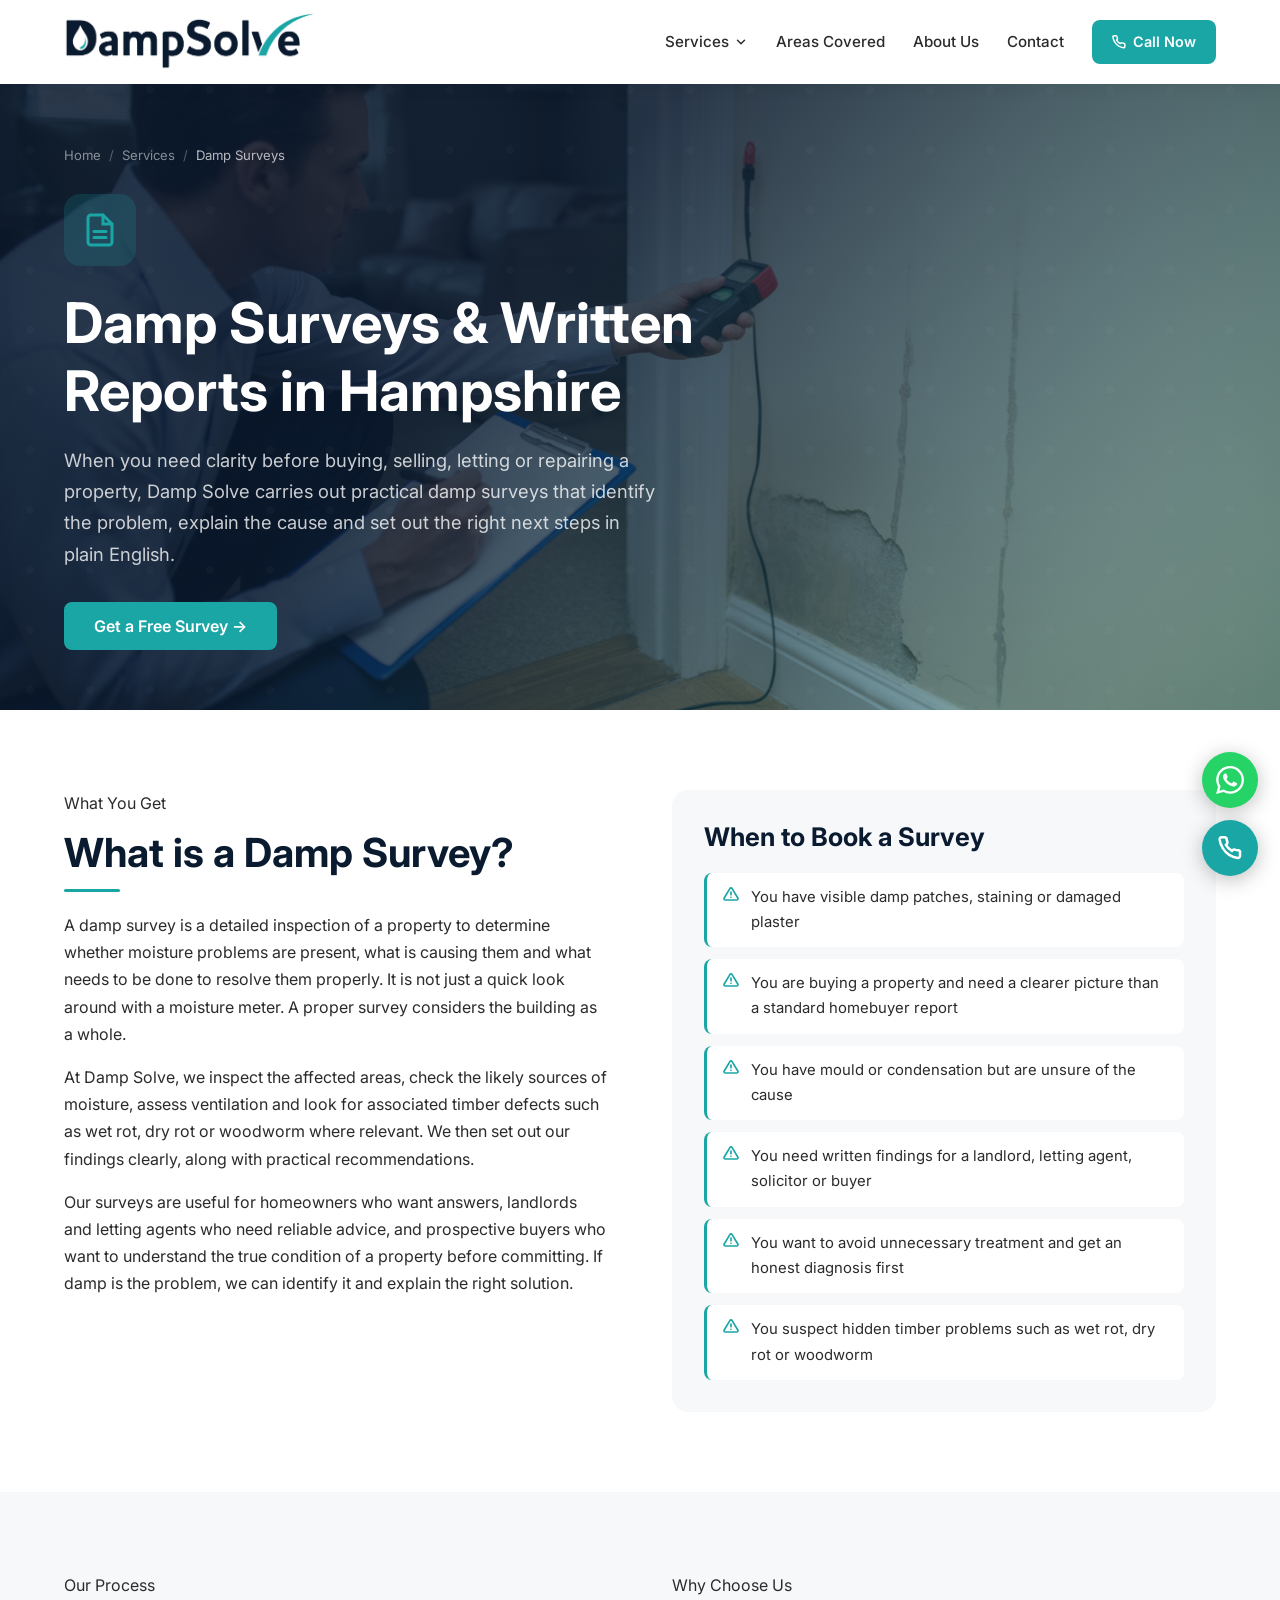
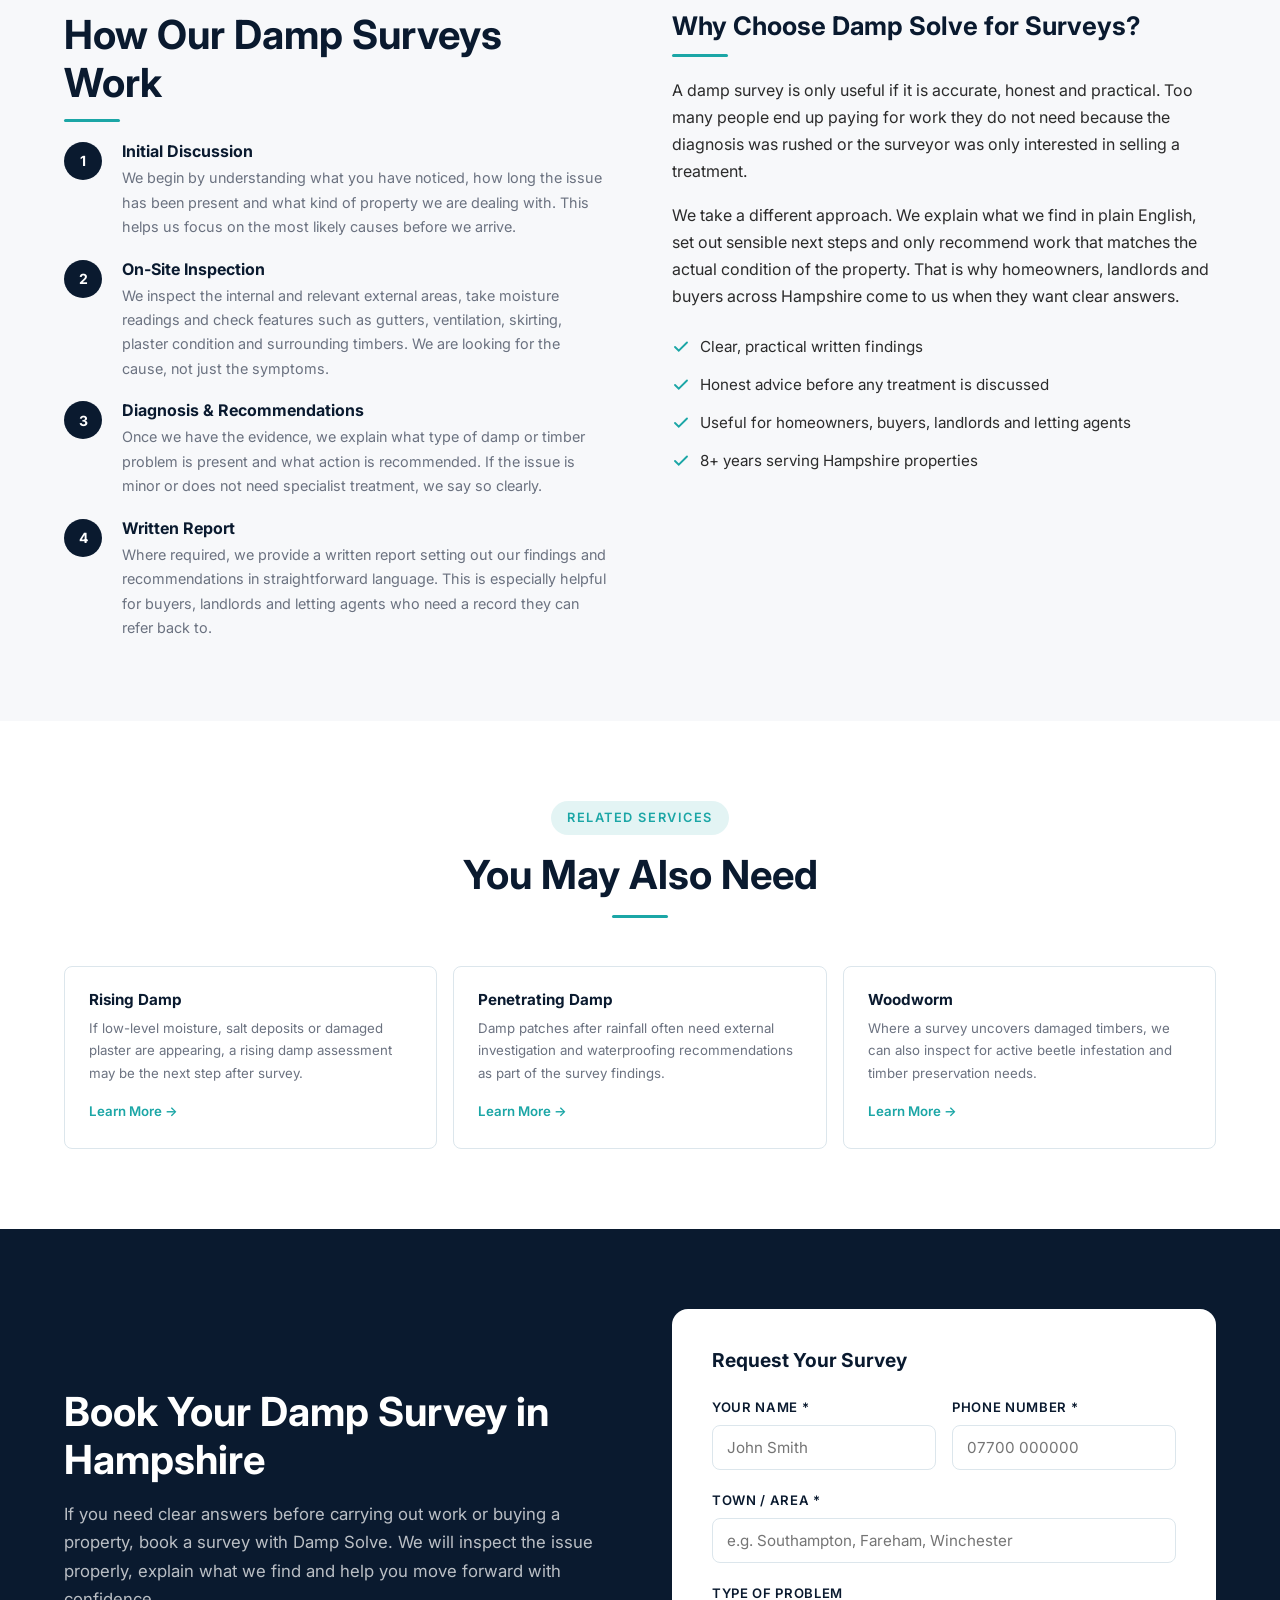
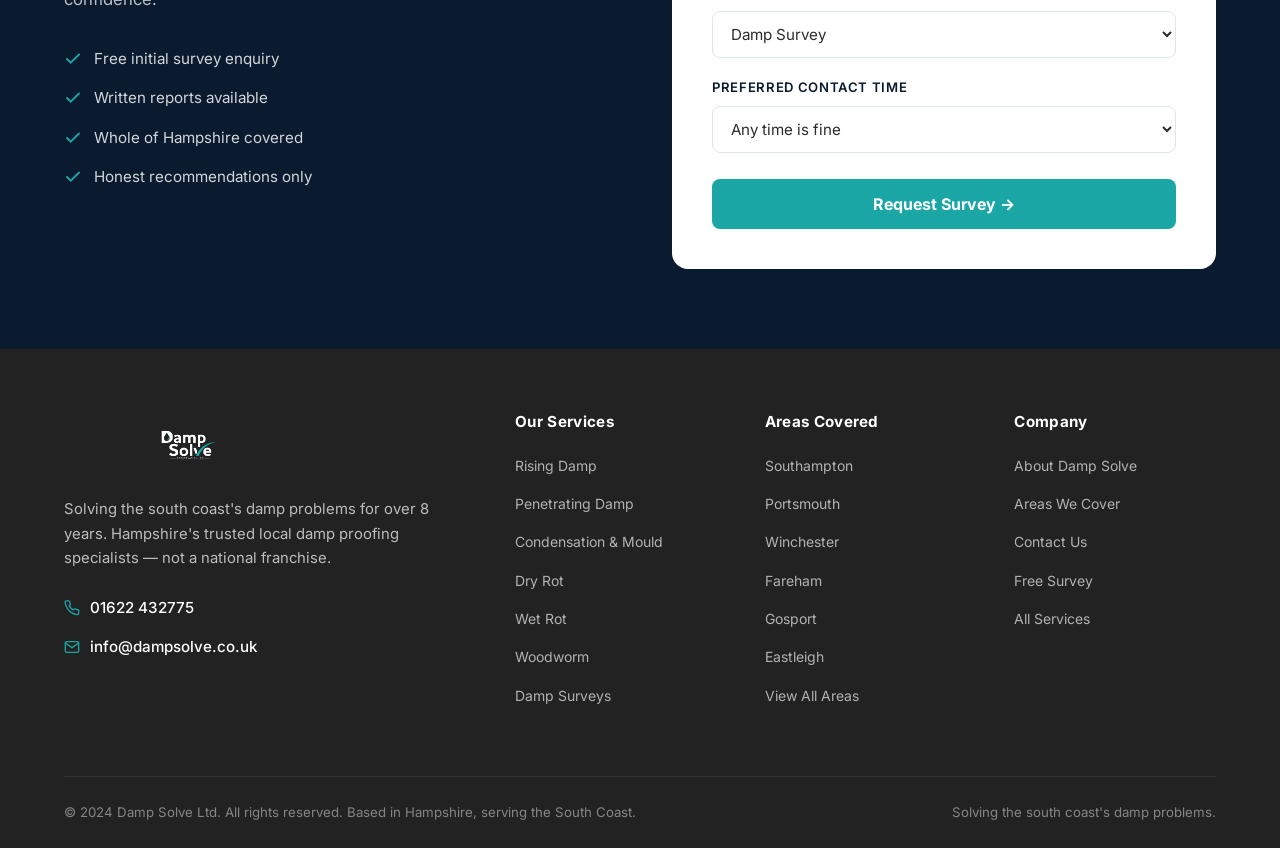
<file: services/damp-surveys.html>
<!DOCTYPE html>
<html lang="en">
<head>
  <meta charset="UTF-8">
  <meta name="viewport" content="width=device-width, initial-scale=1.0">
  <title>Damp Surveys Hampshire — Damp Solve</title>
  <meta name="description" content="Independent damp surveys across Hampshire for homeowners, landlords and buyers. Damp Solve provides clear inspections and written reports with practical recommendations.">
  <link rel="preconnect" href="https://fonts.googleapis.com">
  <link rel="preconnect" href="https://fonts.gstatic.com" crossorigin>
  <link href="https://fonts.googleapis.com/css2?family=Inter:wght@400;500;600;700;800&display=swap" rel="stylesheet">
  <link rel="stylesheet" href="../css/styles.css">
</head>
<body>
<nav class="nav" id="nav" role="navigation" aria-label="Main navigation">
  <div class="container">
    <div class="nav__inner">
      <a href="../index.html" class="nav__logo" aria-label="Damp Solve home"><img src="../assets/images/logo-16.png" alt="Damp Solve" style="height: 100%; width: auto;"></a>
      <div class="nav__links">
        <div class="nav__dropdown">
          <div class="nav__dropdown-toggle" role="button" aria-haspopup="true" aria-expanded="false" tabindex="0">Services<svg class="chevron" width="14" height="14" viewBox="0 0 24 24" fill="none" stroke="currentColor" stroke-width="2.5" stroke-linecap="round"><polyline points="6 9 12 15 18 9"/></svg></div>
          <div class="nav__dropdown-menu">
            <a href="rising-damp.html">Rising Damp</a>
            <a href="penetrating-damp.html">Penetrating Damp</a>
            <a href="condensation-mould.html">Condensation &amp; Mould</a>
            <a href="dry-rot.html">Dry Rot</a>
            <a href="wet-rot.html">Wet Rot</a>
            <a href="woodworm.html">Woodworm</a>
            <a href="damp-surveys.html">Damp Surveys</a>
          </div>
        </div>
        <a href="../areas.html" class="nav__link">Areas Covered</a>
        <a href="../about.html" class="nav__link">About Us</a>
        <a href="../contact.html" class="nav__link">Contact</a>
        <a href="tel:+441622432775" class="nav__cta"><svg width="14" height="14" viewBox="0 0 24 24" fill="none" stroke="currentColor" stroke-width="2.5" stroke-linecap="round"><path d="M22 16.92v3a2 2 0 0 1-2.18 2 19.79 19.79 0 0 1-8.63-3.07A19.5 19.5 0 0 1 4.69 12 19.79 19.79 0 0 1 1.61 3.41 2 2 0 0 1 3.6 1.26h3a2 2 0 0 1 2 1.72 12.84 12.84 0 0 0 .7 2.81 2 2 0 0 1-.45 2.11L7.91 8.91a16 16 0 0 0 6 6l.86-.87a2 2 0 0 1 2.11-.45 12.84 12.84 0 0 0 2.81.7A2 2 0 0 1 22 16.92z"/></svg>Call Now</a>
      </div>
      <button class="nav__hamburger" id="hamburger" aria-label="Open menu" aria-expanded="false" aria-controls="mobileMenu"><span></span><span></span><span></span></button>
    </div>
  </div>
  <div class="nav__mobile" id="mobileMenu" role="dialog" aria-label="Mobile menu">
    <div class="nav__mobile-services">
      <div class="nav__mobile-services-title">Our Services</div>
      <a href="rising-damp.html">Rising Damp</a>
      <a href="penetrating-damp.html">Penetrating Damp</a>
      <a href="condensation-mould.html">Condensation &amp; Mould</a>
      <a href="dry-rot.html">Dry Rot</a>
      <a href="wet-rot.html">Wet Rot</a>
      <a href="woodworm.html">Woodworm</a>
      <a href="damp-surveys.html">Damp Surveys</a>
    </div>
    <a href="../areas.html" class="nav__mobile-link">Areas Covered</a>
    <a href="../about.html" class="nav__mobile-link">About Us</a>
    <a href="../contact.html" class="nav__mobile-link">Contact</a>
    <div class="nav__mobile-cta"><a href="tel:+441622432775"><svg width="16" height="16" viewBox="0 0 24 24" fill="none" stroke="currentColor" stroke-width="2.5" stroke-linecap="round" style="vertical-align:middle;margin-right:6px"><path d="M22 16.92v3a2 2 0 0 1-2.18 2 19.79 19.79 0 0 1-8.63-3.07A19.5 19.5 0 0 1 4.69 12 19.79 19.79 0 0 1 1.61 3.41 2 2 0 0 1 3.6 1.26h3a2 2 0 0 1 2 1.72 12.84 12.84 0 0 0 .7 2.81 2 2 0 0 1-.45 2.11L7.91 8.91a16 16 0 0 0 6 6l.86-.87a2 2 0 0 1 2.11-.45 12.84 12.84 0 0 0 2.81.7A2 2 0 0 1 22 16.92z"/></svg>Call Now — Free Survey Available</a></div>
  </div>
</nav>

<section class="page-hero page-hero--damp-surveys">
  <div class="container">
    <div class="page-hero__inner">
      <nav class="breadcrumb" aria-label="Breadcrumb"><a href="../index.html">Home</a><span>/</span><a href="../services.html">Services</a><span>/</span><span style="color:rgba(255,255,255,0.7)">Damp Surveys</span></nav>
      <div class="service-hero-icon"><svg width="36" height="36" viewBox="0 0 24 24" fill="none" stroke="currentColor" stroke-width="2" stroke-linecap="round"><path d="M14 2H6a2 2 0 0 0-2 2v16a2 2 0 0 0 2 2h12a2 2 0 0 0 2-2V8z"/><polyline points="14 2 14 8 20 8"/><line x1="16" y1="13" x2="8" y2="13"/><line x1="16" y1="17" x2="8" y2="17"/></svg></div>
      <h1>Damp Surveys &amp; Written Reports in Hampshire</h1>
      <p>When you need clarity before buying, selling, letting or repairing a property, Damp Solve carries out practical damp surveys that identify the problem, explain the cause and set out the right next steps in plain English.</p>
      <div style="margin-top:2rem;"><a href="../contact.html" class="btn btn--primary">Get a Free Survey &rarr;</a></div>
    </div>
  </div>
</section>

<section class="section">
  <div class="container">
    <div class="content-grid">
      <div class="animate-in">
        <span class="label">What You Get</span>
        <h2 style="margin-top:0.75rem;text-align:left;">What is a Damp Survey?</h2>
        <div class="divider divider--left"></div>
        <p>A damp survey is a detailed inspection of a property to determine whether moisture problems are present, what is causing them and what needs to be done to resolve them properly. It is not just a quick look around with a moisture meter. A proper survey considers the building as a whole.</p>
        <p>At Damp Solve, we inspect the affected areas, check the likely sources of moisture, assess ventilation and look for associated timber defects such as wet rot, dry rot or woodworm where relevant. We then set out our findings clearly, along with practical recommendations.</p>
        <p>Our surveys are useful for homeowners who want answers, landlords and letting agents who need reliable advice, and prospective buyers who want to understand the true condition of a property before committing. If damp is the problem, we can identify it and explain the right solution.</p>
      </div>
      <div class="animate-in delay-2">
        <div style="background:var(--light-grey);border-radius:var(--radius-lg);padding:2rem;">
          <h3 style="margin-bottom:1.25rem;">When to Book a Survey</h3>
          <ul class="warning-list">
            <li><svg class="warn-icon" width="16" height="16" viewBox="0 0 24 24" fill="none" stroke="currentColor" stroke-width="2.5" stroke-linecap="round"><path d="M10.29 3.86L1.82 18a2 2 0 0 0 1.71 3h16.94a2 2 0 0 0 1.71-3L13.71 3.86a2 2 0 0 0-3.42 0z"/><line x1="12" y1="9" x2="12" y2="13"/><line x1="12" y1="17" x2="12.01" y2="17"/></svg>You have visible damp patches, staining or damaged plaster</li>
            <li><svg class="warn-icon" width="16" height="16" viewBox="0 0 24 24" fill="none" stroke="currentColor" stroke-width="2.5" stroke-linecap="round"><path d="M10.29 3.86L1.82 18a2 2 0 0 0 1.71 3h16.94a2 2 0 0 0 1.71-3L13.71 3.86a2 2 0 0 0-3.42 0z"/><line x1="12" y1="9" x2="12" y2="13"/><line x1="12" y1="17" x2="12.01" y2="17"/></svg>You are buying a property and need a clearer picture than a standard homebuyer report</li>
            <li><svg class="warn-icon" width="16" height="16" viewBox="0 0 24 24" fill="none" stroke="currentColor" stroke-width="2.5" stroke-linecap="round"><path d="M10.29 3.86L1.82 18a2 2 0 0 0 1.71 3h16.94a2 2 0 0 0 1.71-3L13.71 3.86a2 2 0 0 0-3.42 0z"/><line x1="12" y1="9" x2="12" y2="13"/><line x1="12" y1="17" x2="12.01" y2="17"/></svg>You have mould or condensation but are unsure of the cause</li>
            <li><svg class="warn-icon" width="16" height="16" viewBox="0 0 24 24" fill="none" stroke="currentColor" stroke-width="2.5" stroke-linecap="round"><path d="M10.29 3.86L1.82 18a2 2 0 0 0 1.71 3h16.94a2 2 0 0 0 1.71-3L13.71 3.86a2 2 0 0 0-3.42 0z"/><line x1="12" y1="9" x2="12" y2="13"/><line x1="12" y1="17" x2="12.01" y2="17"/></svg>You need written findings for a landlord, letting agent, solicitor or buyer</li>
            <li><svg class="warn-icon" width="16" height="16" viewBox="0 0 24 24" fill="none" stroke="currentColor" stroke-width="2.5" stroke-linecap="round"><path d="M10.29 3.86L1.82 18a2 2 0 0 0 1.71 3h16.94a2 2 0 0 0 1.71-3L13.71 3.86a2 2 0 0 0-3.42 0z"/><line x1="12" y1="9" x2="12" y2="13"/><line x1="12" y1="17" x2="12.01" y2="17"/></svg>You want to avoid unnecessary treatment and get an honest diagnosis first</li>
            <li><svg class="warn-icon" width="16" height="16" viewBox="0 0 24 24" fill="none" stroke="currentColor" stroke-width="2.5" stroke-linecap="round"><path d="M10.29 3.86L1.82 18a2 2 0 0 0 1.71 3h16.94a2 2 0 0 0 1.71-3L13.71 3.86a2 2 0 0 0-3.42 0z"/><line x1="12" y1="9" x2="12" y2="13"/><line x1="12" y1="17" x2="12.01" y2="17"/></svg>You suspect hidden timber problems such as wet rot, dry rot or woodworm</li>
          </ul>
        </div>
      </div>
    </div>
  </div>
</section>

<section class="section section--grey">
  <div class="container">
    <div class="content-grid">
      <div class="animate-in">
        <span class="label">Our Process</span>
        <h2 style="margin-top:0.75rem;text-align:left;">How Our Damp Surveys Work</h2>
        <div class="divider divider--left"></div>
        <div class="process-steps">
          <div class="process-step"><div class="step-num">1</div><div class="step-content"><h4>Initial Discussion</h4><p>We begin by understanding what you have noticed, how long the issue has been present and what kind of property we are dealing with. This helps us focus on the most likely causes before we arrive.</p></div></div>
          <div class="process-step"><div class="step-num">2</div><div class="step-content"><h4>On-Site Inspection</h4><p>We inspect the internal and relevant external areas, take moisture readings and check features such as gutters, ventilation, skirting, plaster condition and surrounding timbers. We are looking for the cause, not just the symptoms.</p></div></div>
          <div class="process-step"><div class="step-num">3</div><div class="step-content"><h4>Diagnosis &amp; Recommendations</h4><p>Once we have the evidence, we explain what type of damp or timber problem is present and what action is recommended. If the issue is minor or does not need specialist treatment, we say so clearly.</p></div></div>
          <div class="process-step"><div class="step-num">4</div><div class="step-content"><h4>Written Report</h4><p>Where required, we provide a written report setting out our findings and recommendations in straightforward language. This is especially helpful for buyers, landlords and letting agents who need a record they can refer back to.</p></div></div>
        </div>
      </div>
      <div class="animate-in delay-2">
        <span class="label">Why Choose Us</span>
        <h3 style="margin-top:0.75rem;">Why Choose Damp Solve for Surveys?</h3>
        <div class="divider divider--left"></div>
        <p>A damp survey is only useful if it is accurate, honest and practical. Too many people end up paying for work they do not need because the diagnosis was rushed or the surveyor was only interested in selling a treatment.</p>
        <p>We take a different approach. We explain what we find in plain English, set out sensible next steps and only recommend work that matches the actual condition of the property. That is why homeowners, landlords and buyers across Hampshire come to us when they want clear answers.</p>
        <div style="margin-top:1.5rem;display:flex;flex-direction:column;gap:0.75rem;">
          <div style="display:flex;align-items:center;gap:10px;font-size:0.95rem;"><svg width="18" height="18" viewBox="0 0 24 24" fill="none" stroke="var(--amber)" stroke-width="2.5" stroke-linecap="round"><polyline points="20 6 9 17 4 12"/></svg>Clear, practical written findings</div>
          <div style="display:flex;align-items:center;gap:10px;font-size:0.95rem;"><svg width="18" height="18" viewBox="0 0 24 24" fill="none" stroke="var(--amber)" stroke-width="2.5" stroke-linecap="round"><polyline points="20 6 9 17 4 12"/></svg>Honest advice before any treatment is discussed</div>
          <div style="display:flex;align-items:center;gap:10px;font-size:0.95rem;"><svg width="18" height="18" viewBox="0 0 24 24" fill="none" stroke="var(--amber)" stroke-width="2.5" stroke-linecap="round"><polyline points="20 6 9 17 4 12"/></svg>Useful for homeowners, buyers, landlords and letting agents</div>
          <div style="display:flex;align-items:center;gap:10px;font-size:0.95rem;"><svg width="18" height="18" viewBox="0 0 24 24" fill="none" stroke="var(--amber)" stroke-width="2.5" stroke-linecap="round"><polyline points="20 6 9 17 4 12"/></svg>8+ years serving Hampshire properties</div>
        </div>
      </div>
    </div>
  </div>
</section>

<section class="section">
  <div class="container">
    <div class="section-header"><span class="label">Related Services</span><h2>You May Also Need</h2><div class="divider"></div></div>
    <div class="related-grid">
      <a href="rising-damp.html" class="related-card animate-in"><h4>Rising Damp</h4><p>If low-level moisture, salt deposits or damaged plaster are appearing, a rising damp assessment may be the next step after survey.</p><span class="link">Learn More &rarr;</span></a>
      <a href="penetrating-damp.html" class="related-card animate-in delay-1"><h4>Penetrating Damp</h4><p>Damp patches after rainfall often need external investigation and waterproofing recommendations as part of the survey findings.</p><span class="link">Learn More &rarr;</span></a>
      <a href="woodworm.html" class="related-card animate-in delay-2"><h4>Woodworm</h4><p>Where a survey uncovers damaged timbers, we can also inspect for active beetle infestation and timber preservation needs.</p><span class="link">Learn More &rarr;</span></a>
    </div>
  </div>
</section>

<section class="lead-form-section">
  <div class="container">
    <div class="lead-form__inner">
      <div class="lead-form__content animate-in">
        <h2>Book Your Damp Survey in Hampshire</h2>
        <p>If you need clear answers before carrying out work or buying a property, book a survey with Damp Solve. We will inspect the issue properly, explain what we find and help you move forward with confidence.</p>
        <div class="lead-form__perks">
          <div class="lead-form__perk"><svg width="18" height="18" viewBox="0 0 24 24" fill="none" stroke="currentColor" stroke-width="2.5" stroke-linecap="round"><polyline points="20 6 9 17 4 12"/></svg>Free initial survey enquiry</div>
          <div class="lead-form__perk"><svg width="18" height="18" viewBox="0 0 24 24" fill="none" stroke="currentColor" stroke-width="2.5" stroke-linecap="round"><polyline points="20 6 9 17 4 12"/></svg>Written reports available</div>
          <div class="lead-form__perk"><svg width="18" height="18" viewBox="0 0 24 24" fill="none" stroke="currentColor" stroke-width="2.5" stroke-linecap="round"><polyline points="20 6 9 17 4 12"/></svg>Whole of Hampshire covered</div>
          <div class="lead-form__perk"><svg width="18" height="18" viewBox="0 0 24 24" fill="none" stroke="currentColor" stroke-width="2.5" stroke-linecap="round"><polyline points="20 6 9 17 4 12"/></svg>Honest recommendations only</div>
        </div>
      </div>
      <div class="form-card animate-in delay-2">
        <h3>Request Your Survey</h3>
        <form action="#" method="post" data-form="survey" novalidate>
          <div class="form-row">
            <div class="form-group"><label for="s-name">Your Name *</label><input type="text" id="s-name" name="name" placeholder="John Smith" required></div>
            <div class="form-group"><label for="s-phone">Phone Number *</label><input type="tel" id="s-phone" name="phone" placeholder="07700 000000" required></div>
          </div>
          <div class="form-group"><label for="s-town">Town / Area *</label><input type="text" id="s-town" name="town" placeholder="e.g. Southampton, Fareham, Winchester" required></div>
          <div class="form-group"><label for="s-problem">Type of Problem</label><select id="s-problem" name="problem"><option value="Damp Survey" selected>Damp Survey</option><option>Rising Damp</option><option>Penetrating Damp</option><option>Condensation / Mould</option><option>Dry Rot</option><option>Wet Rot</option><option>Woodworm</option><option>Not Sure — Need a Survey</option></select></div>
          <div class="form-group"><label for="s-time">Preferred Contact Time</label><select id="s-time" name="contact_time"><option value="">Any time is fine</option><option>Morning (9am–12pm)</option><option>Afternoon (12pm–5pm)</option><option>Evening (5pm–7pm)</option></select></div>
          <button type="submit" class="form-submit">Request Survey &rarr;</button>
        </form>
      </div>
    </div>
  </div>
</section>

<footer class="footer" role="contentinfo">
  <div class="container">
    <div class="footer__grid">
      <div>
        <div class="footer__logo" style="background: none;">
          <img src="../assets/images/logo-08.png" alt="Damp Solve" style="height: 100%; width: 100%; object-fit: contain;">
        </div>
        <p class="footer__tagline">Solving the south coast's damp problems for over 8 years. Hampshire's trusted local damp proofing specialists — not a national franchise.</p>
        <a href="tel:+441622432775" class="footer__contact-link">
          <svg width="16" height="16" viewBox="0 0 24 24" fill="none" stroke="currentColor" stroke-width="2" stroke-linecap="round"><path d="M22 16.92v3a2 2 0 0 1-2.18 2 19.79 19.79 0 0 1-8.63-3.07A19.5 19.5 0 0 1 4.69 12 19.79 19.79 0 0 1 1.61 3.41 2 2 0 0 1 3.6 1.26h3a2 2 0 0 1 2 1.72 12.84 12.84 0 0 0 .7 2.81 2 2 0 0 1-.45 2.11L7.91 8.91a16 16 0 0 0 6 6l.86-.87a2 2 0 0 1 2.11-.45 12.84 12.84 0 0 0 2.81.7A2 2 0 0 1 22 16.92z"/></svg>
          01622 432775
        </a>
        <a href="mailto:info@dampsolve.co.uk" class="footer__contact-link">
          <svg width="16" height="16" viewBox="0 0 24 24" fill="none" stroke="currentColor" stroke-width="2" stroke-linecap="round"><path d="M4 4h16c1.1 0 2 .9 2 2v12c0 1.1-.9 2-2 2H4c-1.1 0-2-.9-2-2V6c0-1.1.9-2 2-2z"/><polyline points="22,6 12,13 2,6"/></svg>
          info@dampsolve.co.uk
        </a>
      </div>
      <div class="footer__col">
        <h4>Our Services</h4>
        <ul>
          <li><a href="rising-damp.html">Rising Damp</a></li>
          <li><a href="penetrating-damp.html">Penetrating Damp</a></li>
          <li><a href="condensation-mould.html">Condensation &amp; Mould</a></li>
          <li><a href="dry-rot.html">Dry Rot</a></li>
          <li><a href="wet-rot.html">Wet Rot</a></li>
          <li><a href="woodworm.html">Woodworm</a></li>
          <li><a href="damp-surveys.html">Damp Surveys</a></li>
        </ul>
      </div>
      <div class="footer__col">
        <h4>Areas Covered</h4>
        <ul>
          <li><a href="../areas.html">Southampton</a></li>
          <li><a href="../areas.html">Portsmouth</a></li>
          <li><a href="../areas.html">Winchester</a></li>
          <li><a href="../areas.html">Fareham</a></li>
          <li><a href="../areas.html">Gosport</a></li>
          <li><a href="../areas.html">Eastleigh</a></li>
          <li><a href="../areas.html">View All Areas</a></li>
        </ul>
      </div>
      <div class="footer__col">
        <h4>Company</h4>
        <ul>
          <li><a href="../about.html">About Damp Solve</a></li>
          <li><a href="../areas.html">Areas We Cover</a></li>
          <li><a href="../contact.html">Contact Us</a></li>
          <li><a href="../contact.html#survey">Free Survey</a></li>
          <li><a href="../services.html">All Services</a></li>
        </ul>
      </div>
    </div>
    <div class="footer__bottom">
      <p>&copy; 2024 Damp Solve Ltd. All rights reserved. Based in Hampshire, serving the South Coast.</p>
      <p>Solving the south coast's damp problems.</p>
    </div>
  </div>
</footer>

<div class="floating-btns">
  <a href="https://wa.me/441622432775" class="float-btn float-btn--whatsapp" target="_blank" rel="noopener" aria-label="WhatsApp"><svg width="28" height="28" viewBox="0 0 24 24" fill="white"><path d="M17.472 14.382c-.297-.149-1.758-.867-2.03-.967-.273-.099-.471-.148-.67.15-.197.297-.767.966-.94 1.164-.173.199-.347.223-.644.075-.297-.15-1.255-.463-2.39-1.475-.883-.788-1.48-1.761-1.653-2.059-.173-.297-.018-.458.13-.606.134-.133.298-.347.446-.52.149-.174.198-.298.298-.497.099-.198.05-.371-.025-.52-.075-.149-.669-1.612-.916-2.207-.242-.579-.487-.5-.669-.51-.173-.008-.371-.01-.57-.01-.198 0-.52.074-.792.372-.272.297-1.04 1.016-1.04 2.479 0 1.462 1.065 2.875 1.213 3.074.149.198 2.096 3.2 5.077 4.487.709.306 1.262.489 1.694.625.712.227 1.36.195 1.871.118.571-.085 1.758-.719 2.006-1.413.248-.694.248-1.289.173-1.413-.074-.124-.272-.198-.57-.347m-5.421 7.403h-.004a9.87 9.87 0 0 1-5.031-1.378l-.361-.214-3.741.982.998-3.648-.235-.374a9.86 9.86 0 0 1-1.51-5.26c.001-5.45 4.436-9.884 9.888-9.884 2.64 0 5.122 1.03 6.988 2.898a9.825 9.825 0 0 1 2.893 6.994c-.003 5.45-4.437 9.884-9.885 9.884m8.413-18.297A11.815 11.815 0 0 0 12.05 0C5.495 0 .16 5.335.157 11.892c0 2.096.547 4.142 1.588 5.945L.057 24l6.305-1.654a11.882 11.882 0 0 0 5.683 1.448h.005c6.554 0 11.89-5.335 11.893-11.893a11.821 11.821 0 0 0-3.48-8.413Z"/></svg></a>
  <a href="tel:+441622432775" class="float-btn float-btn--phone" aria-label="Call us"><svg width="24" height="24" viewBox="0 0 24 24" fill="none" stroke="white" stroke-width="2.5" stroke-linecap="round"><path d="M22 16.92v3a2 2 0 0 1-2.18 2 19.79 19.79 0 0 1-8.63-3.07A19.5 19.5 0 0 1 4.69 12 19.79 19.79 0 0 1 1.61 3.41 2 2 0 0 1 3.6 1.26h3a2 2 0 0 1 2 1.72 12.84 12.84 0 0 0 .7 2.81 2 2 0 0 1-.45 2.11L7.91 8.91a16 16 0 0 0 6 6l.86-.87a2 2 0 0 1 2.11-.45 12.84 12.84 0 0 0 2.81.7A2 2 0 0 1 22 16.92z"/></svg></a>
</div>
<script src="../js/main.js"></script>
</body>
</html>
</file>
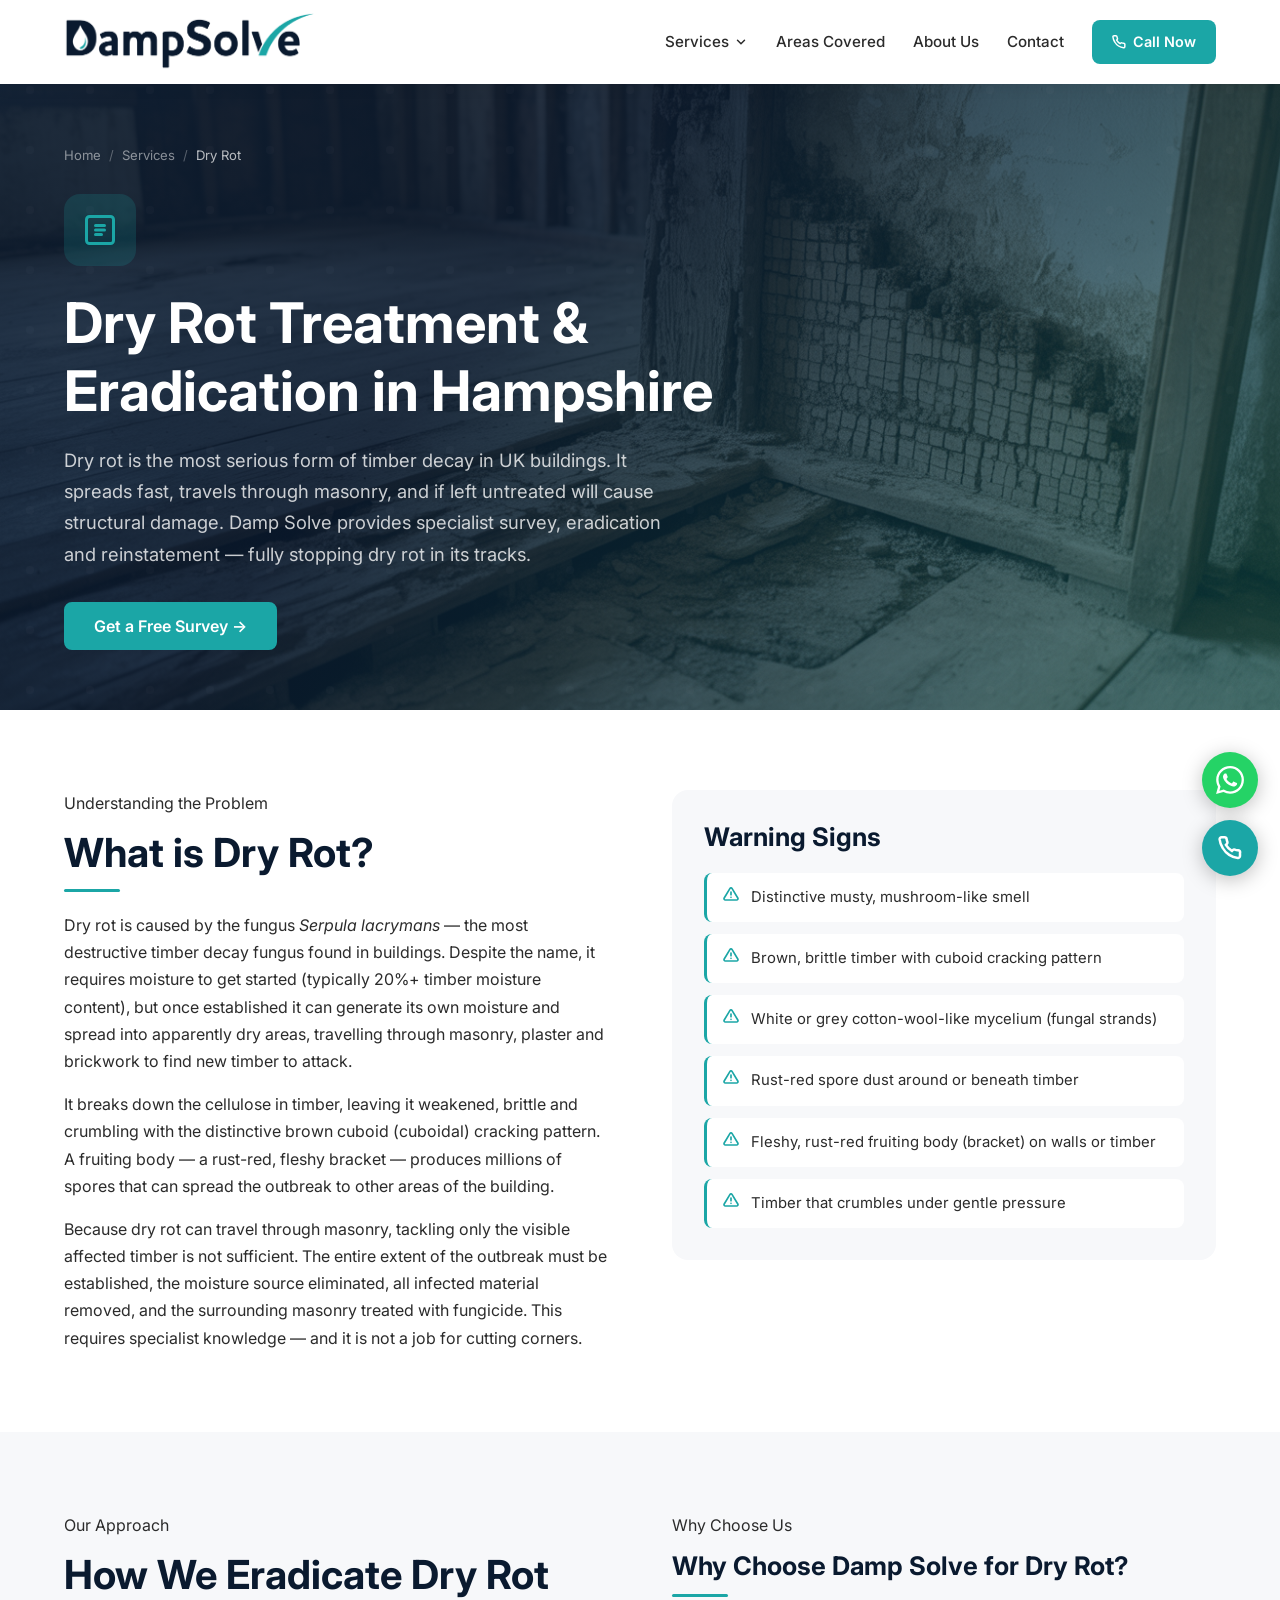
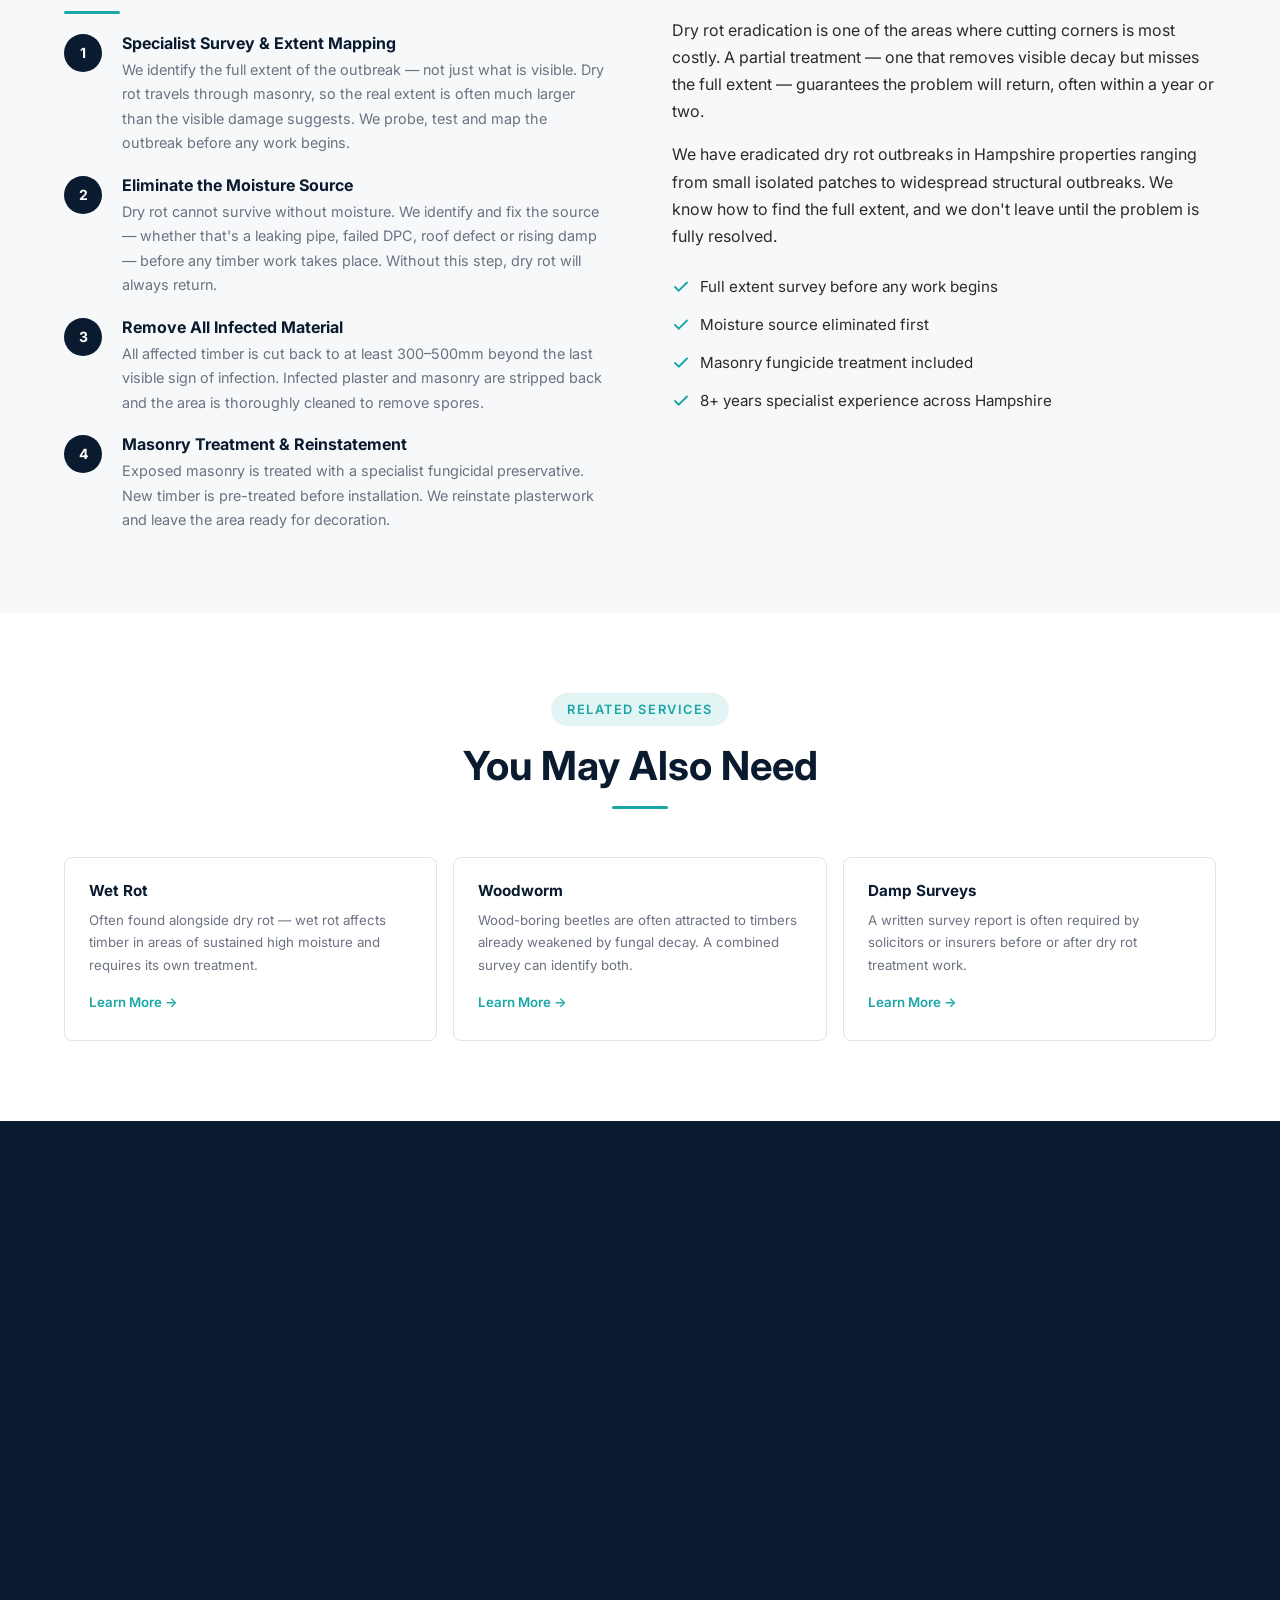
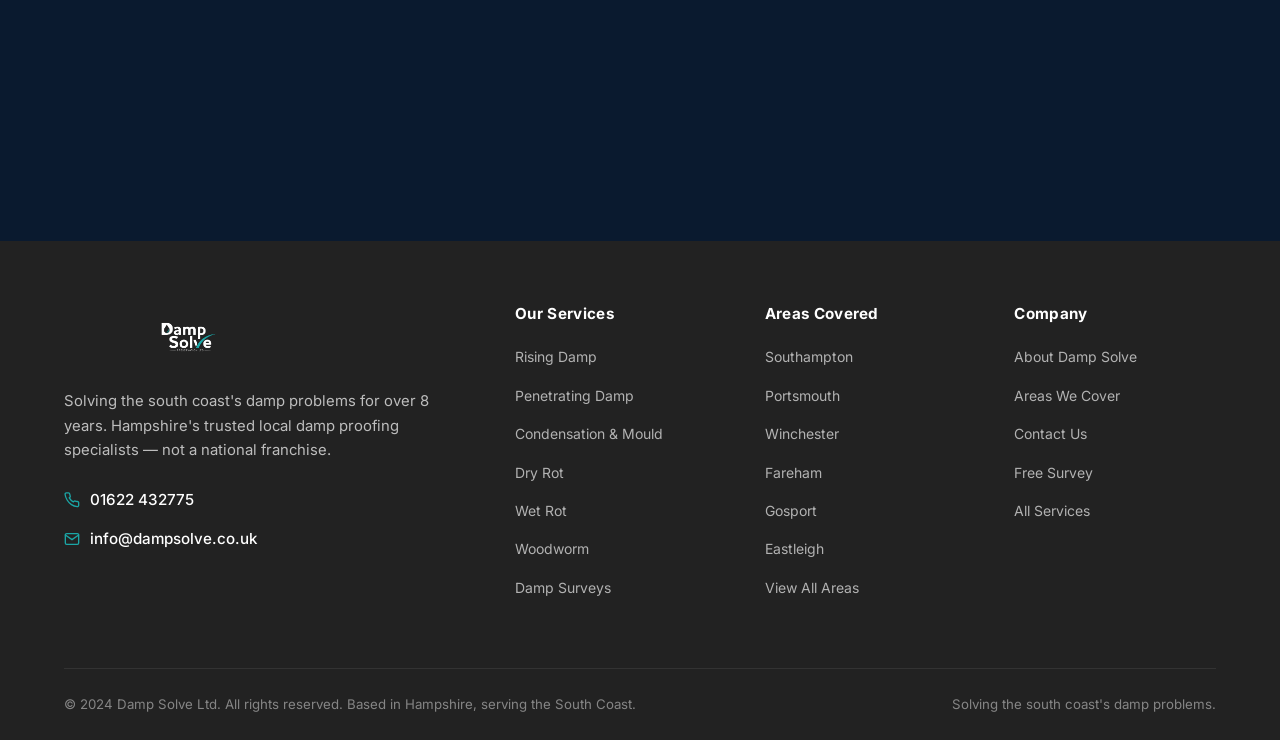
<file: services/dry-rot.html>
<!DOCTYPE html>
<html lang="en">
<head>
  <meta charset="UTF-8">
  <meta name="viewport" content="width=device-width, initial-scale=1.0">
  <title>Dry Rot Treatment Hampshire — Damp Solve</title>
  <meta name="description" content="Specialist dry rot eradication across Hampshire. Damp Solve identifies the full extent, removes affected timber and treats masonry to stop it spreading. Free survey.">
  <link rel="preconnect" href="https://fonts.googleapis.com">
  <link rel="preconnect" href="https://fonts.gstatic.com" crossorigin>
  <link href="https://fonts.googleapis.com/css2?family=Inter:wght@400;500;600;700;800&display=swap" rel="stylesheet">
  <link rel="stylesheet" href="../css/styles.css">
</head>
<body>
<nav class="nav" id="nav" role="navigation" aria-label="Main navigation">
  <div class="container">
    <div class="nav__inner">
      <a href="../index.html" class="nav__logo" aria-label="Damp Solve home"><img src="../assets/images/logo-16.png" alt="Damp Solve" style="height: 100%; width: auto;"></a>
      <div class="nav__links">
        <div class="nav__dropdown">
          <div class="nav__dropdown-toggle" role="button" aria-haspopup="true" aria-expanded="false" tabindex="0">Services<svg class="chevron" width="14" height="14" viewBox="0 0 24 24" fill="none" stroke="currentColor" stroke-width="2.5" stroke-linecap="round"><polyline points="6 9 12 15 18 9"/></svg></div>
          <div class="nav__dropdown-menu">
            <a href="rising-damp.html">Rising Damp</a>
            <a href="penetrating-damp.html">Penetrating Damp</a>
            <a href="condensation-mould.html">Condensation &amp; Mould</a>
            <a href="dry-rot.html">Dry Rot</a>
            <a href="wet-rot.html">Wet Rot</a>
            <a href="woodworm.html">Woodworm</a>
            <a href="damp-surveys.html">Damp Surveys</a>
          </div>
        </div>
        <a href="../areas.html" class="nav__link">Areas Covered</a>
        <a href="../about.html" class="nav__link">About Us</a>
        <a href="../contact.html" class="nav__link">Contact</a>
        <a href="tel:+441622432775" class="nav__cta"><svg width="14" height="14" viewBox="0 0 24 24" fill="none" stroke="currentColor" stroke-width="2.5" stroke-linecap="round"><path d="M22 16.92v3a2 2 0 0 1-2.18 2 19.79 19.79 0 0 1-8.63-3.07A19.5 19.5 0 0 1 4.69 12 19.79 19.79 0 0 1 1.61 3.41 2 2 0 0 1 3.6 1.26h3a2 2 0 0 1 2 1.72 12.84 12.84 0 0 0 .7 2.81 2 2 0 0 1-.45 2.11L7.91 8.91a16 16 0 0 0 6 6l.86-.87a2 2 0 0 1 2.11-.45 12.84 12.84 0 0 0 2.81.7A2 2 0 0 1 22 16.92z"/></svg>Call Now</a>
      </div>
      <button class="nav__hamburger" id="hamburger" aria-label="Open menu" aria-expanded="false" aria-controls="mobileMenu"><span></span><span></span><span></span></button>
    </div>
  </div>
  <div class="nav__mobile" id="mobileMenu" role="dialog" aria-label="Mobile menu">
    <div class="nav__mobile-services">
      <div class="nav__mobile-services-title">Our Services</div>
      <a href="rising-damp.html">Rising Damp</a>
      <a href="penetrating-damp.html">Penetrating Damp</a>
      <a href="condensation-mould.html">Condensation &amp; Mould</a>
      <a href="dry-rot.html">Dry Rot</a>
      <a href="wet-rot.html">Wet Rot</a>
      <a href="woodworm.html">Woodworm</a>
      <a href="damp-surveys.html">Damp Surveys</a>
    </div>
    <a href="../areas.html" class="nav__mobile-link">Areas Covered</a>
    <a href="../about.html" class="nav__mobile-link">About Us</a>
    <a href="../contact.html" class="nav__mobile-link">Contact</a>
    <div class="nav__mobile-cta"><a href="tel:+441622432775"><svg width="16" height="16" viewBox="0 0 24 24" fill="none" stroke="currentColor" stroke-width="2.5" stroke-linecap="round" style="vertical-align:middle;margin-right:6px"><path d="M22 16.92v3a2 2 0 0 1-2.18 2 19.79 19.79 0 0 1-8.63-3.07A19.5 19.5 0 0 1 4.69 12 19.79 19.79 0 0 1 1.61 3.41 2 2 0 0 1 3.6 1.26h3a2 2 0 0 1 2 1.72 12.84 12.84 0 0 0 .7 2.81 2 2 0 0 1-.45 2.11L7.91 8.91a16 16 0 0 0 6 6l.86-.87a2 2 0 0 1 2.11-.45 12.84 12.84 0 0 0 2.81.7A2 2 0 0 1 22 16.92z"/></svg>Call Now — Free Survey Available</a></div>
  </div>
</nav>

<section class="page-hero page-hero--dry-rot">
  <div class="container"><div class="page-hero__inner">
    <nav class="breadcrumb" aria-label="Breadcrumb"><a href="../index.html">Home</a><span>/</span><a href="../services.html">Services</a><span>/</span><span style="color:rgba(255,255,255,0.7)">Dry Rot</span></nav>
    <div class="service-hero-icon"><svg width="36" height="36" viewBox="0 0 24 24" fill="none" stroke="currentColor" stroke-width="2" stroke-linecap="round"><rect x="3" y="3" width="18" height="18" rx="2"/><path d="M9 9h6M9 12h6M9 15h4"/></svg></div>
    <h1>Dry Rot Treatment &amp; Eradication in Hampshire</h1>
    <p>Dry rot is the most serious form of timber decay in UK buildings. It spreads fast, travels through masonry, and if left untreated will cause structural damage. Damp Solve provides specialist survey, eradication and reinstatement — fully stopping dry rot in its tracks.</p>
    <div style="margin-top:2rem;"><a href="../contact.html" class="btn btn--primary">Get a Free Survey &rarr;</a></div>
  </div></div>
</section>

<section class="section">
  <div class="container"><div class="content-grid">
    <div class="animate-in">
      <span class="label">Understanding the Problem</span>
      <h2 style="margin-top:0.75rem;text-align:left;">What is Dry Rot?</h2>
      <div class="divider divider--left"></div>
      <p>Dry rot is caused by the fungus <em>Serpula lacrymans</em> — the most destructive timber decay fungus found in buildings. Despite the name, it requires moisture to get started (typically 20%+ timber moisture content), but once established it can generate its own moisture and spread into apparently dry areas, travelling through masonry, plaster and brickwork to find new timber to attack.</p>
      <p>It breaks down the cellulose in timber, leaving it weakened, brittle and crumbling with the distinctive brown cuboid (cuboidal) cracking pattern. A fruiting body — a rust-red, fleshy bracket — produces millions of spores that can spread the outbreak to other areas of the building.</p>
      <p>Because dry rot can travel through masonry, tackling only the visible affected timber is not sufficient. The entire extent of the outbreak must be established, the moisture source eliminated, all infected material removed, and the surrounding masonry treated with fungicide. This requires specialist knowledge — and it is not a job for cutting corners.</p>
    </div>
    <div class="animate-in delay-2">
      <div style="background:var(--light-grey);border-radius:var(--radius-lg);padding:2rem;">
        <h3 style="margin-bottom:1.25rem;">Warning Signs</h3>
        <ul class="warning-list">
          <li><svg class="warn-icon" width="16" height="16" viewBox="0 0 24 24" fill="none" stroke="currentColor" stroke-width="2.5" stroke-linecap="round"><path d="M10.29 3.86L1.82 18a2 2 0 0 0 1.71 3h16.94a2 2 0 0 0 1.71-3L13.71 3.86a2 2 0 0 0-3.42 0z"/><line x1="12" y1="9" x2="12" y2="13"/><line x1="12" y1="17" x2="12.01" y2="17"/></svg>Distinctive musty, mushroom-like smell</li>
          <li><svg class="warn-icon" width="16" height="16" viewBox="0 0 24 24" fill="none" stroke="currentColor" stroke-width="2.5" stroke-linecap="round"><path d="M10.29 3.86L1.82 18a2 2 0 0 0 1.71 3h16.94a2 2 0 0 0 1.71-3L13.71 3.86a2 2 0 0 0-3.42 0z"/><line x1="12" y1="9" x2="12" y2="13"/><line x1="12" y1="17" x2="12.01" y2="17"/></svg>Brown, brittle timber with cuboid cracking pattern</li>
          <li><svg class="warn-icon" width="16" height="16" viewBox="0 0 24 24" fill="none" stroke="currentColor" stroke-width="2.5" stroke-linecap="round"><path d="M10.29 3.86L1.82 18a2 2 0 0 0 1.71 3h16.94a2 2 0 0 0 1.71-3L13.71 3.86a2 2 0 0 0-3.42 0z"/><line x1="12" y1="9" x2="12" y2="13"/><line x1="12" y1="17" x2="12.01" y2="17"/></svg>White or grey cotton-wool-like mycelium (fungal strands)</li>
          <li><svg class="warn-icon" width="16" height="16" viewBox="0 0 24 24" fill="none" stroke="currentColor" stroke-width="2.5" stroke-linecap="round"><path d="M10.29 3.86L1.82 18a2 2 0 0 0 1.71 3h16.94a2 2 0 0 0 1.71-3L13.71 3.86a2 2 0 0 0-3.42 0z"/><line x1="12" y1="9" x2="12" y2="13"/><line x1="12" y1="17" x2="12.01" y2="17"/></svg>Rust-red spore dust around or beneath timber</li>
          <li><svg class="warn-icon" width="16" height="16" viewBox="0 0 24 24" fill="none" stroke="currentColor" stroke-width="2.5" stroke-linecap="round"><path d="M10.29 3.86L1.82 18a2 2 0 0 0 1.71 3h16.94a2 2 0 0 0 1.71-3L13.71 3.86a2 2 0 0 0-3.42 0z"/><line x1="12" y1="9" x2="12" y2="13"/><line x1="12" y1="17" x2="12.01" y2="17"/></svg>Fleshy, rust-red fruiting body (bracket) on walls or timber</li>
          <li><svg class="warn-icon" width="16" height="16" viewBox="0 0 24 24" fill="none" stroke="currentColor" stroke-width="2.5" stroke-linecap="round"><path d="M10.29 3.86L1.82 18a2 2 0 0 0 1.71 3h16.94a2 2 0 0 0 1.71-3L13.71 3.86a2 2 0 0 0-3.42 0z"/><line x1="12" y1="9" x2="12" y2="13"/><line x1="12" y1="17" x2="12.01" y2="17"/></svg>Timber that crumbles under gentle pressure</li>
        </ul>
      </div>
    </div>
  </div></div>
</section>

<section class="section section--grey">
  <div class="container"><div class="content-grid">
    <div class="animate-in">
      <span class="label">Our Approach</span>
      <h2 style="margin-top:0.75rem;text-align:left;">How We Eradicate Dry Rot</h2>
      <div class="divider divider--left"></div>
      <div class="process-steps">
        <div class="process-step"><div class="step-num">1</div><div class="step-content"><h4>Specialist Survey &amp; Extent Mapping</h4><p>We identify the full extent of the outbreak — not just what is visible. Dry rot travels through masonry, so the real extent is often much larger than the visible damage suggests. We probe, test and map the outbreak before any work begins.</p></div></div>
        <div class="process-step"><div class="step-num">2</div><div class="step-content"><h4>Eliminate the Moisture Source</h4><p>Dry rot cannot survive without moisture. We identify and fix the source — whether that's a leaking pipe, failed DPC, roof defect or rising damp — before any timber work takes place. Without this step, dry rot will always return.</p></div></div>
        <div class="process-step"><div class="step-num">3</div><div class="step-content"><h4>Remove All Infected Material</h4><p>All affected timber is cut back to at least 300–500mm beyond the last visible sign of infection. Infected plaster and masonry are stripped back and the area is thoroughly cleaned to remove spores.</p></div></div>
        <div class="process-step"><div class="step-num">4</div><div class="step-content"><h4>Masonry Treatment &amp; Reinstatement</h4><p>Exposed masonry is treated with a specialist fungicidal preservative. New timber is pre-treated before installation. We reinstate plasterwork and leave the area ready for decoration.</p></div></div>
      </div>
    </div>
    <div class="animate-in delay-2">
      <span class="label">Why Choose Us</span>
      <h3 style="margin-top:0.75rem;">Why Choose Damp Solve for Dry Rot?</h3>
      <div class="divider divider--left"></div>
      <p>Dry rot eradication is one of the areas where cutting corners is most costly. A partial treatment — one that removes visible decay but misses the full extent — guarantees the problem will return, often within a year or two.</p>
      <p>We have eradicated dry rot outbreaks in Hampshire properties ranging from small isolated patches to widespread structural outbreaks. We know how to find the full extent, and we don't leave until the problem is fully resolved.</p>
      <div style="margin-top:1.5rem;display:flex;flex-direction:column;gap:0.75rem;">
        <div style="display:flex;align-items:center;gap:10px;font-size:0.95rem;"><svg width="18" height="18" viewBox="0 0 24 24" fill="none" stroke="var(--amber)" stroke-width="2.5" stroke-linecap="round"><polyline points="20 6 9 17 4 12"/></svg>Full extent survey before any work begins</div>
        <div style="display:flex;align-items:center;gap:10px;font-size:0.95rem;"><svg width="18" height="18" viewBox="0 0 24 24" fill="none" stroke="var(--amber)" stroke-width="2.5" stroke-linecap="round"><polyline points="20 6 9 17 4 12"/></svg>Moisture source eliminated first</div>
        <div style="display:flex;align-items:center;gap:10px;font-size:0.95rem;"><svg width="18" height="18" viewBox="0 0 24 24" fill="none" stroke="var(--amber)" stroke-width="2.5" stroke-linecap="round"><polyline points="20 6 9 17 4 12"/></svg>Masonry fungicide treatment included</div>
        <div style="display:flex;align-items:center;gap:10px;font-size:0.95rem;"><svg width="18" height="18" viewBox="0 0 24 24" fill="none" stroke="var(--amber)" stroke-width="2.5" stroke-linecap="round"><polyline points="20 6 9 17 4 12"/></svg>8+ years specialist experience across Hampshire</div>
      </div>
    </div>
  </div></div>
</section>

<section class="section">
  <div class="container">
    <div class="section-header"><span class="label">Related Services</span><h2>You May Also Need</h2><div class="divider"></div></div>
    <div class="related-grid">
      <a href="wet-rot.html" class="related-card animate-in"><h4>Wet Rot</h4><p>Often found alongside dry rot — wet rot affects timber in areas of sustained high moisture and requires its own treatment.</p><span class="link">Learn More &rarr;</span></a>
      <a href="woodworm.html" class="related-card animate-in delay-1"><h4>Woodworm</h4><p>Wood-boring beetles are often attracted to timbers already weakened by fungal decay. A combined survey can identify both.</p><span class="link">Learn More &rarr;</span></a>
      <a href="damp-surveys.html" class="related-card animate-in delay-2"><h4>Damp Surveys</h4><p>A written survey report is often required by solicitors or insurers before or after dry rot treatment work.</p><span class="link">Learn More &rarr;</span></a>
    </div>
  </div>
</section>

<section class="lead-form-section"><div class="container"><div class="lead-form__inner"><div class="lead-form__content animate-in"><h2>Suspect Dry Rot? Act Fast.</h2><p>Dry rot spreads quickly. Contact us for a free no-obligation survey anywhere in Hampshire — early diagnosis limits the damage and the cost.</p><div class="lead-form__perks"><div class="lead-form__perk"><svg width="18" height="18" viewBox="0 0 24 24" fill="none" stroke="currentColor" stroke-width="2.5" stroke-linecap="round"><polyline points="20 6 9 17 4 12"/></svg>Free, no-obligation survey</div><div class="lead-form__perk"><svg width="18" height="18" viewBox="0 0 24 24" fill="none" stroke="currentColor" stroke-width="2.5" stroke-linecap="round"><polyline points="20 6 9 17 4 12"/></svg>Fast response — we understand urgency</div><div class="lead-form__perk"><svg width="18" height="18" viewBox="0 0 24 24" fill="none" stroke="currentColor" stroke-width="2.5" stroke-linecap="round"><polyline points="20 6 9 17 4 12"/></svg>All of Hampshire covered</div></div></div><div class="form-card animate-in delay-2"><h3>Request Your Free Survey</h3><form action="#" method="post" data-form="survey" novalidate><div class="form-row"><div class="form-group"><label for="s-name">Your Name *</label><input type="text" id="s-name" name="name" placeholder="John Smith" required></div><div class="form-group"><label for="s-phone">Phone Number *</label><input type="tel" id="s-phone" name="phone" placeholder="07700 000000" required></div></div><div class="form-group"><label for="s-town">Town / Area *</label><input type="text" id="s-town" name="town" placeholder="e.g. Southampton, Fareham" required></div><div class="form-group"><label for="s-problem">Type of Problem</label><select id="s-problem" name="problem"><option value="Dry Rot" selected>Dry Rot</option><option>Wet Rot</option><option>Woodworm</option><option>Rising Damp</option><option>Not Sure — Need a Survey</option></select></div><div class="form-group"><label for="s-time">Preferred Contact Time</label><select id="s-time" name="contact_time"><option value="">Any time is fine</option><option>Morning (9am–12pm)</option><option>Afternoon (12pm–5pm)</option><option>Evening (5pm–7pm)</option></select></div><button type="submit" class="form-submit">Request Free Survey &rarr;</button></form></div></div></div></section><script src="../js/main.js"></script>
<footer class="footer" role="contentinfo">
  <div class="container">
    <div class="footer__grid">
      <div>
        <div class="footer__logo" style="background: none;">
          <img src="../assets/images/logo-08.png" alt="Damp Solve" style="height: 100%; width: 100%; object-fit: contain;">
        </div>
        <p class="footer__tagline">Solving the south coast's damp problems for over 8 years. Hampshire's trusted local damp proofing specialists — not a national franchise.</p>
        <a href="tel:+441622432775" class="footer__contact-link">
          <svg width="16" height="16" viewBox="0 0 24 24" fill="none" stroke="currentColor" stroke-width="2" stroke-linecap="round"><path d="M22 16.92v3a2 2 0 0 1-2.18 2 19.79 19.79 0 0 1-8.63-3.07A19.5 19.5 0 0 1 4.69 12 19.79 19.79 0 0 1 1.61 3.41 2 2 0 0 1 3.6 1.26h3a2 2 0 0 1 2 1.72 12.84 12.84 0 0 0 .7 2.81 2 2 0 0 1-.45 2.11L7.91 8.91a16 16 0 0 0 6 6l.86-.87a2 2 0 0 1 2.11-.45 12.84 12.84 0 0 0 2.81.7A2 2 0 0 1 22 16.92z"/></svg>
          01622 432775
        </a>
        <a href="mailto:info@dampsolve.co.uk" class="footer__contact-link">
          <svg width="16" height="16" viewBox="0 0 24 24" fill="none" stroke="currentColor" stroke-width="2" stroke-linecap="round"><path d="M4 4h16c1.1 0 2 .9 2 2v12c0 1.1-.9 2-2 2H4c-1.1 0-2-.9-2-2V6c0-1.1.9-2 2-2z"/><polyline points="22,6 12,13 2,6"/></svg>
          info@dampsolve.co.uk
        </a>
      </div>
      <div class="footer__col">
        <h4>Our Services</h4>
        <ul>
          <li><a href="rising-damp.html">Rising Damp</a></li>
          <li><a href="penetrating-damp.html">Penetrating Damp</a></li>
          <li><a href="condensation-mould.html">Condensation &amp; Mould</a></li>
          <li><a href="dry-rot.html">Dry Rot</a></li>
          <li><a href="wet-rot.html">Wet Rot</a></li>
          <li><a href="woodworm.html">Woodworm</a></li>
          <li><a href="damp-surveys.html">Damp Surveys</a></li>
        </ul>
      </div>
      <div class="footer__col">
        <h4>Areas Covered</h4>
        <ul>
          <li><a href="../areas.html">Southampton</a></li>
          <li><a href="../areas.html">Portsmouth</a></li>
          <li><a href="../areas.html">Winchester</a></li>
          <li><a href="../areas.html">Fareham</a></li>
          <li><a href="../areas.html">Gosport</a></li>
          <li><a href="../areas.html">Eastleigh</a></li>
          <li><a href="../areas.html">View All Areas</a></li>
        </ul>
      </div>
      <div class="footer__col">
        <h4>Company</h4>
        <ul>
          <li><a href="../about.html">About Damp Solve</a></li>
          <li><a href="../areas.html">Areas We Cover</a></li>
          <li><a href="../contact.html">Contact Us</a></li>
          <li><a href="../contact.html#survey">Free Survey</a></li>
          <li><a href="../services.html">All Services</a></li>
        </ul>
      </div>
    </div>
    <div class="footer__bottom">
      <p>&copy; 2024 Damp Solve Ltd. All rights reserved. Based in Hampshire, serving the South Coast.</p>
      <p>Solving the south coast's damp problems.</p>
    </div>
  </div>
</footer>

<!-- ══ FLOATING BUTTONS ════════════════════════════════════════ -->
<div class="floating-btns" role="complementary" aria-label="Quick contact">
  <a href="https://wa.me/441622432775" class="float-btn float-btn--whatsapp" target="_blank" rel="noopener" aria-label="Contact us on WhatsApp">
    <svg width="28" height="28" viewBox="0 0 24 24" fill="white"><path d="M17.472 14.382c-.297-.149-1.758-.867-2.03-.967-.273-.099-.471-.148-.67.15-.197.297-.767.966-.94 1.164-.173.199-.347.223-.644.075-.297-.15-1.255-.463-2.39-1.475-.883-.788-1.48-1.761-1.653-2.059-.173-.297-.018-.458.13-.606.134-.133.298-.347.446-.52.149-.174.198-.298.298-.497.099-.198.05-.371-.025-.52-.075-.149-.669-1.612-.916-2.207-.242-.579-.487-.5-.669-.51-.173-.008-.371-.01-.57-.01-.198 0-.52.074-.792.372-.272.297-1.04 1.016-1.04 2.479 0 1.462 1.065 2.875 1.213 3.074.149.198 2.096 3.2 5.077 4.487.709.306 1.262.489 1.694.625.712.227 1.36.195 1.871.118.571-.085 1.758-.719 2.006-1.413.248-.694.248-1.289.173-1.413-.074-.124-.272-.198-.57-.347m-5.421 7.403h-.004a9.87 9.87 0 0 1-5.031-1.378l-.361-.214-3.741.982.998-3.648-.235-.374a9.86 9.86 0 0 1-1.51-5.26c.001-5.45 4.436-9.884 9.888-9.884 2.64 0 5.122 1.03 6.988 2.898a9.825 9.825 0 0 1 2.893 6.994c-.003 5.45-4.437 9.884-9.885 9.884m8.413-18.297A11.815 11.815 0 0 0 12.05 0C5.495 0 .16 5.335.157 11.892c0 2.096.547 4.142 1.588 5.945L.057 24l6.305-1.654a11.882 11.882 0 0 0 5.683 1.448h.005c6.554 0 11.89-5.335 11.893-11.893a11.821 11.821 0 0 0-3.48-8.413Z"/></svg>
  </a>
  <a href="tel:+441622432775" class="float-btn float-btn--phone" aria-label="Call Damp Solve now">
    <svg width="24" height="24" viewBox="0 0 24 24" fill="none" stroke="white" stroke-width="2.5" stroke-linecap="round"><path d="M22 16.92v3a2 2 0 0 1-2.18 2 19.79 19.79 0 0 1-8.63-3.07A19.5 19.5 0 0 1 4.69 12 19.79 19.79 0 0 1 1.61 3.41 2 2 0 0 1 3.6 1.26h3a2 2 0 0 1 2 1.72 12.84 12.84 0 0 0 .7 2.81 2 2 0 0 1-.45 2.11L7.91 8.91a16 16 0 0 0 6 6l.86-.87a2 2 0 0 1 2.11-.45 12.84 12.84 0 0 0 2.81.7A2 2 0 0 1 22 16.92z"/></svg>
  </a>
</div>

</body>
</html>
</file>
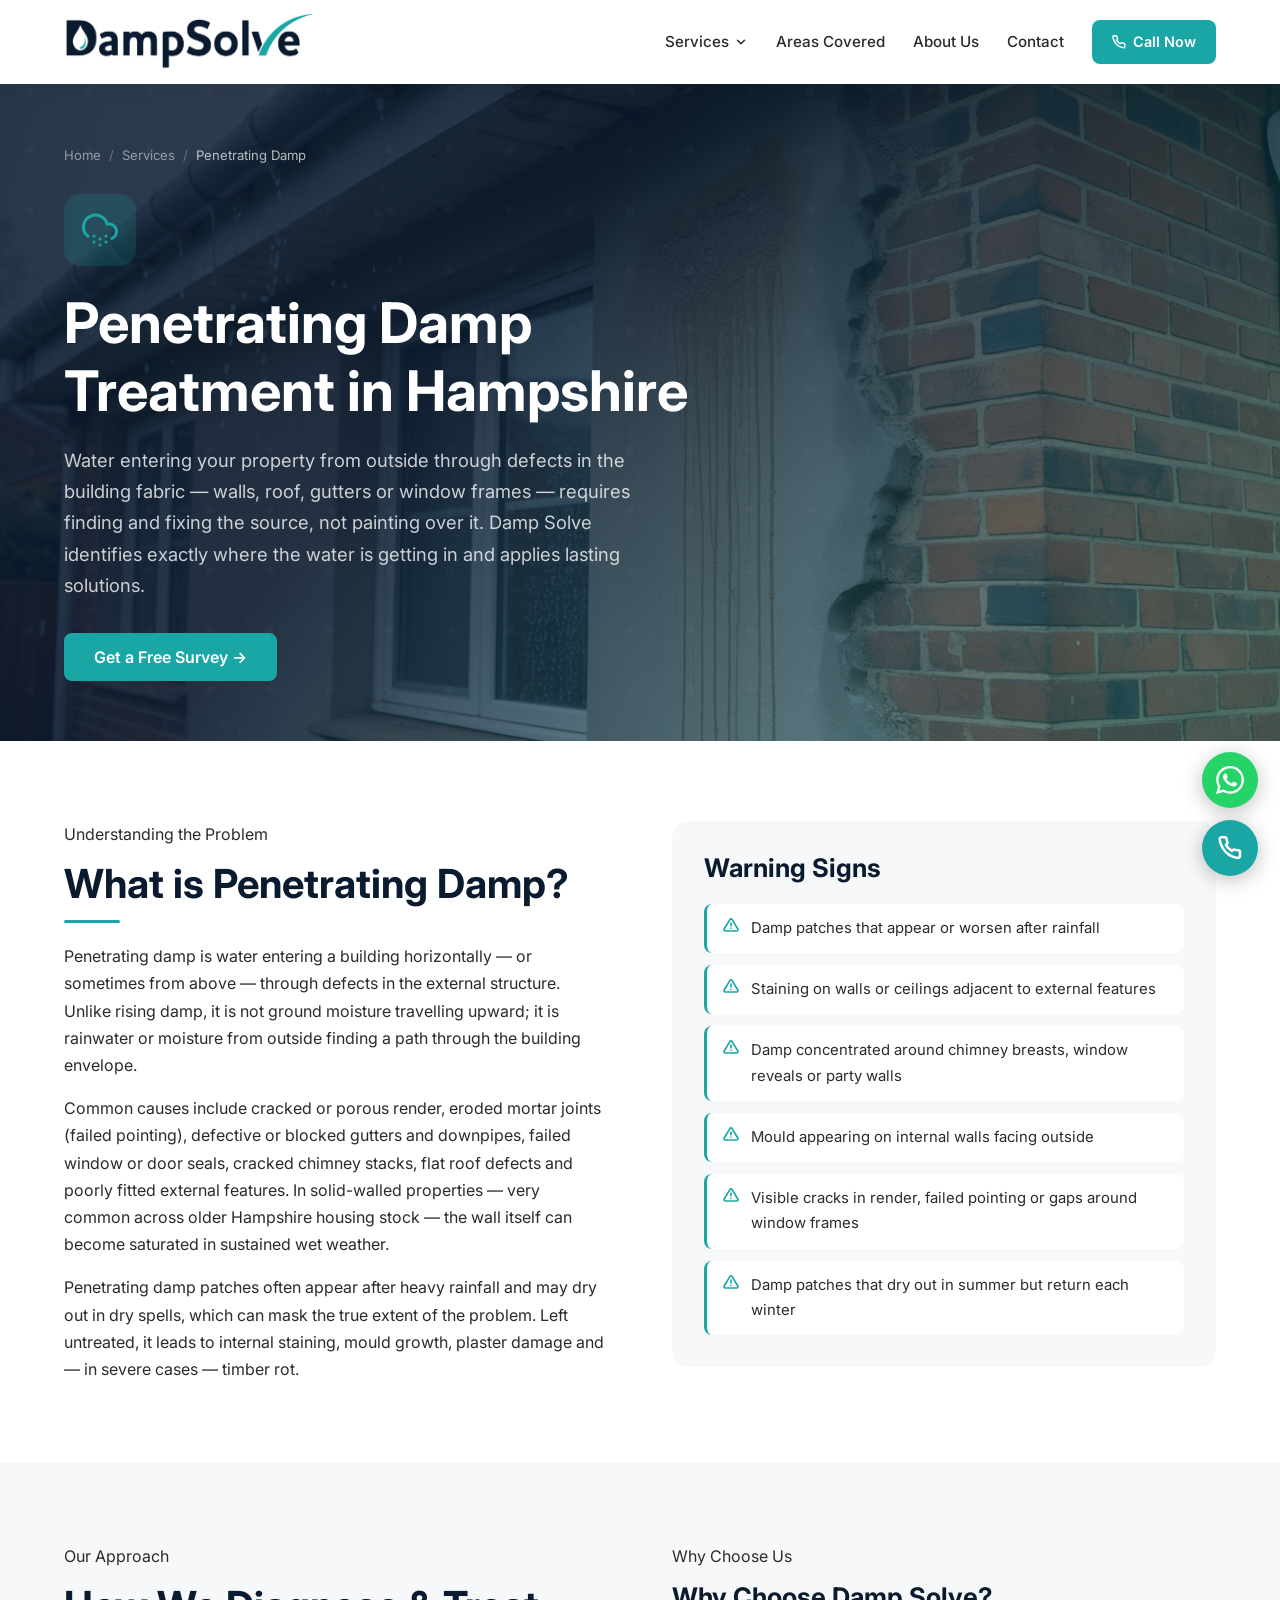
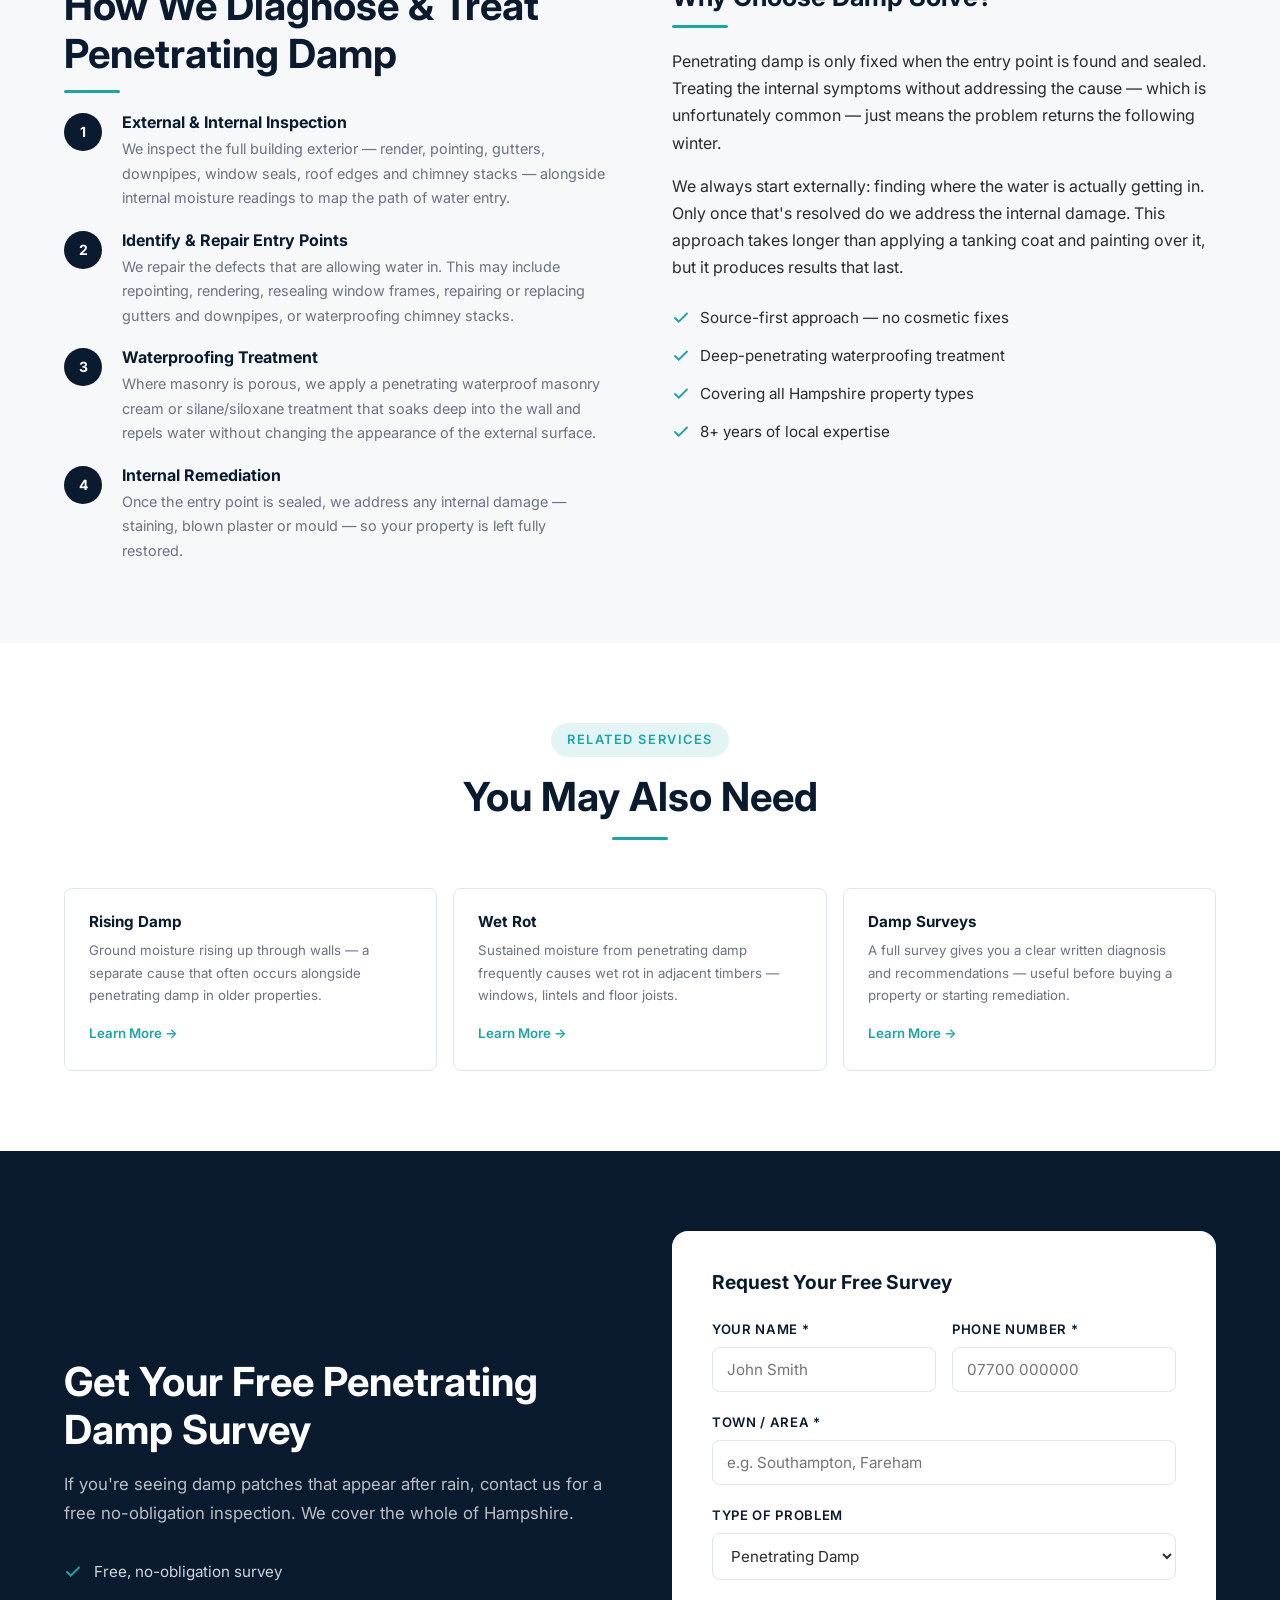
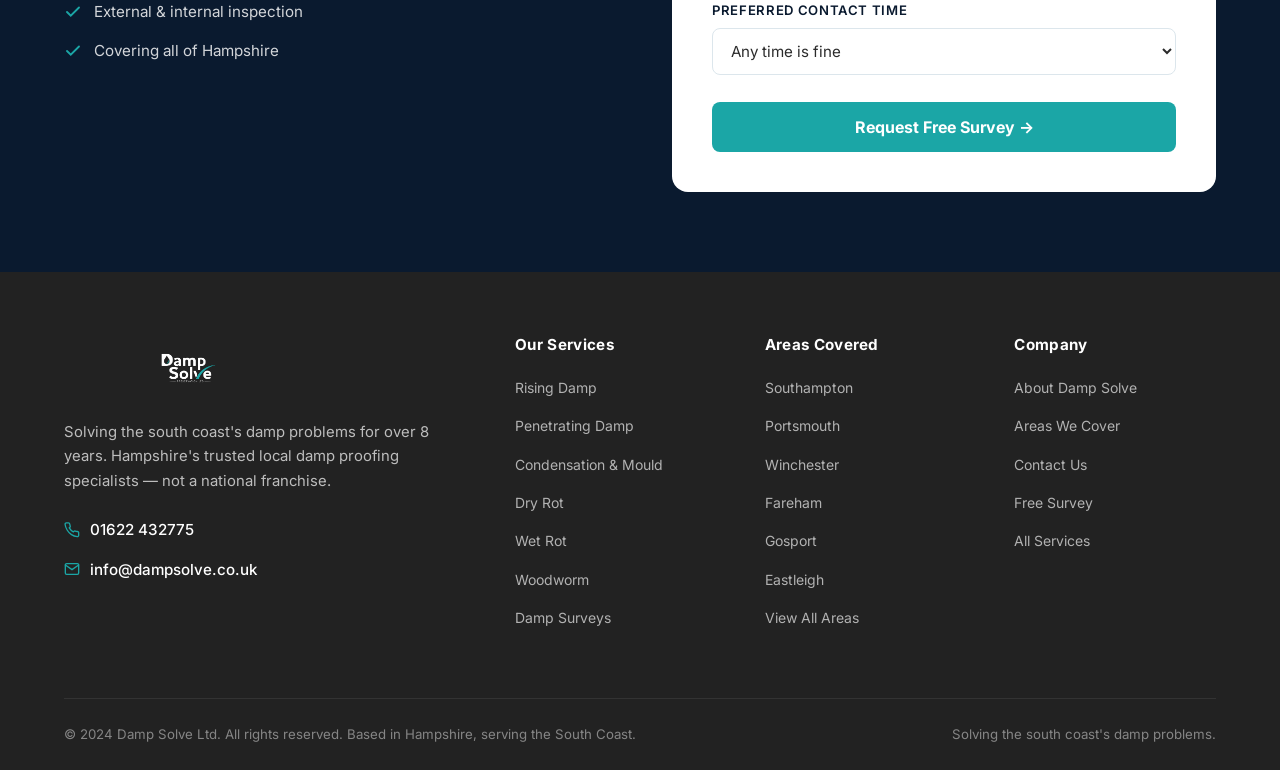
<file: services/penetrating-damp.html>
<!DOCTYPE html>
<html lang="en">
<head>
  <meta charset="UTF-8">
  <meta name="viewport" content="width=device-width, initial-scale=1.0">
  <title>Penetrating Damp Treatment Hampshire — Damp Solve</title>
  <meta name="description" content="Expert penetrating damp diagnosis and waterproofing across Hampshire. Damp Solve finds the source and fixes it properly. Free survey available.">
  <link rel="preconnect" href="https://fonts.googleapis.com">
  <link rel="preconnect" href="https://fonts.gstatic.com" crossorigin>
  <link href="https://fonts.googleapis.com/css2?family=Inter:wght@400;500;600;700;800&display=swap" rel="stylesheet">
  <link rel="stylesheet" href="../css/styles.css">
</head>
<body>
<nav class="nav" id="nav" role="navigation" aria-label="Main navigation">
  <div class="container">
    <div class="nav__inner">
      <a href="../index.html" class="nav__logo" aria-label="Damp Solve home"><img src="../assets/images/logo-16.png" alt="Damp Solve" style="height: 100%; width: auto;"></a>
      <div class="nav__links">
        <div class="nav__dropdown">
          <div class="nav__dropdown-toggle" role="button" aria-haspopup="true" aria-expanded="false" tabindex="0">Services<svg class="chevron" width="14" height="14" viewBox="0 0 24 24" fill="none" stroke="currentColor" stroke-width="2.5" stroke-linecap="round"><polyline points="6 9 12 15 18 9"/></svg></div>
          <div class="nav__dropdown-menu">
            <a href="rising-damp.html">Rising Damp</a>
            <a href="penetrating-damp.html">Penetrating Damp</a>
            <a href="condensation-mould.html">Condensation &amp; Mould</a>
            <a href="dry-rot.html">Dry Rot</a>
            <a href="wet-rot.html">Wet Rot</a>
            <a href="woodworm.html">Woodworm</a>
            <a href="damp-surveys.html">Damp Surveys</a>
          </div>
        </div>
        <a href="../areas.html" class="nav__link">Areas Covered</a>
        <a href="../about.html" class="nav__link">About Us</a>
        <a href="../contact.html" class="nav__link">Contact</a>
        <a href="tel:+441622432775" class="nav__cta"><svg width="14" height="14" viewBox="0 0 24 24" fill="none" stroke="currentColor" stroke-width="2.5" stroke-linecap="round"><path d="M22 16.92v3a2 2 0 0 1-2.18 2 19.79 19.79 0 0 1-8.63-3.07A19.5 19.5 0 0 1 4.69 12 19.79 19.79 0 0 1 1.61 3.41 2 2 0 0 1 3.6 1.26h3a2 2 0 0 1 2 1.72 12.84 12.84 0 0 0 .7 2.81 2 2 0 0 1-.45 2.11L7.91 8.91a16 16 0 0 0 6 6l.86-.87a2 2 0 0 1 2.11-.45 12.84 12.84 0 0 0 2.81.7A2 2 0 0 1 22 16.92z"/></svg>Call Now</a>
      </div>
      <button class="nav__hamburger" id="hamburger" aria-label="Open menu" aria-expanded="false" aria-controls="mobileMenu"><span></span><span></span><span></span></button>
    </div>
  </div>
  <div class="nav__mobile" id="mobileMenu" role="dialog" aria-label="Mobile menu">
    <div class="nav__mobile-services">
      <div class="nav__mobile-services-title">Our Services</div>
      <a href="rising-damp.html">Rising Damp</a>
      <a href="penetrating-damp.html">Penetrating Damp</a>
      <a href="condensation-mould.html">Condensation &amp; Mould</a>
      <a href="dry-rot.html">Dry Rot</a>
      <a href="wet-rot.html">Wet Rot</a>
      <a href="woodworm.html">Woodworm</a>
      <a href="damp-surveys.html">Damp Surveys</a>
    </div>
    <a href="../areas.html" class="nav__mobile-link">Areas Covered</a>
    <a href="../about.html" class="nav__mobile-link">About Us</a>
    <a href="../contact.html" class="nav__mobile-link">Contact</a>
    <div class="nav__mobile-cta"><a href="tel:+441622432775"><svg width="16" height="16" viewBox="0 0 24 24" fill="none" stroke="currentColor" stroke-width="2.5" stroke-linecap="round" style="vertical-align:middle;margin-right:6px"><path d="M22 16.92v3a2 2 0 0 1-2.18 2 19.79 19.79 0 0 1-8.63-3.07A19.5 19.5 0 0 1 4.69 12 19.79 19.79 0 0 1 1.61 3.41 2 2 0 0 1 3.6 1.26h3a2 2 0 0 1 2 1.72 12.84 12.84 0 0 0 .7 2.81 2 2 0 0 1-.45 2.11L7.91 8.91a16 16 0 0 0 6 6l.86-.87a2 2 0 0 1 2.11-.45 12.84 12.84 0 0 0 2.81.7A2 2 0 0 1 22 16.92z"/></svg>Call Now — Free Survey Available</a></div>
  </div>
</nav>

<section class="page-hero page-hero--penetrating-damp">
  <div class="container">
    <div class="page-hero__inner">
      <nav class="breadcrumb" aria-label="Breadcrumb"><a href="../index.html">Home</a><span>/</span><a href="../services.html">Services</a><span>/</span><span style="color:rgba(255,255,255,0.7)">Penetrating Damp</span></nav>
      <div class="service-hero-icon"><svg width="36" height="36" viewBox="0 0 24 24" fill="none" stroke="currentColor" stroke-width="2" stroke-linecap="round"><path d="M20 17.58A5 5 0 0 0 18 8h-1.26A8 8 0 1 0 4 16.25"/><line x1="8" y1="16" x2="8.01" y2="16"/><line x1="8" y1="20" x2="8.01" y2="20"/><line x1="12" y1="18" x2="12.01" y2="18"/><line x1="12" y1="22" x2="12.01" y2="22"/><line x1="16" y1="16" x2="16.01" y2="16"/><line x1="16" y1="20" x2="16.01" y2="20"/></svg></div>
      <h1>Penetrating Damp Treatment in Hampshire</h1>
      <p>Water entering your property from outside through defects in the building fabric — walls, roof, gutters or window frames — requires finding and fixing the source, not painting over it. Damp Solve identifies exactly where the water is getting in and applies lasting solutions.</p>
      <div style="margin-top:2rem;"><a href="../contact.html" class="btn btn--primary">Get a Free Survey &rarr;</a></div>
    </div>
  </div>
</section>

<section class="section">
  <div class="container">
    <div class="content-grid">
      <div class="animate-in">
        <span class="label">Understanding the Problem</span>
        <h2 style="margin-top:0.75rem;text-align:left;">What is Penetrating Damp?</h2>
        <div class="divider divider--left"></div>
        <p>Penetrating damp is water entering a building horizontally — or sometimes from above — through defects in the external structure. Unlike rising damp, it is not ground moisture travelling upward; it is rainwater or moisture from outside finding a path through the building envelope.</p>
        <p>Common causes include cracked or porous render, eroded mortar joints (failed pointing), defective or blocked gutters and downpipes, failed window or door seals, cracked chimney stacks, flat roof defects and poorly fitted external features. In solid-walled properties — very common across older Hampshire housing stock — the wall itself can become saturated in sustained wet weather.</p>
        <p>Penetrating damp patches often appear after heavy rainfall and may dry out in dry spells, which can mask the true extent of the problem. Left untreated, it leads to internal staining, mould growth, plaster damage and — in severe cases — timber rot.</p>
      </div>
      <div class="animate-in delay-2">
        <div style="background:var(--light-grey);border-radius:var(--radius-lg);padding:2rem;">
          <h3 style="margin-bottom:1.25rem;">Warning Signs</h3>
          <ul class="warning-list">
            <li><svg class="warn-icon" width="16" height="16" viewBox="0 0 24 24" fill="none" stroke="currentColor" stroke-width="2.5" stroke-linecap="round"><path d="M10.29 3.86L1.82 18a2 2 0 0 0 1.71 3h16.94a2 2 0 0 0 1.71-3L13.71 3.86a2 2 0 0 0-3.42 0z"/><line x1="12" y1="9" x2="12" y2="13"/><line x1="12" y1="17" x2="12.01" y2="17"/></svg>Damp patches that appear or worsen after rainfall</li>
            <li><svg class="warn-icon" width="16" height="16" viewBox="0 0 24 24" fill="none" stroke="currentColor" stroke-width="2.5" stroke-linecap="round"><path d="M10.29 3.86L1.82 18a2 2 0 0 0 1.71 3h16.94a2 2 0 0 0 1.71-3L13.71 3.86a2 2 0 0 0-3.42 0z"/><line x1="12" y1="9" x2="12" y2="13"/><line x1="12" y1="17" x2="12.01" y2="17"/></svg>Staining on walls or ceilings adjacent to external features</li>
            <li><svg class="warn-icon" width="16" height="16" viewBox="0 0 24 24" fill="none" stroke="currentColor" stroke-width="2.5" stroke-linecap="round"><path d="M10.29 3.86L1.82 18a2 2 0 0 0 1.71 3h16.94a2 2 0 0 0 1.71-3L13.71 3.86a2 2 0 0 0-3.42 0z"/><line x1="12" y1="9" x2="12" y2="13"/><line x1="12" y1="17" x2="12.01" y2="17"/></svg>Damp concentrated around chimney breasts, window reveals or party walls</li>
            <li><svg class="warn-icon" width="16" height="16" viewBox="0 0 24 24" fill="none" stroke="currentColor" stroke-width="2.5" stroke-linecap="round"><path d="M10.29 3.86L1.82 18a2 2 0 0 0 1.71 3h16.94a2 2 0 0 0 1.71-3L13.71 3.86a2 2 0 0 0-3.42 0z"/><line x1="12" y1="9" x2="12" y2="13"/><line x1="12" y1="17" x2="12.01" y2="17"/></svg>Mould appearing on internal walls facing outside</li>
            <li><svg class="warn-icon" width="16" height="16" viewBox="0 0 24 24" fill="none" stroke="currentColor" stroke-width="2.5" stroke-linecap="round"><path d="M10.29 3.86L1.82 18a2 2 0 0 0 1.71 3h16.94a2 2 0 0 0 1.71-3L13.71 3.86a2 2 0 0 0-3.42 0z"/><line x1="12" y1="9" x2="12" y2="13"/><line x1="12" y1="17" x2="12.01" y2="17"/></svg>Visible cracks in render, failed pointing or gaps around window frames</li>
            <li><svg class="warn-icon" width="16" height="16" viewBox="0 0 24 24" fill="none" stroke="currentColor" stroke-width="2.5" stroke-linecap="round"><path d="M10.29 3.86L1.82 18a2 2 0 0 0 1.71 3h16.94a2 2 0 0 0 1.71-3L13.71 3.86a2 2 0 0 0-3.42 0z"/><line x1="12" y1="9" x2="12" y2="13"/><line x1="12" y1="17" x2="12.01" y2="17"/></svg>Damp patches that dry out in summer but return each winter</li>
          </ul>
        </div>
      </div>
    </div>
  </div>
</section>

<section class="section section--grey">
  <div class="container">
    <div class="content-grid">
      <div class="animate-in">
        <span class="label">Our Approach</span>
        <h2 style="margin-top:0.75rem;text-align:left;">How We Diagnose &amp; Treat Penetrating Damp</h2>
        <div class="divider divider--left"></div>
        <div class="process-steps">
          <div class="process-step"><div class="step-num">1</div><div class="step-content"><h4>External &amp; Internal Inspection</h4><p>We inspect the full building exterior — render, pointing, gutters, downpipes, window seals, roof edges and chimney stacks — alongside internal moisture readings to map the path of water entry.</p></div></div>
          <div class="process-step"><div class="step-num">2</div><div class="step-content"><h4>Identify &amp; Repair Entry Points</h4><p>We repair the defects that are allowing water in. This may include repointing, rendering, resealing window frames, repairing or replacing gutters and downpipes, or waterproofing chimney stacks.</p></div></div>
          <div class="process-step"><div class="step-num">3</div><div class="step-content"><h4>Waterproofing Treatment</h4><p>Where masonry is porous, we apply a penetrating waterproof masonry cream or silane/siloxane treatment that soaks deep into the wall and repels water without changing the appearance of the external surface.</p></div></div>
          <div class="process-step"><div class="step-num">4</div><div class="step-content"><h4>Internal Remediation</h4><p>Once the entry point is sealed, we address any internal damage — staining, blown plaster or mould — so your property is left fully restored.</p></div></div>
        </div>
      </div>
      <div class="animate-in delay-2">
        <span class="label">Why Choose Us</span>
        <h3 style="margin-top:0.75rem;">Why Choose Damp Solve?</h3>
        <div class="divider divider--left"></div>
        <p>Penetrating damp is only fixed when the entry point is found and sealed. Treating the internal symptoms without addressing the cause — which is unfortunately common — just means the problem returns the following winter.</p>
        <p>We always start externally: finding where the water is actually getting in. Only once that's resolved do we address the internal damage. This approach takes longer than applying a tanking coat and painting over it, but it produces results that last.</p>
        <div style="margin-top:1.5rem;display:flex;flex-direction:column;gap:0.75rem;">
          <div style="display:flex;align-items:center;gap:10px;font-size:0.95rem;"><svg width="18" height="18" viewBox="0 0 24 24" fill="none" stroke="var(--amber)" stroke-width="2.5" stroke-linecap="round"><polyline points="20 6 9 17 4 12"/></svg>Source-first approach — no cosmetic fixes</div>
          <div style="display:flex;align-items:center;gap:10px;font-size:0.95rem;"><svg width="18" height="18" viewBox="0 0 24 24" fill="none" stroke="var(--amber)" stroke-width="2.5" stroke-linecap="round"><polyline points="20 6 9 17 4 12"/></svg>Deep-penetrating waterproofing treatment</div>
          <div style="display:flex;align-items:center;gap:10px;font-size:0.95rem;"><svg width="18" height="18" viewBox="0 0 24 24" fill="none" stroke="var(--amber)" stroke-width="2.5" stroke-linecap="round"><polyline points="20 6 9 17 4 12"/></svg>Covering all Hampshire property types</div>
          <div style="display:flex;align-items:center;gap:10px;font-size:0.95rem;"><svg width="18" height="18" viewBox="0 0 24 24" fill="none" stroke="var(--amber)" stroke-width="2.5" stroke-linecap="round"><polyline points="20 6 9 17 4 12"/></svg>8+ years of local expertise</div>
        </div>
      </div>
    </div>
  </div>
</section>

<section class="section">
  <div class="container">
    <div class="section-header"><span class="label">Related Services</span><h2>You May Also Need</h2><div class="divider"></div></div>
    <div class="related-grid">
      <a href="rising-damp.html" class="related-card animate-in"><h4>Rising Damp</h4><p>Ground moisture rising up through walls — a separate cause that often occurs alongside penetrating damp in older properties.</p><span class="link">Learn More &rarr;</span></a>
      <a href="wet-rot.html" class="related-card animate-in delay-1"><h4>Wet Rot</h4><p>Sustained moisture from penetrating damp frequently causes wet rot in adjacent timbers — windows, lintels and floor joists.</p><span class="link">Learn More &rarr;</span></a>
      <a href="damp-surveys.html" class="related-card animate-in delay-2"><h4>Damp Surveys</h4><p>A full survey gives you a clear written diagnosis and recommendations — useful before buying a property or starting remediation.</p><span class="link">Learn More &rarr;</span></a>
    </div>
  </div>
</section>

<section class="lead-form-section">
  <div class="container">
    <div class="lead-form__inner">
      <div class="lead-form__content animate-in">
        <h2>Get Your Free Penetrating Damp Survey</h2>
        <p>If you're seeing damp patches that appear after rain, contact us for a free no-obligation inspection. We cover the whole of Hampshire.</p>
        <div class="lead-form__perks">
          <div class="lead-form__perk"><svg width="18" height="18" viewBox="0 0 24 24" fill="none" stroke="currentColor" stroke-width="2.5" stroke-linecap="round"><polyline points="20 6 9 17 4 12"/></svg>Free, no-obligation survey</div>
          <div class="lead-form__perk"><svg width="18" height="18" viewBox="0 0 24 24" fill="none" stroke="currentColor" stroke-width="2.5" stroke-linecap="round"><polyline points="20 6 9 17 4 12"/></svg>External &amp; internal inspection</div>
          <div class="lead-form__perk"><svg width="18" height="18" viewBox="0 0 24 24" fill="none" stroke="currentColor" stroke-width="2.5" stroke-linecap="round"><polyline points="20 6 9 17 4 12"/></svg>Covering all of Hampshire</div>
        </div>
      </div>
      <div class="form-card animate-in delay-2">
        <h3>Request Your Free Survey</h3>
        <form action="#" method="post" data-form="survey" novalidate>
          <div class="form-row"><div class="form-group"><label for="s-name">Your Name *</label><input type="text" id="s-name" name="name" placeholder="John Smith" required></div><div class="form-group"><label for="s-phone">Phone Number *</label><input type="tel" id="s-phone" name="phone" placeholder="07700 000000" required></div></div>
          <div class="form-group"><label for="s-town">Town / Area *</label><input type="text" id="s-town" name="town" placeholder="e.g. Southampton, Fareham" required></div>
          <div class="form-group"><label for="s-problem">Type of Problem</label><select id="s-problem" name="problem"><option value="Penetrating Damp" selected>Penetrating Damp</option><option>Rising Damp</option><option>Condensation / Mould</option><option>Dry Rot</option><option>Wet Rot</option><option>Not Sure — Need a Survey</option></select></div>
          <div class="form-group"><label for="s-time">Preferred Contact Time</label><select id="s-time" name="contact_time"><option value="">Any time is fine</option><option>Morning (9am–12pm)</option><option>Afternoon (12pm–5pm)</option><option>Evening (5pm–7pm)</option></select></div>
          <button type="submit" class="form-submit">Request Free Survey &rarr;</button>
        </form>
      </div>
    </div>
  </div>
</section><script src="../js/main.js"></script>
<footer class="footer" role="contentinfo">
  <div class="container">
    <div class="footer__grid">
      <div>
        <div class="footer__logo" style="background: none;">
          <img src="../assets/images/logo-08.png" alt="Damp Solve" style="height: 100%; width: 100%; object-fit: contain;">
        </div>
        <p class="footer__tagline">Solving the south coast's damp problems for over 8 years. Hampshire's trusted local damp proofing specialists — not a national franchise.</p>
        <a href="tel:+441622432775" class="footer__contact-link">
          <svg width="16" height="16" viewBox="0 0 24 24" fill="none" stroke="currentColor" stroke-width="2" stroke-linecap="round"><path d="M22 16.92v3a2 2 0 0 1-2.18 2 19.79 19.79 0 0 1-8.63-3.07A19.5 19.5 0 0 1 4.69 12 19.79 19.79 0 0 1 1.61 3.41 2 2 0 0 1 3.6 1.26h3a2 2 0 0 1 2 1.72 12.84 12.84 0 0 0 .7 2.81 2 2 0 0 1-.45 2.11L7.91 8.91a16 16 0 0 0 6 6l.86-.87a2 2 0 0 1 2.11-.45 12.84 12.84 0 0 0 2.81.7A2 2 0 0 1 22 16.92z"/></svg>
          01622 432775
        </a>
        <a href="mailto:info@dampsolve.co.uk" class="footer__contact-link">
          <svg width="16" height="16" viewBox="0 0 24 24" fill="none" stroke="currentColor" stroke-width="2" stroke-linecap="round"><path d="M4 4h16c1.1 0 2 .9 2 2v12c0 1.1-.9 2-2 2H4c-1.1 0-2-.9-2-2V6c0-1.1.9-2 2-2z"/><polyline points="22,6 12,13 2,6"/></svg>
          info@dampsolve.co.uk
        </a>
      </div>
      <div class="footer__col">
        <h4>Our Services</h4>
        <ul>
          <li><a href="rising-damp.html">Rising Damp</a></li>
          <li><a href="penetrating-damp.html">Penetrating Damp</a></li>
          <li><a href="condensation-mould.html">Condensation &amp; Mould</a></li>
          <li><a href="dry-rot.html">Dry Rot</a></li>
          <li><a href="wet-rot.html">Wet Rot</a></li>
          <li><a href="woodworm.html">Woodworm</a></li>
          <li><a href="damp-surveys.html">Damp Surveys</a></li>
        </ul>
      </div>
      <div class="footer__col">
        <h4>Areas Covered</h4>
        <ul>
          <li><a href="../areas.html">Southampton</a></li>
          <li><a href="../areas.html">Portsmouth</a></li>
          <li><a href="../areas.html">Winchester</a></li>
          <li><a href="../areas.html">Fareham</a></li>
          <li><a href="../areas.html">Gosport</a></li>
          <li><a href="../areas.html">Eastleigh</a></li>
          <li><a href="../areas.html">View All Areas</a></li>
        </ul>
      </div>
      <div class="footer__col">
        <h4>Company</h4>
        <ul>
          <li><a href="../about.html">About Damp Solve</a></li>
          <li><a href="../areas.html">Areas We Cover</a></li>
          <li><a href="../contact.html">Contact Us</a></li>
          <li><a href="../contact.html#survey">Free Survey</a></li>
          <li><a href="../services.html">All Services</a></li>
        </ul>
      </div>
    </div>
    <div class="footer__bottom">
      <p>&copy; 2024 Damp Solve Ltd. All rights reserved. Based in Hampshire, serving the South Coast.</p>
      <p>Solving the south coast's damp problems.</p>
    </div>
  </div>
</footer>

<!-- ══ FLOATING BUTTONS ════════════════════════════════════════ -->
<div class="floating-btns" role="complementary" aria-label="Quick contact">
  <a href="https://wa.me/441622432775" class="float-btn float-btn--whatsapp" target="_blank" rel="noopener" aria-label="Contact us on WhatsApp">
    <svg width="28" height="28" viewBox="0 0 24 24" fill="white"><path d="M17.472 14.382c-.297-.149-1.758-.867-2.03-.967-.273-.099-.471-.148-.67.15-.197.297-.767.966-.94 1.164-.173.199-.347.223-.644.075-.297-.15-1.255-.463-2.39-1.475-.883-.788-1.48-1.761-1.653-2.059-.173-.297-.018-.458.13-.606.134-.133.298-.347.446-.52.149-.174.198-.298.298-.497.099-.198.05-.371-.025-.52-.075-.149-.669-1.612-.916-2.207-.242-.579-.487-.5-.669-.51-.173-.008-.371-.01-.57-.01-.198 0-.52.074-.792.372-.272.297-1.04 1.016-1.04 2.479 0 1.462 1.065 2.875 1.213 3.074.149.198 2.096 3.2 5.077 4.487.709.306 1.262.489 1.694.625.712.227 1.36.195 1.871.118.571-.085 1.758-.719 2.006-1.413.248-.694.248-1.289.173-1.413-.074-.124-.272-.198-.57-.347m-5.421 7.403h-.004a9.87 9.87 0 0 1-5.031-1.378l-.361-.214-3.741.982.998-3.648-.235-.374a9.86 9.86 0 0 1-1.51-5.26c.001-5.45 4.436-9.884 9.888-9.884 2.64 0 5.122 1.03 6.988 2.898a9.825 9.825 0 0 1 2.893 6.994c-.003 5.45-4.437 9.884-9.885 9.884m8.413-18.297A11.815 11.815 0 0 0 12.05 0C5.495 0 .16 5.335.157 11.892c0 2.096.547 4.142 1.588 5.945L.057 24l6.305-1.654a11.882 11.882 0 0 0 5.683 1.448h.005c6.554 0 11.89-5.335 11.893-11.893a11.821 11.821 0 0 0-3.48-8.413Z"/></svg>
  </a>
  <a href="tel:+441622432775" class="float-btn float-btn--phone" aria-label="Call Damp Solve now">
    <svg width="24" height="24" viewBox="0 0 24 24" fill="none" stroke="white" stroke-width="2.5" stroke-linecap="round"><path d="M22 16.92v3a2 2 0 0 1-2.18 2 19.79 19.79 0 0 1-8.63-3.07A19.5 19.5 0 0 1 4.69 12 19.79 19.79 0 0 1 1.61 3.41 2 2 0 0 1 3.6 1.26h3a2 2 0 0 1 2 1.72 12.84 12.84 0 0 0 .7 2.81 2 2 0 0 1-.45 2.11L7.91 8.91a16 16 0 0 0 6 6l.86-.87a2 2 0 0 1 2.11-.45 12.84 12.84 0 0 0 2.81.7A2 2 0 0 1 22 16.92z"/></svg>
  </a>
</div>

</body>
</html>
</file>
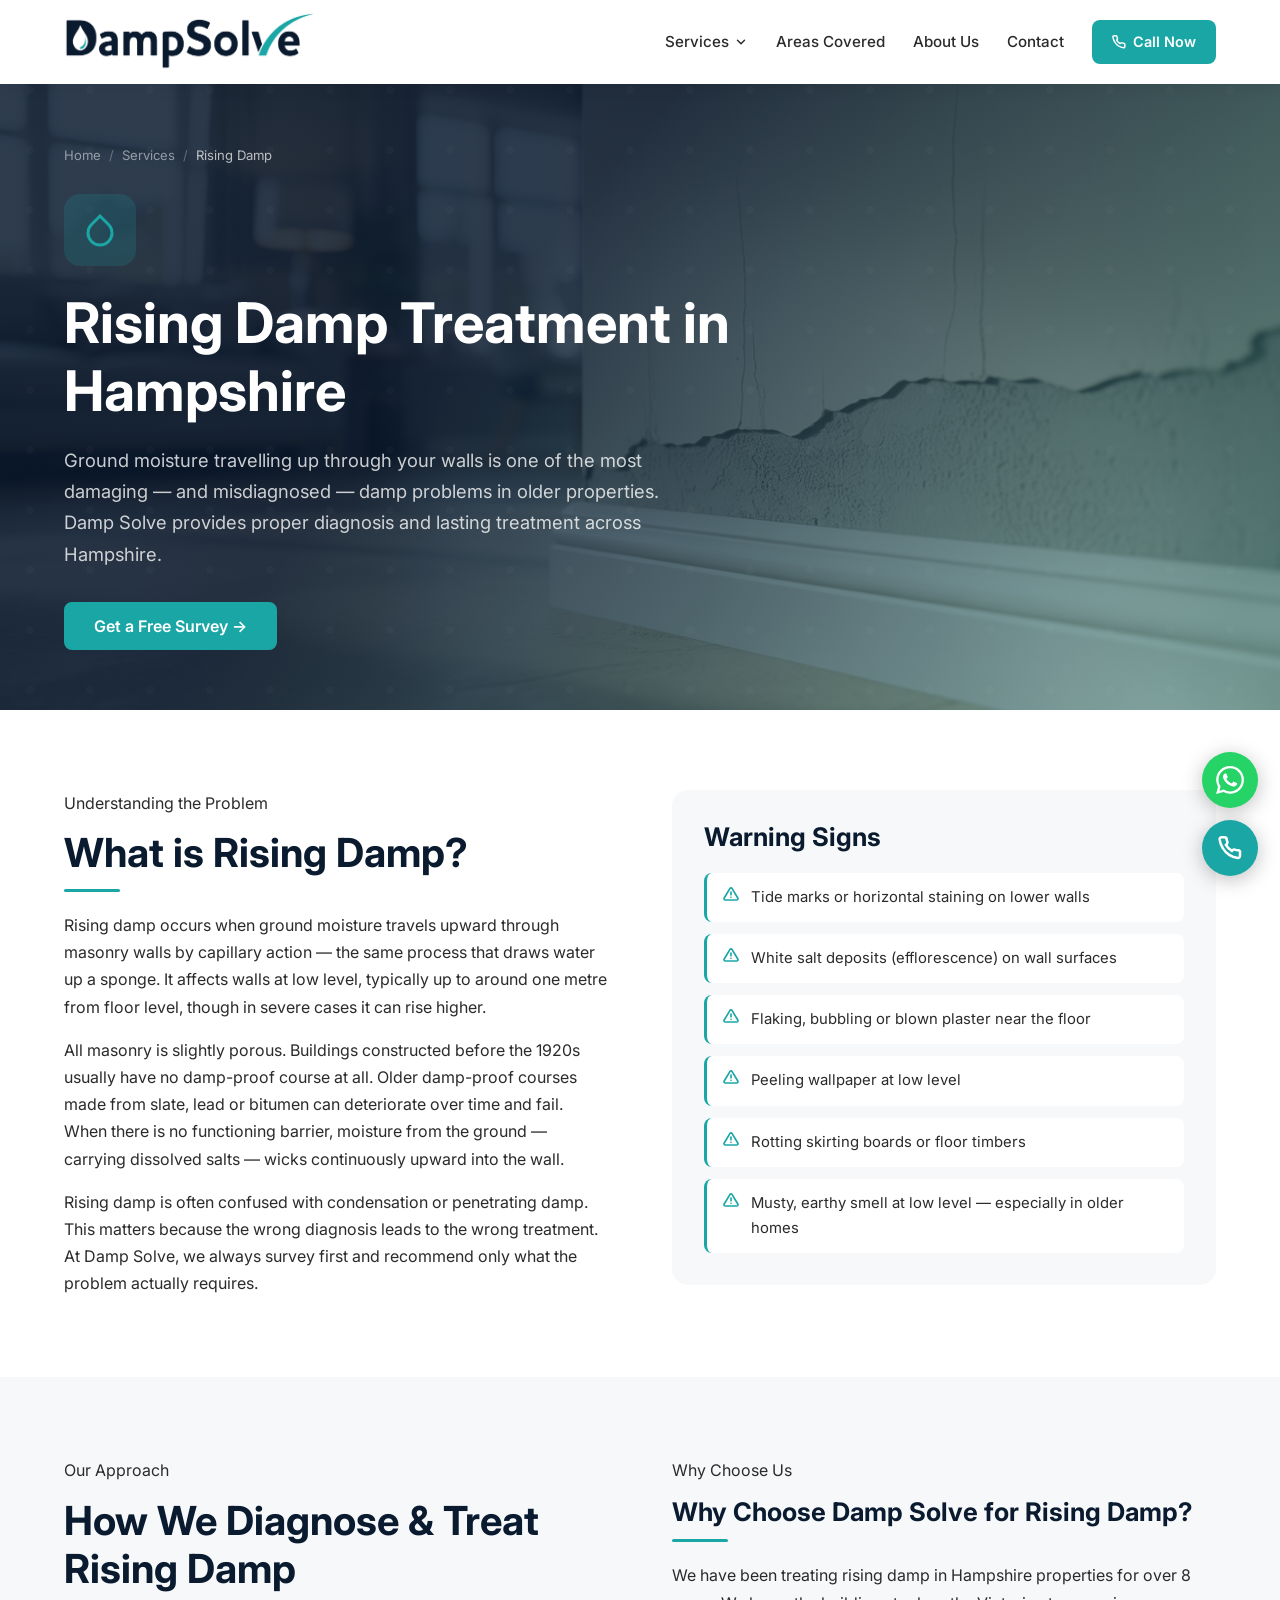
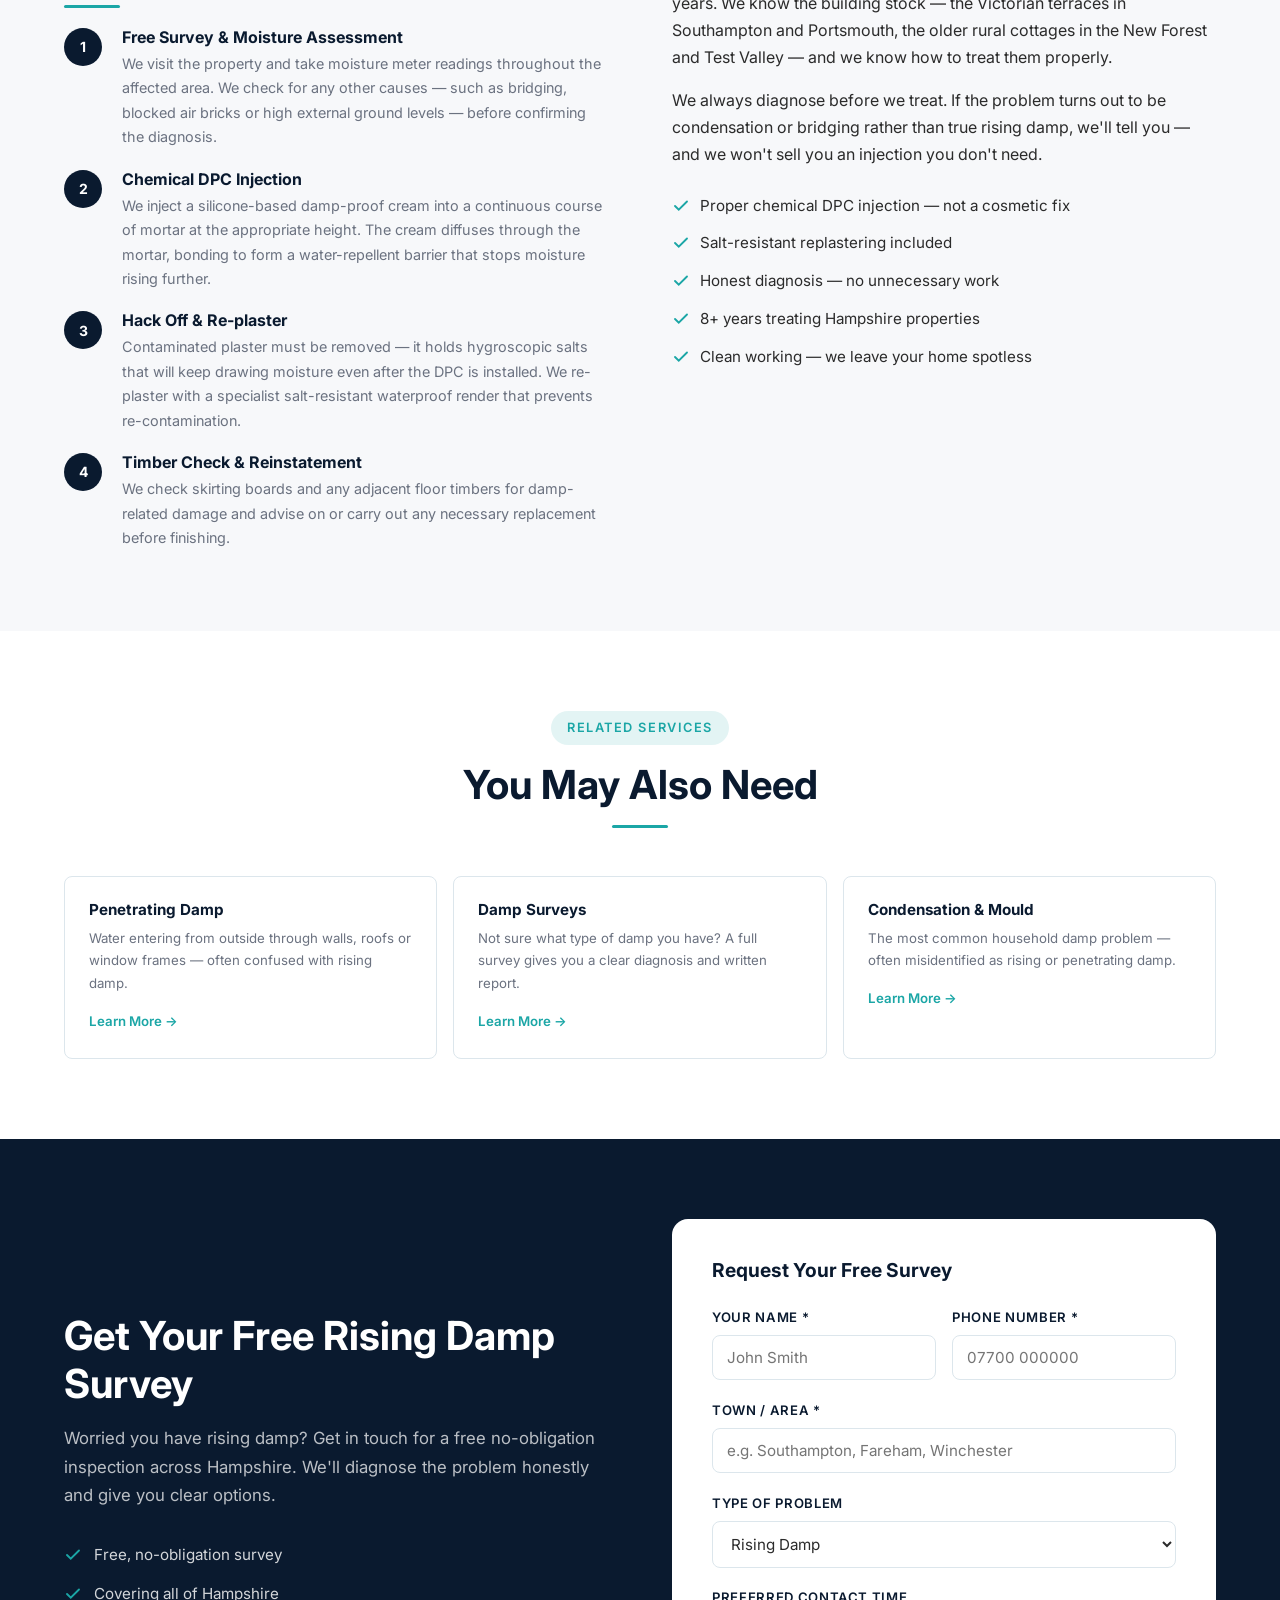
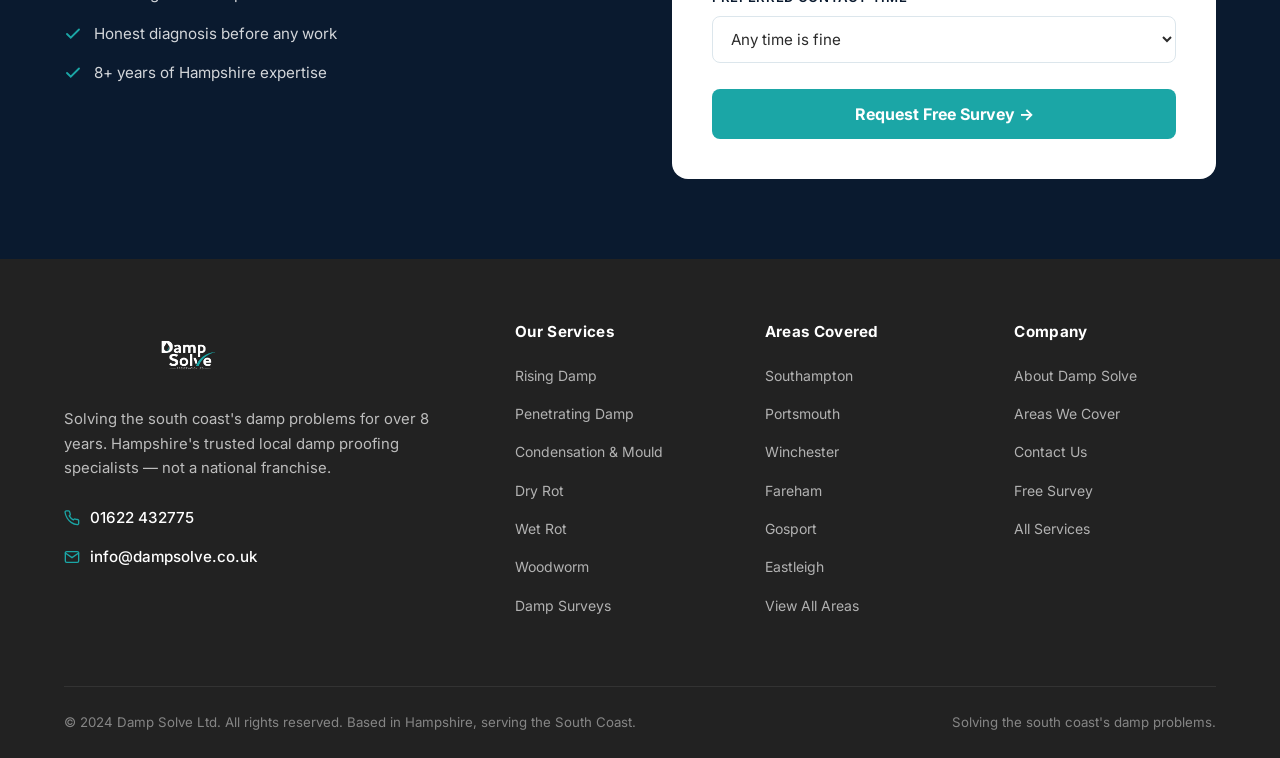
<file: services/rising-damp.html>
<!DOCTYPE html>
<html lang="en">
<head>
  <meta charset="UTF-8">
  <meta name="viewport" content="width=device-width, initial-scale=1.0">
  <title>Rising Damp Treatment Hampshire — Damp Solve</title>
  <meta name="description" content="Expert rising damp treatment across Hampshire. Damp Solve diagnoses and treats rising damp with damp-proof course injection. Free survey — call today.">
  <link rel="preconnect" href="https://fonts.googleapis.com">
  <link rel="preconnect" href="https://fonts.gstatic.com" crossorigin>
  <link href="https://fonts.googleapis.com/css2?family=Inter:wght@400;500;600;700;800&display=swap" rel="stylesheet">
  <link rel="stylesheet" href="../css/styles.css">
</head>
<body>

<nav class="nav" id="nav" role="navigation" aria-label="Main navigation">
  <div class="container">
    <div class="nav__inner">
      <a href="../index.html" class="nav__logo" aria-label="Damp Solve home"><img src="../assets/images/logo-16.png" alt="Damp Solve" style="height: 100%; width: auto;"></a>
      <div class="nav__links">
        <div class="nav__dropdown">
          <div class="nav__dropdown-toggle" role="button" aria-haspopup="true" aria-expanded="false" tabindex="0">Services<svg class="chevron" width="14" height="14" viewBox="0 0 24 24" fill="none" stroke="currentColor" stroke-width="2.5" stroke-linecap="round"><polyline points="6 9 12 15 18 9"/></svg></div>
          <div class="nav__dropdown-menu">
            <a href="rising-damp.html">Rising Damp</a>
            <a href="penetrating-damp.html">Penetrating Damp</a>
            <a href="condensation-mould.html">Condensation &amp; Mould</a>
            <a href="dry-rot.html">Dry Rot</a>
            <a href="wet-rot.html">Wet Rot</a>
            <a href="woodworm.html">Woodworm</a>
            <a href="damp-surveys.html">Damp Surveys</a>
          </div>
        </div>
        <a href="../areas.html" class="nav__link">Areas Covered</a>
        <a href="../about.html" class="nav__link">About Us</a>
        <a href="../contact.html" class="nav__link">Contact</a>
        <a href="tel:+441622432775" class="nav__cta"><svg width="14" height="14" viewBox="0 0 24 24" fill="none" stroke="currentColor" stroke-width="2.5" stroke-linecap="round"><path d="M22 16.92v3a2 2 0 0 1-2.18 2 19.79 19.79 0 0 1-8.63-3.07A19.5 19.5 0 0 1 4.69 12 19.79 19.79 0 0 1 1.61 3.41 2 2 0 0 1 3.6 1.26h3a2 2 0 0 1 2 1.72 12.84 12.84 0 0 0 .7 2.81 2 2 0 0 1-.45 2.11L7.91 8.91a16 16 0 0 0 6 6l.86-.87a2 2 0 0 1 2.11-.45 12.84 12.84 0 0 0 2.81.7A2 2 0 0 1 22 16.92z"/></svg>Call Now</a>
      </div>
      <button class="nav__hamburger" id="hamburger" aria-label="Open menu" aria-expanded="false" aria-controls="mobileMenu"><span></span><span></span><span></span></button>
    </div>
  </div>
  <div class="nav__mobile" id="mobileMenu" role="dialog" aria-label="Mobile menu">
    <div class="nav__mobile-services">
      <div class="nav__mobile-services-title">Our Services</div>
      <a href="rising-damp.html">Rising Damp</a>
      <a href="penetrating-damp.html">Penetrating Damp</a>
      <a href="condensation-mould.html">Condensation &amp; Mould</a>
      <a href="dry-rot.html">Dry Rot</a>
      <a href="wet-rot.html">Wet Rot</a>
      <a href="woodworm.html">Woodworm</a>
      <a href="damp-surveys.html">Damp Surveys</a>
    </div>
    <a href="../areas.html" class="nav__mobile-link">Areas Covered</a>
    <a href="../about.html" class="nav__mobile-link">About Us</a>
    <a href="../contact.html" class="nav__mobile-link">Contact</a>
    <div class="nav__mobile-cta"><a href="tel:+441622432775"><svg width="16" height="16" viewBox="0 0 24 24" fill="none" stroke="currentColor" stroke-width="2.5" stroke-linecap="round" style="vertical-align:middle;margin-right:6px"><path d="M22 16.92v3a2 2 0 0 1-2.18 2 19.79 19.79 0 0 1-8.63-3.07A19.5 19.5 0 0 1 4.69 12 19.79 19.79 0 0 1 1.61 3.41 2 2 0 0 1 3.6 1.26h3a2 2 0 0 1 2 1.72 12.84 12.84 0 0 0 .7 2.81 2 2 0 0 1-.45 2.11L7.91 8.91a16 16 0 0 0 6 6l.86-.87a2 2 0 0 1 2.11-.45 12.84 12.84 0 0 0 2.81.7A2 2 0 0 1 22 16.92z"/></svg>Call Now — Free Survey Available</a></div>
  </div>
</nav>

<!-- ══ HERO ════════════════════════════════════════════════════ -->
<section class="page-hero page-hero--rising-damp">
  <div class="container">
    <div class="page-hero__inner">
      <nav class="breadcrumb" aria-label="Breadcrumb">
        <a href="../index.html">Home</a><span>/</span>
        <a href="../services.html">Services</a><span>/</span>
        <span style="color:rgba(255,255,255,0.7)">Rising Damp</span>
      </nav>
      <div class="service-hero-icon">
        <svg width="36" height="36" viewBox="0 0 24 24" fill="none" stroke="currentColor" stroke-width="2" stroke-linecap="round"><path d="M12 2.69l5.66 5.66a8 8 0 1 1-11.31 0z"/></svg>
      </div>
      <h1>Rising Damp Treatment in Hampshire</h1>
      <p>Ground moisture travelling up through your walls is one of the most damaging — and misdiagnosed — damp problems in older properties. Damp Solve provides proper diagnosis and lasting treatment across Hampshire.</p>
      <div style="margin-top:2rem;">
        <a href="../contact.html" class="btn btn--primary">Get a Free Survey &rarr;</a>
      </div>
    </div>
  </div>
</section>

<!-- ══ WHAT IS IT ══════════════════════════════════════════════ -->
<section class="section">
  <div class="container">
    <div class="content-grid">
      <div class="animate-in">
        <span class="label">Understanding the Problem</span>
        <h2 style="margin-top:0.75rem;text-align:left;">What is Rising Damp?</h2>
        <div class="divider divider--left"></div>
        <p>Rising damp occurs when ground moisture travels upward through masonry walls by capillary action — the same process that draws water up a sponge. It affects walls at low level, typically up to around one metre from floor level, though in severe cases it can rise higher.</p>
        <p>All masonry is slightly porous. Buildings constructed before the 1920s usually have no damp-proof course at all. Older damp-proof courses made from slate, lead or bitumen can deteriorate over time and fail. When there is no functioning barrier, moisture from the ground — carrying dissolved salts — wicks continuously upward into the wall.</p>
        <p>Rising damp is often confused with condensation or penetrating damp. This matters because the wrong diagnosis leads to the wrong treatment. At Damp Solve, we always survey first and recommend only what the problem actually requires.</p>
      </div>
      <div class="animate-in delay-2">
        <div style="background:var(--light-grey);border-radius:var(--radius-lg);padding:2rem;">
          <h3 style="margin-bottom:1.25rem;">Warning Signs</h3>
          <ul class="warning-list">
            <li><svg class="warn-icon" width="16" height="16" viewBox="0 0 24 24" fill="none" stroke="currentColor" stroke-width="2.5" stroke-linecap="round"><path d="M10.29 3.86L1.82 18a2 2 0 0 0 1.71 3h16.94a2 2 0 0 0 1.71-3L13.71 3.86a2 2 0 0 0-3.42 0z"/><line x1="12" y1="9" x2="12" y2="13"/><line x1="12" y1="17" x2="12.01" y2="17"/></svg>Tide marks or horizontal staining on lower walls</li>
            <li><svg class="warn-icon" width="16" height="16" viewBox="0 0 24 24" fill="none" stroke="currentColor" stroke-width="2.5" stroke-linecap="round"><path d="M10.29 3.86L1.82 18a2 2 0 0 0 1.71 3h16.94a2 2 0 0 0 1.71-3L13.71 3.86a2 2 0 0 0-3.42 0z"/><line x1="12" y1="9" x2="12" y2="13"/><line x1="12" y1="17" x2="12.01" y2="17"/></svg>White salt deposits (efflorescence) on wall surfaces</li>
            <li><svg class="warn-icon" width="16" height="16" viewBox="0 0 24 24" fill="none" stroke="currentColor" stroke-width="2.5" stroke-linecap="round"><path d="M10.29 3.86L1.82 18a2 2 0 0 0 1.71 3h16.94a2 2 0 0 0 1.71-3L13.71 3.86a2 2 0 0 0-3.42 0z"/><line x1="12" y1="9" x2="12" y2="13"/><line x1="12" y1="17" x2="12.01" y2="17"/></svg>Flaking, bubbling or blown plaster near the floor</li>
            <li><svg class="warn-icon" width="16" height="16" viewBox="0 0 24 24" fill="none" stroke="currentColor" stroke-width="2.5" stroke-linecap="round"><path d="M10.29 3.86L1.82 18a2 2 0 0 0 1.71 3h16.94a2 2 0 0 0 1.71-3L13.71 3.86a2 2 0 0 0-3.42 0z"/><line x1="12" y1="9" x2="12" y2="13"/><line x1="12" y1="17" x2="12.01" y2="17"/></svg>Peeling wallpaper at low level</li>
            <li><svg class="warn-icon" width="16" height="16" viewBox="0 0 24 24" fill="none" stroke="currentColor" stroke-width="2.5" stroke-linecap="round"><path d="M10.29 3.86L1.82 18a2 2 0 0 0 1.71 3h16.94a2 2 0 0 0 1.71-3L13.71 3.86a2 2 0 0 0-3.42 0z"/><line x1="12" y1="9" x2="12" y2="13"/><line x1="12" y1="17" x2="12.01" y2="17"/></svg>Rotting skirting boards or floor timbers</li>
            <li><svg class="warn-icon" width="16" height="16" viewBox="0 0 24 24" fill="none" stroke="currentColor" stroke-width="2.5" stroke-linecap="round"><path d="M10.29 3.86L1.82 18a2 2 0 0 0 1.71 3h16.94a2 2 0 0 0 1.71-3L13.71 3.86a2 2 0 0 0-3.42 0z"/><line x1="12" y1="9" x2="12" y2="13"/><line x1="12" y1="17" x2="12.01" y2="17"/></svg>Musty, earthy smell at low level — especially in older homes</li>
          </ul>
        </div>
      </div>
    </div>
  </div>
</section>

<!-- ══ OUR PROCESS ════════════════════════════════════════════ -->
<section class="section section--grey">
  <div class="container">
    <div class="content-grid">
      <div class="animate-in">
        <span class="label">Our Approach</span>
        <h2 style="margin-top:0.75rem;text-align:left;">How We Diagnose &amp; Treat Rising Damp</h2>
        <div class="divider divider--left"></div>
        <div class="process-steps">
          <div class="process-step">
            <div class="step-num">1</div>
            <div class="step-content">
              <h4>Free Survey &amp; Moisture Assessment</h4>
              <p>We visit the property and take moisture meter readings throughout the affected area. We check for any other causes — such as bridging, blocked air bricks or high external ground levels — before confirming the diagnosis.</p>
            </div>
          </div>
          <div class="process-step">
            <div class="step-num">2</div>
            <div class="step-content">
              <h4>Chemical DPC Injection</h4>
              <p>We inject a silicone-based damp-proof cream into a continuous course of mortar at the appropriate height. The cream diffuses through the mortar, bonding to form a water-repellent barrier that stops moisture rising further.</p>
            </div>
          </div>
          <div class="process-step">
            <div class="step-num">3</div>
            <div class="step-content">
              <h4>Hack Off &amp; Re-plaster</h4>
              <p>Contaminated plaster must be removed — it holds hygroscopic salts that will keep drawing moisture even after the DPC is installed. We re-plaster with a specialist salt-resistant waterproof render that prevents re-contamination.</p>
            </div>
          </div>
          <div class="process-step">
            <div class="step-num">4</div>
            <div class="step-content">
              <h4>Timber Check &amp; Reinstatement</h4>
              <p>We check skirting boards and any adjacent floor timbers for damp-related damage and advise on or carry out any necessary replacement before finishing.</p>
            </div>
          </div>
        </div>
      </div>
      <div class="animate-in delay-2">
        <span class="label">Why Choose Us</span>
        <h3 style="margin-top:0.75rem;">Why Choose Damp Solve for Rising Damp?</h3>
        <div class="divider divider--left"></div>
        <p>We have been treating rising damp in Hampshire properties for over 8 years. We know the building stock — the Victorian terraces in Southampton and Portsmouth, the older rural cottages in the New Forest and Test Valley — and we know how to treat them properly.</p>
        <p>We always diagnose before we treat. If the problem turns out to be condensation or bridging rather than true rising damp, we'll tell you — and we won't sell you an injection you don't need.</p>
        <div style="margin-top:1.5rem;display:flex;flex-direction:column;gap:0.75rem;">
          <div style="display:flex;align-items:center;gap:10px;font-size:0.95rem;"><svg width="18" height="18" viewBox="0 0 24 24" fill="none" stroke="var(--amber)" stroke-width="2.5" stroke-linecap="round"><polyline points="20 6 9 17 4 12"/></svg>Proper chemical DPC injection — not a cosmetic fix</div>
          <div style="display:flex;align-items:center;gap:10px;font-size:0.95rem;"><svg width="18" height="18" viewBox="0 0 24 24" fill="none" stroke="var(--amber)" stroke-width="2.5" stroke-linecap="round"><polyline points="20 6 9 17 4 12"/></svg>Salt-resistant replastering included</div>
          <div style="display:flex;align-items:center;gap:10px;font-size:0.95rem;"><svg width="18" height="18" viewBox="0 0 24 24" fill="none" stroke="var(--amber)" stroke-width="2.5" stroke-linecap="round"><polyline points="20 6 9 17 4 12"/></svg>Honest diagnosis — no unnecessary work</div>
          <div style="display:flex;align-items:center;gap:10px;font-size:0.95rem;"><svg width="18" height="18" viewBox="0 0 24 24" fill="none" stroke="var(--amber)" stroke-width="2.5" stroke-linecap="round"><polyline points="20 6 9 17 4 12"/></svg>8+ years treating Hampshire properties</div>
          <div style="display:flex;align-items:center;gap:10px;font-size:0.95rem;"><svg width="18" height="18" viewBox="0 0 24 24" fill="none" stroke="var(--amber)" stroke-width="2.5" stroke-linecap="round"><polyline points="20 6 9 17 4 12"/></svg>Clean working — we leave your home spotless</div>
        </div>
      </div>
    </div>
  </div>
</section>

<!-- ══ RELATED SERVICES ════════════════════════════════════════ -->
<section class="section">
  <div class="container">
    <div class="section-header">
      <span class="label">Related Services</span>
      <h2>You May Also Need</h2>
      <div class="divider"></div>
    </div>
    <div class="related-grid">
      <a href="penetrating-damp.html" class="related-card animate-in">
        <h4>Penetrating Damp</h4>
        <p>Water entering from outside through walls, roofs or window frames — often confused with rising damp.</p>
        <span class="link">Learn More &rarr;</span>
      </a>
      <a href="damp-surveys.html" class="related-card animate-in delay-1">
        <h4>Damp Surveys</h4>
        <p>Not sure what type of damp you have? A full survey gives you a clear diagnosis and written report.</p>
        <span class="link">Learn More &rarr;</span>
      </a>
      <a href="condensation-mould.html" class="related-card animate-in delay-2">
        <h4>Condensation &amp; Mould</h4>
        <p>The most common household damp problem — often misidentified as rising or penetrating damp.</p>
        <span class="link">Learn More &rarr;</span>
      </a>
    </div>
  </div>
</section>

<!-- ══ LEAD FORM ═══════════════════════════════════════════════ -->
<section class="lead-form-section">
  <div class="container">
    <div class="lead-form__inner">
      <div class="lead-form__content animate-in">
        <h2>Get Your Free Rising Damp Survey</h2>
        <p>Worried you have rising damp? Get in touch for a free no-obligation inspection across Hampshire. We'll diagnose the problem honestly and give you clear options.</p>
        <div class="lead-form__perks">
          <div class="lead-form__perk"><svg width="18" height="18" viewBox="0 0 24 24" fill="none" stroke="currentColor" stroke-width="2.5" stroke-linecap="round"><polyline points="20 6 9 17 4 12"/></svg>Free, no-obligation survey</div>
          <div class="lead-form__perk"><svg width="18" height="18" viewBox="0 0 24 24" fill="none" stroke="currentColor" stroke-width="2.5" stroke-linecap="round"><polyline points="20 6 9 17 4 12"/></svg>Covering all of Hampshire</div>
          <div class="lead-form__perk"><svg width="18" height="18" viewBox="0 0 24 24" fill="none" stroke="currentColor" stroke-width="2.5" stroke-linecap="round"><polyline points="20 6 9 17 4 12"/></svg>Honest diagnosis before any work</div>
          <div class="lead-form__perk"><svg width="18" height="18" viewBox="0 0 24 24" fill="none" stroke="currentColor" stroke-width="2.5" stroke-linecap="round"><polyline points="20 6 9 17 4 12"/></svg>8+ years of Hampshire expertise</div>
        </div>
      </div>
      <div class="form-card animate-in delay-2">
        <h3>Request Your Free Survey</h3>
        <form action="#" method="post" data-form="survey" novalidate>
          <div class="form-row">
            <div class="form-group"><label for="s-name">Your Name *</label><input type="text" id="s-name" name="name" placeholder="John Smith" required></div>
            <div class="form-group"><label for="s-phone">Phone Number *</label><input type="tel" id="s-phone" name="phone" placeholder="07700 000000" required></div>
          </div>
          <div class="form-group"><label for="s-town">Town / Area *</label><input type="text" id="s-town" name="town" placeholder="e.g. Southampton, Fareham, Winchester" required></div>
          <div class="form-group">
            <label for="s-problem">Type of Problem</label>
            <select id="s-problem" name="problem">
              <option value="Rising Damp" selected>Rising Damp</option>
              <option>Penetrating Damp</option>
              <option>Condensation / Mould</option>
              <option>Dry Rot</option>
              <option>Wet Rot</option>
              <option>Woodworm</option>
              <option>Not Sure — Need a Survey</option>
            </select>
          </div>
          <div class="form-group"><label for="s-time">Preferred Contact Time</label><select id="s-time" name="contact_time"><option value="">Any time is fine</option><option>Morning (9am–12pm)</option><option>Afternoon (12pm–5pm)</option><option>Evening (5pm–7pm)</option></select></div>
          <button type="submit" class="form-submit">Request Free Survey &rarr;</button>
        </form>
      </div>
    </div>
  </div>
</section>

<!-- ══ FOOTER ══════════════════════════════════════════════════ -->
<footer class="footer" role="contentinfo">
  <div class="container">
    <div class="footer__grid">
      <div>
        <div class="footer__logo" style="background: none;">
          <img src="../assets/images/logo-08.png" alt="Damp Solve" style="height: 100%; width: 100%; object-fit: contain;">
        </div>
        <p class="footer__tagline">Solving the south coast's damp problems for over 8 years. Hampshire's trusted local damp proofing specialists — not a national franchise.</p>
        <a href="tel:+441622432775" class="footer__contact-link">
          <svg width="16" height="16" viewBox="0 0 24 24" fill="none" stroke="currentColor" stroke-width="2" stroke-linecap="round"><path d="M22 16.92v3a2 2 0 0 1-2.18 2 19.79 19.79 0 0 1-8.63-3.07A19.5 19.5 0 0 1 4.69 12 19.79 19.79 0 0 1 1.61 3.41 2 2 0 0 1 3.6 1.26h3a2 2 0 0 1 2 1.72 12.84 12.84 0 0 0 .7 2.81 2 2 0 0 1-.45 2.11L7.91 8.91a16 16 0 0 0 6 6l.86-.87a2 2 0 0 1 2.11-.45 12.84 12.84 0 0 0 2.81.7A2 2 0 0 1 22 16.92z"/></svg>
          01622 432775
        </a>
        <a href="mailto:info@dampsolve.co.uk" class="footer__contact-link">
          <svg width="16" height="16" viewBox="0 0 24 24" fill="none" stroke="currentColor" stroke-width="2" stroke-linecap="round"><path d="M4 4h16c1.1 0 2 .9 2 2v12c0 1.1-.9 2-2 2H4c-1.1 0-2-.9-2-2V6c0-1.1.9-2 2-2z"/><polyline points="22,6 12,13 2,6"/></svg>
          info@dampsolve.co.uk
        </a>
      </div>
      <div class="footer__col">
        <h4>Our Services</h4>
        <ul>
          <li><a href="rising-damp.html">Rising Damp</a></li>
          <li><a href="penetrating-damp.html">Penetrating Damp</a></li>
          <li><a href="condensation-mould.html">Condensation &amp; Mould</a></li>
          <li><a href="dry-rot.html">Dry Rot</a></li>
          <li><a href="wet-rot.html">Wet Rot</a></li>
          <li><a href="woodworm.html">Woodworm</a></li>
          <li><a href="damp-surveys.html">Damp Surveys</a></li>
        </ul>
      </div>
      <div class="footer__col">
        <h4>Areas Covered</h4>
        <ul>
          <li><a href="../areas.html">Southampton</a></li>
          <li><a href="../areas.html">Portsmouth</a></li>
          <li><a href="../areas.html">Winchester</a></li>
          <li><a href="../areas.html">Fareham</a></li>
          <li><a href="../areas.html">Gosport</a></li>
          <li><a href="../areas.html">Eastleigh</a></li>
          <li><a href="../areas.html">View All Areas</a></li>
        </ul>
      </div>
      <div class="footer__col">
        <h4>Company</h4>
        <ul>
          <li><a href="../about.html">About Damp Solve</a></li>
          <li><a href="../areas.html">Areas We Cover</a></li>
          <li><a href="../contact.html">Contact Us</a></li>
          <li><a href="../contact.html#survey">Free Survey</a></li>
          <li><a href="../services.html">All Services</a></li>
        </ul>
      </div>
    </div>
    <div class="footer__bottom">
      <p>&copy; 2024 Damp Solve Ltd. All rights reserved. Based in Hampshire, serving the South Coast.</p>
      <p>Solving the south coast's damp problems.</p>
    </div>
  </div>
</footer>

<!-- ══ FLOATING BUTTONS ════════════════════════════════════════ -->
<div class="floating-btns" role="complementary" aria-label="Quick contact">
  <a href="https://wa.me/441622432775" class="float-btn float-btn--whatsapp" target="_blank" rel="noopener" aria-label="Contact us on WhatsApp">
    <svg width="28" height="28" viewBox="0 0 24 24" fill="white"><path d="M17.472 14.382c-.297-.149-1.758-.867-2.03-.967-.273-.099-.471-.148-.67.15-.197.297-.767.966-.94 1.164-.173.199-.347.223-.644.075-.297-.15-1.255-.463-2.39-1.475-.883-.788-1.48-1.761-1.653-2.059-.173-.297-.018-.458.13-.606.134-.133.298-.347.446-.52.149-.174.198-.298.298-.497.099-.198.05-.371-.025-.52-.075-.149-.669-1.612-.916-2.207-.242-.579-.487-.5-.669-.51-.173-.008-.371-.01-.57-.01-.198 0-.52.074-.792.372-.272.297-1.04 1.016-1.04 2.479 0 1.462 1.065 2.875 1.213 3.074.149.198 2.096 3.2 5.077 4.487.709.306 1.262.489 1.694.625.712.227 1.36.195 1.871.118.571-.085 1.758-.719 2.006-1.413.248-.694.248-1.289.173-1.413-.074-.124-.272-.198-.57-.347m-5.421 7.403h-.004a9.87 9.87 0 0 1-5.031-1.378l-.361-.214-3.741.982.998-3.648-.235-.374a9.86 9.86 0 0 1-1.51-5.26c.001-5.45 4.436-9.884 9.888-9.884 2.64 0 5.122 1.03 6.988 2.898a9.825 9.825 0 0 1 2.893 6.994c-.003 5.45-4.437 9.884-9.885 9.884m8.413-18.297A11.815 11.815 0 0 0 12.05 0C5.495 0 .16 5.335.157 11.892c0 2.096.547 4.142 1.588 5.945L.057 24l6.305-1.654a11.882 11.882 0 0 0 5.683 1.448h.005c6.554 0 11.89-5.335 11.893-11.893a11.821 11.821 0 0 0-3.48-8.413Z"/></svg>
  </a>
  <a href="tel:+441622432775" class="float-btn float-btn--phone" aria-label="Call Damp Solve now">
    <svg width="24" height="24" viewBox="0 0 24 24" fill="none" stroke="white" stroke-width="2.5" stroke-linecap="round"><path d="M22 16.92v3a2 2 0 0 1-2.18 2 19.79 19.79 0 0 1-8.63-3.07A19.5 19.5 0 0 1 4.69 12 19.79 19.79 0 0 1 1.61 3.41 2 2 0 0 1 3.6 1.26h3a2 2 0 0 1 2 1.72 12.84 12.84 0 0 0 .7 2.81 2 2 0 0 1-.45 2.11L7.91 8.91a16 16 0 0 0 6 6l.86-.87a2 2 0 0 1 2.11-.45 12.84 12.84 0 0 0 2.81.7A2 2 0 0 1 22 16.92z"/></svg>
  </a>
</div>

<script src="../js/main.js"></script>
</body>
</html>
</file>
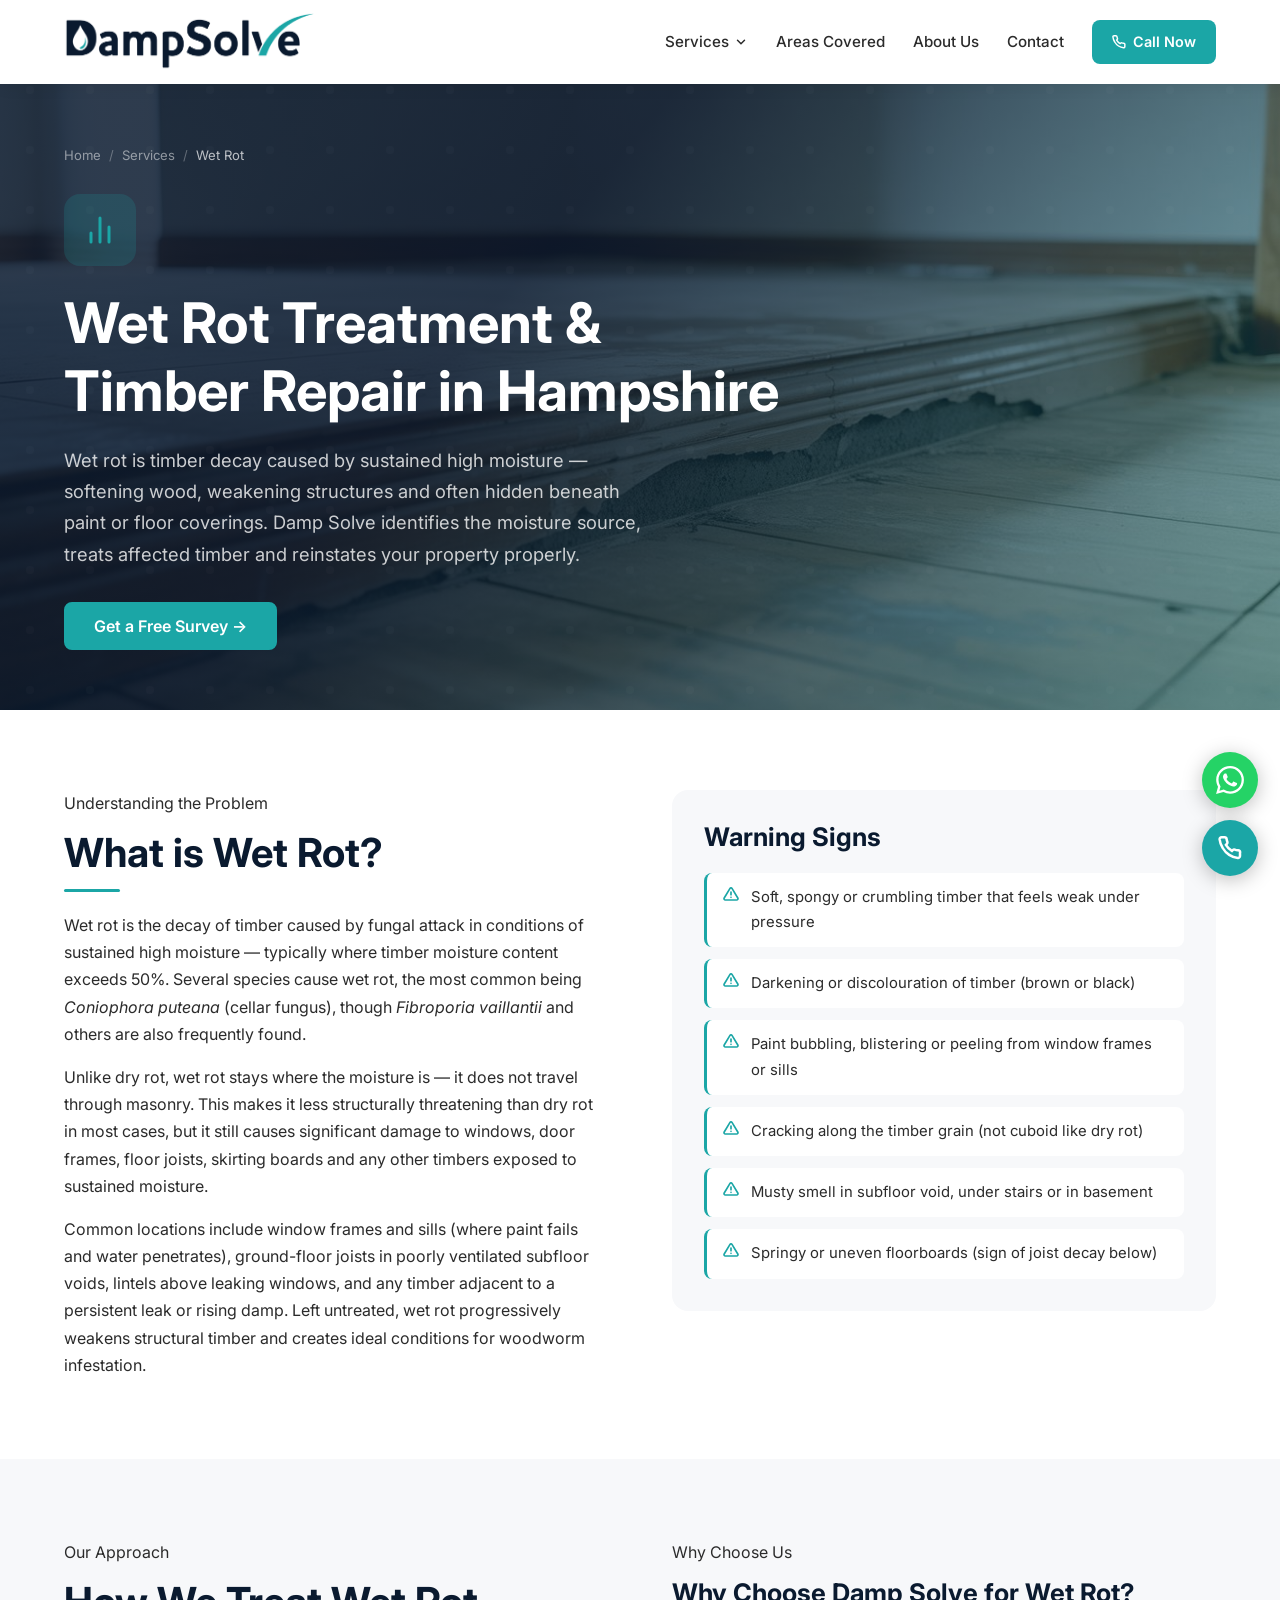
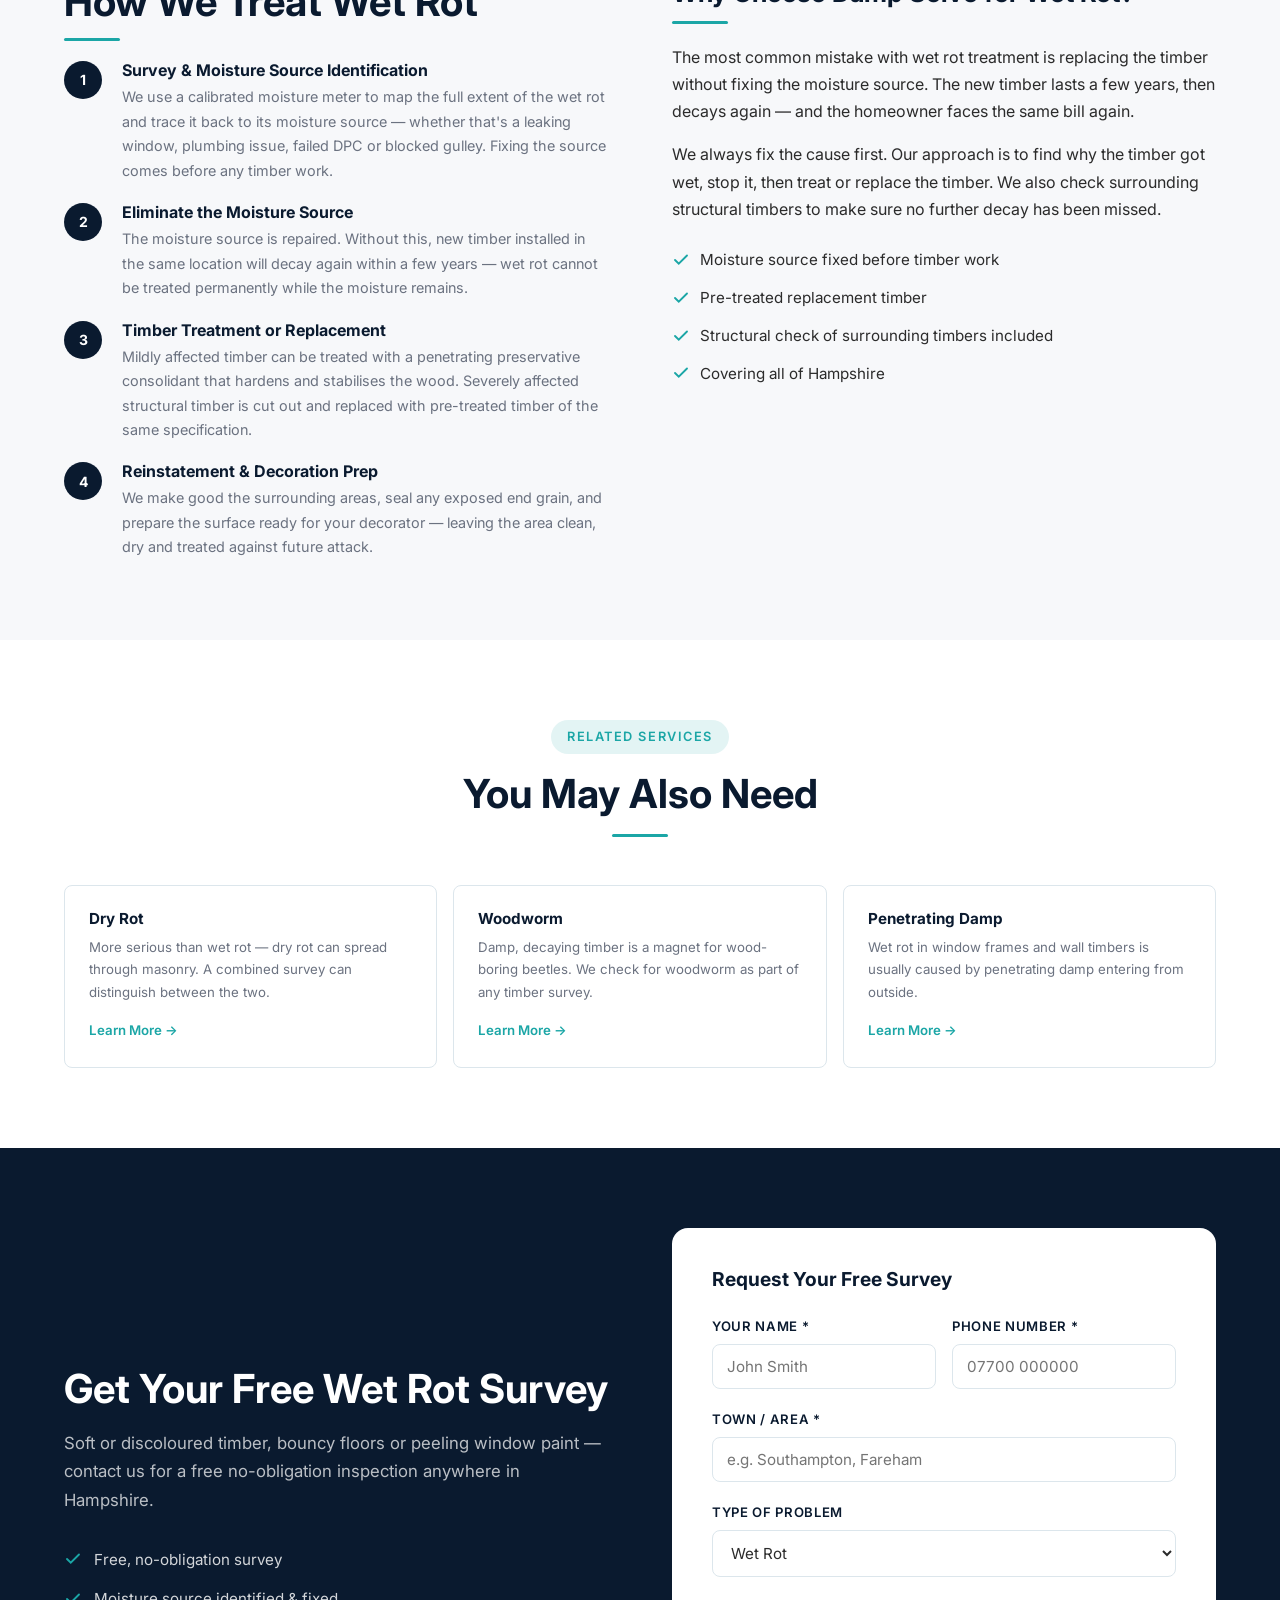
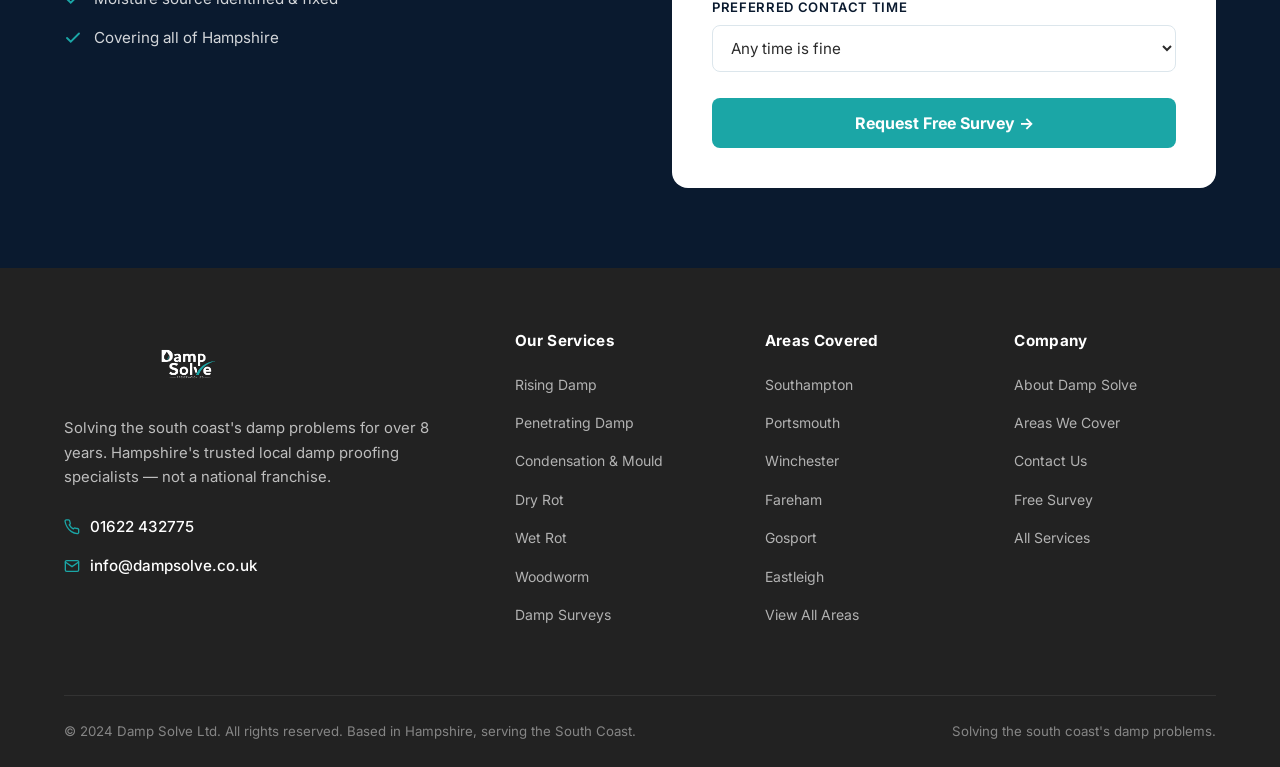
<file: services/wet-rot.html>
<!DOCTYPE html>
<html lang="en">
<head>
  <meta charset="UTF-8">
  <meta name="viewport" content="width=device-width, initial-scale=1.0">
  <title>Wet Rot Treatment Hampshire — Damp Solve</title>
  <meta name="description" content="Expert wet rot diagnosis and timber treatment across Hampshire. Damp Solve eliminates the moisture source and repairs affected timber. Free survey available.">
  <link rel="preconnect" href="https://fonts.googleapis.com">
  <link rel="preconnect" href="https://fonts.gstatic.com" crossorigin>
  <link href="https://fonts.googleapis.com/css2?family=Inter:wght@400;500;600;700;800&display=swap" rel="stylesheet">
  <link rel="stylesheet" href="../css/styles.css">
</head>
<body>
<nav class="nav" id="nav" role="navigation" aria-label="Main navigation">
  <div class="container">
    <div class="nav__inner">
      <a href="../index.html" class="nav__logo" aria-label="Damp Solve home"><img src="../assets/images/logo-16.png" alt="Damp Solve" style="height: 100%; width: auto;"></a>
      <div class="nav__links">
        <div class="nav__dropdown">
          <div class="nav__dropdown-toggle" role="button" aria-haspopup="true" aria-expanded="false" tabindex="0">Services<svg class="chevron" width="14" height="14" viewBox="0 0 24 24" fill="none" stroke="currentColor" stroke-width="2.5" stroke-linecap="round"><polyline points="6 9 12 15 18 9"/></svg></div>
          <div class="nav__dropdown-menu">
            <a href="rising-damp.html">Rising Damp</a>
            <a href="penetrating-damp.html">Penetrating Damp</a>
            <a href="condensation-mould.html">Condensation &amp; Mould</a>
            <a href="dry-rot.html">Dry Rot</a>
            <a href="wet-rot.html">Wet Rot</a>
            <a href="woodworm.html">Woodworm</a>
            <a href="damp-surveys.html">Damp Surveys</a>
          </div>
        </div>
        <a href="../areas.html" class="nav__link">Areas Covered</a>
        <a href="../about.html" class="nav__link">About Us</a>
        <a href="../contact.html" class="nav__link">Contact</a>
        <a href="tel:+441622432775" class="nav__cta"><svg width="14" height="14" viewBox="0 0 24 24" fill="none" stroke="currentColor" stroke-width="2.5" stroke-linecap="round"><path d="M22 16.92v3a2 2 0 0 1-2.18 2 19.79 19.79 0 0 1-8.63-3.07A19.5 19.5 0 0 1 4.69 12 19.79 19.79 0 0 1 1.61 3.41 2 2 0 0 1 3.6 1.26h3a2 2 0 0 1 2 1.72 12.84 12.84 0 0 0 .7 2.81 2 2 0 0 1-.45 2.11L7.91 8.91a16 16 0 0 0 6 6l.86-.87a2 2 0 0 1 2.11-.45 12.84 12.84 0 0 0 2.81.7A2 2 0 0 1 22 16.92z"/></svg>Call Now</a>
      </div>
      <button class="nav__hamburger" id="hamburger" aria-label="Open menu" aria-expanded="false" aria-controls="mobileMenu"><span></span><span></span><span></span></button>
    </div>
  </div>
  <div class="nav__mobile" id="mobileMenu" role="dialog" aria-label="Mobile menu">
    <div class="nav__mobile-services">
      <div class="nav__mobile-services-title">Our Services</div>
      <a href="rising-damp.html">Rising Damp</a>
      <a href="penetrating-damp.html">Penetrating Damp</a>
      <a href="condensation-mould.html">Condensation &amp; Mould</a>
      <a href="dry-rot.html">Dry Rot</a>
      <a href="wet-rot.html">Wet Rot</a>
      <a href="woodworm.html">Woodworm</a>
      <a href="damp-surveys.html">Damp Surveys</a>
    </div>
    <a href="../areas.html" class="nav__mobile-link">Areas Covered</a>
    <a href="../about.html" class="nav__mobile-link">About Us</a>
    <a href="../contact.html" class="nav__mobile-link">Contact</a>
    <div class="nav__mobile-cta"><a href="tel:+441622432775"><svg width="16" height="16" viewBox="0 0 24 24" fill="none" stroke="currentColor" stroke-width="2.5" stroke-linecap="round" style="vertical-align:middle;margin-right:6px"><path d="M22 16.92v3a2 2 0 0 1-2.18 2 19.79 19.79 0 0 1-8.63-3.07A19.5 19.5 0 0 1 4.69 12 19.79 19.79 0 0 1 1.61 3.41 2 2 0 0 1 3.6 1.26h3a2 2 0 0 1 2 1.72 12.84 12.84 0 0 0 .7 2.81 2 2 0 0 1-.45 2.11L7.91 8.91a16 16 0 0 0 6 6l.86-.87a2 2 0 0 1 2.11-.45 12.84 12.84 0 0 0 2.81.7A2 2 0 0 1 22 16.92z"/></svg>Call Now — Free Survey Available</a></div>
  </div>
</nav>

<section class="page-hero page-hero--wet-rot">
  <div class="container"><div class="page-hero__inner">
    <nav class="breadcrumb" aria-label="Breadcrumb"><a href="../index.html">Home</a><span>/</span><a href="../services.html">Services</a><span>/</span><span style="color:rgba(255,255,255,0.7)">Wet Rot</span></nav>
    <div class="service-hero-icon"><svg width="36" height="36" viewBox="0 0 24 24" fill="none" stroke="currentColor" stroke-width="2" stroke-linecap="round"><path d="M18 20V10"/><path d="M12 20V4"/><path d="M6 20v-6"/></svg></div>
    <h1>Wet Rot Treatment &amp; Timber Repair in Hampshire</h1>
    <p>Wet rot is timber decay caused by sustained high moisture — softening wood, weakening structures and often hidden beneath paint or floor coverings. Damp Solve identifies the moisture source, treats affected timber and reinstates your property properly.</p>
    <div style="margin-top:2rem;"><a href="../contact.html" class="btn btn--primary">Get a Free Survey &rarr;</a></div>
  </div></div>
</section>

<section class="section">
  <div class="container"><div class="content-grid">
    <div class="animate-in">
      <span class="label">Understanding the Problem</span>
      <h2 style="margin-top:0.75rem;text-align:left;">What is Wet Rot?</h2>
      <div class="divider divider--left"></div>
      <p>Wet rot is the decay of timber caused by fungal attack in conditions of sustained high moisture — typically where timber moisture content exceeds 50%. Several species cause wet rot, the most common being <em>Coniophora puteana</em> (cellar fungus), though <em>Fibroporia vaillantii</em> and others are also frequently found.</p>
      <p>Unlike dry rot, wet rot stays where the moisture is — it does not travel through masonry. This makes it less structurally threatening than dry rot in most cases, but it still causes significant damage to windows, door frames, floor joists, skirting boards and any other timbers exposed to sustained moisture.</p>
      <p>Common locations include window frames and sills (where paint fails and water penetrates), ground-floor joists in poorly ventilated subfloor voids, lintels above leaking windows, and any timber adjacent to a persistent leak or rising damp. Left untreated, wet rot progressively weakens structural timber and creates ideal conditions for woodworm infestation.</p>
    </div>
    <div class="animate-in delay-2">
      <div style="background:var(--light-grey);border-radius:var(--radius-lg);padding:2rem;">
        <h3 style="margin-bottom:1.25rem;">Warning Signs</h3>
        <ul class="warning-list">
          <li><svg class="warn-icon" width="16" height="16" viewBox="0 0 24 24" fill="none" stroke="currentColor" stroke-width="2.5" stroke-linecap="round"><path d="M10.29 3.86L1.82 18a2 2 0 0 0 1.71 3h16.94a2 2 0 0 0 1.71-3L13.71 3.86a2 2 0 0 0-3.42 0z"/><line x1="12" y1="9" x2="12" y2="13"/><line x1="12" y1="17" x2="12.01" y2="17"/></svg>Soft, spongy or crumbling timber that feels weak under pressure</li>
          <li><svg class="warn-icon" width="16" height="16" viewBox="0 0 24 24" fill="none" stroke="currentColor" stroke-width="2.5" stroke-linecap="round"><path d="M10.29 3.86L1.82 18a2 2 0 0 0 1.71 3h16.94a2 2 0 0 0 1.71-3L13.71 3.86a2 2 0 0 0-3.42 0z"/><line x1="12" y1="9" x2="12" y2="13"/><line x1="12" y1="17" x2="12.01" y2="17"/></svg>Darkening or discolouration of timber (brown or black)</li>
          <li><svg class="warn-icon" width="16" height="16" viewBox="0 0 24 24" fill="none" stroke="currentColor" stroke-width="2.5" stroke-linecap="round"><path d="M10.29 3.86L1.82 18a2 2 0 0 0 1.71 3h16.94a2 2 0 0 0 1.71-3L13.71 3.86a2 2 0 0 0-3.42 0z"/><line x1="12" y1="9" x2="12" y2="13"/><line x1="12" y1="17" x2="12.01" y2="17"/></svg>Paint bubbling, blistering or peeling from window frames or sills</li>
          <li><svg class="warn-icon" width="16" height="16" viewBox="0 0 24 24" fill="none" stroke="currentColor" stroke-width="2.5" stroke-linecap="round"><path d="M10.29 3.86L1.82 18a2 2 0 0 0 1.71 3h16.94a2 2 0 0 0 1.71-3L13.71 3.86a2 2 0 0 0-3.42 0z"/><line x1="12" y1="9" x2="12" y2="13"/><line x1="12" y1="17" x2="12.01" y2="17"/></svg>Cracking along the timber grain (not cuboid like dry rot)</li>
          <li><svg class="warn-icon" width="16" height="16" viewBox="0 0 24 24" fill="none" stroke="currentColor" stroke-width="2.5" stroke-linecap="round"><path d="M10.29 3.86L1.82 18a2 2 0 0 0 1.71 3h16.94a2 2 0 0 0 1.71-3L13.71 3.86a2 2 0 0 0-3.42 0z"/><line x1="12" y1="9" x2="12" y2="13"/><line x1="12" y1="17" x2="12.01" y2="17"/></svg>Musty smell in subfloor void, under stairs or in basement</li>
          <li><svg class="warn-icon" width="16" height="16" viewBox="0 0 24 24" fill="none" stroke="currentColor" stroke-width="2.5" stroke-linecap="round"><path d="M10.29 3.86L1.82 18a2 2 0 0 0 1.71 3h16.94a2 2 0 0 0 1.71-3L13.71 3.86a2 2 0 0 0-3.42 0z"/><line x1="12" y1="9" x2="12" y2="13"/><line x1="12" y1="17" x2="12.01" y2="17"/></svg>Springy or uneven floorboards (sign of joist decay below)</li>
        </ul>
      </div>
    </div>
  </div></div>
</section>

<section class="section section--grey">
  <div class="container"><div class="content-grid">
    <div class="animate-in">
      <span class="label">Our Approach</span>
      <h2 style="margin-top:0.75rem;text-align:left;">How We Treat Wet Rot</h2>
      <div class="divider divider--left"></div>
      <div class="process-steps">
        <div class="process-step"><div class="step-num">1</div><div class="step-content"><h4>Survey &amp; Moisture Source Identification</h4><p>We use a calibrated moisture meter to map the full extent of the wet rot and trace it back to its moisture source — whether that's a leaking window, plumbing issue, failed DPC or blocked gulley. Fixing the source comes before any timber work.</p></div></div>
        <div class="process-step"><div class="step-num">2</div><div class="step-content"><h4>Eliminate the Moisture Source</h4><p>The moisture source is repaired. Without this, new timber installed in the same location will decay again within a few years — wet rot cannot be treated permanently while the moisture remains.</p></div></div>
        <div class="process-step"><div class="step-num">3</div><div class="step-content"><h4>Timber Treatment or Replacement</h4><p>Mildly affected timber can be treated with a penetrating preservative consolidant that hardens and stabilises the wood. Severely affected structural timber is cut out and replaced with pre-treated timber of the same specification.</p></div></div>
        <div class="process-step"><div class="step-num">4</div><div class="step-content"><h4>Reinstatement &amp; Decoration Prep</h4><p>We make good the surrounding areas, seal any exposed end grain, and prepare the surface ready for your decorator — leaving the area clean, dry and treated against future attack.</p></div></div>
      </div>
    </div>
    <div class="animate-in delay-2">
      <span class="label">Why Choose Us</span>
      <h3 style="margin-top:0.75rem;">Why Choose Damp Solve for Wet Rot?</h3>
      <div class="divider divider--left"></div>
      <p>The most common mistake with wet rot treatment is replacing the timber without fixing the moisture source. The new timber lasts a few years, then decays again — and the homeowner faces the same bill again.</p>
      <p>We always fix the cause first. Our approach is to find why the timber got wet, stop it, then treat or replace the timber. We also check surrounding structural timbers to make sure no further decay has been missed.</p>
      <div style="margin-top:1.5rem;display:flex;flex-direction:column;gap:0.75rem;">
        <div style="display:flex;align-items:center;gap:10px;font-size:0.95rem;"><svg width="18" height="18" viewBox="0 0 24 24" fill="none" stroke="var(--amber)" stroke-width="2.5" stroke-linecap="round"><polyline points="20 6 9 17 4 12"/></svg>Moisture source fixed before timber work</div>
        <div style="display:flex;align-items:center;gap:10px;font-size:0.95rem;"><svg width="18" height="18" viewBox="0 0 24 24" fill="none" stroke="var(--amber)" stroke-width="2.5" stroke-linecap="round"><polyline points="20 6 9 17 4 12"/></svg>Pre-treated replacement timber</div>
        <div style="display:flex;align-items:center;gap:10px;font-size:0.95rem;"><svg width="18" height="18" viewBox="0 0 24 24" fill="none" stroke="var(--amber)" stroke-width="2.5" stroke-linecap="round"><polyline points="20 6 9 17 4 12"/></svg>Structural check of surrounding timbers included</div>
        <div style="display:flex;align-items:center;gap:10px;font-size:0.95rem;"><svg width="18" height="18" viewBox="0 0 24 24" fill="none" stroke="var(--amber)" stroke-width="2.5" stroke-linecap="round"><polyline points="20 6 9 17 4 12"/></svg>Covering all of Hampshire</div>
      </div>
    </div>
  </div></div>
</section>

<section class="section">
  <div class="container">
    <div class="section-header"><span class="label">Related Services</span><h2>You May Also Need</h2><div class="divider"></div></div>
    <div class="related-grid">
      <a href="dry-rot.html" class="related-card animate-in"><h4>Dry Rot</h4><p>More serious than wet rot — dry rot can spread through masonry. A combined survey can distinguish between the two.</p><span class="link">Learn More &rarr;</span></a>
      <a href="woodworm.html" class="related-card animate-in delay-1"><h4>Woodworm</h4><p>Damp, decaying timber is a magnet for wood-boring beetles. We check for woodworm as part of any timber survey.</p><span class="link">Learn More &rarr;</span></a>
      <a href="penetrating-damp.html" class="related-card animate-in delay-2"><h4>Penetrating Damp</h4><p>Wet rot in window frames and wall timbers is usually caused by penetrating damp entering from outside.</p><span class="link">Learn More &rarr;</span></a>
    </div>
  </div>
</section>

<section class="lead-form-section"><div class="container"><div class="lead-form__inner"><div class="lead-form__content animate-in"><h2>Get Your Free Wet Rot Survey</h2><p>Soft or discoloured timber, bouncy floors or peeling window paint — contact us for a free no-obligation inspection anywhere in Hampshire.</p><div class="lead-form__perks"><div class="lead-form__perk"><svg width="18" height="18" viewBox="0 0 24 24" fill="none" stroke="currentColor" stroke-width="2.5" stroke-linecap="round"><polyline points="20 6 9 17 4 12"/></svg>Free, no-obligation survey</div><div class="lead-form__perk"><svg width="18" height="18" viewBox="0 0 24 24" fill="none" stroke="currentColor" stroke-width="2.5" stroke-linecap="round"><polyline points="20 6 9 17 4 12"/></svg>Moisture source identified &amp; fixed</div><div class="lead-form__perk"><svg width="18" height="18" viewBox="0 0 24 24" fill="none" stroke="currentColor" stroke-width="2.5" stroke-linecap="round"><polyline points="20 6 9 17 4 12"/></svg>Covering all of Hampshire</div></div></div><div class="form-card animate-in delay-2"><h3>Request Your Free Survey</h3><form action="#" method="post" data-form="survey" novalidate><div class="form-row"><div class="form-group"><label for="s-name">Your Name *</label><input type="text" id="s-name" name="name" placeholder="John Smith" required></div><div class="form-group"><label for="s-phone">Phone Number *</label><input type="tel" id="s-phone" name="phone" placeholder="07700 000000" required></div></div><div class="form-group"><label for="s-town">Town / Area *</label><input type="text" id="s-town" name="town" placeholder="e.g. Southampton, Fareham" required></div><div class="form-group"><label for="s-problem">Type of Problem</label><select id="s-problem" name="problem"><option value="Wet Rot" selected>Wet Rot</option><option>Dry Rot</option><option>Woodworm</option><option>Rising Damp</option><option>Not Sure — Need a Survey</option></select></div><div class="form-group"><label for="s-time">Preferred Contact Time</label><select id="s-time" name="contact_time"><option value="">Any time is fine</option><option>Morning (9am–12pm)</option><option>Afternoon (12pm–5pm)</option><option>Evening (5pm–7pm)</option></select></div><button type="submit" class="form-submit">Request Free Survey &rarr;</button></form></div></div></div></section><script src="../js/main.js"></script>
<footer class="footer" role="contentinfo">
  <div class="container">
    <div class="footer__grid">
      <div>
        <div class="footer__logo" style="background: none;">
          <img src="../assets/images/logo-08.png" alt="Damp Solve" style="height: 100%; width: 100%; object-fit: contain;">
        </div>
        <p class="footer__tagline">Solving the south coast's damp problems for over 8 years. Hampshire's trusted local damp proofing specialists — not a national franchise.</p>
        <a href="tel:+441622432775" class="footer__contact-link">
          <svg width="16" height="16" viewBox="0 0 24 24" fill="none" stroke="currentColor" stroke-width="2" stroke-linecap="round"><path d="M22 16.92v3a2 2 0 0 1-2.18 2 19.79 19.79 0 0 1-8.63-3.07A19.5 19.5 0 0 1 4.69 12 19.79 19.79 0 0 1 1.61 3.41 2 2 0 0 1 3.6 1.26h3a2 2 0 0 1 2 1.72 12.84 12.84 0 0 0 .7 2.81 2 2 0 0 1-.45 2.11L7.91 8.91a16 16 0 0 0 6 6l.86-.87a2 2 0 0 1 2.11-.45 12.84 12.84 0 0 0 2.81.7A2 2 0 0 1 22 16.92z"/></svg>
          01622 432775
        </a>
        <a href="mailto:info@dampsolve.co.uk" class="footer__contact-link">
          <svg width="16" height="16" viewBox="0 0 24 24" fill="none" stroke="currentColor" stroke-width="2" stroke-linecap="round"><path d="M4 4h16c1.1 0 2 .9 2 2v12c0 1.1-.9 2-2 2H4c-1.1 0-2-.9-2-2V6c0-1.1.9-2 2-2z"/><polyline points="22,6 12,13 2,6"/></svg>
          info@dampsolve.co.uk
        </a>
      </div>
      <div class="footer__col">
        <h4>Our Services</h4>
        <ul>
          <li><a href="rising-damp.html">Rising Damp</a></li>
          <li><a href="penetrating-damp.html">Penetrating Damp</a></li>
          <li><a href="condensation-mould.html">Condensation &amp; Mould</a></li>
          <li><a href="dry-rot.html">Dry Rot</a></li>
          <li><a href="wet-rot.html">Wet Rot</a></li>
          <li><a href="woodworm.html">Woodworm</a></li>
          <li><a href="damp-surveys.html">Damp Surveys</a></li>
        </ul>
      </div>
      <div class="footer__col">
        <h4>Areas Covered</h4>
        <ul>
          <li><a href="../areas.html">Southampton</a></li>
          <li><a href="../areas.html">Portsmouth</a></li>
          <li><a href="../areas.html">Winchester</a></li>
          <li><a href="../areas.html">Fareham</a></li>
          <li><a href="../areas.html">Gosport</a></li>
          <li><a href="../areas.html">Eastleigh</a></li>
          <li><a href="../areas.html">View All Areas</a></li>
        </ul>
      </div>
      <div class="footer__col">
        <h4>Company</h4>
        <ul>
          <li><a href="../about.html">About Damp Solve</a></li>
          <li><a href="../areas.html">Areas We Cover</a></li>
          <li><a href="../contact.html">Contact Us</a></li>
          <li><a href="../contact.html#survey">Free Survey</a></li>
          <li><a href="../services.html">All Services</a></li>
        </ul>
      </div>
    </div>
    <div class="footer__bottom">
      <p>&copy; 2024 Damp Solve Ltd. All rights reserved. Based in Hampshire, serving the South Coast.</p>
      <p>Solving the south coast's damp problems.</p>
    </div>
  </div>
</footer>

<!-- ══ FLOATING BUTTONS ════════════════════════════════════════ -->
<div class="floating-btns" role="complementary" aria-label="Quick contact">
  <a href="https://wa.me/441622432775" class="float-btn float-btn--whatsapp" target="_blank" rel="noopener" aria-label="Contact us on WhatsApp">
    <svg width="28" height="28" viewBox="0 0 24 24" fill="white"><path d="M17.472 14.382c-.297-.149-1.758-.867-2.03-.967-.273-.099-.471-.148-.67.15-.197.297-.767.966-.94 1.164-.173.199-.347.223-.644.075-.297-.15-1.255-.463-2.39-1.475-.883-.788-1.48-1.761-1.653-2.059-.173-.297-.018-.458.13-.606.134-.133.298-.347.446-.52.149-.174.198-.298.298-.497.099-.198.05-.371-.025-.52-.075-.149-.669-1.612-.916-2.207-.242-.579-.487-.5-.669-.51-.173-.008-.371-.01-.57-.01-.198 0-.52.074-.792.372-.272.297-1.04 1.016-1.04 2.479 0 1.462 1.065 2.875 1.213 3.074.149.198 2.096 3.2 5.077 4.487.709.306 1.262.489 1.694.625.712.227 1.36.195 1.871.118.571-.085 1.758-.719 2.006-1.413.248-.694.248-1.289.173-1.413-.074-.124-.272-.198-.57-.347m-5.421 7.403h-.004a9.87 9.87 0 0 1-5.031-1.378l-.361-.214-3.741.982.998-3.648-.235-.374a9.86 9.86 0 0 1-1.51-5.26c.001-5.45 4.436-9.884 9.888-9.884 2.64 0 5.122 1.03 6.988 2.898a9.825 9.825 0 0 1 2.893 6.994c-.003 5.45-4.437 9.884-9.885 9.884m8.413-18.297A11.815 11.815 0 0 0 12.05 0C5.495 0 .16 5.335.157 11.892c0 2.096.547 4.142 1.588 5.945L.057 24l6.305-1.654a11.882 11.882 0 0 0 5.683 1.448h.005c6.554 0 11.89-5.335 11.893-11.893a11.821 11.821 0 0 0-3.48-8.413Z"/></svg>
  </a>
  <a href="tel:+441622432775" class="float-btn float-btn--phone" aria-label="Call Damp Solve now">
    <svg width="24" height="24" viewBox="0 0 24 24" fill="none" stroke="white" stroke-width="2.5" stroke-linecap="round"><path d="M22 16.92v3a2 2 0 0 1-2.18 2 19.79 19.79 0 0 1-8.63-3.07A19.5 19.5 0 0 1 4.69 12 19.79 19.79 0 0 1 1.61 3.41 2 2 0 0 1 3.6 1.26h3a2 2 0 0 1 2 1.72 12.84 12.84 0 0 0 .7 2.81 2 2 0 0 1-.45 2.11L7.91 8.91a16 16 0 0 0 6 6l.86-.87a2 2 0 0 1 2.11-.45 12.84 12.84 0 0 0 2.81.7A2 2 0 0 1 22 16.92z"/></svg>
  </a>
</div>

</body>
</html>
</file>
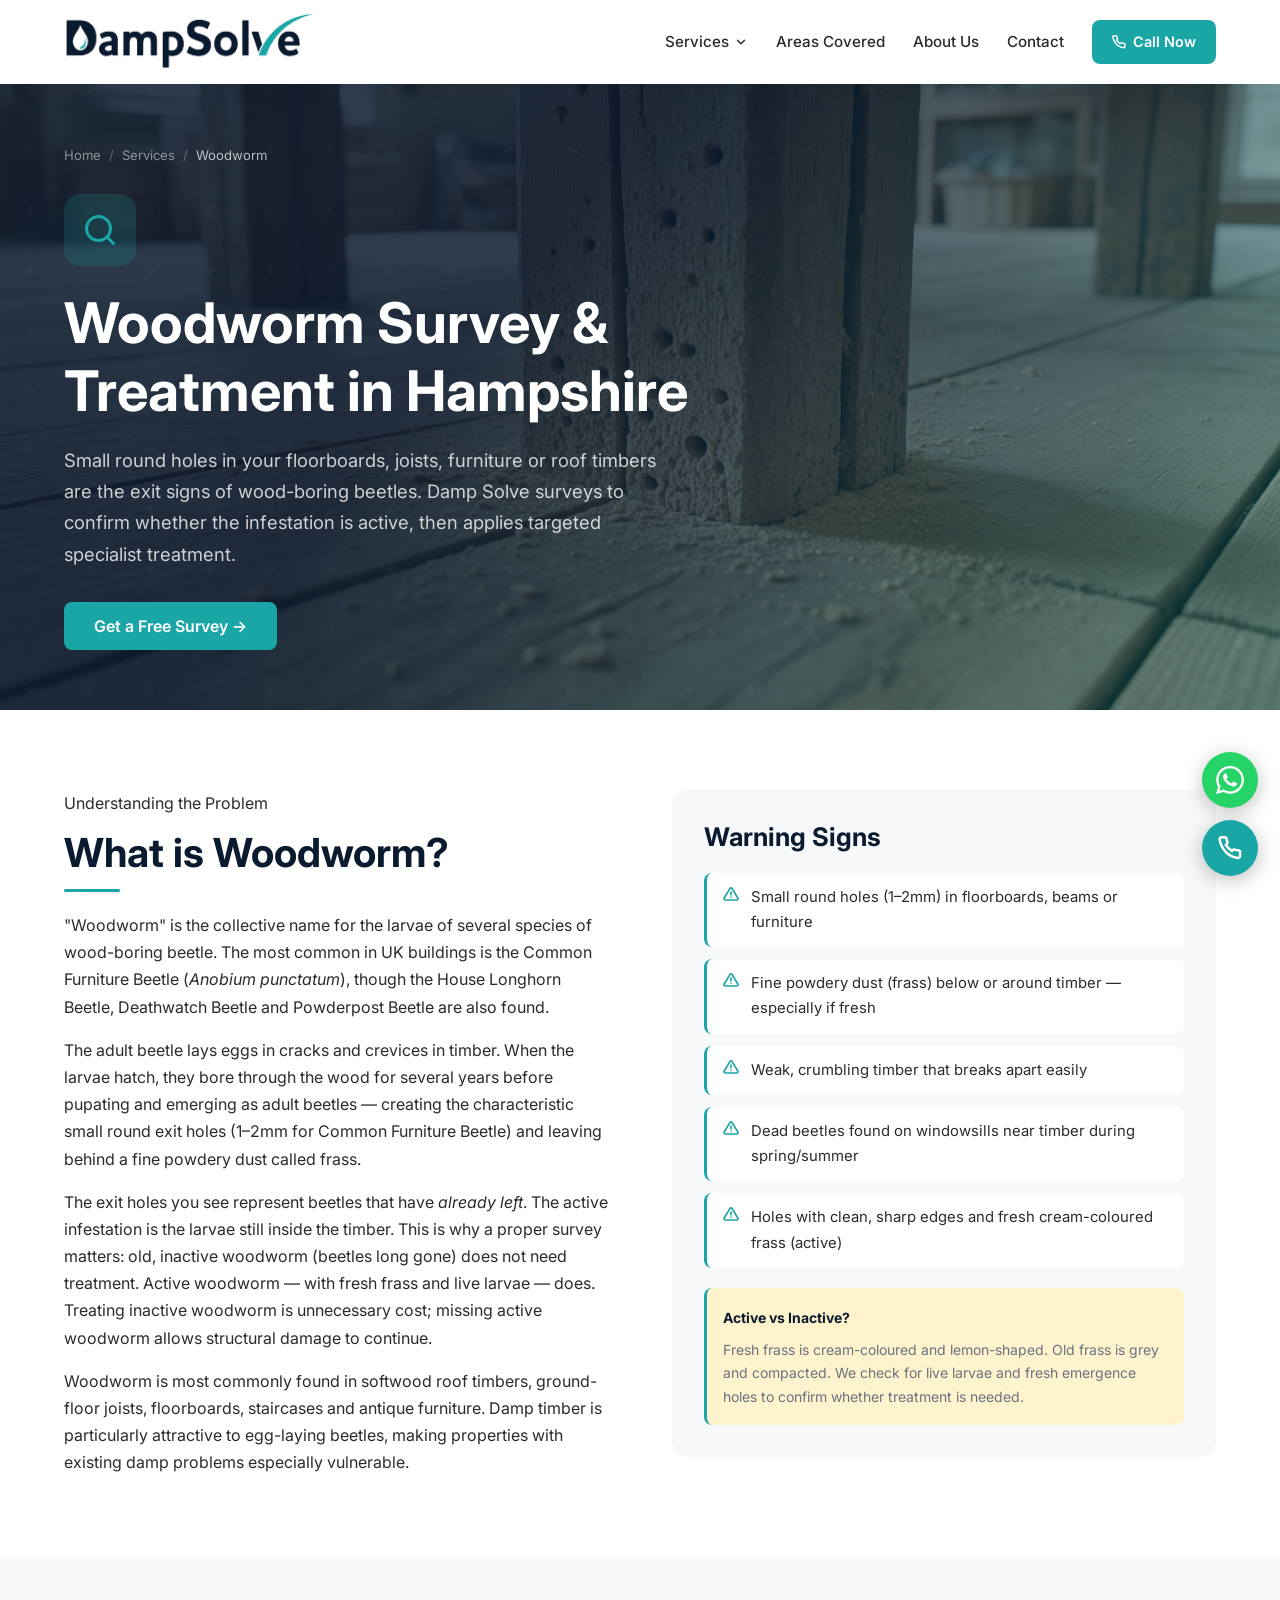
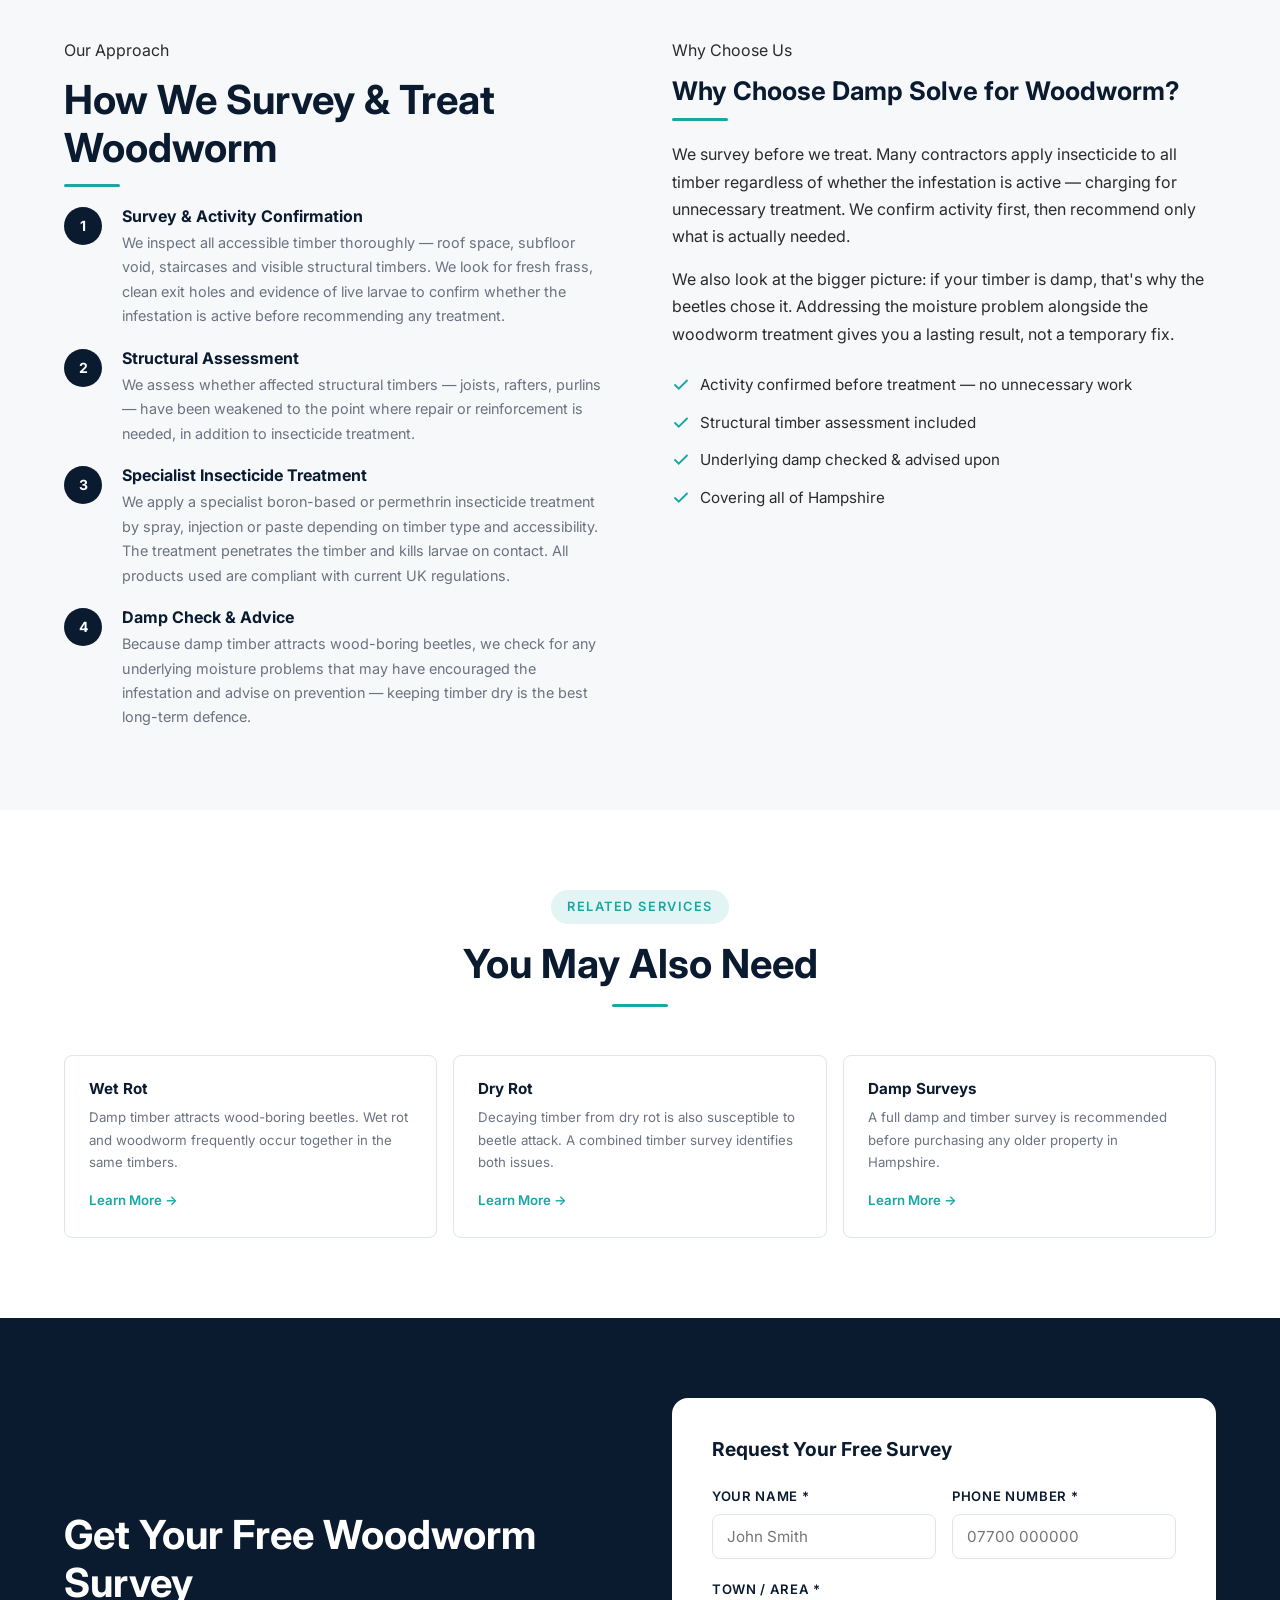
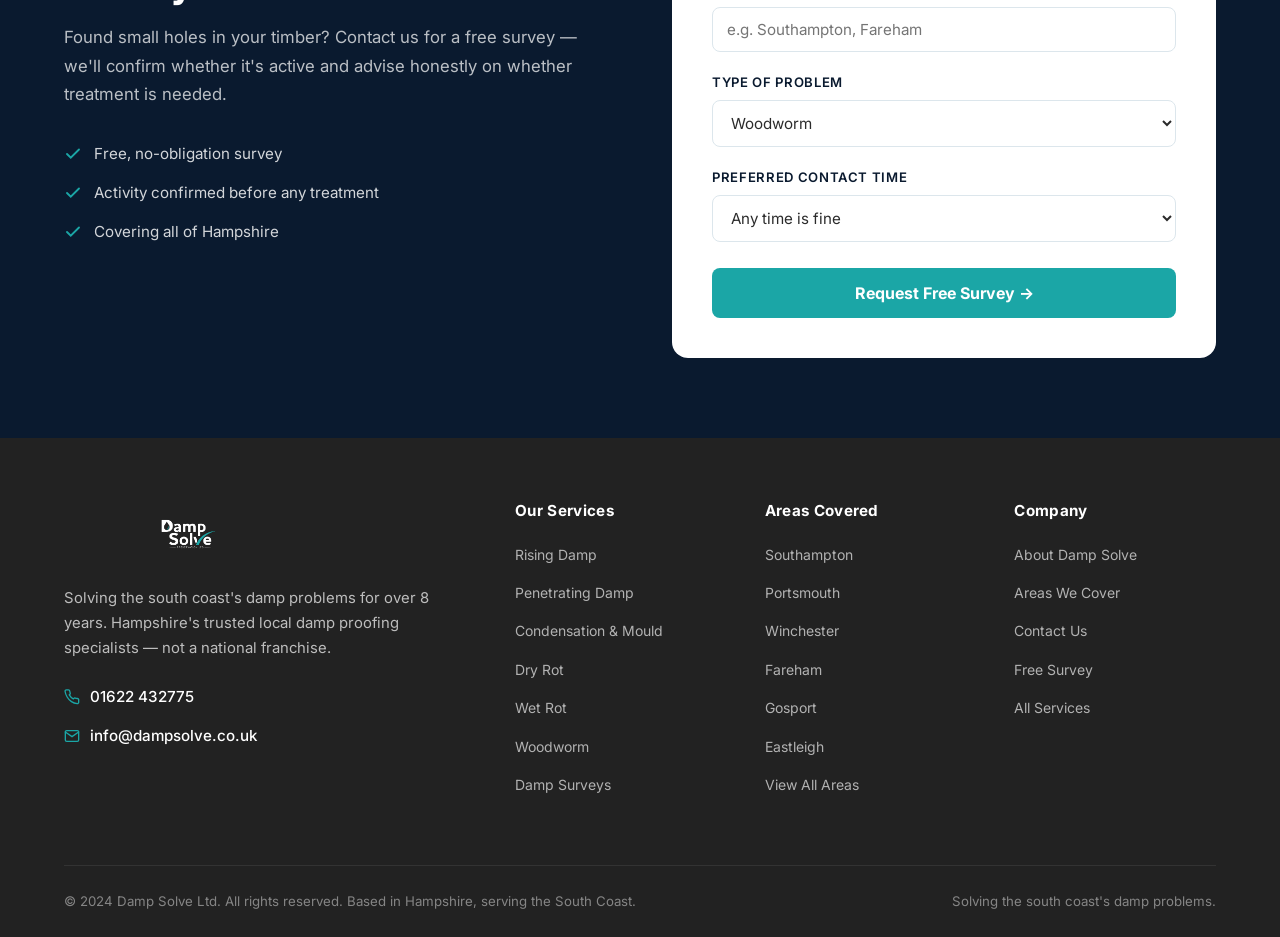
<file: services/woodworm.html>
<!DOCTYPE html>
<html lang="en">
<head>
  <meta charset="UTF-8">
  <meta name="viewport" content="width=device-width, initial-scale=1.0">
  <title>Woodworm Treatment Hampshire — Damp Solve</title>
  <meta name="description" content="Expert woodworm survey and treatment across Hampshire. Damp Solve confirms active infestation and applies specialist treatment. Free survey available.">
  <link rel="preconnect" href="https://fonts.googleapis.com">
  <link rel="preconnect" href="https://fonts.gstatic.com" crossorigin>
  <link href="https://fonts.googleapis.com/css2?family=Inter:wght@400;500;600;700;800&display=swap" rel="stylesheet">
  <link rel="stylesheet" href="../css/styles.css">
</head>
<body>
<nav class="nav" id="nav" role="navigation" aria-label="Main navigation">
  <div class="container">
    <div class="nav__inner">
      <a href="../index.html" class="nav__logo" aria-label="Damp Solve home"><img src="../assets/images/logo-16.png" alt="Damp Solve" style="height: 100%; width: auto;"></a>
      <div class="nav__links">
        <div class="nav__dropdown">
          <div class="nav__dropdown-toggle" role="button" aria-haspopup="true" aria-expanded="false" tabindex="0">Services<svg class="chevron" width="14" height="14" viewBox="0 0 24 24" fill="none" stroke="currentColor" stroke-width="2.5" stroke-linecap="round"><polyline points="6 9 12 15 18 9"/></svg></div>
          <div class="nav__dropdown-menu">
            <a href="rising-damp.html">Rising Damp</a>
            <a href="penetrating-damp.html">Penetrating Damp</a>
            <a href="condensation-mould.html">Condensation &amp; Mould</a>
            <a href="dry-rot.html">Dry Rot</a>
            <a href="wet-rot.html">Wet Rot</a>
            <a href="woodworm.html">Woodworm</a>
            <a href="damp-surveys.html">Damp Surveys</a>
          </div>
        </div>
        <a href="../areas.html" class="nav__link">Areas Covered</a>
        <a href="../about.html" class="nav__link">About Us</a>
        <a href="../contact.html" class="nav__link">Contact</a>
        <a href="tel:+441622432775" class="nav__cta"><svg width="14" height="14" viewBox="0 0 24 24" fill="none" stroke="currentColor" stroke-width="2.5" stroke-linecap="round"><path d="M22 16.92v3a2 2 0 0 1-2.18 2 19.79 19.79 0 0 1-8.63-3.07A19.5 19.5 0 0 1 4.69 12 19.79 19.79 0 0 1 1.61 3.41 2 2 0 0 1 3.6 1.26h3a2 2 0 0 1 2 1.72 12.84 12.84 0 0 0 .7 2.81 2 2 0 0 1-.45 2.11L7.91 8.91a16 16 0 0 0 6 6l.86-.87a2 2 0 0 1 2.11-.45 12.84 12.84 0 0 0 2.81.7A2 2 0 0 1 22 16.92z"/></svg>Call Now</a>
      </div>
      <button class="nav__hamburger" id="hamburger" aria-label="Open menu" aria-expanded="false" aria-controls="mobileMenu"><span></span><span></span><span></span></button>
    </div>
  </div>
  <div class="nav__mobile" id="mobileMenu" role="dialog" aria-label="Mobile menu">
    <div class="nav__mobile-services">
      <div class="nav__mobile-services-title">Our Services</div>
      <a href="rising-damp.html">Rising Damp</a>
      <a href="penetrating-damp.html">Penetrating Damp</a>
      <a href="condensation-mould.html">Condensation &amp; Mould</a>
      <a href="dry-rot.html">Dry Rot</a>
      <a href="wet-rot.html">Wet Rot</a>
      <a href="woodworm.html">Woodworm</a>
      <a href="damp-surveys.html">Damp Surveys</a>
    </div>
    <a href="../areas.html" class="nav__mobile-link">Areas Covered</a>
    <a href="../about.html" class="nav__mobile-link">About Us</a>
    <a href="../contact.html" class="nav__mobile-link">Contact</a>
    <div class="nav__mobile-cta"><a href="tel:+441622432775"><svg width="16" height="16" viewBox="0 0 24 24" fill="none" stroke="currentColor" stroke-width="2.5" stroke-linecap="round" style="vertical-align:middle;margin-right:6px"><path d="M22 16.92v3a2 2 0 0 1-2.18 2 19.79 19.79 0 0 1-8.63-3.07A19.5 19.5 0 0 1 4.69 12 19.79 19.79 0 0 1 1.61 3.41 2 2 0 0 1 3.6 1.26h3a2 2 0 0 1 2 1.72 12.84 12.84 0 0 0 .7 2.81 2 2 0 0 1-.45 2.11L7.91 8.91a16 16 0 0 0 6 6l.86-.87a2 2 0 0 1 2.11-.45 12.84 12.84 0 0 0 2.81.7A2 2 0 0 1 22 16.92z"/></svg>Call Now — Free Survey Available</a></div>
  </div>
</nav>

<section class="page-hero page-hero--woodworm">
  <div class="container"><div class="page-hero__inner">
    <nav class="breadcrumb" aria-label="Breadcrumb"><a href="../index.html">Home</a><span>/</span><a href="../services.html">Services</a><span>/</span><span style="color:rgba(255,255,255,0.7)">Woodworm</span></nav>
    <div class="service-hero-icon"><svg width="36" height="36" viewBox="0 0 24 24" fill="none" stroke="currentColor" stroke-width="2" stroke-linecap="round"><circle cx="11" cy="11" r="8"/><line x1="21" y1="21" x2="16.65" y2="16.65"/></svg></div>
    <h1>Woodworm Survey &amp; Treatment in Hampshire</h1>
    <p>Small round holes in your floorboards, joists, furniture or roof timbers are the exit signs of wood-boring beetles. Damp Solve surveys to confirm whether the infestation is active, then applies targeted specialist treatment.</p>
    <div style="margin-top:2rem;"><a href="../contact.html" class="btn btn--primary">Get a Free Survey &rarr;</a></div>
  </div></div>
</section>

<section class="section">
  <div class="container"><div class="content-grid">
    <div class="animate-in">
      <span class="label">Understanding the Problem</span>
      <h2 style="margin-top:0.75rem;text-align:left;">What is Woodworm?</h2>
      <div class="divider divider--left"></div>
      <p>"Woodworm" is the collective name for the larvae of several species of wood-boring beetle. The most common in UK buildings is the Common Furniture Beetle (<em>Anobium punctatum</em>), though the House Longhorn Beetle, Deathwatch Beetle and Powderpost Beetle are also found.</p>
      <p>The adult beetle lays eggs in cracks and crevices in timber. When the larvae hatch, they bore through the wood for several years before pupating and emerging as adult beetles — creating the characteristic small round exit holes (1–2mm for Common Furniture Beetle) and leaving behind a fine powdery dust called frass.</p>
      <p>The exit holes you see represent beetles that have <em>already left</em>. The active infestation is the larvae still inside the timber. This is why a proper survey matters: old, inactive woodworm (beetles long gone) does not need treatment. Active woodworm — with fresh frass and live larvae — does. Treating inactive woodworm is unnecessary cost; missing active woodworm allows structural damage to continue.</p>
      <p>Woodworm is most commonly found in softwood roof timbers, ground-floor joists, floorboards, staircases and antique furniture. Damp timber is particularly attractive to egg-laying beetles, making properties with existing damp problems especially vulnerable.</p>
    </div>
    <div class="animate-in delay-2">
      <div style="background:var(--light-grey);border-radius:var(--radius-lg);padding:2rem;">
        <h3 style="margin-bottom:1.25rem;">Warning Signs</h3>
        <ul class="warning-list">
          <li><svg class="warn-icon" width="16" height="16" viewBox="0 0 24 24" fill="none" stroke="currentColor" stroke-width="2.5" stroke-linecap="round"><path d="M10.29 3.86L1.82 18a2 2 0 0 0 1.71 3h16.94a2 2 0 0 0 1.71-3L13.71 3.86a2 2 0 0 0-3.42 0z"/><line x1="12" y1="9" x2="12" y2="13"/><line x1="12" y1="17" x2="12.01" y2="17"/></svg>Small round holes (1–2mm) in floorboards, beams or furniture</li>
          <li><svg class="warn-icon" width="16" height="16" viewBox="0 0 24 24" fill="none" stroke="currentColor" stroke-width="2.5" stroke-linecap="round"><path d="M10.29 3.86L1.82 18a2 2 0 0 0 1.71 3h16.94a2 2 0 0 0 1.71-3L13.71 3.86a2 2 0 0 0-3.42 0z"/><line x1="12" y1="9" x2="12" y2="13"/><line x1="12" y1="17" x2="12.01" y2="17"/></svg>Fine powdery dust (frass) below or around timber — especially if fresh</li>
          <li><svg class="warn-icon" width="16" height="16" viewBox="0 0 24 24" fill="none" stroke="currentColor" stroke-width="2.5" stroke-linecap="round"><path d="M10.29 3.86L1.82 18a2 2 0 0 0 1.71 3h16.94a2 2 0 0 0 1.71-3L13.71 3.86a2 2 0 0 0-3.42 0z"/><line x1="12" y1="9" x2="12" y2="13"/><line x1="12" y1="17" x2="12.01" y2="17"/></svg>Weak, crumbling timber that breaks apart easily</li>
          <li><svg class="warn-icon" width="16" height="16" viewBox="0 0 24 24" fill="none" stroke="currentColor" stroke-width="2.5" stroke-linecap="round"><path d="M10.29 3.86L1.82 18a2 2 0 0 0 1.71 3h16.94a2 2 0 0 0 1.71-3L13.71 3.86a2 2 0 0 0-3.42 0z"/><line x1="12" y1="9" x2="12" y2="13"/><line x1="12" y1="17" x2="12.01" y2="17"/></svg>Dead beetles found on windowsills near timber during spring/summer</li>
          <li><svg class="warn-icon" width="16" height="16" viewBox="0 0 24 24" fill="none" stroke="currentColor" stroke-width="2.5" stroke-linecap="round"><path d="M10.29 3.86L1.82 18a2 2 0 0 0 1.71 3h16.94a2 2 0 0 0 1.71-3L13.71 3.86a2 2 0 0 0-3.42 0z"/><line x1="12" y1="9" x2="12" y2="13"/><line x1="12" y1="17" x2="12.01" y2="17"/></svg>Holes with clean, sharp edges and fresh cream-coloured frass (active)</li>
        </ul>
        <div style="margin-top:1.25rem;padding:1rem;background:#fff3cd;border-radius:var(--radius);border-left:3px solid var(--amber);">
          <strong style="font-size:0.875rem;color:var(--navy);">Active vs Inactive?</strong>
          <p style="font-size:0.875rem;color:var(--mid-grey);margin:0.4rem 0 0;">Fresh frass is cream-coloured and lemon-shaped. Old frass is grey and compacted. We check for live larvae and fresh emergence holes to confirm whether treatment is needed.</p>
        </div>
      </div>
    </div>
  </div></div>
</section>

<section class="section section--grey">
  <div class="container"><div class="content-grid">
    <div class="animate-in">
      <span class="label">Our Approach</span>
      <h2 style="margin-top:0.75rem;text-align:left;">How We Survey &amp; Treat Woodworm</h2>
      <div class="divider divider--left"></div>
      <div class="process-steps">
        <div class="process-step"><div class="step-num">1</div><div class="step-content"><h4>Survey &amp; Activity Confirmation</h4><p>We inspect all accessible timber thoroughly — roof space, subfloor void, staircases and visible structural timbers. We look for fresh frass, clean exit holes and evidence of live larvae to confirm whether the infestation is active before recommending any treatment.</p></div></div>
        <div class="process-step"><div class="step-num">2</div><div class="step-content"><h4>Structural Assessment</h4><p>We assess whether affected structural timbers — joists, rafters, purlins — have been weakened to the point where repair or reinforcement is needed, in addition to insecticide treatment.</p></div></div>
        <div class="process-step"><div class="step-num">3</div><div class="step-content"><h4>Specialist Insecticide Treatment</h4><p>We apply a specialist boron-based or permethrin insecticide treatment by spray, injection or paste depending on timber type and accessibility. The treatment penetrates the timber and kills larvae on contact. All products used are compliant with current UK regulations.</p></div></div>
        <div class="process-step"><div class="step-num">4</div><div class="step-content"><h4>Damp Check &amp; Advice</h4><p>Because damp timber attracts wood-boring beetles, we check for any underlying moisture problems that may have encouraged the infestation and advise on prevention — keeping timber dry is the best long-term defence.</p></div></div>
      </div>
    </div>
    <div class="animate-in delay-2">
      <span class="label">Why Choose Us</span>
      <h3 style="margin-top:0.75rem;">Why Choose Damp Solve for Woodworm?</h3>
      <div class="divider divider--left"></div>
      <p>We survey before we treat. Many contractors apply insecticide to all timber regardless of whether the infestation is active — charging for unnecessary treatment. We confirm activity first, then recommend only what is actually needed.</p>
      <p>We also look at the bigger picture: if your timber is damp, that's why the beetles chose it. Addressing the moisture problem alongside the woodworm treatment gives you a lasting result, not a temporary fix.</p>
      <div style="margin-top:1.5rem;display:flex;flex-direction:column;gap:0.75rem;">
        <div style="display:flex;align-items:center;gap:10px;font-size:0.95rem;"><svg width="18" height="18" viewBox="0 0 24 24" fill="none" stroke="var(--amber)" stroke-width="2.5" stroke-linecap="round"><polyline points="20 6 9 17 4 12"/></svg>Activity confirmed before treatment — no unnecessary work</div>
        <div style="display:flex;align-items:center;gap:10px;font-size:0.95rem;"><svg width="18" height="18" viewBox="0 0 24 24" fill="none" stroke="var(--amber)" stroke-width="2.5" stroke-linecap="round"><polyline points="20 6 9 17 4 12"/></svg>Structural timber assessment included</div>
        <div style="display:flex;align-items:center;gap:10px;font-size:0.95rem;"><svg width="18" height="18" viewBox="0 0 24 24" fill="none" stroke="var(--amber)" stroke-width="2.5" stroke-linecap="round"><polyline points="20 6 9 17 4 12"/></svg>Underlying damp checked &amp; advised upon</div>
        <div style="display:flex;align-items:center;gap:10px;font-size:0.95rem;"><svg width="18" height="18" viewBox="0 0 24 24" fill="none" stroke="var(--amber)" stroke-width="2.5" stroke-linecap="round"><polyline points="20 6 9 17 4 12"/></svg>Covering all of Hampshire</div>
      </div>
    </div>
  </div></div>
</section>

<section class="section">
  <div class="container">
    <div class="section-header"><span class="label">Related Services</span><h2>You May Also Need</h2><div class="divider"></div></div>
    <div class="related-grid">
      <a href="wet-rot.html" class="related-card animate-in"><h4>Wet Rot</h4><p>Damp timber attracts wood-boring beetles. Wet rot and woodworm frequently occur together in the same timbers.</p><span class="link">Learn More &rarr;</span></a>
      <a href="dry-rot.html" class="related-card animate-in delay-1"><h4>Dry Rot</h4><p>Decaying timber from dry rot is also susceptible to beetle attack. A combined timber survey identifies both issues.</p><span class="link">Learn More &rarr;</span></a>
      <a href="damp-surveys.html" class="related-card animate-in delay-2"><h4>Damp Surveys</h4><p>A full damp and timber survey is recommended before purchasing any older property in Hampshire.</p><span class="link">Learn More &rarr;</span></a>
    </div>
  </div>
</section>

<section class="lead-form-section"><div class="container"><div class="lead-form__inner"><div class="lead-form__content animate-in"><h2>Get Your Free Woodworm Survey</h2><p>Found small holes in your timber? Contact us for a free survey — we'll confirm whether it's active and advise honestly on whether treatment is needed.</p><div class="lead-form__perks"><div class="lead-form__perk"><svg width="18" height="18" viewBox="0 0 24 24" fill="none" stroke="currentColor" stroke-width="2.5" stroke-linecap="round"><polyline points="20 6 9 17 4 12"/></svg>Free, no-obligation survey</div><div class="lead-form__perk"><svg width="18" height="18" viewBox="0 0 24 24" fill="none" stroke="currentColor" stroke-width="2.5" stroke-linecap="round"><polyline points="20 6 9 17 4 12"/></svg>Activity confirmed before any treatment</div><div class="lead-form__perk"><svg width="18" height="18" viewBox="0 0 24 24" fill="none" stroke="currentColor" stroke-width="2.5" stroke-linecap="round"><polyline points="20 6 9 17 4 12"/></svg>Covering all of Hampshire</div></div></div><div class="form-card animate-in delay-2"><h3>Request Your Free Survey</h3><form action="#" method="post" data-form="survey" novalidate><div class="form-row"><div class="form-group"><label for="s-name">Your Name *</label><input type="text" id="s-name" name="name" placeholder="John Smith" required></div><div class="form-group"><label for="s-phone">Phone Number *</label><input type="tel" id="s-phone" name="phone" placeholder="07700 000000" required></div></div><div class="form-group"><label for="s-town">Town / Area *</label><input type="text" id="s-town" name="town" placeholder="e.g. Southampton, Fareham" required></div><div class="form-group"><label for="s-problem">Type of Problem</label><select id="s-problem" name="problem"><option value="Woodworm" selected>Woodworm</option><option>Wet Rot</option><option>Dry Rot</option><option>Not Sure — Need a Survey</option></select></div><div class="form-group"><label for="s-time">Preferred Contact Time</label><select id="s-time" name="contact_time"><option value="">Any time is fine</option><option>Morning (9am–12pm)</option><option>Afternoon (12pm–5pm)</option><option>Evening (5pm–7pm)</option></select></div><button type="submit" class="form-submit">Request Free Survey &rarr;</button></form></div></div></div></section><script src="../js/main.js"></script>
<footer class="footer" role="contentinfo">
  <div class="container">
    <div class="footer__grid">
      <div>
        <div class="footer__logo" style="background: none;">
          <img src="../assets/images/logo-08.png" alt="Damp Solve" style="height: 100%; width: 100%; object-fit: contain;">
        </div>
        <p class="footer__tagline">Solving the south coast's damp problems for over 8 years. Hampshire's trusted local damp proofing specialists — not a national franchise.</p>
        <a href="tel:+441622432775" class="footer__contact-link">
          <svg width="16" height="16" viewBox="0 0 24 24" fill="none" stroke="currentColor" stroke-width="2" stroke-linecap="round"><path d="M22 16.92v3a2 2 0 0 1-2.18 2 19.79 19.79 0 0 1-8.63-3.07A19.5 19.5 0 0 1 4.69 12 19.79 19.79 0 0 1 1.61 3.41 2 2 0 0 1 3.6 1.26h3a2 2 0 0 1 2 1.72 12.84 12.84 0 0 0 .7 2.81 2 2 0 0 1-.45 2.11L7.91 8.91a16 16 0 0 0 6 6l.86-.87a2 2 0 0 1 2.11-.45 12.84 12.84 0 0 0 2.81.7A2 2 0 0 1 22 16.92z"/></svg>
          01622 432775
        </a>
        <a href="mailto:info@dampsolve.co.uk" class="footer__contact-link">
          <svg width="16" height="16" viewBox="0 0 24 24" fill="none" stroke="currentColor" stroke-width="2" stroke-linecap="round"><path d="M4 4h16c1.1 0 2 .9 2 2v12c0 1.1-.9 2-2 2H4c-1.1 0-2-.9-2-2V6c0-1.1.9-2 2-2z"/><polyline points="22,6 12,13 2,6"/></svg>
          info@dampsolve.co.uk
        </a>
      </div>
      <div class="footer__col">
        <h4>Our Services</h4>
        <ul>
          <li><a href="rising-damp.html">Rising Damp</a></li>
          <li><a href="penetrating-damp.html">Penetrating Damp</a></li>
          <li><a href="condensation-mould.html">Condensation &amp; Mould</a></li>
          <li><a href="dry-rot.html">Dry Rot</a></li>
          <li><a href="wet-rot.html">Wet Rot</a></li>
          <li><a href="woodworm.html">Woodworm</a></li>
          <li><a href="damp-surveys.html">Damp Surveys</a></li>
        </ul>
      </div>
      <div class="footer__col">
        <h4>Areas Covered</h4>
        <ul>
          <li><a href="../areas.html">Southampton</a></li>
          <li><a href="../areas.html">Portsmouth</a></li>
          <li><a href="../areas.html">Winchester</a></li>
          <li><a href="../areas.html">Fareham</a></li>
          <li><a href="../areas.html">Gosport</a></li>
          <li><a href="../areas.html">Eastleigh</a></li>
          <li><a href="../areas.html">View All Areas</a></li>
        </ul>
      </div>
      <div class="footer__col">
        <h4>Company</h4>
        <ul>
          <li><a href="../about.html">About Damp Solve</a></li>
          <li><a href="../areas.html">Areas We Cover</a></li>
          <li><a href="../contact.html">Contact Us</a></li>
          <li><a href="../contact.html#survey">Free Survey</a></li>
          <li><a href="../services.html">All Services</a></li>
        </ul>
      </div>
    </div>
    <div class="footer__bottom">
      <p>&copy; 2024 Damp Solve Ltd. All rights reserved. Based in Hampshire, serving the South Coast.</p>
      <p>Solving the south coast's damp problems.</p>
    </div>
  </div>
</footer>

<!-- ══ FLOATING BUTTONS ════════════════════════════════════════ -->
<div class="floating-btns" role="complementary" aria-label="Quick contact">
  <a href="https://wa.me/441622432775" class="float-btn float-btn--whatsapp" target="_blank" rel="noopener" aria-label="Contact us on WhatsApp">
    <svg width="28" height="28" viewBox="0 0 24 24" fill="white"><path d="M17.472 14.382c-.297-.149-1.758-.867-2.03-.967-.273-.099-.471-.148-.67.15-.197.297-.767.966-.94 1.164-.173.199-.347.223-.644.075-.297-.15-1.255-.463-2.39-1.475-.883-.788-1.48-1.761-1.653-2.059-.173-.297-.018-.458.13-.606.134-.133.298-.347.446-.52.149-.174.198-.298.298-.497.099-.198.05-.371-.025-.52-.075-.149-.669-1.612-.916-2.207-.242-.579-.487-.5-.669-.51-.173-.008-.371-.01-.57-.01-.198 0-.52.074-.792.372-.272.297-1.04 1.016-1.04 2.479 0 1.462 1.065 2.875 1.213 3.074.149.198 2.096 3.2 5.077 4.487.709.306 1.262.489 1.694.625.712.227 1.36.195 1.871.118.571-.085 1.758-.719 2.006-1.413.248-.694.248-1.289.173-1.413-.074-.124-.272-.198-.57-.347m-5.421 7.403h-.004a9.87 9.87 0 0 1-5.031-1.378l-.361-.214-3.741.982.998-3.648-.235-.374a9.86 9.86 0 0 1-1.51-5.26c.001-5.45 4.436-9.884 9.888-9.884 2.64 0 5.122 1.03 6.988 2.898a9.825 9.825 0 0 1 2.893 6.994c-.003 5.45-4.437 9.884-9.885 9.884m8.413-18.297A11.815 11.815 0 0 0 12.05 0C5.495 0 .16 5.335.157 11.892c0 2.096.547 4.142 1.588 5.945L.057 24l6.305-1.654a11.882 11.882 0 0 0 5.683 1.448h.005c6.554 0 11.89-5.335 11.893-11.893a11.821 11.821 0 0 0-3.48-8.413Z"/></svg>
  </a>
  <a href="tel:+441622432775" class="float-btn float-btn--phone" aria-label="Call Damp Solve now">
    <svg width="24" height="24" viewBox="0 0 24 24" fill="none" stroke="white" stroke-width="2.5" stroke-linecap="round"><path d="M22 16.92v3a2 2 0 0 1-2.18 2 19.79 19.79 0 0 1-8.63-3.07A19.5 19.5 0 0 1 4.69 12 19.79 19.79 0 0 1 1.61 3.41 2 2 0 0 1 3.6 1.26h3a2 2 0 0 1 2 1.72 12.84 12.84 0 0 0 .7 2.81 2 2 0 0 1-.45 2.11L7.91 8.91a16 16 0 0 0 6 6l.86-.87a2 2 0 0 1 2.11-.45 12.84 12.84 0 0 0 2.81.7A2 2 0 0 1 22 16.92z"/></svg>
  </a>
</div>

</body>
</html>
</file>
<file: css/styles.css>
/* ============================================================
   Damp Solve — Master Stylesheet
   Colors aligned to the live site brand.
   ============================================================ */

@import url('https://fonts.googleapis.com/css2?family=Inter:wght@400;500;600;700;800&display=swap');

:root {
  --navy:        #0A1A2F;
  --navy-dark:   #07111f;
  --navy-mid:    #2b2b2b;
  --amber:       #1BA6A6;
  --amber-dark:  #148585;
  --amber-light: rgba(27,166,166,0.12);
  --white:       #ffffff;
  --light-grey:  #f7f8fa;
  --charcoal:    #2b2b2b;
  --mid-grey:    #6b7280;
  --border:      #dce6ec;
  --shadow:      0 10px 28px rgba(10,26,47,0.08);
  --shadow-hover:0 18px 40px rgba(10,26,47,0.14);
  --radius:      8px;
  --radius-lg:   16px;
  --transition:  all 0.3s ease;
  --container:   1200px;
}

/* ── Reset ───────────────────────────────────────────────── */
*, *::before, *::after { box-sizing: border-box; margin: 0; padding: 0; }
html { scroll-behavior: smooth; }
body {
  font-family: 'Inter', 'Open Sans', sans-serif;
  font-size: 16px;
  line-height: 1.7;
  color: var(--charcoal);
  background: var(--white);
}
img { max-width: 100%; height: auto; display: block; }
a { text-decoration: none; color: inherit; }
ul { list-style: none; }
button { font-family: inherit; }

/* ── Typography ──────────────────────────────────────────── */
h1,h2,h3,h4,h5,h6 {
  font-family: 'Inter', 'Poppins', sans-serif;
  font-weight: 700;
  line-height: 1.2;
  color: var(--navy);
}
h1 { font-size: clamp(2rem, 5vw, 3.5rem); }
h2 { font-size: clamp(1.75rem, 3.5vw, 2.5rem); }
h3 { font-size: clamp(1.2rem, 2.5vw, 1.6rem); }
h4 { font-size: 1.15rem; }
p  { margin-bottom: 1rem; }
p:last-child { margin-bottom: 0; }

/* ── Layout helpers ──────────────────────────────────────── */
.container { max-width: var(--container); margin: 0 auto; padding: 0 1.5rem; }
.section    { padding: 80px 0; }
.section--grey { background: var(--light-grey); }

/* ── Buttons ─────────────────────────────────────────────── */
.btn {
  display: inline-flex;
  align-items: center;
  gap: 0.5rem;
  padding: 14px 28px;
  border-radius: var(--radius);
  font-weight: 600;
  font-size: 1rem;
  cursor: pointer;
  border: 2px solid transparent;
  transition: var(--transition);
  text-decoration: none;
  line-height: 1;
}
.btn--primary  { background: var(--amber); color: var(--white); border-color: var(--amber); }
.btn--primary:hover { background: var(--amber-dark); border-color: var(--amber-dark); transform: translateY(-2px); box-shadow: 0 12px 26px rgba(27,166,166,0.24); }
.btn--secondary { background: transparent; color: var(--white); border-color: rgba(255,255,255,0.7); }
.btn--secondary:hover { background: var(--white); color: var(--navy); border-color: var(--white); }
.btn--navy { background: var(--navy); color: var(--white); border-color: var(--navy); }
.btn--navy:hover { background: var(--navy-mid); border-color: var(--navy-mid); transform: translateY(-2px); }
.btn--outline-amber { background: transparent; color: var(--amber); border-color: var(--amber); }
.btn--outline-amber:hover { background: var(--amber); color: var(--white); }

/* ── Section headers ─────────────────────────────────────── */
.section-header { text-align: center; margin-bottom: 3rem; }
.section-header .label {
  display: inline-block;
  background: var(--amber-light);
  color: var(--amber);
  font-weight: 600;
  font-size: 0.8rem;
  letter-spacing: 0.12em;
  text-transform: uppercase;
  padding: 6px 16px;
  border-radius: 50px;
  margin-bottom: 1rem;
}
.section-header h2 { margin-bottom: 1rem; }
.section-header p  { color: var(--mid-grey); max-width: 600px; margin: 0 auto; font-size: 1.05rem; }
.divider      { width: 56px; height: 3px; background: var(--amber); border-radius: 2px; margin: 0.75rem auto 1.25rem; }
.divider--left { margin-left: 0; }

/* ── Navigation ──────────────────────────────────────────── */
.nav {
  position: fixed;
  top: 0; left: 0; right: 0;
  z-index: 1000;
  background: var(--white);
  box-shadow: 0 2px 16px rgba(0,0,0,0.07);
  transition: var(--transition);
}
.nav.scrolled { box-shadow: 0 4px 28px rgba(0,0,0,0.14); }
.nav__inner {
  display: flex;
  align-items: center;
  justify-content: space-between;
  height: 84px;
}
/* Logo */
.nav__logo {
  display: block;
  width: 252px;
  height: 66px;
  flex-shrink: 0;
}
.nav__logo-icon,
.nav__logo-text,
.footer__logo-icon,
.footer__logo-name {
  display: none;
}
/* Desktop links */
.nav__links { display: flex; align-items: center; gap: 1.75rem; }
.nav__link {
  font-weight: 500;
  color: var(--charcoal);
  font-size: 0.95rem;
  position: relative;
  transition: var(--transition);
}
.nav__link::after {
  content: '';
  position: absolute;
  bottom: -4px; left: 0;
  width: 0; height: 2px;
  background: var(--amber);
  transition: var(--transition);
}
.nav__link:hover, .nav__link.active { color: var(--amber); }
.nav__link:hover::after, .nav__link.active::after { width: 100%; }
/* Dropdown */
.nav__dropdown { position: relative; }
.nav__dropdown-toggle {
  display: flex; align-items: center; gap: 5px;
  font-weight: 500; font-size: 0.95rem;
  color: var(--charcoal);
  cursor: pointer;
  transition: var(--transition);
  user-select: none;
}
.nav__dropdown-toggle:hover { color: var(--amber); }
.nav__dropdown-toggle .chevron { transition: transform 0.3s ease; }
.nav__dropdown:hover .chevron { transform: rotate(180deg); }
.nav__dropdown-menu {
  position: absolute;
  top: calc(100% + 14px); left: 0;
  background: var(--white);
  border-radius: var(--radius);
  box-shadow: var(--shadow-hover);
  min-width: 240px;
  opacity: 0;
  visibility: hidden;
  transform: translateY(-8px);
  transition: var(--transition);
  border-top: 3px solid var(--amber);
}
.nav__dropdown:hover .nav__dropdown-menu { opacity: 1; visibility: visible; transform: translateY(0); }
.nav__dropdown-menu a {
  display: block;
  padding: 11px 20px;
  color: var(--charcoal);
  font-size: 0.875rem;
  font-weight: 500;
  transition: var(--transition);
  border-bottom: 1px solid var(--border);
}
.nav__dropdown-menu a:last-child { border-bottom: none; }
.nav__dropdown-menu a:hover { background: var(--light-grey); color: var(--amber); padding-left: 28px; }
/* CTA button */
.nav__cta {
  background: var(--amber);
  color: var(--white) !important;
  padding: 10px 20px;
  border-radius: var(--radius);
  font-weight: 600;
  font-size: 0.9rem;
  display: flex; align-items: center; gap: 7px;
  transition: var(--transition);
  white-space: nowrap;
}
.nav__cta:hover { background: var(--amber-dark); transform: translateY(-1px); }
/* Hamburger */
.nav__hamburger {
  display: none;
  flex-direction: column;
  gap: 5px;
  cursor: pointer;
  padding: 8px;
  background: none;
  border: none;
}
.nav__hamburger span {
  display: block;
  width: 24px; height: 2px;
  background: var(--navy);
  border-radius: 2px;
  transition: var(--transition);
}
.nav__hamburger.active span:nth-child(1) { transform: rotate(45deg) translate(5px, 5px); }
.nav__hamburger.active span:nth-child(2) { opacity: 0; transform: translateX(-8px); }
.nav__hamburger.active span:nth-child(3) { transform: rotate(-45deg) translate(5px, -5px); }
/* Mobile menu */
.nav__mobile {
  display: none;
  position: fixed;
  top: 84px; left: 0; right: 0;
  background: var(--white);
  box-shadow: 0 12px 32px rgba(0,0,0,0.15);
  padding: 1.5rem;
  z-index: 999;
  max-height: calc(100vh - 84px);
  overflow-y: auto;
}
.nav__mobile.open { display: block; }
.nav__mobile-link {
  display: block;
  padding: 14px 0;
  color: var(--charcoal);
  font-weight: 500;
  border-bottom: 1px solid var(--border);
  transition: var(--transition);
}
.nav__mobile-link:hover { color: var(--amber); padding-left: 6px; }
.nav__mobile-services { padding: 14px 0; border-bottom: 1px solid var(--border); }
.nav__mobile-services-title { font-weight: 700; color: var(--navy); margin-bottom: 10px; font-size: 0.95rem; }
.nav__mobile-services a {
  display: block;
  padding: 8px 0 8px 16px;
  color: var(--mid-grey);
  font-size: 0.875rem;
  transition: var(--transition);
  border-left: 2px solid var(--border);
  margin-bottom: 4px;
}
.nav__mobile-services a:hover { color: var(--amber); border-left-color: var(--amber); }
.nav__mobile-cta { margin-top: 1.25rem; }
.nav__mobile-cta a {
  display: block;
  text-align: center;
  background: var(--amber);
  color: var(--white);
  padding: 15px;
  border-radius: var(--radius);
  font-weight: 700;
  font-size: 1rem;
}

/* ── Hero ────────────────────────────────────────────────── */
.hero {
  padding-top: 84px;
  background:
    radial-gradient(circle at 88% 18%, rgba(27,166,166,0.26), transparent 22%),
    linear-gradient(130deg, rgba(10,26,47,0.95) 47%, rgba(27,166,166,0.42) 100%);
  position: relative;
  overflow: hidden;
}
.hero::before {
  content: '';
  position: absolute;
  inset: 0;
  background: url("data:image/svg+xml,%3Csvg width='60' height='60' viewBox='0 0 60 60' xmlns='http://www.w3.org/2000/svg'%3E%3Cg fill='none' fill-rule='evenodd'%3E%3Cg fill='%23ffffff' fill-opacity='0.02'%3E%3Ccircle cx='30' cy='30' r='4'/%3E%3C/g%3E%3C/g%3E%3C/svg%3E");
}
.hero__main { position: relative; padding: 86px 0 78px; }
.hero__layout {
  display: grid;
  grid-template-columns: minmax(0, 0.95fr) minmax(340px, 1.05fr);
  gap: 3rem;
  align-items: center;
}
.hero__content { max-width: 590px; }
.hero__badge {
  display: inline-flex;
  align-items: center;
  gap: 10px;
  background: rgba(255,255,255,0.08);
  border: 1px solid rgba(255,255,255,0.16);
  color: rgba(255,255,255,0.9);
  padding: 8px 18px;
  border-radius: 50px;
  font-size: 0.875rem;
  font-weight: 600;
  margin-bottom: 1.75rem;
}
.hero__badge-dot {
  width: 8px; height: 8px;
  background: var(--amber);
  border-radius: 50%;
  animation: pulse 2s infinite;
}
@keyframes pulse { 0%,100%{opacity:1;transform:scale(1)} 50%{opacity:0.5;transform:scale(0.8)} }
.hero h1 { color: var(--white); margin-bottom: 1.5rem; max-width: 720px; }
.hero h1 .accent { color: var(--amber); }
.hero__sub {
  color: rgba(255,255,255,0.76);
  font-size: 1.15rem;
  margin-bottom: 2.5rem;
  max-width: 560px;
  line-height: 1.75;
}
.hero__ctas { display: flex; gap: 1rem; flex-wrap: wrap; margin-bottom: 3rem; }
.hero__trust-strip { display: flex; flex-wrap: wrap; gap: 1.5rem; }
.hero__trust-item { display: flex; align-items: center; gap: 8px; color: rgba(255,255,255,0.65); font-size: 0.875rem; font-weight: 500; }
.hero__trust-item svg { color: var(--amber); flex-shrink: 0; }
.hero__carousel {
  position: relative;
  min-height: 520px;
  border-radius: 22px;
  overflow: hidden;
  border: 1px solid rgba(255,255,255,0.12);
  box-shadow: 0 24px 54px rgba(0,0,0,0.26);
}

.carousel__track {
  display: flex;
  height: 100%;
  transition: transform 0.6s ease-in-out;
}

.carousel__slide {
  position: relative;
  flex: 0 0 100%;
  height: 100%;
  margin: 0;
}

.carousel__slide::after {
  content: "";
  position: absolute;
  inset: 0;
  background: linear-gradient(180deg, rgba(0,0,0,0.02), rgba(0,0,0,0.22));
}

.carousel__slide img {
  width: 100%;
  height: 100%;
  object-fit: cover;
  display: block;
}

.carousel__control {
  position: absolute;
  top: 50%;
  transform: translateY(-50%);
  width: 48px;
  height: 48px;
  border-radius: 50%;
  background: rgba(32, 32, 32, 0.7);
  border: none;
  color: var(--white);
  cursor: pointer;
  display: flex;
  align-items: center;
  justify-content: center;
  z-index: 10;
  transition: all 0.3s ease;
}

.carousel__control:hover {
  background: rgba(32, 32, 32, 0.9);
  transform: translateY(-50%) scale(1.1);
}

.carousel__control--prev { left: 1rem; }
.carousel__control--next { right: 1rem; }

.carousel__indicators {
  position: absolute;
  bottom: 1.5rem;
  left: 50%;
  transform: translateX(-50%);
  display: flex;
  gap: 0.5rem;
  z-index: 10;
}

.carousel__dot {
  width: 10px;
  height: 10px;
  border-radius: 50%;
  border: none;
  background: rgba(255, 255, 255, 0.4);
  cursor: pointer;
  transition: all 0.3s ease;
  padding: 0;
}

.carousel__dot:hover {
  background: rgba(255, 255, 255, 0.7);
}

.carousel__dot--active {
  background: var(--white);
  width: 28px;
  border-radius: 5px;
}

/* ── Stats bar ───────────────────────────────────────────── */
.stats-bar { background: linear-gradient(90deg, #148b8b 0%, #1BA6A6 100%); padding: 38px 0; }
.stats-bar__grid { display: grid; grid-template-columns: repeat(4,1fr); gap: 2rem; text-align: center; }
.stat__number { font-size: 2.4rem; font-weight: 800; color: var(--white); line-height: 1; margin-bottom: 0.4rem; }
.stat__label  { color: rgba(255,255,255,0.88); font-size: 0.9rem; font-weight: 500; }

/* ── Services grid ───────────────────────────────────────── */
.services-grid { display: grid; grid-template-columns: repeat(3,1fr); gap: 1.5rem; }
.service-card {
  background: var(--white);
  border: 1.5px solid var(--border);
  border-radius: var(--radius-lg);
  padding: 2rem;
  transition: var(--transition);
  position: relative;
  overflow: hidden;
}
.service-card::before {
  content: "";
  display: block;
  height: 190px;
  margin: -2rem -2rem 1.35rem;
  background-repeat: no-repeat;
  background-size: cover;
  background-position: center;
}
.service-card::after {
  content: '';
  position: absolute;
  top: 0; left: 0; right: 0;
  height: 3px;
  background: var(--amber);
  transform: scaleX(0);
  transform-origin: left;
  transition: var(--transition);
}
.service-card:hover { transform: translateY(-6px); box-shadow: var(--shadow-hover); border-color: transparent; }
.service-card:hover::after { transform: scaleX(1); }
.service-card:nth-child(1)::before { background-image: url("../assets/images/rising-damp.jpg"); }
.service-card:nth-child(2)::before { background-image: url("../assets/images/hero-house.jpg"); }
.service-card:nth-child(3)::before { background-image: url("../assets/images/condensation.jpg"); }
.service-card:nth-child(4)::before { background-image: url("../assets/images/dry-rot.jpg"); }
.service-card:nth-child(5)::before { background-image: url("../assets/images/waterproofing.jpg"); }
.service-card:nth-child(6)::before { background-image: url("../assets/images/woodworm.jpg"); }
.service-card:nth-child(7)::before { background-image: url("../assets/images/homebuyer-survey.jpg"); }
.service-card__icon {
  width: 56px; height: 56px;
  background: rgba(27,166,166,0.1);
  border-radius: 12px;
  display: flex; align-items: center; justify-content: center;
  margin-bottom: 1.25rem;
  color: var(--amber);
  transition: var(--transition);
}
.service-card:hover .service-card__icon { background: var(--amber); color: var(--white); }
.service-card h3 { margin-bottom: 0.75rem; font-size: 1.15rem; }
.service-card p  { color: var(--mid-grey); font-size: 0.93rem; margin-bottom: 1.25rem; }
.service-card__link {
  color: var(--amber);
  font-weight: 600;
  font-size: 0.875rem;
  display: inline-flex; align-items: center; gap: 6px;
  transition: var(--transition);
}
.service-card__link:hover { gap: 10px; }

/* ── Testimonials ────────────────────────────────────────── */
.testimonials-grid { display: grid; grid-template-columns: repeat(2,1fr); gap: 1.5rem; }
.testimonial-card {
  background: var(--white);
  border-radius: var(--radius-lg);
  padding: 2rem;
  box-shadow: var(--shadow);
  border: 1px solid var(--border);
  transition: var(--transition);
}
.testimonial-card:hover { box-shadow: var(--shadow-hover); transform: translateY(-3px); }
.testimonial-card__stars { display: flex; gap: 3px; margin-bottom: 1rem; color: #f59e0b; font-size: 1.1rem; }
.testimonial-card__quote {
  font-size: 2.5rem;
  color: var(--amber);
  line-height: 0.6;
  font-family: Georgia, serif;
  margin-bottom: 0.75rem;
  display: block;
}
.testimonial-card__text { color: var(--charcoal); font-style: italic; line-height: 1.75; font-size: 0.94rem; margin-bottom: 1.5rem; }
.testimonial-card__author { display: flex; align-items: center; gap: 12px; }
.testimonial-card__avatar {
  width: 42px; height: 42px;
  background: var(--navy);
  border-radius: 50%;
  display: flex; align-items: center; justify-content: center;
  color: var(--white);
  font-weight: 700;
  font-size: 0.9rem;
  flex-shrink: 0;
}
.testimonial-card__name { font-weight: 700; color: var(--navy); font-size: 0.95rem; margin-bottom: 2px; }
.testimonial-card__verified { font-size: 0.78rem; color: var(--mid-grey); display: flex; align-items: center; gap: 4px; }
.testimonial-card__verified svg { color: var(--amber); }

/* ── Why choose us ───────────────────────────────────────── */
.why-grid { display: grid; grid-template-columns: 1fr 1fr; gap: 1.25rem; }
.why-item {
  display: flex; gap: 1.25rem;
  padding: 1.5rem;
  background: var(--white);
  border-radius: var(--radius);
  border: 1.5px solid var(--border);
  transition: var(--transition);
  align-items: flex-start;
}
.why-item:hover { border-color: var(--amber); box-shadow: var(--shadow); }
.why-item__icon {
  width: 48px; height: 48px;
  background: var(--amber-light);
  border-radius: 10px;
  display: flex; align-items: center; justify-content: center;
  flex-shrink: 0;
  color: var(--amber);
}
.why-item h4 { margin-bottom: 0.4rem; font-size: 1rem; }
.why-item p  { color: var(--mid-grey); font-size: 0.9rem; margin: 0; }

/* ── Lead form ───────────────────────────────────────────── */
.lead-form-section { background: var(--navy); padding: 80px 0; }
.lead-form__inner { display: grid; grid-template-columns: 1fr 1fr; gap: 4rem; align-items: center; }
.lead-form__content h2 { color: var(--white); margin-bottom: 1rem; }
.lead-form__content p  { color: rgba(255,255,255,0.72); font-size: 1.05rem; margin-bottom: 2rem; }
.lead-form__perks { display: flex; flex-direction: column; gap: 0.85rem; }
.lead-form__perk { display: flex; align-items: center; gap: 12px; color: rgba(255,255,255,0.82); font-size: 0.95rem; }
.lead-form__perk svg { color: var(--amber); flex-shrink: 0; }
.form-card { background: var(--white); border-radius: var(--radius-lg); padding: 2.5rem; }
.form-card h3 { margin-bottom: 1.5rem; color: var(--navy); font-size: 1.2rem; }
.form-group { margin-bottom: 1.15rem; }
.form-group label {
  display: block;
  font-weight: 600;
  font-size: 0.82rem;
  color: var(--navy);
  margin-bottom: 0.45rem;
  text-transform: uppercase;
  letter-spacing: 0.05em;
}
.form-group input,
.form-group select,
.form-group textarea {
  width: 100%;
  padding: 12px 14px;
  border: 1.5px solid var(--border);
  border-radius: var(--radius);
  font-size: 0.95rem;
  color: var(--charcoal);
  font-family: 'Inter', sans-serif;
  transition: var(--transition);
  background: var(--white);
}
.form-group input:focus,
.form-group select:focus,
.form-group textarea:focus {
  outline: none;
  border-color: var(--amber);
  box-shadow: 0 0 0 3px rgba(27,166,166,0.14);
}
.form-group textarea { resize: vertical; min-height: 90px; }
.form-row { display: grid; grid-template-columns: 1fr 1fr; gap: 1rem; }
.form-submit {
  width: 100%;
  padding: 15px;
  background: var(--amber);
  color: var(--white);
  border: none;
  border-radius: var(--radius);
  font-size: 1rem;
  font-weight: 700;
  cursor: pointer;
  transition: var(--transition);
  margin-top: 0.5rem;
}
.form-submit:hover { background: var(--amber-dark); transform: translateY(-2px); }
.form-submit:disabled { opacity: 0.7; cursor: not-allowed; transform: none; }

/* ── Areas section ───────────────────────────────────────── */
.areas-grid { display: grid; grid-template-columns: repeat(4,1fr); gap: 0.85rem; }
.area-tag {
  background: var(--white);
  border: 1.5px solid var(--border);
  border-radius: var(--radius);
  padding: 10px 16px;
  text-align: center;
  font-size: 0.88rem;
  color: var(--navy);
  font-weight: 500;
  transition: var(--transition);
}
.area-tag:hover { background: var(--navy); color: var(--white); border-color: var(--navy); }
.map-embed {
  border-radius: var(--radius-lg);
  overflow: hidden;
  margin-top: 2.5rem;
  box-shadow: var(--shadow);
}
.map-embed iframe { display: block; }

/* ── Footer ──────────────────────────────────────────────── */
.footer { background: #222222; color: rgba(255,255,255,0.7); padding: 64px 0 0; }
.footer__grid { display: grid; grid-template-columns: 2fr 1fr 1fr 1fr; gap: 3rem; margin-bottom: 3.5rem; }
.footer__logo {
  display: block;
  width: 250px;
  height: 64px;
  margin-bottom: 1.25rem;
  padding: 8px 14px;
  border-radius: 14px;
}
.footer__logo-name { font-size: 1.2rem; font-weight: 800; color: var(--white); }
.footer__logo-name span { color: var(--amber); }
.footer__tagline { font-size: 0.93rem; line-height: 1.65; margin-bottom: 1.5rem; }
.footer__contact-link {
  display: flex; align-items: center; gap: 10px;
  color: var(--white);
  margin-bottom: 0.85rem;
  font-weight: 500;
  font-size: 0.95rem;
  transition: var(--transition);
}
.footer__contact-link:hover { color: var(--amber); }
.footer__contact-link svg { color: var(--amber); flex-shrink: 0; }
.footer__col h4 { color: var(--white); font-size: 0.95rem; margin-bottom: 1.25rem; letter-spacing: 0.02em; }
.footer__col li { margin-bottom: 0.7rem; }
.footer__col li a { color: rgba(255,255,255,0.65); font-size: 0.875rem; transition: var(--transition); }
.footer__col li a:hover { color: var(--amber); }
.footer__bottom {
  border-top: 1px solid rgba(255,255,255,0.08);
  padding: 24px 0;
  display: flex; align-items: center; justify-content: space-between;
  font-size: 0.83rem;
  color: rgba(255,255,255,0.45);
}
.footer__bottom p { margin: 0; }

/* ── Floating buttons ────────────────────────────────────── */
.floating-btns {
  position: fixed;
  right: 22px;
  bottom: 24px;
  z-index: 900;
  display: flex;
  flex-direction: column;
  gap: 12px;
  align-items: center;
}
.float-btn {
  width: 56px; height: 56px;
  border-radius: 50%;
  display: flex; align-items: center; justify-content: center;
  box-shadow: 0 4px 20px rgba(0,0,0,0.25);
  transition: var(--transition);
  text-decoration: none;
}
.float-btn:hover { transform: scale(1.1); box-shadow: 0 6px 28px rgba(0,0,0,0.35); }
.float-btn--whatsapp { background: #25D366; }
.float-btn--phone    { background: var(--amber); }

/* ── Animations ──────────────────────────────────────────── */
.animate-in {
  opacity: 0;
  transform: translateY(28px);
  transition: opacity 0.65s ease, transform 0.65s ease;
}
.animate-in.visible { opacity: 1; transform: translateY(0); }
.delay-1 { transition-delay: 0.08s; }
.delay-2 { transition-delay: 0.16s; }
.delay-3 { transition-delay: 0.24s; }
.delay-4 { transition-delay: 0.32s; }
.delay-5 { transition-delay: 0.40s; }
.delay-6 { transition-delay: 0.48s; }

/* ── Page heroes (non-home) ──────────────────────────────── */
.page-hero {
  padding-top: calc(84px + 60px);
  padding-bottom: 60px;
  background: linear-gradient(130deg, rgba(10,26,47,0.96) 40%, rgba(27,166,166,0.36) 100%);
  position: relative;
}
.page-hero--rising-damp {
  background: linear-gradient(130deg, rgba(10,26,47,0.85) 40%, rgba(27,166,166,0.3) 100%), url("../assets/images/rising-damp-damage.png") right center / cover no-repeat;
}
.page-hero--penetrating-damp {
  background: linear-gradient(130deg, rgba(10,26,47,0.85) 40%, rgba(27,166,166,0.3) 100%), url("../assets/images/Penetrating Damp.png") right center / cover no-repeat;
}
.page-hero--condensation-mould {
  background: linear-gradient(130deg, rgba(10,26,47,0.85) 40%, rgba(27,166,166,0.3) 100%), url("../assets/images/Condensation & Mould.png") right center / cover no-repeat;
}
.page-hero--dry-rot {
  background: linear-gradient(130deg, rgba(10,26,47,0.85) 40%, rgba(27,166,166,0.3) 100%), url("../assets/images/Dry Rot.png") right center / cover no-repeat;
}
.page-hero--wet-rot {
  background: linear-gradient(130deg, rgba(10,26,47,0.85) 40%, rgba(27,166,166,0.3) 100%), url("../assets/images/Wet Rot.jpeg") right center / cover no-repeat;
}
.page-hero--woodworm {
  background: linear-gradient(130deg, rgba(10,26,47,0.85) 40%, rgba(27,166,166,0.3) 100%), url("../assets/images/woodwarm.png") right center / cover no-repeat;
}
.page-hero--damp-surveys {
  background: linear-gradient(130deg, rgba(10,26,47,0.85) 40%, rgba(27,166,166,0.3) 100%), url("../assets/images/Damp Surveys.png") right center / cover no-repeat;
}
.page-hero--areas {
  background: linear-gradient(130deg, rgba(10,26,47,0.85) 40%, rgba(27,166,166,0.3) 100%), url("../assets/images/Coverage Area.png") right center / cover no-repeat;
}
.page-hero--about {
  background: linear-gradient(130deg, rgba(10,26,47,0.85) 40%, rgba(27,166,166,0.3) 100%), url("../assets/images/About us.png") right center / cover no-repeat;
}
.page-hero--contact {
  background: linear-gradient(130deg, rgba(10,26,47,0.85) 40%, rgba(27,166,166,0.3) 100%), url("../assets/images/contact.png") right center / cover no-repeat;
}
.page-hero::before {
  content: '';
  position: absolute;
  inset: 0;
  background: url("data:image/svg+xml,%3Csvg width='60' height='60' viewBox='0 0 60 60' xmlns='http://www.w3.org/2000/svg'%3E%3Cg fill='none'%3E%3Cg fill='%23ffffff' fill-opacity='0.02'%3E%3Ccircle cx='30' cy='30' r='4'/%3E%3C/g%3E%3C/g%3E%3C/svg%3E");
}
.page-hero__inner { position: relative; max-width: 720px; }
.page-hero .label {
  display: inline-block;
  background: rgba(255,255,255,0.08);
  border: 1px solid rgba(255,255,255,0.16);
  color: rgba(255,255,255,0.92);
  padding: 6px 16px;
  border-radius: 50px;
  font-size: 0.8rem;
  font-weight: 600;
  text-transform: uppercase;
  letter-spacing: 0.1em;
  margin-bottom: 1.25rem;
}
.page-hero h1 { color: var(--white); margin-bottom: 1.25rem; }
.page-hero p  { color: rgba(255,255,255,0.78); font-size: 1.15rem; max-width: 600px; }
.page-hero__layout {
  display: grid;
  grid-template-columns: 1fr 1.1fr;
  gap: 3rem;
  align-items: center;
}
.page-hero__image {
  margin: 0;
  border-radius: var(--radius-lg);
  overflow: hidden;
  box-shadow: 0 20px 50px rgba(0,0,0,0.3);
}
.page-hero__image img {
  width: 100%;
  height: 100%;
  display: block;
  object-fit: cover;
  min-height: 400px;
}

/* Service showcase image */
.service-showcase-image {
  margin: 0;
  width: 100%;
  max-width: 100%;
  border-radius: var(--radius-lg);
  overflow: hidden;
  box-shadow: var(--shadow-hover);
}
.service-showcase-image img {
  width: 100%;
  height: auto;
  display: block;
  object-fit: cover;
}

/* Breadcrumb */
.breadcrumb {
  display: flex; align-items: center; gap: 8px;
  color: rgba(255,255,255,0.5);
  font-size: 0.82rem;
  margin-bottom: 1.75rem;
}
.breadcrumb a { color: rgba(255,255,255,0.5); transition: var(--transition); }
.breadcrumb a:hover { color: var(--amber); }
.breadcrumb span { color: rgba(255,255,255,0.3); }

/* ── Service page specifics ──────────────────────────────── */
.service-hero-icon {
  width: 72px; height: 72px;
  background: rgba(27,166,166,0.18);
  border-radius: 16px;
  display: flex; align-items: center; justify-content: center;
  margin-bottom: 1.5rem;
  color: var(--amber);
}
.content-grid { display: grid; grid-template-columns: 1fr 1fr; gap: 4rem; align-items: start; }

.warning-list { margin-top: 1.25rem; display: flex; flex-direction: column; gap: 0.75rem; }
.warning-list li {
  display: flex; align-items: flex-start; gap: 12px;
  padding: 12px 16px;
  background: var(--white);
  border-radius: var(--radius);
  border-left: 3px solid var(--amber);
  font-size: 0.93rem;
}
.warning-list li .warn-icon { flex-shrink: 0; color: var(--amber); margin-top: 1px; }

.process-steps { display: flex; flex-direction: column; gap: 1.25rem; margin-top: 1.25rem; }
.process-step { display: flex; gap: 1.25rem; align-items: flex-start; }
.step-num {
  width: 38px; height: 38px;
  background: var(--navy);
  color: var(--white);
  border-radius: 50%;
  display: flex; align-items: center; justify-content: center;
  font-weight: 700;
  font-size: 0.875rem;
  flex-shrink: 0;
}
.step-content h4 { margin-bottom: 0.3rem; font-size: 1rem; }
.step-content p  { color: var(--mid-grey); font-size: 0.9rem; margin: 0; }

/* Related services */
.related-grid { display: grid; grid-template-columns: repeat(3,1fr); gap: 1rem; }
.related-card {
  background: var(--white);
  border: 1.5px solid var(--border);
  border-radius: var(--radius);
  padding: 1.5rem;
  transition: var(--transition);
  text-decoration: none;
  display: block;
}
.related-card:hover { border-color: var(--amber); transform: translateY(-3px); box-shadow: var(--shadow); }
.related-card h4 { margin-bottom: 0.5rem; font-size: 0.95rem; color: var(--navy); }
.related-card p  { font-size: 0.83rem; color: var(--mid-grey); margin-bottom: 0.75rem; }
.related-card .link { font-size: 0.83rem; color: var(--amber); font-weight: 600; }

/* ── About page ──────────────────────────────────────────── */
.story-grid { display: grid; grid-template-columns: 1fr 1fr; gap: 4rem; align-items: start; }
.story-highlight {
  background: var(--light-grey);
  border-left: 4px solid var(--amber);
  padding: 1.5rem;
  border-radius: 0 var(--radius) var(--radius) 0;
  margin: 1.5rem 0;
}
.story-highlight p { color: var(--navy); font-weight: 600; font-size: 1.05rem; font-style: italic; margin: 0; }
.values-grid { display: grid; grid-template-columns: repeat(4,1fr); gap: 1.5rem; }
.value-card {
  text-align: center;
  padding: 2rem;
  background: var(--white);
  border-radius: var(--radius-lg);
  border: 1.5px solid var(--border);
  transition: var(--transition);
}
.value-card:hover { border-color: var(--amber); transform: translateY(-4px); box-shadow: var(--shadow); }
.value-card__icon {
  width: 60px; height: 60px;
  background: rgba(27,166,166,0.1);
  border-radius: 14px;
  display: flex; align-items: center; justify-content: center;
  margin: 0 auto 1.25rem;
  color: var(--navy);
  transition: var(--transition);
}
.value-card:hover .value-card__icon { background: var(--amber); color: var(--white); }
.value-card h4 { margin-bottom: 0.5rem; font-size: 1rem; }
.value-card p  { color: var(--mid-grey); font-size: 0.875rem; margin: 0; }
.accred-grid { display: grid; grid-template-columns: repeat(3,1fr); gap: 1rem; margin-top: 1.5rem; }
.accred-badge {
  display: flex; align-items: center; gap: 14px;
  background: var(--white);
  border: 1.5px solid var(--border);
  border-radius: var(--radius);
  padding: 1.25rem;
  transition: var(--transition);
}
.accred-badge:hover { border-color: var(--navy); }
.accred-badge__icon {
  width: 44px; height: 44px;
  background: var(--navy);
  border-radius: 8px;
  display: flex; align-items: center; justify-content: center;
  color: var(--white);
  flex-shrink: 0;
}
.accred-badge strong { display: block; font-size: 0.9rem; color: var(--navy); }
.accred-badge span   { font-size: 0.78rem; color: var(--mid-grey); }

/* ── Contact page ────────────────────────────────────────── */
.contact-layout { display: grid; grid-template-columns: 1fr 1.5fr; gap: 3rem; align-items: start; }
.contact-info-card {
  display: flex; align-items: flex-start; gap: 1rem;
  background: var(--white);
  border: 1.5px solid var(--border);
  border-radius: var(--radius);
  padding: 1.5rem;
  margin-bottom: 1rem;
  transition: var(--transition);
}
.contact-info-card:hover { border-color: var(--amber); }
.contact-info-icon {
  width: 48px; height: 48px;
  background: rgba(27,166,166,0.1);
  border-radius: 10px;
  display: flex; align-items: center; justify-content: center;
  color: var(--navy);
  flex-shrink: 0;
}
.contact-info-card strong { display: block; font-size: 0.75rem; color: var(--mid-grey); text-transform: uppercase; letter-spacing: 0.08em; margin-bottom: 4px; }
.contact-info-card a, .contact-info-card p { font-size: 1.1rem; font-weight: 600; color: var(--navy); margin: 0; transition: var(--transition); }
.contact-info-card a:hover { color: var(--amber); }
.contact-form-card { background: var(--white); border-radius: var(--radius-lg); padding: 2.5rem; box-shadow: var(--shadow); }

/* ── Areas page ──────────────────────────────────────────── */
.areas-full-grid { display: grid; grid-template-columns: repeat(4,1fr); gap: 0.85rem; }
.area-full-tag {
  background: var(--white);
  border: 1.5px solid var(--border);
  border-radius: var(--radius);
  padding: 14px 20px;
  transition: var(--transition);
}
.area-full-tag:hover { border-color: var(--amber); background: var(--amber-light); }
.area-full-tag strong { display: block; color: var(--navy); font-size: 0.95rem; margin-bottom: 2px; }
.area-full-tag span   { font-size: 0.78rem; color: var(--mid-grey); }

/* ── Utilities ───────────────────────────────────────────── */
.text-amber  { color: var(--amber); }
.text-center { text-align: center; }
.text-white  { color: var(--white); }
.mt-2 { margin-top: 2rem; }
.mt-3 { margin-top: 3rem; }
.mb-2 { margin-bottom: 2rem; }
.bold { font-weight: 700; }

/* ── Responsive ──────────────────────────────────────────── */
@media (max-width: 1024px) {
  .stats-bar__grid { grid-template-columns: repeat(2,1fr); gap: 2rem; }
  .services-grid   { grid-template-columns: repeat(2,1fr); }
  .footer__grid    { grid-template-columns: 1fr 1fr; gap: 2rem; }
  .values-grid     { grid-template-columns: repeat(2,1fr); }
  .accred-grid     { grid-template-columns: repeat(2,1fr); }
  .story-grid      { grid-template-columns: 1fr; gap: 2rem; }
}
@media (max-width: 768px) {
  .section { padding: 56px 0; }
  .nav__links, .nav__cta { display: none; }
  .nav__hamburger { display: flex; }
  .nav__inner { height: 76px; }
  .nav__mobile { top: 76px; max-height: calc(100vh - 76px); }
  .hero { padding-top: 76px; }
  .hero__main { padding: 56px 0 48px; }
  .hero__layout { grid-template-columns: 1fr; }
  .hero__ctas { flex-direction: column; align-items: flex-start; }
  .hero__gallery {
    grid-template-columns: 1fr 1fr;
    grid-template-areas:
      "primary primary"
      "top bottom";
    min-height: 0;
  }
  .hero__gallery-card--large { min-height: 250px; }
  .hero__gallery-card--small { min-height: 146px; }
  .stats-bar__grid    { grid-template-columns: repeat(2,1fr); }
  .services-grid      { grid-template-columns: 1fr; }
  .testimonials-grid  { grid-template-columns: 1fr; }
  .why-grid           { grid-template-columns: 1fr; }
  .lead-form__inner   { grid-template-columns: 1fr; gap: 2.5rem; }
  .areas-grid         { grid-template-columns: repeat(2,1fr); }
  .areas-full-grid    { grid-template-columns: repeat(2,1fr); }
  .footer__grid       { grid-template-columns: 1fr; gap: 2rem; }
  .footer__bottom     { flex-direction: column; gap: 0.75rem; text-align: center; }
  .content-grid       { grid-template-columns: 1fr; gap: 2.5rem; }
  .form-row           { grid-template-columns: 1fr; }
  .values-grid        { grid-template-columns: 1fr 1fr; }
  .related-grid       { grid-template-columns: 1fr; }
  .contact-layout     { grid-template-columns: 1fr; }
  .accred-grid        { grid-template-columns: 1fr; }
}
@media (max-width: 480px) {
  .stats-bar__grid  { grid-template-columns: 1fr 1fr; gap: 1.5rem; }
  .areas-grid       { grid-template-columns: 1fr 1fr; }
  .areas-full-grid  { grid-template-columns: 1fr 1fr; }
  .values-grid      { grid-template-columns: 1fr; }
  .form-card        { padding: 1.75rem 1.25rem; }
  .contact-form-card{ padding: 1.75rem 1.25rem; }
  .hero__trust-strip { gap: 1rem; }
  .nav__logo,
  .footer__logo { width: 196px; height: 52px; }
  .service-card::before { height: 170px; }
}
</file>
